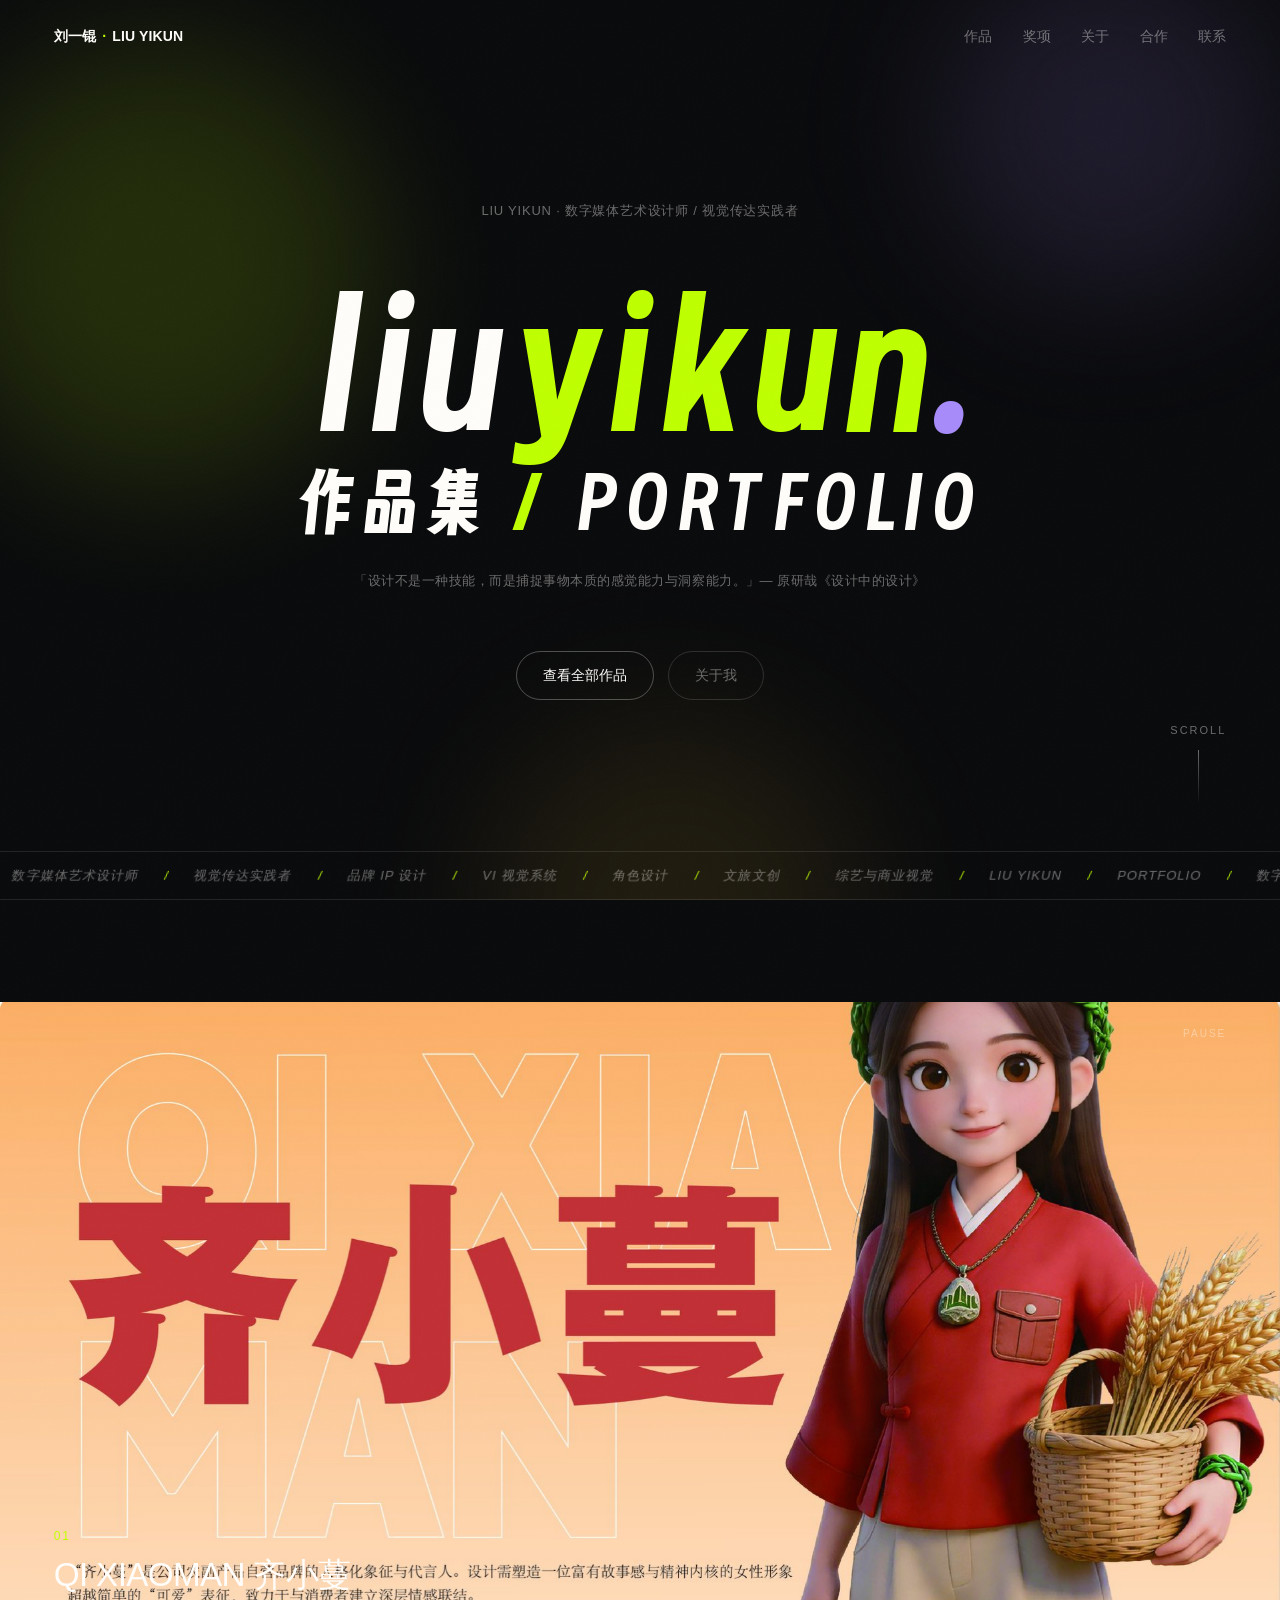
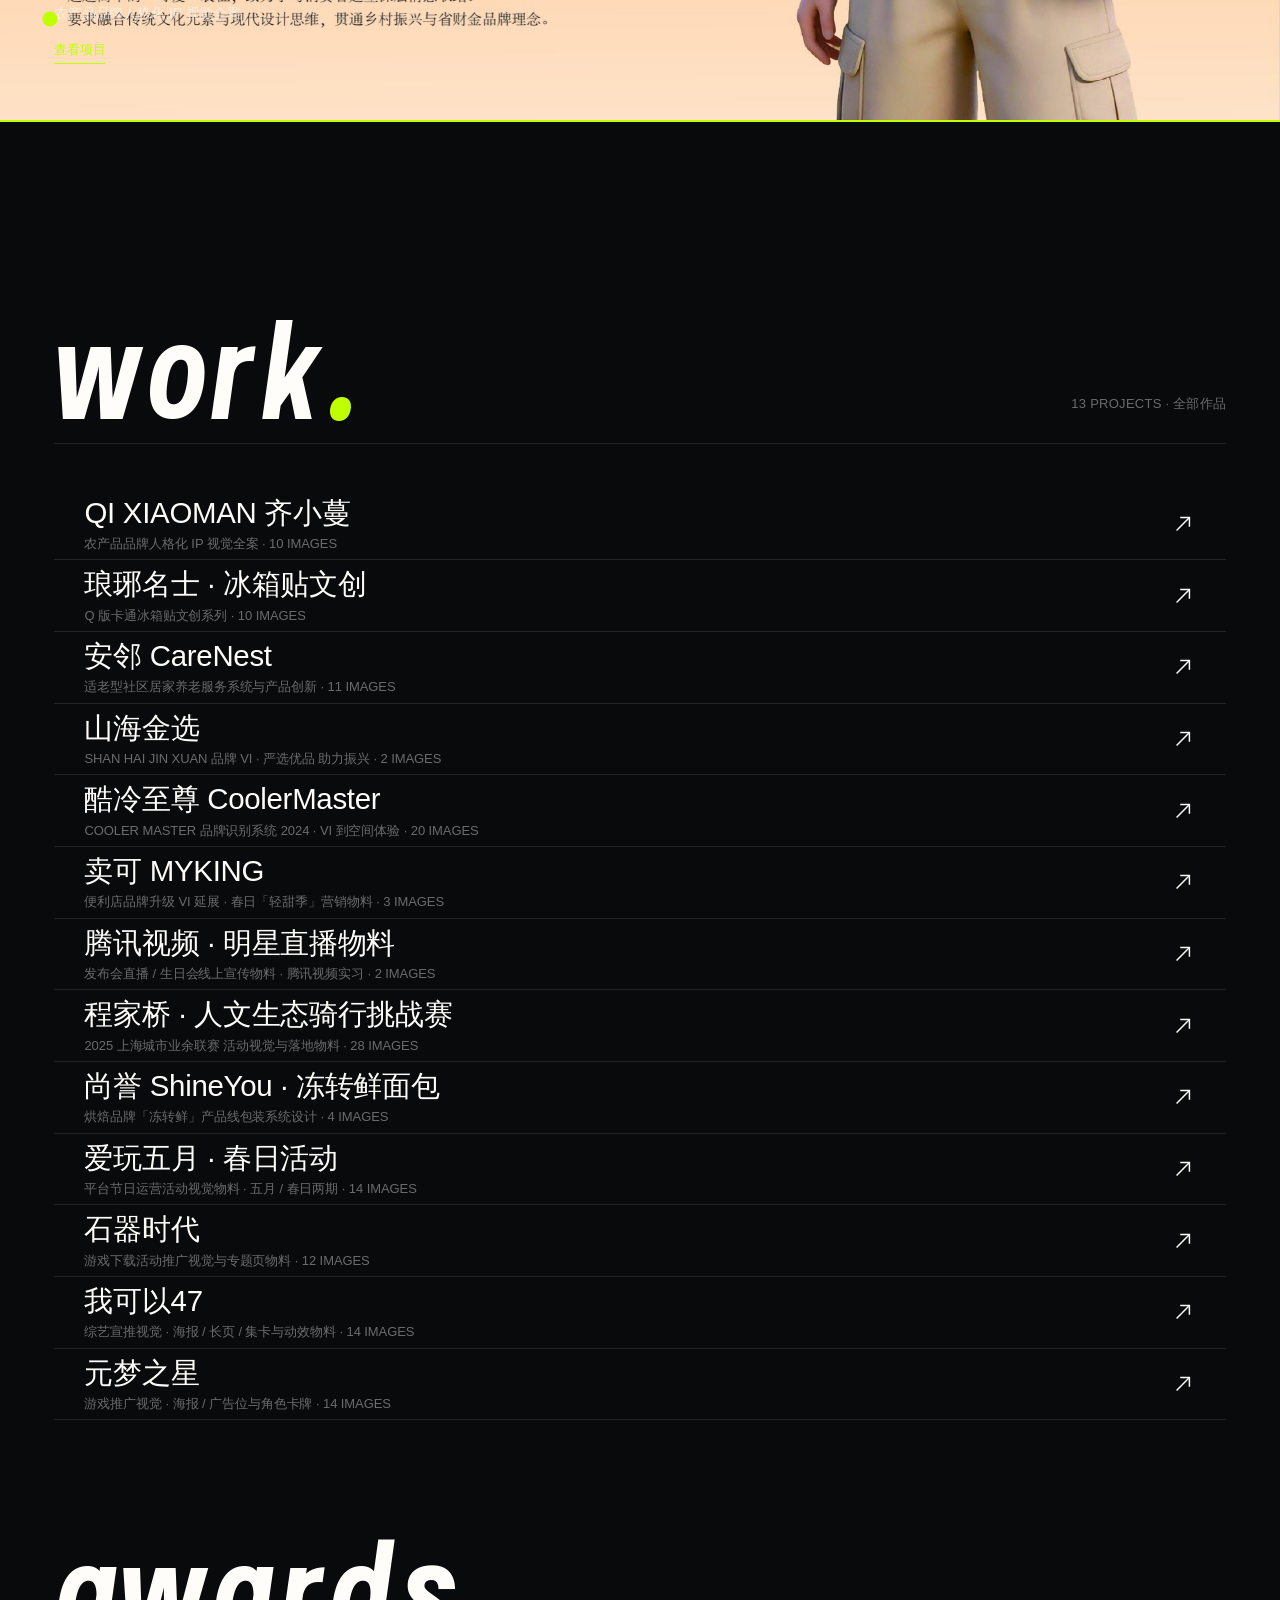
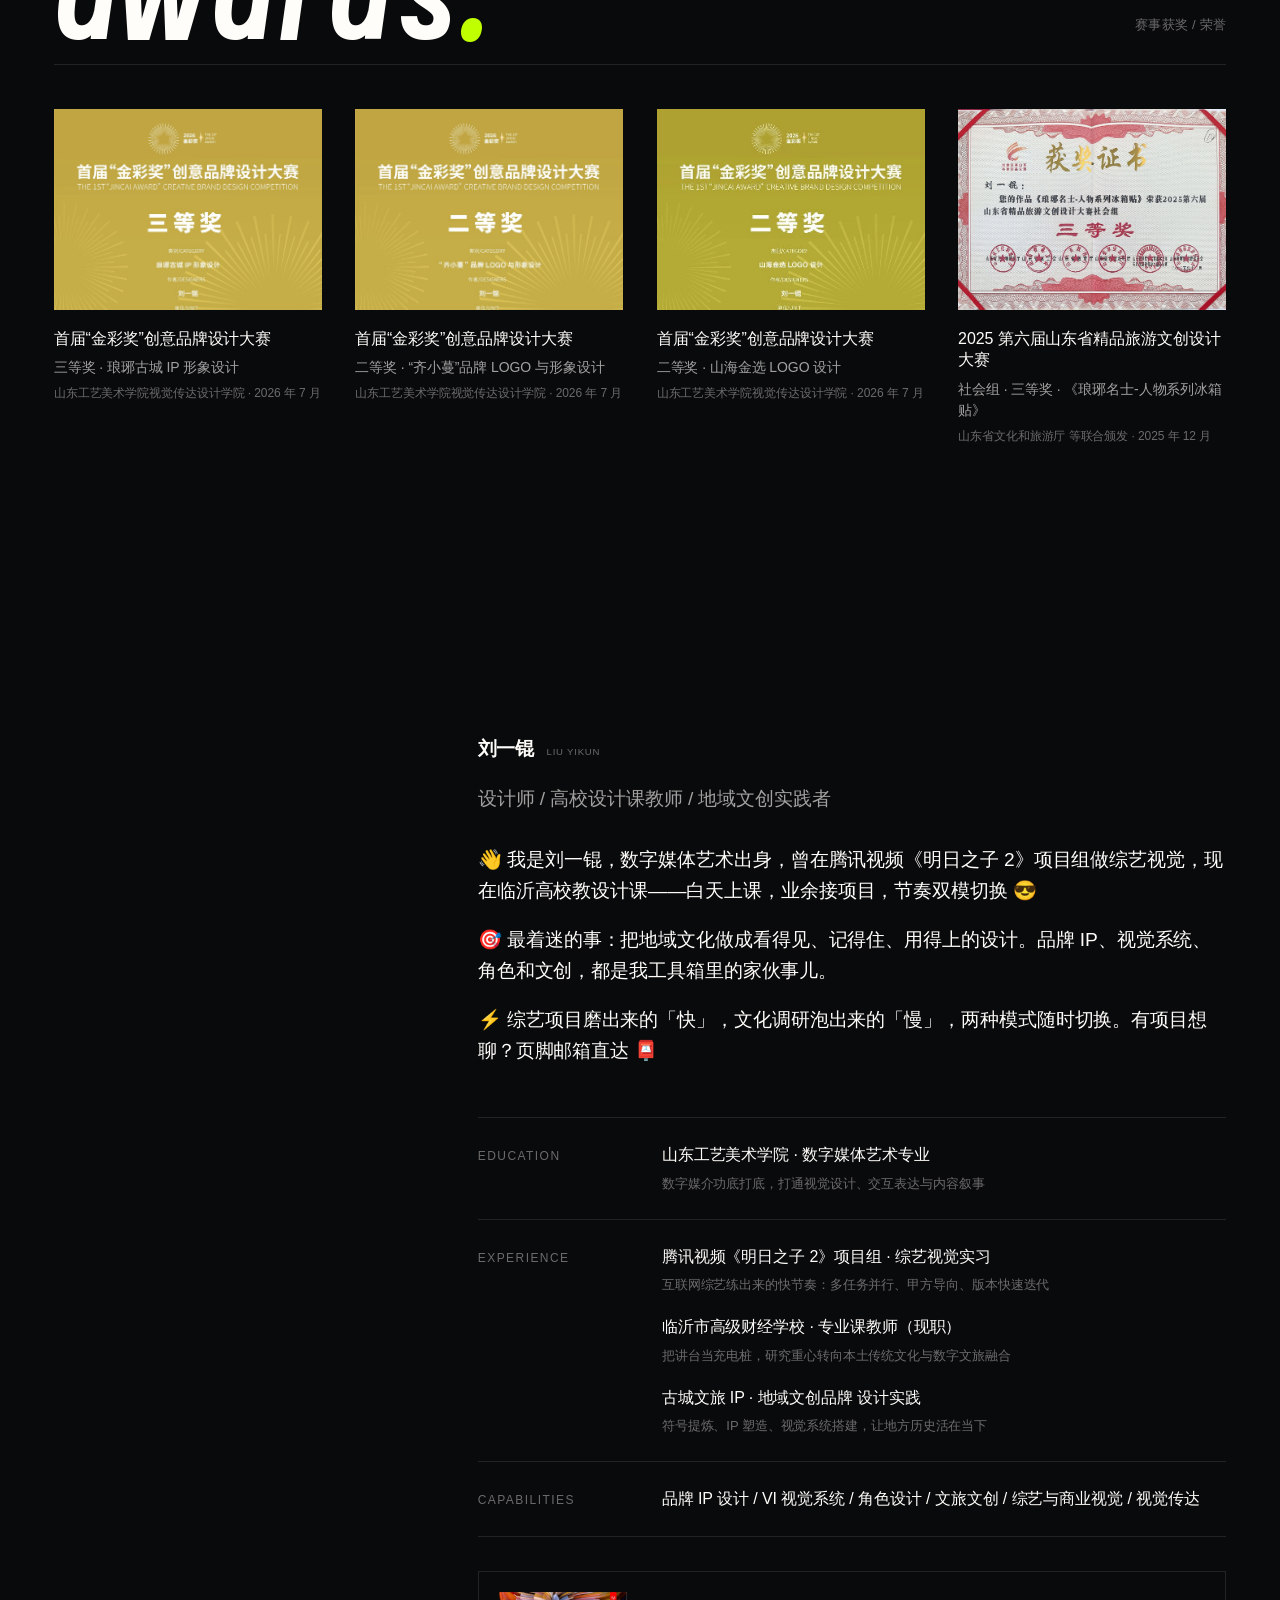
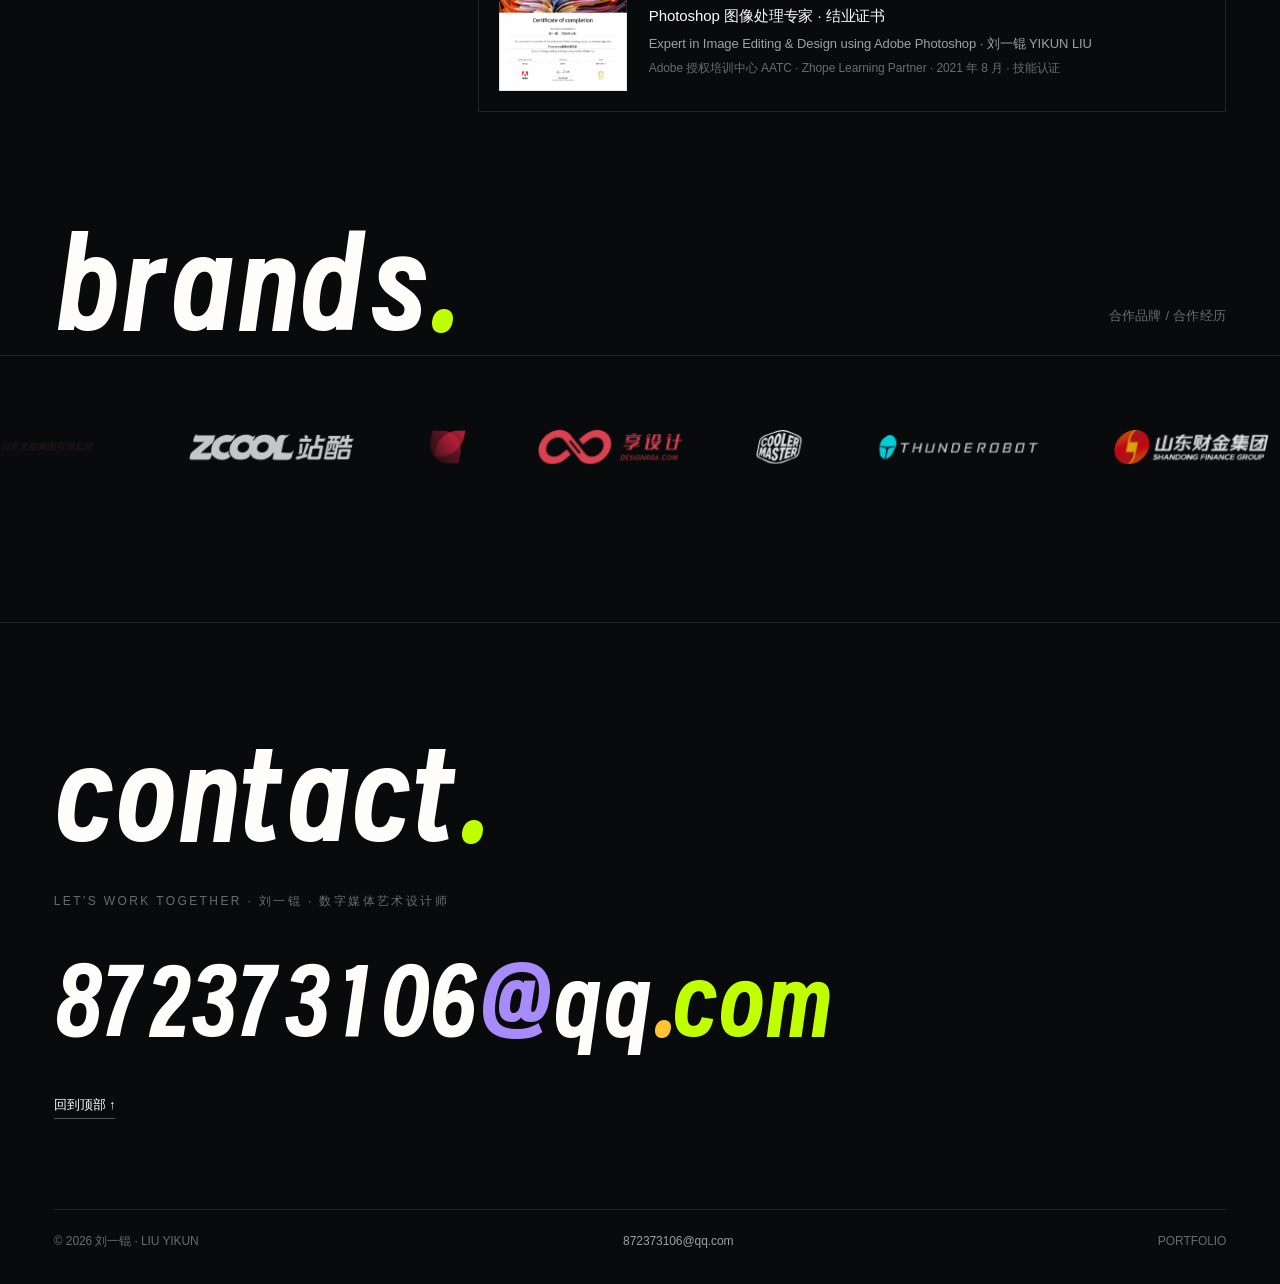
<file: index.html>
﻿<!DOCTYPE html>
<html lang="zh-CN">
<head>
<meta charset="UTF-8">
<meta name="viewport" content="width=device-width, initial-scale=1.0">
<meta name="theme-color" content="#090A0C">
<title>刘一锟 — 作品集 / PORTFOLIO</title>
<meta name="description" content="刘一锟 · LIU YIKUN — 数字媒体艺术设计师 / 视觉传达实践者。作品集：品牌 IP、VI 视觉系统、文旅文创与商业视觉。">
<link rel="preload" as="image" href="assets/images/qxm/qxm-kv.jpg">
<!-- 展示字体只有首页用得到，预取以消除巨型字标的换字闪烁 -->
<link rel="preload" as="font" type="font/ttf" crossorigin href="fonts/font-zh.ttf?v=20261104a">
<link rel="stylesheet" href="style.css?v=20261104a">
<script src="main.js?v=20261104a" defer></script>
</head>
<body class="page-home">

<header class="topbar" id="siteTop">
  <a class="brand" href="index.html">刘一锟<span class="dot">·</span>LIU YIKUN</a>
  <nav class="nav" aria-label="主导航">
      <a href="#works" data-spy>作品</a>
      <a href="#awards" data-spy>奖项</a>
      <a href="#profile" data-spy>关于</a>
      <a href="#collabs" data-spy>合作</a>
      <a href="#contact" data-spy>联系</a>
  </nav>
</header>

<main id="top">

  <section class="hero">
    <div class="hero-blobs" aria-hidden="true"><i></i><i></i><i></i></div>
    <div class="hero-inner wrap">
      <p class="kicker rv">LIU YIKUN · 数字媒体艺术设计师 / 视觉传达实践者</p>
      <h1 class="wordmark rv">liu<span class="wm-accent">yikun</span><span class="wm-dot">.</span></h1>
      <p class="wordmark-cn rv">作品集<span class="wm-sep">/</span>PORTFOLIO</p>
      <p class="claim-src rv">「设计不是一种技能，而是捕捉事物本质的感觉能力与洞察能力。」— 原研哉《设计中的设计》</p>
      <div class="hero-cta rv">
        <a class="btn-line" href="#works">查看全部作品</a>
        <a class="btn-line ghost" href="#profile">关于我</a>
      </div>
    </div>
    <div class="marquee" aria-hidden="true">
      <div class="marquee-track">
        <span class="mq-item">LIU YIKUN</span><span class="mq-sep">/</span>
        <span class="mq-item">PORTFOLIO</span><span class="mq-sep">/</span>
        <span class="mq-item">数字媒体艺术设计师</span><span class="mq-sep">/</span>
        <span class="mq-item">视觉传达实践者</span><span class="mq-sep">/</span>
        <span class="mq-item">品牌 IP 设计</span><span class="mq-sep">/</span>
        <span class="mq-item">VI 视觉系统</span><span class="mq-sep">/</span>
        <span class="mq-item">角色设计</span><span class="mq-sep">/</span>
        <span class="mq-item">文旅文创</span><span class="mq-sep">/</span>
        <span class="mq-item">综艺与商业视觉</span><span class="mq-sep">/</span>
      </div>
    </div>
    <span class="scroll-hint" aria-hidden="true">SCROLL<span class="sh-line"></span></span>
  </section>

  <section class="reel" id="reel" aria-label="代表作品轮播">
    <div class="reel-stage">
      <div class="reel-slider" id="reelSlider">
        <a class="reel-slide is-active" href="work-qi-xiaoman.html" aria-label="齐小蔓 · 农产品品牌人格化 IP 视觉全案 主视觉">
          <img src="assets/images/qxm/qxm-kv.jpg" alt="齐小蔓 · 农产品品牌人格化 IP 视觉全案 主视觉">
        </a>
        <a class="reel-slide" href="work-chengqiao.html" aria-label="程家桥 · 人文生态骑行挑战赛活动视觉">
          <img src="assets/images/chengqiao/kv-cover.jpg" alt="程家桥 · 人文生态骑行挑战赛活动视觉">
        </a>
        <a class="reel-slide" href="work-shanhai.html" aria-label="山海金选 · 品牌 VI 视觉系统 · 元素解析与组合规范">
          <img src="assets/images/shanhai/shanhai-hero.jpg" alt="山海金选 · 品牌 VI 视觉系统 · 元素解析与组合规范">
        </a>
        <a class="reel-slide" href="work-coolermaster.html" aria-label="酷冷至尊 · 品牌识别系统 2024">
          <img src="assets/images/coolermaster/vi/vi-01.jpg" alt="酷冷至尊 · 品牌识别系统 2024">
        </a>
        <a class="reel-slide" href="work-shineyou.html" aria-label="尚誉 ShineYou · 冻转鲜面包包装设计">
          <img src="assets/images/shineyou/shineyou-01.png" alt="尚誉 ShineYou · 冻转鲜面包包装设计">
        </a>
      </div>
      <!-- 液态水滴指示器：SVG gooey 滤镜（模糊+对比度阈值）实现 metaball 融合；
           鼠标进入轮播出现跟随光标的水滴，靠近指示水滴时相互吸引、拉丝、融合 -->
      <svg class="reel-goo-defs" width="0" height="0" aria-hidden="true" focusable="false">
        <defs>
          <filter id="goo">
            <feGaussianBlur in="SourceGraphic" stdDeviation="5" result="blur"/>
            <feColorMatrix in="blur" mode="matrix" values="1 0 0 0 0  0 1 0 0 0  0 0 1 0 0  0 0 0 19 -9" result="goo"/>
            <feComposite in="SourceGraphic" in2="goo" operator="atop"/>
          </filter>
        </defs>
      </svg>
      <svg class="reel-dropsvg" aria-hidden="true">
        <g class="reel-dropg" filter="url(#goo)">
          <circle class="drop-fx" r="7"></circle>
        </g>
      </svg>
      <div class="reel-dropbtns" role="tablist" aria-label="代表作品轮播，点击水滴切换展示">
          <button class="reel-dropbtn is-active" type="button" role="tab" aria-selected="true" aria-label="切换到 齐小蔓"></button>
          <button class="reel-dropbtn" type="button" role="tab" aria-selected="false" aria-label="切换到 程家桥"></button>
          <button class="reel-dropbtn" type="button" role="tab" aria-selected="false" aria-label="切换到 山海金选"></button>
          <button class="reel-dropbtn" type="button" role="tab" aria-selected="false" aria-label="切换到 酷冷至尊"></button>
          <button class="reel-dropbtn" type="button" role="tab" aria-selected="false" aria-label="切换到 尚誉 ShineYou"></button>
      </div>
      <span class="reel-line" aria-hidden="true"><span class="fill"></span></span>
      <a class="reel-caption" id="reelLink" href="work-qi-xiaoman.html" aria-label="查看当前项目详情页">
        <span class="rc-no">01</span>
        <span class="rc-name">QI XIAOMAN 齐小蔓</span>
        <span class="rc-desc">农产品品牌人格化 IP 视觉全案</span>
        <span class="rc-view">查看项目</span>
      </a>
    </div>
  </section>

  <section class="works wrap" id="works">
    <div class="sec-head rv">
      <h2 class="tt">work</h2>
      <p class="ts">13 PROJECTS · 全部作品</p>
    </div>
    <div class="work-list">
      <a class="work-row rv" data-thumb="assets/images/qxm/qxm-kv.jpg" href="work-qi-xiaoman.html">
        <span class="w-idx">01</span>
        <span class="w-body">
          <span class="w-name">QI XIAOMAN 齐小蔓</span>
          <span class="w-meta">农产品品牌人格化 IP 视觉全案 · 10 IMAGES</span>
        </span>
        <span class="w-arrow" aria-hidden="true">
          <svg viewBox="0 0 24 24" width="22" height="22" fill="none" stroke="currentColor" stroke-width="1.6"><path d="M5 19L19 5"/><path d="M9 5h10v10"/></svg>
          <svg viewBox="0 0 24 24" width="22" height="22" fill="none" stroke="currentColor" stroke-width="1.6"><path d="M5 19L19 5"/><path d="M9 5h10v10"/></svg>
        </span>
      </a>
      <a class="work-row rv" data-thumb="assets/images/langya/langya-03.jpg" href="work-langya.html">
        <span class="w-idx">02</span>
        <span class="w-body">
          <span class="w-name">琅琊名士 · 冰箱贴文创</span>
          <span class="w-meta">Q 版卡通冰箱贴文创系列 · 10 IMAGES</span>
        </span>
        <span class="w-arrow" aria-hidden="true">
          <svg viewBox="0 0 24 24" width="22" height="22" fill="none" stroke="currentColor" stroke-width="1.6"><path d="M5 19L19 5"/><path d="M9 5h10v10"/></svg>
          <svg viewBox="0 0 24 24" width="22" height="22" fill="none" stroke="currentColor" stroke-width="1.6"><path d="M5 19L19 5"/><path d="M9 5h10v10"/></svg>
        </span>
      </a>
      <a class="work-row rv" data-thumb="assets/images/anlin/anlin-01.jpg" href="work-anlin.html">
        <span class="w-idx">03</span>
        <span class="w-body">
          <span class="w-name">安邻 CareNest</span>
          <span class="w-meta">适老型社区居家养老服务系统与产品创新 · 11 IMAGES</span>
        </span>
        <span class="w-arrow" aria-hidden="true">
          <svg viewBox="0 0 24 24" width="22" height="22" fill="none" stroke="currentColor" stroke-width="1.6"><path d="M5 19L19 5"/><path d="M9 5h10v10"/></svg>
          <svg viewBox="0 0 24 24" width="22" height="22" fill="none" stroke="currentColor" stroke-width="1.6"><path d="M5 19L19 5"/><path d="M9 5h10v10"/></svg>
        </span>
      </a>
      <a class="work-row rv" data-thumb="assets/images/shanhai/shanhai-01.jpg" href="work-shanhai.html">
        <span class="w-idx">04</span>
        <span class="w-body">
          <span class="w-name">山海金选</span>
          <span class="w-meta">SHAN HAI JIN XUAN 品牌 VI · 严选优品 助力振兴 · 2 IMAGES</span>
        </span>
        <span class="w-arrow" aria-hidden="true">
          <svg viewBox="0 0 24 24" width="22" height="22" fill="none" stroke="currentColor" stroke-width="1.6"><path d="M5 19L19 5"/><path d="M9 5h10v10"/></svg>
          <svg viewBox="0 0 24 24" width="22" height="22" fill="none" stroke="currentColor" stroke-width="1.6"><path d="M5 19L19 5"/><path d="M9 5h10v10"/></svg>
        </span>
      </a>
      <a class="work-row rv" data-thumb="assets/images/coolermaster/vi/vi-01.jpg" href="work-coolermaster.html">
        <span class="w-idx">05</span>
        <span class="w-body">
          <span class="w-name">酷冷至尊 CoolerMaster</span>
          <span class="w-meta">COOLER MASTER 品牌识别系统 2024 · VI 到空间体验 · 20 IMAGES</span>
        </span>
        <span class="w-arrow" aria-hidden="true">
          <svg viewBox="0 0 24 24" width="22" height="22" fill="none" stroke="currentColor" stroke-width="1.6"><path d="M5 19L19 5"/><path d="M9 5h10v10"/></svg>
          <svg viewBox="0 0 24 24" width="22" height="22" fill="none" stroke="currentColor" stroke-width="1.6"><path d="M5 19L19 5"/><path d="M9 5h10v10"/></svg>
        </span>
      </a>
      <a class="work-row rv" data-thumb="assets/images/myking/myking-01.jpg" href="work-myking.html">
        <span class="w-idx">06</span>
        <span class="w-body">
          <span class="w-name">卖可 MYKING</span>
          <span class="w-meta">便利店品牌升级 VI 延展 · 春日「轻甜季」营销物料 · 3 IMAGES</span>
        </span>
        <span class="w-arrow" aria-hidden="true">
          <svg viewBox="0 0 24 24" width="22" height="22" fill="none" stroke="currentColor" stroke-width="1.6"><path d="M5 19L19 5"/><path d="M9 5h10v10"/></svg>
          <svg viewBox="0 0 24 24" width="22" height="22" fill="none" stroke="currentColor" stroke-width="1.6"><path d="M5 19L19 5"/><path d="M9 5h10v10"/></svg>
        </span>
      </a>
      <a class="work-row rv" data-thumb="assets/images/tencent/tencent-01.jpg" href="work-tencent.html">
        <span class="w-idx">07</span>
        <span class="w-body">
          <span class="w-name">腾讯视频 · 明星直播物料</span>
          <span class="w-meta">发布会直播 / 生日会线上宣传物料 · 腾讯视频实习 · 2 IMAGES</span>
        </span>
        <span class="w-arrow" aria-hidden="true">
          <svg viewBox="0 0 24 24" width="22" height="22" fill="none" stroke="currentColor" stroke-width="1.6"><path d="M5 19L19 5"/><path d="M9 5h10v10"/></svg>
          <svg viewBox="0 0 24 24" width="22" height="22" fill="none" stroke="currentColor" stroke-width="1.6"><path d="M5 19L19 5"/><path d="M9 5h10v10"/></svg>
        </span>
      </a>
      <a class="work-row rv" data-thumb="assets/images/chengqiao/kv-cover.jpg" href="work-chengqiao.html">
        <span class="w-idx">08</span>
        <span class="w-body">
          <span class="w-name">程家桥 · 人文生态骑行挑战赛</span>
          <span class="w-meta">2025 上海城市业余联赛 活动视觉与落地物料 · 28 IMAGES</span>
        </span>
        <span class="w-arrow" aria-hidden="true">
          <svg viewBox="0 0 24 24" width="22" height="22" fill="none" stroke="currentColor" stroke-width="1.6"><path d="M5 19L19 5"/><path d="M9 5h10v10"/></svg>
          <svg viewBox="0 0 24 24" width="22" height="22" fill="none" stroke="currentColor" stroke-width="1.6"><path d="M5 19L19 5"/><path d="M9 5h10v10"/></svg>
        </span>
      </a>
      <a class="work-row rv" data-thumb="assets/images/shineyou/shineyou-01.png" href="work-shineyou.html">
        <span class="w-idx">09</span>
        <span class="w-body">
          <span class="w-name">尚誉 ShineYou · 冻转鲜面包</span>
          <span class="w-meta">烘焙品牌「冻转鲜」产品线包装系统设计 · 4 IMAGES</span>
        </span>
        <span class="w-arrow" aria-hidden="true">
          <svg viewBox="0 0 24 24" width="22" height="22" fill="none" stroke="currentColor" stroke-width="1.6"><path d="M5 19L19 5"/><path d="M9 5h10v10"/></svg>
          <svg viewBox="0 0 24 24" width="22" height="22" fill="none" stroke="currentColor" stroke-width="1.6"><path d="M5 19L19 5"/><path d="M9 5h10v10"/></svg>
        </span>
      </a>
      <a class="work-row rv" data-thumb="assets/images/aiwan/aiwan-01.webp" href="work-aiwan.html">
        <span class="w-idx">10</span>
        <span class="w-body">
          <span class="w-name">爱玩五月 · 春日活动</span>
          <span class="w-meta">平台节日运营活动视觉物料 · 五月 / 春日两期 · 14 IMAGES</span>
        </span>
        <span class="w-arrow" aria-hidden="true">
          <svg viewBox="0 0 24 24" width="22" height="22" fill="none" stroke="currentColor" stroke-width="1.6"><path d="M5 19L19 5"/><path d="M9 5h10v10"/></svg>
          <svg viewBox="0 0 24 24" width="22" height="22" fill="none" stroke="currentColor" stroke-width="1.6"><path d="M5 19L19 5"/><path d="M9 5h10v10"/></svg>
        </span>
      </a>
      <a class="work-row rv" data-thumb="assets/images/shizai/shizai-01.webp" href="work-shizai.html">
        <span class="w-idx">11</span>
        <span class="w-body">
          <span class="w-name">石器时代</span>
          <span class="w-meta">游戏下载活动推广视觉与专题页物料 · 12 IMAGES</span>
        </span>
        <span class="w-arrow" aria-hidden="true">
          <svg viewBox="0 0 24 24" width="22" height="22" fill="none" stroke="currentColor" stroke-width="1.6"><path d="M5 19L19 5"/><path d="M9 5h10v10"/></svg>
          <svg viewBox="0 0 24 24" width="22" height="22" fill="none" stroke="currentColor" stroke-width="1.6"><path d="M5 19L19 5"/><path d="M9 5h10v10"/></svg>
        </span>
      </a>
      <a class="work-row rv" data-thumb="assets/images/wk47/wk47-01.webp" href="work-wk47.html">
        <span class="w-idx">12</span>
        <span class="w-body">
          <span class="w-name">我可以47</span>
          <span class="w-meta">综艺宣推视觉 · 海报 / 长页 / 集卡与动效物料 · 14 IMAGES</span>
        </span>
        <span class="w-arrow" aria-hidden="true">
          <svg viewBox="0 0 24 24" width="22" height="22" fill="none" stroke="currentColor" stroke-width="1.6"><path d="M5 19L19 5"/><path d="M9 5h10v10"/></svg>
          <svg viewBox="0 0 24 24" width="22" height="22" fill="none" stroke="currentColor" stroke-width="1.6"><path d="M5 19L19 5"/><path d="M9 5h10v10"/></svg>
        </span>
      </a>
      <a class="work-row rv" data-thumb="assets/images/yuanmeng/yuanmeng-01.webp" href="work-yuanmeng.html">
        <span class="w-idx">13</span>
        <span class="w-body">
          <span class="w-name">元梦之星</span>
          <span class="w-meta">游戏推广视觉 · 海报 / 广告位与角色卡牌 · 14 IMAGES</span>
        </span>
        <span class="w-arrow" aria-hidden="true">
          <svg viewBox="0 0 24 24" width="22" height="22" fill="none" stroke="currentColor" stroke-width="1.6"><path d="M5 19L19 5"/><path d="M9 5h10v10"/></svg>
          <svg viewBox="0 0 24 24" width="22" height="22" fill="none" stroke="currentColor" stroke-width="1.6"><path d="M5 19L19 5"/><path d="M9 5h10v10"/></svg>
        </span>
      </a>
    </div>
  </section>

  <section class="awards wrap" id="awards">
    <div class="sec-head rv">
      <h2 class="tt">awards</h2>
      <p class="ts">赛事获奖 / 荣誉</p>
    </div>
    <div class="awards-grid">
      <article class="award rv">
        <div class="award-img"><img src="assets/images/award-01.jpg" alt="首届金彩奖创意品牌设计大赛 三等奖 琅琊古城IP形象设计 获奖证书" loading="lazy"></div>
        <p class="t1">首届“金彩奖”创意品牌设计大赛</p>
        <p class="t2">三等奖 · 琅琊古城 IP 形象设计</p>
        <p class="t3">山东工艺美术学院视觉传达设计学院 · 2026 年 7 月</p>
      </article>
      <article class="award rv">
        <div class="award-img"><img src="assets/images/award-02.jpg" alt="首届金彩奖创意品牌设计大赛 二等奖 齐小蔓品牌LOGO与形象设计 获奖证书" loading="lazy"></div>
        <p class="t1">首届“金彩奖”创意品牌设计大赛</p>
        <p class="t2">二等奖 · “齐小蔓”品牌 LOGO 与形象设计</p>
        <p class="t3">山东工艺美术学院视觉传达设计学院 · 2026 年 7 月</p>
      </article>
      <article class="award rv">
        <div class="award-img"><img src="assets/images/award-03.jpg" alt="首届金彩奖创意品牌设计大赛 二等奖 山海金选LOGO设计 获奖证书" loading="lazy"></div>
        <p class="t1">首届“金彩奖”创意品牌设计大赛</p>
        <p class="t2">二等奖 · 山海金选 LOGO 设计</p>
        <p class="t3">山东工艺美术学院视觉传达设计学院 · 2026 年 7 月</p>
      </article>
      <article class="award rv">
        <div class="award-img"><img src="assets/images/cert-scan-01.jpg" alt="2025第六届山东省精品旅游文创设计大赛 社会组三等奖 琅琊名士人物系列冰箱贴 获奖证书扫描版" loading="lazy"></div>
        <p class="t1">2025 第六届山东省精品旅游文创设计大赛</p>
        <p class="t2">社会组 · 三等奖 · 《琅琊名士-人物系列冰箱贴》</p>
        <p class="t3">山东省文化和旅游厅 等联合颁发 · 2025 年 12 月</p>
      </article>
    </div>
  </section>

  <section class="about wrap" id="profile">
    <div class="sec-head rv">
      <h2 class="tt">about</h2>
      <p class="ts">关于我 / PROFILE</p>
    </div>
    <div class="about-grid">
      <div class="about-face rv">
        <img src="assets/images/portrait.jpg" alt="刘一锟" loading="lazy">
      </div>
      <div class="about-body rv">
        <p class="about-name">刘一锟 <span>LIU YIKUN</span></p>
        <p class="about-role">设计师 / 高校设计课教师 / 地域文创实践者</p>
        <p>👋 我是刘一锟，数字媒体艺术出身，曾在腾讯视频《明日之子 2》项目组做综艺视觉，现在临沂高校教设计课——白天上课，业余接项目，节奏双模切换 😎</p>
        <p>🎯 最着迷的事：把地域文化做成看得见、记得住、用得上的设计。品牌 IP、视觉系统、角色和文创，都是我工具箱里的家伙事儿。</p>
        <p>⚡ 综艺项目磨出来的「快」，文化调研泡出来的「慢」，两种模式随时切换。有项目想聊？页脚邮箱直达 📮</p>
        <dl class="about-dl">
          <div class="row"><dt>EDUCATION</dt><dd>山东工艺美术学院 · 数字媒体艺术专业<span class="t">数字媒介功底打底，打通视觉设计、交互表达与内容叙事</span></dd></div>
          <div class="row"><dt>EXPERIENCE</dt><dd>
            <span class="job">腾讯视频《明日之子 2》项目组 · 综艺视觉实习<i>互联网综艺练出来的快节奏：多任务并行、甲方导向、版本快速迭代</i></span>
            <span class="job">临沂市高级财经学校 · 专业课教师（现职）<i>把讲台当充电桩，研究重心转向本土传统文化与数字文旅融合</i></span>
            <span class="job">古城文旅 IP · 地域文创品牌 设计实践<i>符号提炼、IP 塑造、视觉系统搭建，让地方历史活在当下</i></span>
          </dd></div>
          <div class="row"><dt>CAPABILITIES</dt><dd>品牌 IP 设计 / VI 视觉系统 / 角色设计 / 文旅文创 / 综艺与商业视觉 / 视觉传达</dd></div>
        </dl>
        <div class="cert-inline">
          <img src="assets/images/certificate-ps.jpg" alt="Adobe Photoshop 图像处理专家 结业证书 2021.08" loading="lazy">
          <div class="ci-body">
            <p class="ci-t">Photoshop 图像处理专家 · 结业证书</p>
            <p class="ci-d">Expert in Image Editing &amp; Design using Adobe Photoshop · 刘一锟 YIKUN LIU</p>
            <p class="ci-m">Adobe 授权培训中心 AATC · Zhope Learning Partner · 2021 年 8 月 · 技能认证</p>
          </div>
        </div>
      </div>
    </div>
  </section>

  <section class="brands" id="collabs">
    <div class="wrap sec-head rv">
      <h2 class="tt">brands</h2>
      <p class="ts">合作品牌 / 合作经历</p>
    </div>
    <div class="logo-marquee rv">
      <div class="logo-track">
        <div class="logo-group">
            <div class="brand"><img src="assets/images/brands/tencent-video.svg" alt="腾讯视频"></div>
            <div class="brand"><img src="assets/images/brands/sd-wenlv.png" alt="山东文旅"></div>
            <div class="brand"><img src="assets/images/brands/zcool.svg" alt="站酷"></div>
            <div class="brand"><img src="assets/images/brands/huaban.svg" alt="花瓣"></div>
            <div class="brand"><img src="assets/images/brands/xiangsheji.png" alt="享设计"></div>
            <div class="brand"><img src="assets/images/brands/cooler-master.svg" alt="酷冷至尊"></div>
            <div class="brand"><img src="assets/images/brands/thunderobot.png" alt="雷神"></div>
            <div class="brand"><img src="assets/images/brands/sd-caijin-group-t.png" alt="山东财金集团"></div>
            <div class="brand"><img src="assets/images/brands/proartist-yajun-t.png" alt="雅浚"></div>
        </div>
        <div class="logo-group" aria-hidden="true">
            <div class="brand"><img src="assets/images/brands/tencent-video.svg" alt="腾讯视频"></div>
            <div class="brand"><img src="assets/images/brands/sd-wenlv.png" alt="山东文旅"></div>
            <div class="brand"><img src="assets/images/brands/zcool.svg" alt="站酷"></div>
            <div class="brand"><img src="assets/images/brands/huaban.svg" alt="花瓣"></div>
            <div class="brand"><img src="assets/images/brands/xiangsheji.png" alt="享设计"></div>
            <div class="brand"><img src="assets/images/brands/cooler-master.svg" alt="酷冷至尊"></div>
            <div class="brand"><img src="assets/images/brands/thunderobot.png" alt="雷神"></div>
            <div class="brand"><img src="assets/images/brands/sd-caijin-group-t.png" alt="山东财金集团"></div>
            <div class="brand"><img src="assets/images/brands/proartist-yajun-t.png" alt="雅浚"></div>
        </div>
      </div>
    </div>
  </section>

  <footer class="contact" id="contact">
    <div class="wrap contact-inner">
      <h2 class="tt ct-tt rv">contact</h2>
      <p class="ct-kicker rv">LET'S WORK TOGETHER · 刘一锟 · 数字媒体艺术设计师</p>
      <p class="ct-mail-giant rv"><a href="mailto:872373106@qq.com"><span>872373106</span><span class="cm-at">@</span><span>qq</span><span class="cm-dot">.</span><span class="cm-com">com</span></a></p>
      <a class="ct-top rv" href="#top">回到顶部 ↑</a>
      <div class="ct-bar">
        <span>© <span id="year"></span> 刘一锟 · LIU YIKUN</span>
        <span><a href="mailto:872373106@qq.com">872373106@qq.com</a></span>
        <span>PORTFOLIO</span>
      </div>
    </div>
  </footer>

</main>

<!-- 作品列表悬停缩略图预览：body 直属 fixed 元素，跟随鼠标并钳制在视口内，不拦截指针事件 -->
<span class="wk-preview" id="wkPreview" aria-hidden="true"><img alt="" decoding="async"></span>

<script>window.REEL_COPY = [
  {
    "no": "01",
    "name": "QI XIAOMAN 齐小蔓",
    "desc": "农产品品牌人格化 IP 视觉全案",
    "href": "work-qi-xiaoman.html"
  },
  {
    "no": "02",
    "name": "程家桥 · 人文生态骑行挑战赛",
    "desc": "2025 上海城市业余联赛 活动视觉与落地物料",
    "href": "work-chengqiao.html"
  },
  {
    "no": "03",
    "name": "山海金选",
    "desc": "SHAN HAI JIN XUAN 品牌 VI",
    "href": "work-shanhai.html"
  },
  {
    "no": "04",
    "name": "酷冷至尊 CoolerMaster",
    "desc": "COOLER MASTER 品牌识别系统 2024",
    "href": "work-coolermaster.html"
  },
  {
    "no": "05",
    "name": "尚誉 ShineYou · 冻转鲜面包",
    "desc": "烘焙品牌「冻转鲜」产品线包装系统设计",
    "href": "work-shineyou.html"
  }
];</script>
</body>
</html>
</file>
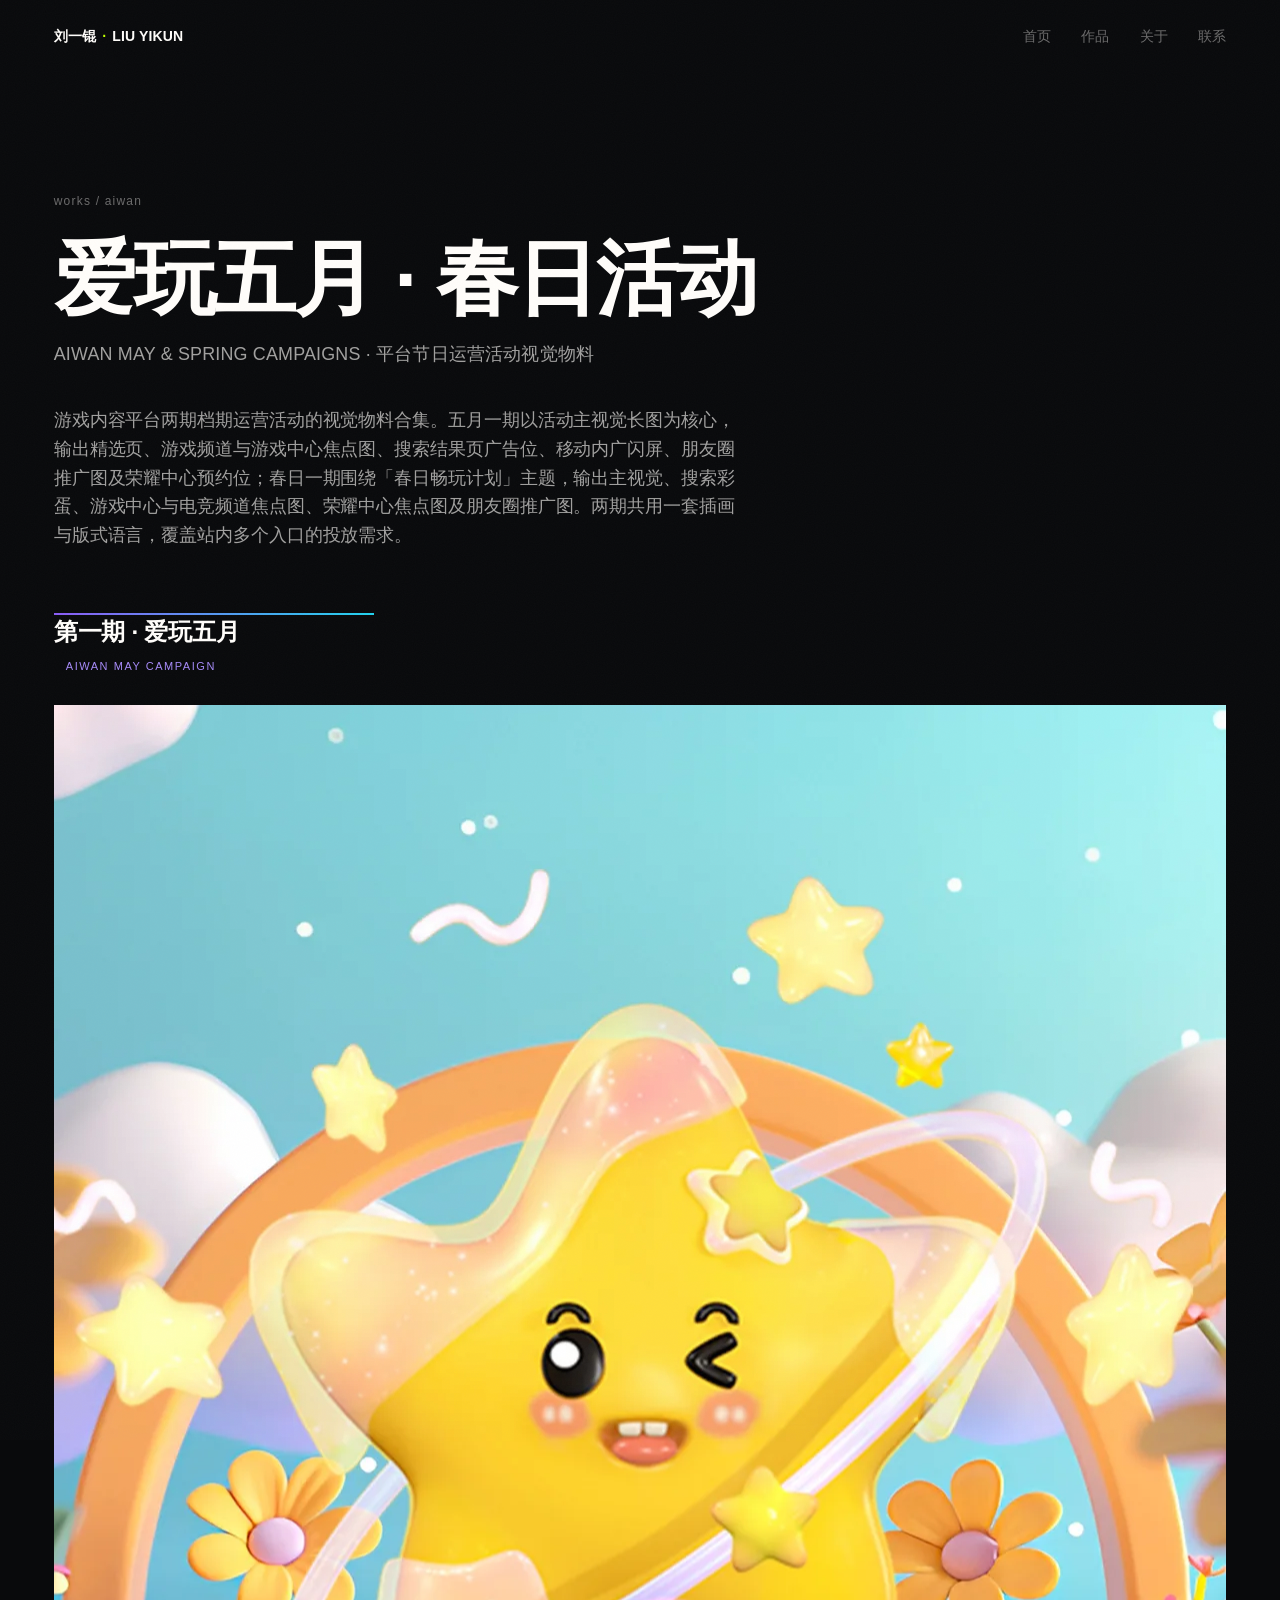
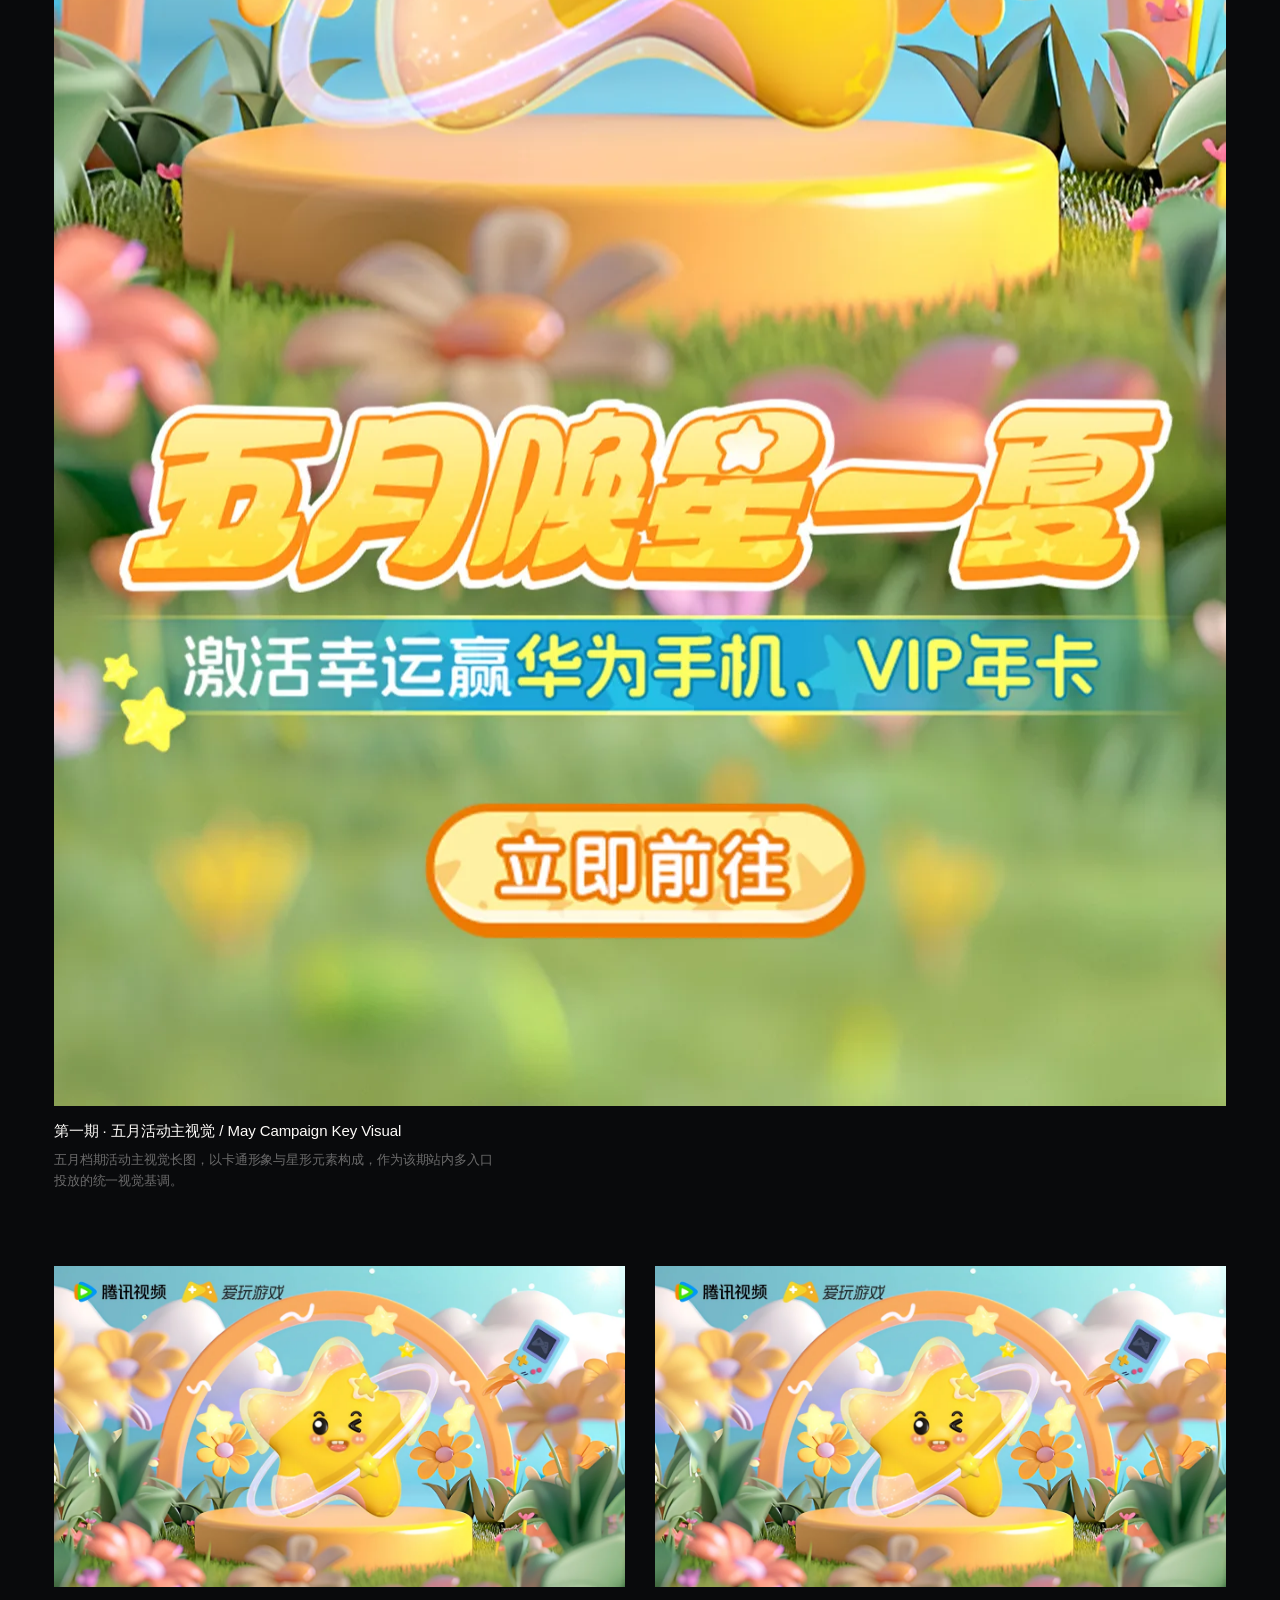
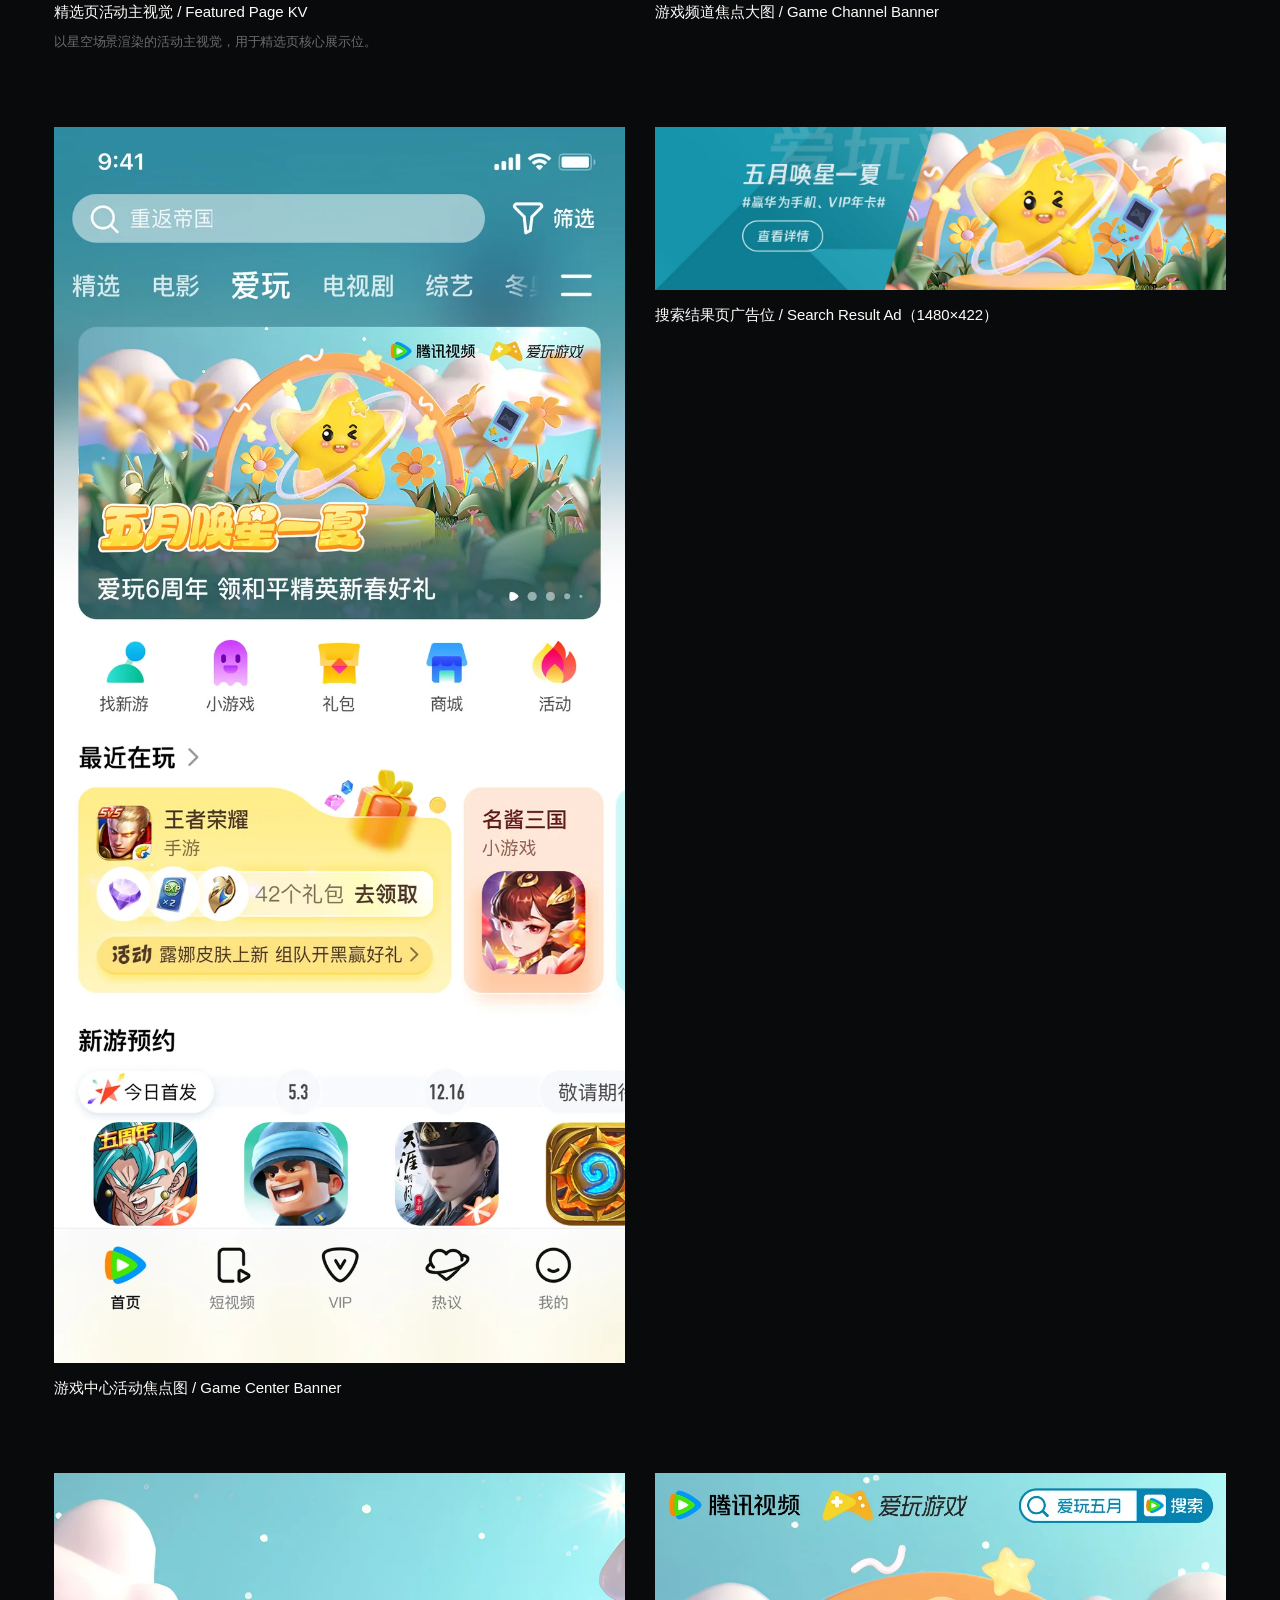
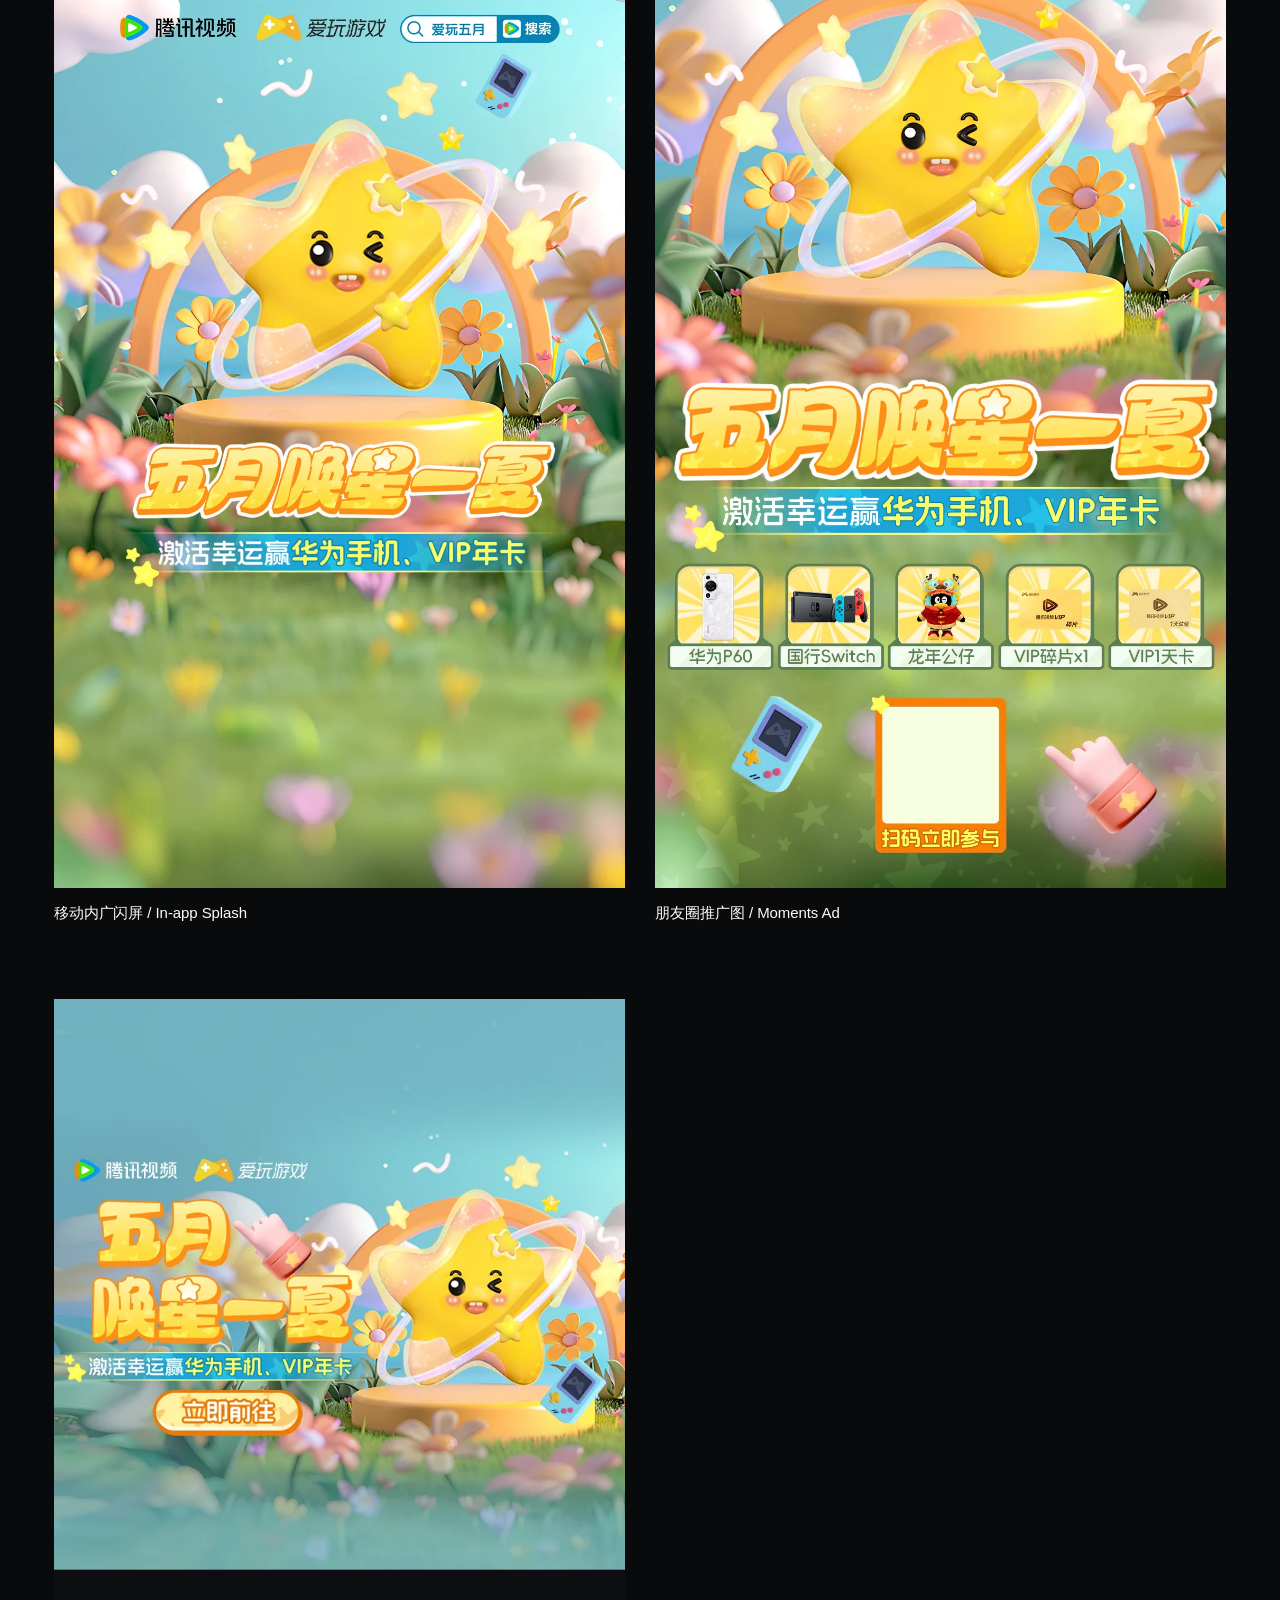
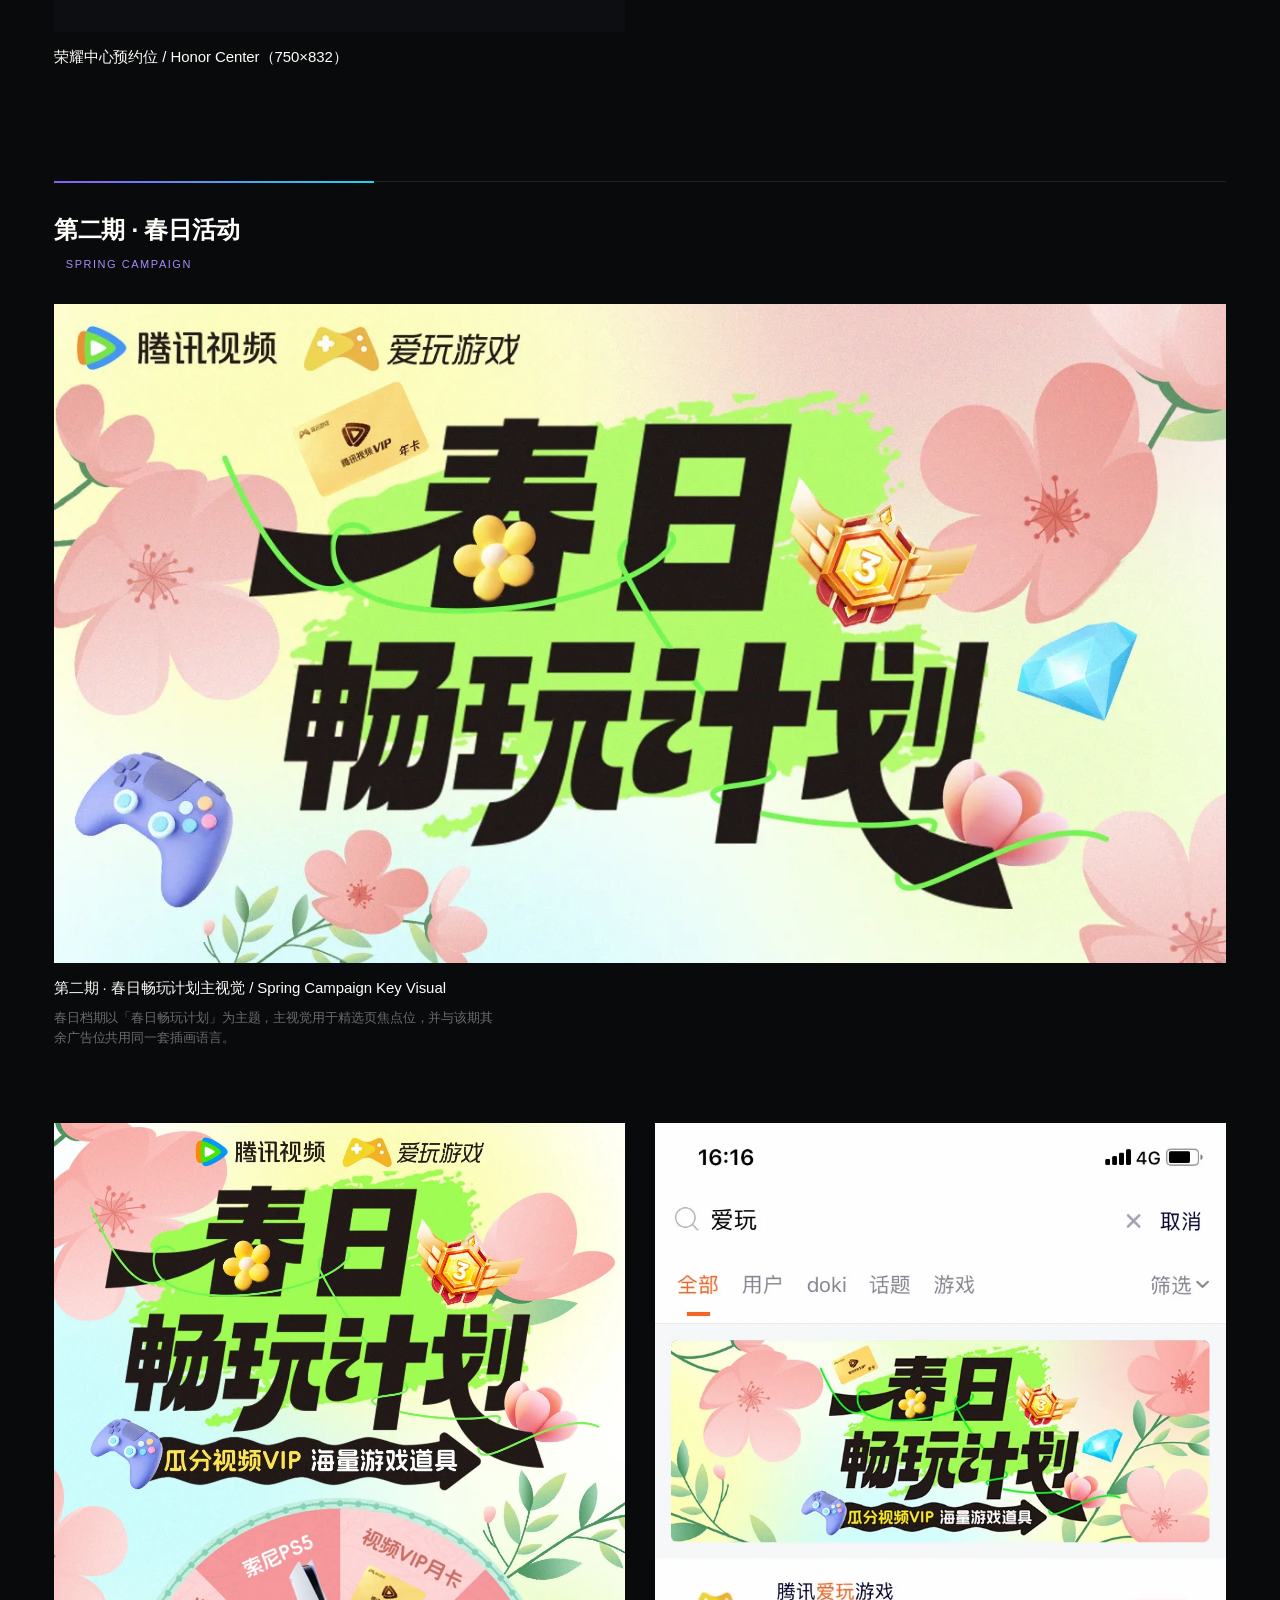
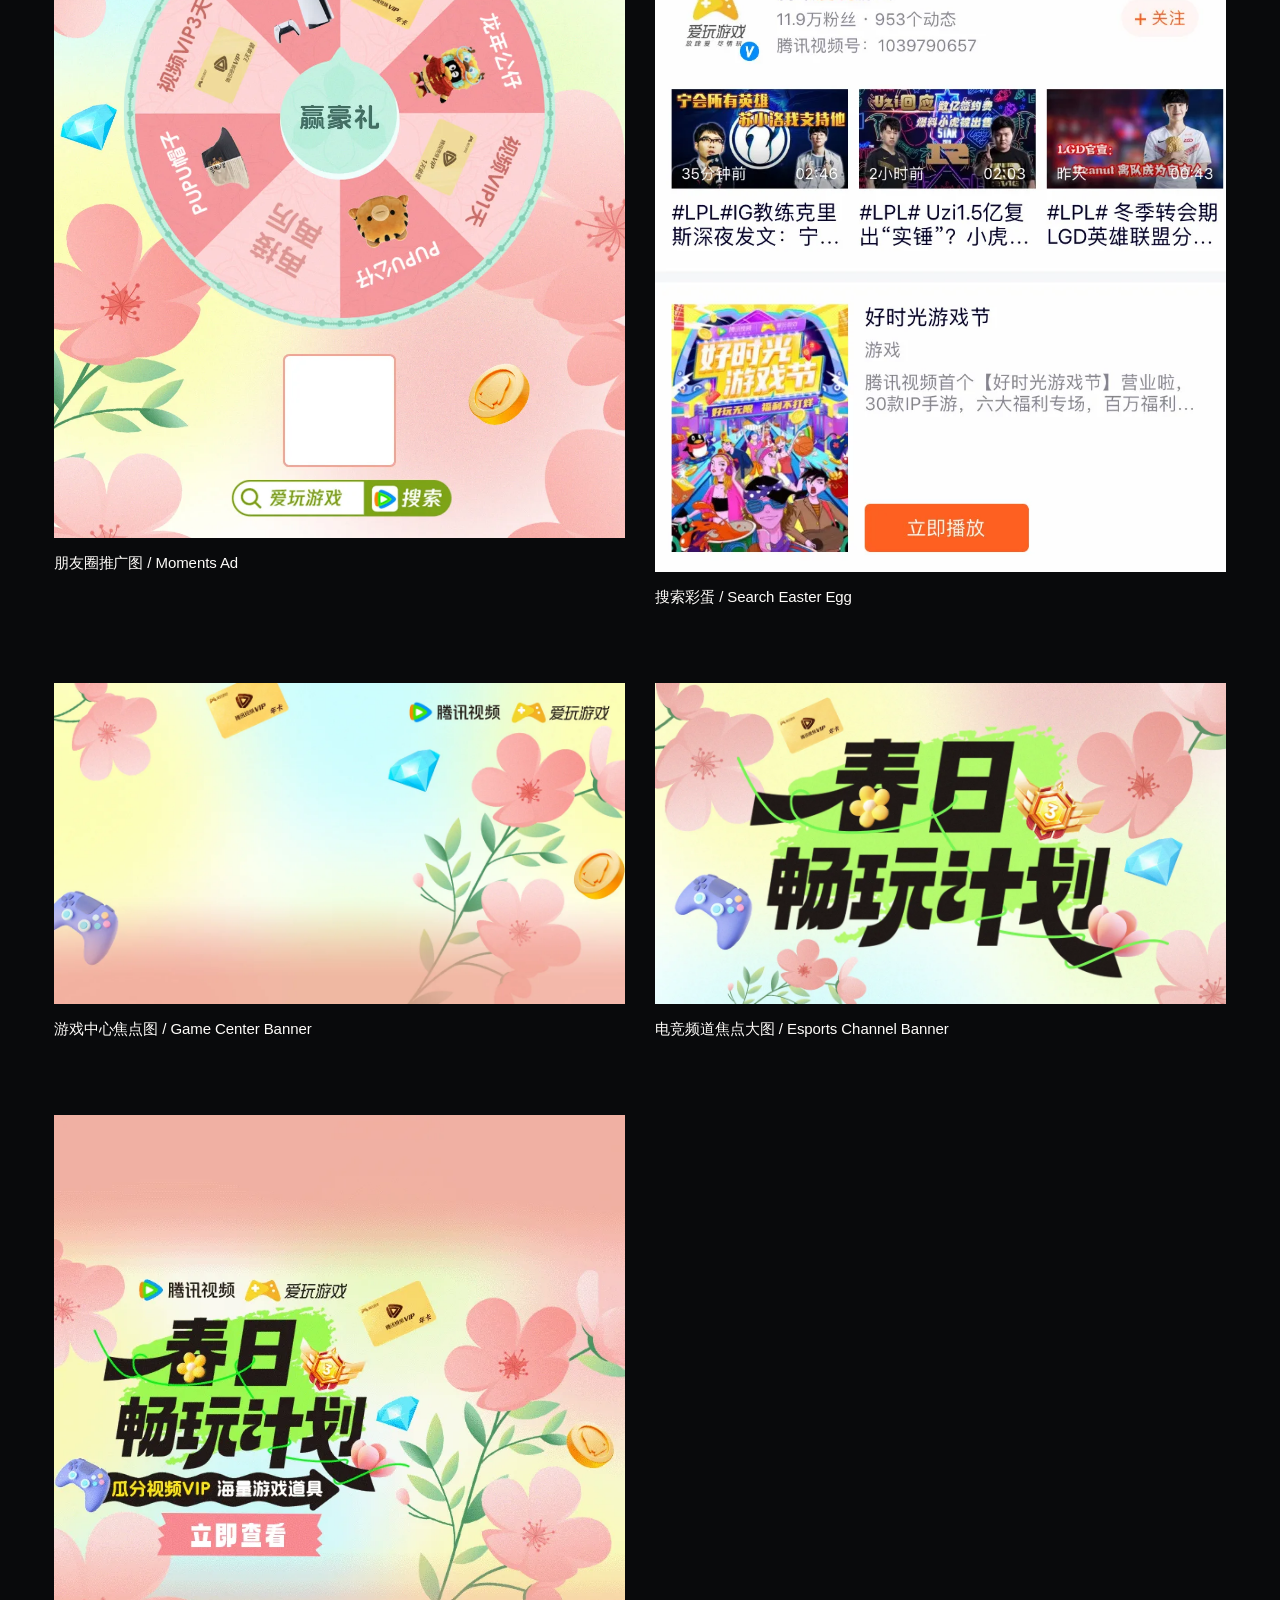
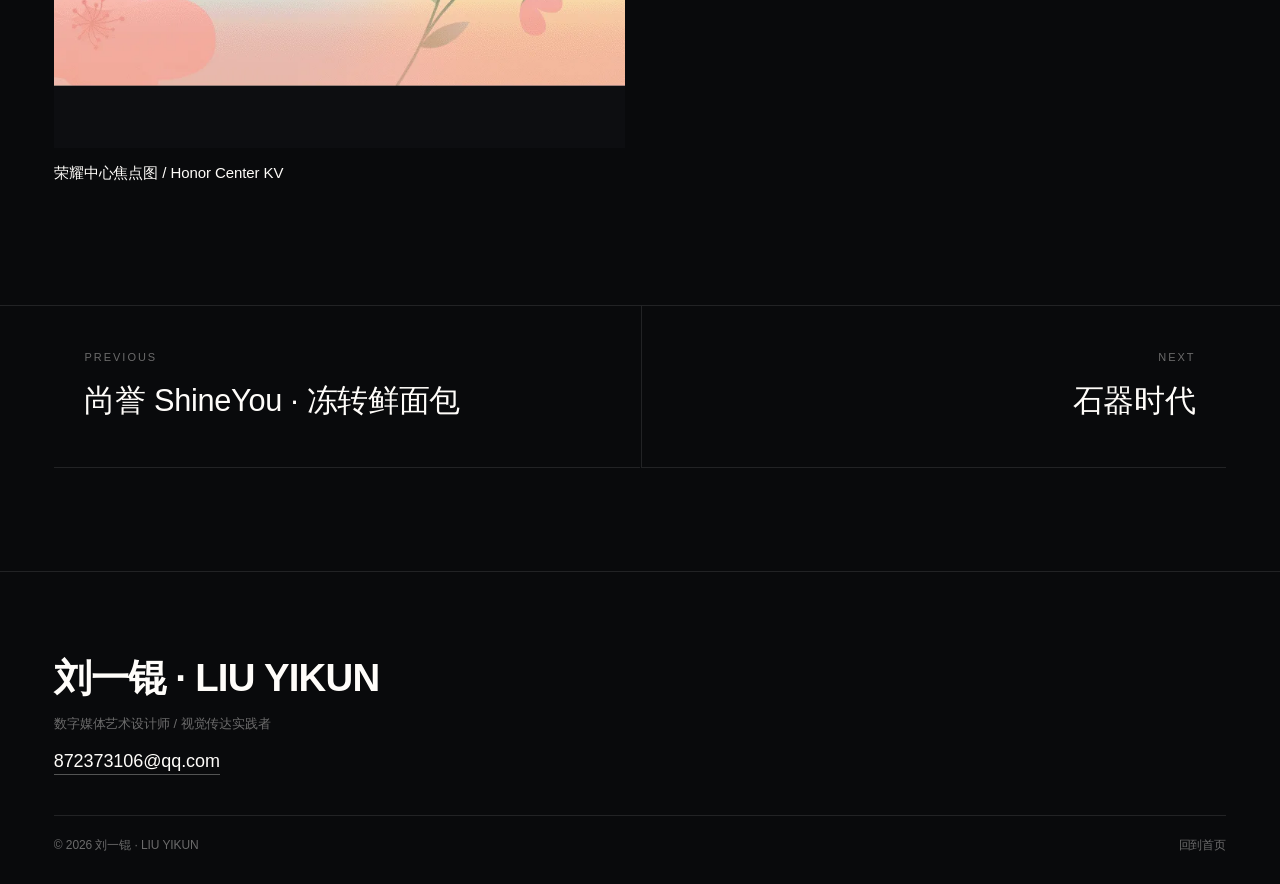
<file: work-aiwan.html>
<!DOCTYPE html>
<html lang="zh-CN">
<head>
<meta charset="UTF-8">
<meta name="viewport" content="width=device-width, initial-scale=1.0">
<meta name="theme-color" content="#090A0C">
<title>爱玩五月 · 春日活动 — 刘一锟 作品集</title>
<meta name="description" content="游戏内容平台两期档期运营活动的视觉物料合集。五月一期以活动主视觉长图为核心，输出精选页、游戏频道与游戏中心焦点图、搜索结果页广告位、移动内广闪屏、朋友圈推广图及荣耀中心预约位；春日一期围绕「春日畅玩计划」主题，输出主视觉、搜索彩蛋、游戏中心与电竞频道焦点图、荣耀中心焦点图及朋友圈推广图。两期共用一套插画与版式语言，覆盖站内多个入口的投放需求。">
<link rel="preload" as="image" href="assets/images/aiwan/aiwan-01.webp">
<link rel="stylesheet" href="style.css?v=20261104a">
<script src="main.js?v=20261104a" defer></script>
</head>
<body class="page-detail">

<header class="topbar" id="siteTop">
  <a class="brand" href="index.html">刘一锟<span class="dot">·</span>LIU YIKUN</a>
  <nav class="nav" aria-label="主导航">
      <a href="index.html">首页</a>
      <a href="index.html#works">作品</a>
      <a href="index.html#profile">关于</a>
      <a href="index.html#contact">联系</a>
  </nav>
</header>

<main id="top">
  <article class="project">
    <header class="phead wrap rv">
      <p class="crumb"><a href="index.html#works">works</a> / aiwan</p>
      <h1>爱玩五月 · 春日活动</h1>
      <p class="en">AIWAN MAY &amp; SPRING CAMPAIGNS · 平台节日运营活动视觉物料</p>
      <p class="desc">游戏内容平台两期档期运营活动的视觉物料合集。五月一期以活动主视觉长图为核心，输出精选页、游戏频道与游戏中心焦点图、搜索结果页广告位、移动内广闪屏、朋友圈推广图及荣耀中心预约位；春日一期围绕「春日畅玩计划」主题，输出主视觉、搜索彩蛋、游戏中心与电竞频道焦点图、荣耀中心焦点图及朋友圈推广图。两期共用一套插画与版式语言，覆盖站内多个入口的投放需求。</p>
    </header>

    <div class="gallery">
      <h2 class="gsec gsec-first rv">第一期 · 爱玩五月<span class="gen">AIWAN MAY CAMPAIGN</span></h2>
      <figure class="g-full rv">
        <div class="gimg"><img src="assets/images/aiwan/aiwan-01.webp" alt="爱玩五月活动主视觉长图" loading="lazy"></div>
        <figcaption class="gcap"><p class="t">第一期 · 五月活动主视觉 / May Campaign Key Visual</p><p class="d">五月档期活动主视觉长图，以卡通形象与星形元素构成，作为该期站内多入口投放的统一视觉基调。</p></figcaption>
      </figure>
      <figure class="g-half rv">
        <div class="gimg"><img src="assets/images/aiwan/aiwan-03.webp" alt="爱玩五月精选页活动主视觉" loading="lazy"></div>
        <figcaption class="gcap"><p class="t">精选页活动主视觉 / Featured Page KV</p><p class="d">以星空场景渲染的活动主视觉，用于精选页核心展示位。</p></figcaption>
      </figure>
      <figure class="g-half rv">
        <div class="gimg"><img src="assets/images/aiwan/aiwan-04.webp" alt="爱玩五月游戏频道焦点大图" loading="lazy"></div>
        <figcaption class="gcap"><p class="t">游戏频道焦点大图 / Game Channel Banner</p></figcaption>
      </figure>
      <figure class="g-half rv">
        <div class="gimg"><img src="assets/images/aiwan/aiwan-02.webp" alt="爱玩五月游戏中心活动焦点图" loading="lazy"></div>
        <figcaption class="gcap"><p class="t">游戏中心活动焦点图 / Game Center Banner</p></figcaption>
      </figure>
      <figure class="g-half rv">
        <div class="gimg"><img src="assets/images/aiwan/aiwan-07.webp" alt="爱玩五月搜索结果页广告位" loading="lazy"></div>
        <figcaption class="gcap"><p class="t">搜索结果页广告位 / Search Result Ad（1480×422）</p></figcaption>
      </figure>
      <figure class="g-half rv">
        <div class="gimg"><img src="assets/images/aiwan/aiwan-05.webp" alt="爱玩五月移动内广闪屏" loading="lazy"></div>
        <figcaption class="gcap"><p class="t">移动内广闪屏 / In-app Splash</p></figcaption>
      </figure>
      <figure class="g-half rv">
        <div class="gimg"><img src="assets/images/aiwan/aiwan-06.webp" alt="爱玩五月朋友圈推广图" loading="lazy"></div>
        <figcaption class="gcap"><p class="t">朋友圈推广图 / Moments Ad</p></figcaption>
      </figure>
      <figure class="g-half rv">
        <div class="gimg"><img src="assets/images/aiwan/aiwan-08.webp" alt="爱玩五月荣耀中心预约位" loading="lazy"></div>
        <figcaption class="gcap"><p class="t">荣耀中心预约位 / Honor Center（750×832）</p></figcaption>
      </figure>
      <h2 class="gsec rv">第二期 · 春日活动<span class="gen">SPRING CAMPAIGN</span></h2>
      <figure class="g-full rv">
        <div class="gimg"><img src="assets/images/aiwan/aiwan-10.webp" alt="春日畅玩计划主视觉" loading="lazy"></div>
        <figcaption class="gcap"><p class="t">第二期 · 春日畅玩计划主视觉 / Spring Campaign Key Visual</p><p class="d">春日档期以「春日畅玩计划」为主题，主视觉用于精选页焦点位，并与该期其余广告位共用同一套插画语言。</p></figcaption>
      </figure>
      <figure class="g-half rv">
        <div class="gimg"><img src="assets/images/aiwan/aiwan-09.webp" alt="春日畅玩计划朋友圈推广图" loading="lazy"></div>
        <figcaption class="gcap"><p class="t">朋友圈推广图 / Moments Ad</p></figcaption>
      </figure>
      <figure class="g-half rv">
        <div class="gimg"><img src="assets/images/aiwan/aiwan-11.webp" alt="春日畅玩计划搜索彩蛋" loading="lazy"></div>
        <figcaption class="gcap"><p class="t">搜索彩蛋 / Search Easter Egg</p></figcaption>
      </figure>
      <figure class="g-half rv">
        <div class="gimg"><img src="assets/images/aiwan/aiwan-12.webp" alt="春日畅玩计划游戏中心焦点图" loading="lazy"></div>
        <figcaption class="gcap"><p class="t">游戏中心焦点图 / Game Center Banner</p></figcaption>
      </figure>
      <figure class="g-half rv">
        <div class="gimg"><img src="assets/images/aiwan/aiwan-14.webp" alt="春日畅玩计划电竞频道焦点大图" loading="lazy"></div>
        <figcaption class="gcap"><p class="t">电竞频道焦点大图 / Esports Channel Banner</p></figcaption>
      </figure>
      <figure class="g-half rv">
        <div class="gimg"><img src="assets/images/aiwan/aiwan-13.webp" alt="春日畅玩计划荣耀中心焦点图" loading="lazy"></div>
        <figcaption class="gcap"><p class="t">荣耀中心焦点图 / Honor Center KV</p></figcaption>
      </figure>
    </div>

    <nav class="pn wrap">
      <a class="pn-item prev" href="work-shineyou.html">
        <span class="pn-k">previous</span>
        <span class="pn-n">尚誉 ShineYou · 冻转鲜面包</span>
      </a>
      <a class="pn-item next" href="work-shizai.html">
        <span class="pn-k">next</span>
        <span class="pn-n">石器时代</span>
      </a>
    </nav>
  </article>
</main>

<footer class="contact foot-mini" id="contact">
  <div class="wrap foot-inner">
    <p class="foot-name">刘一锟 · LIU YIKUN</p>
    <p class="foot-note">数字媒体艺术设计师 / 视觉传达实践者</p>
    <p class="foot-mail"><a href="mailto:872373106@qq.com">872373106@qq.com</a></p>
    <div class="foot-bar">
      <span>© <span id="year"></span> 刘一锟 · LIU YIKUN</span>
      <a href="index.html">回到首页</a>
    </div>
  </div>
</footer>

</body>
</html>
</file>
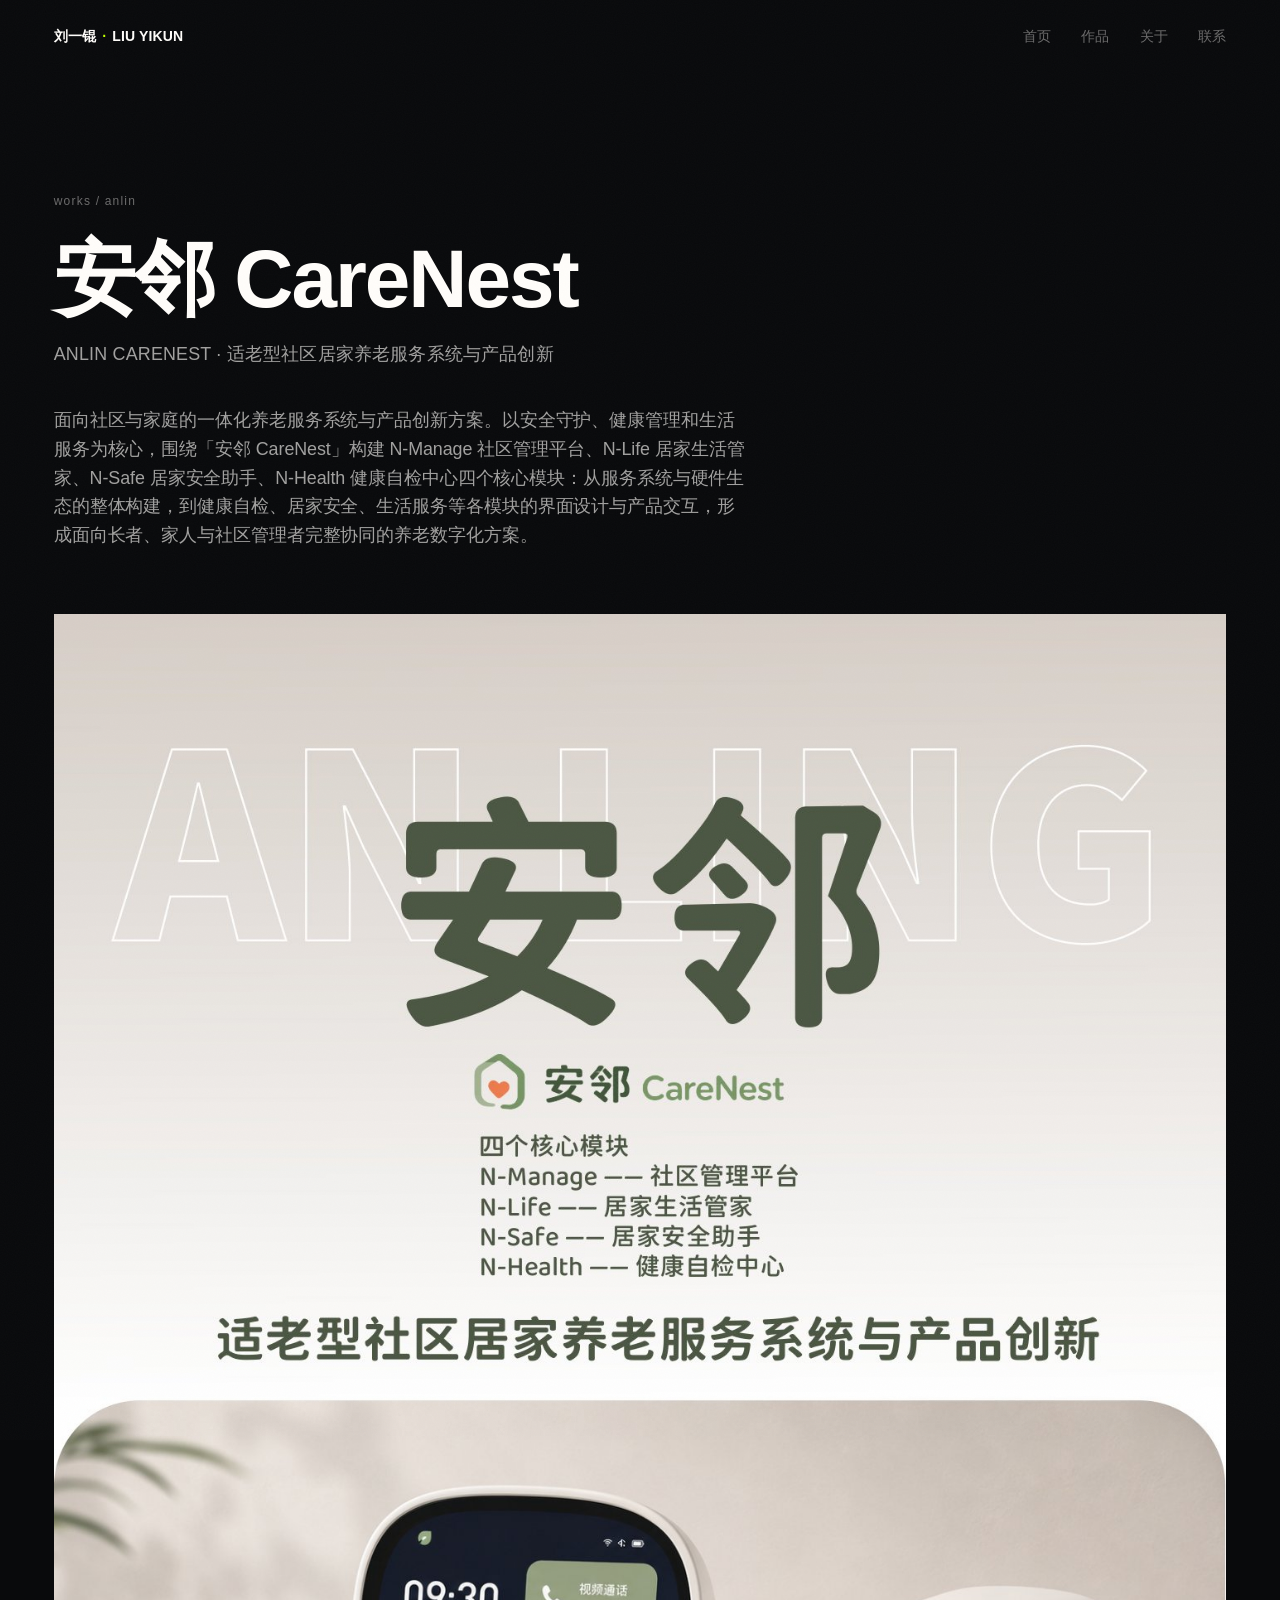
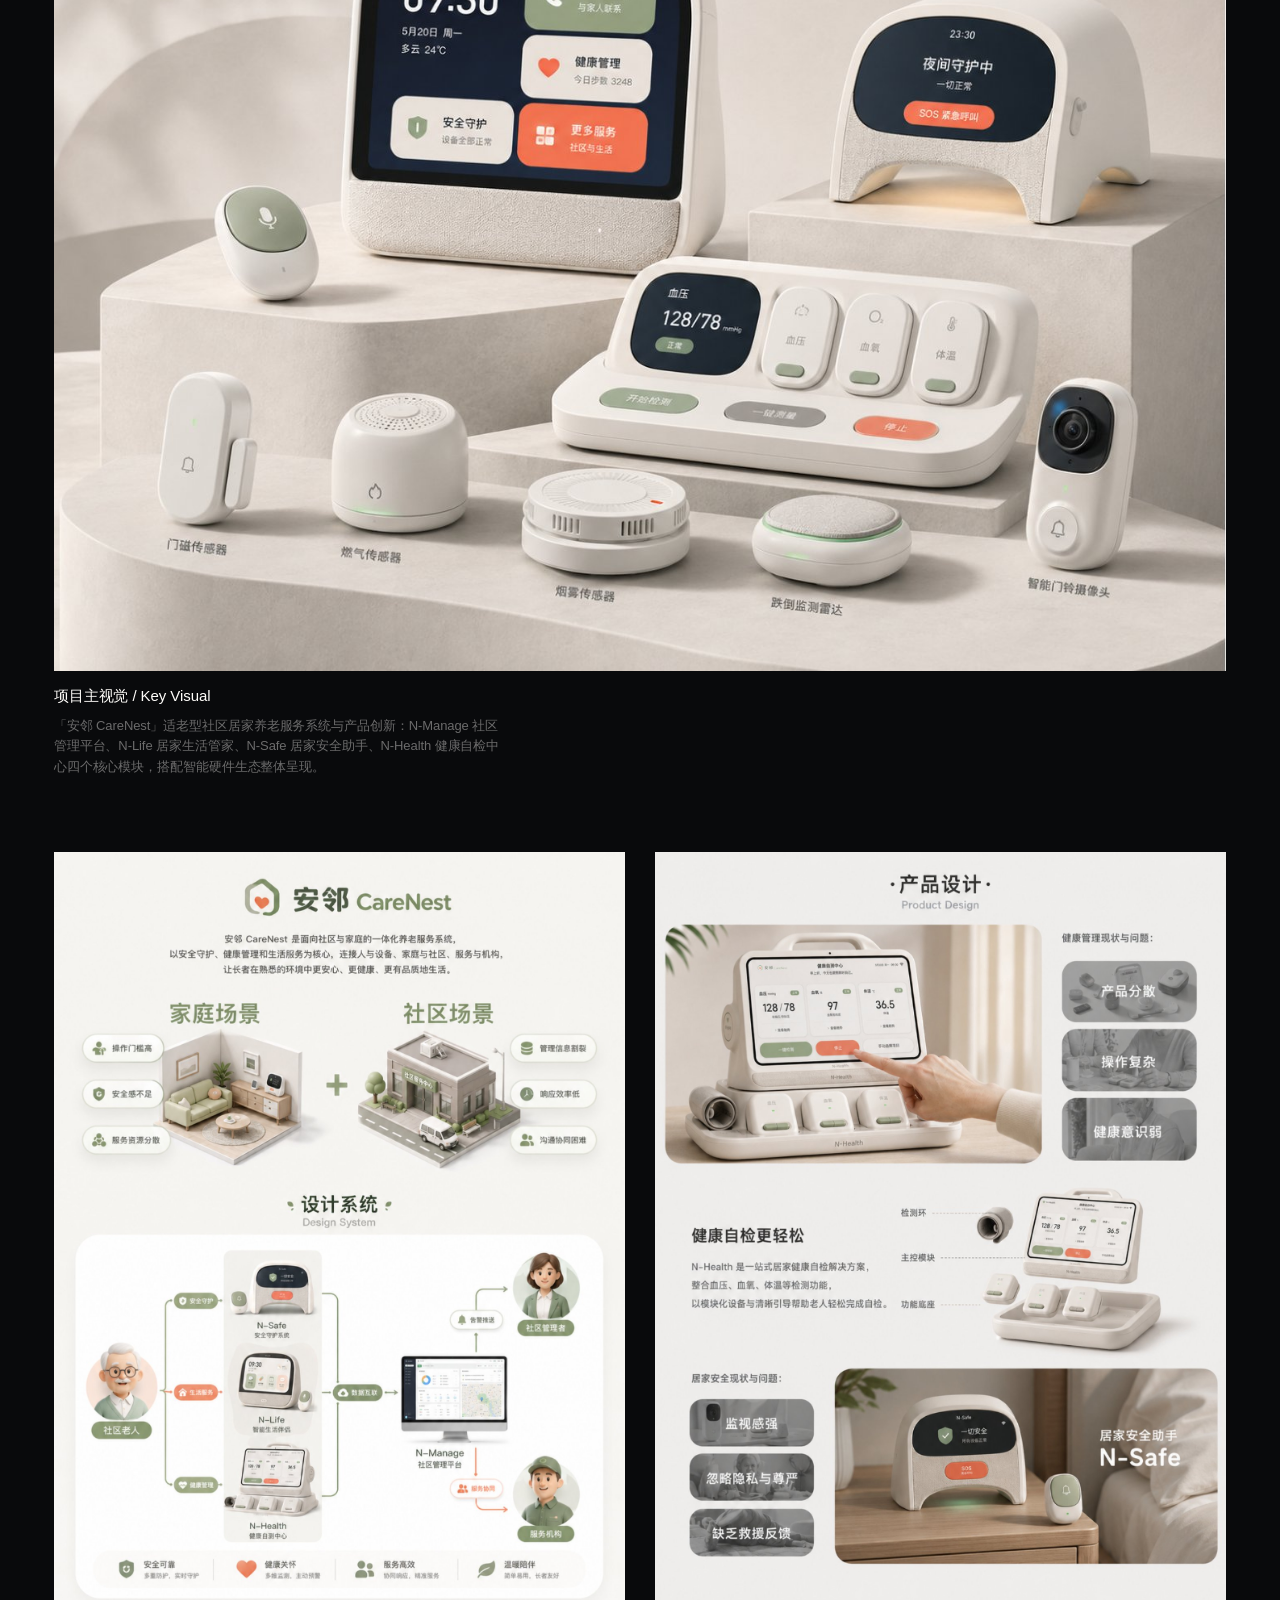
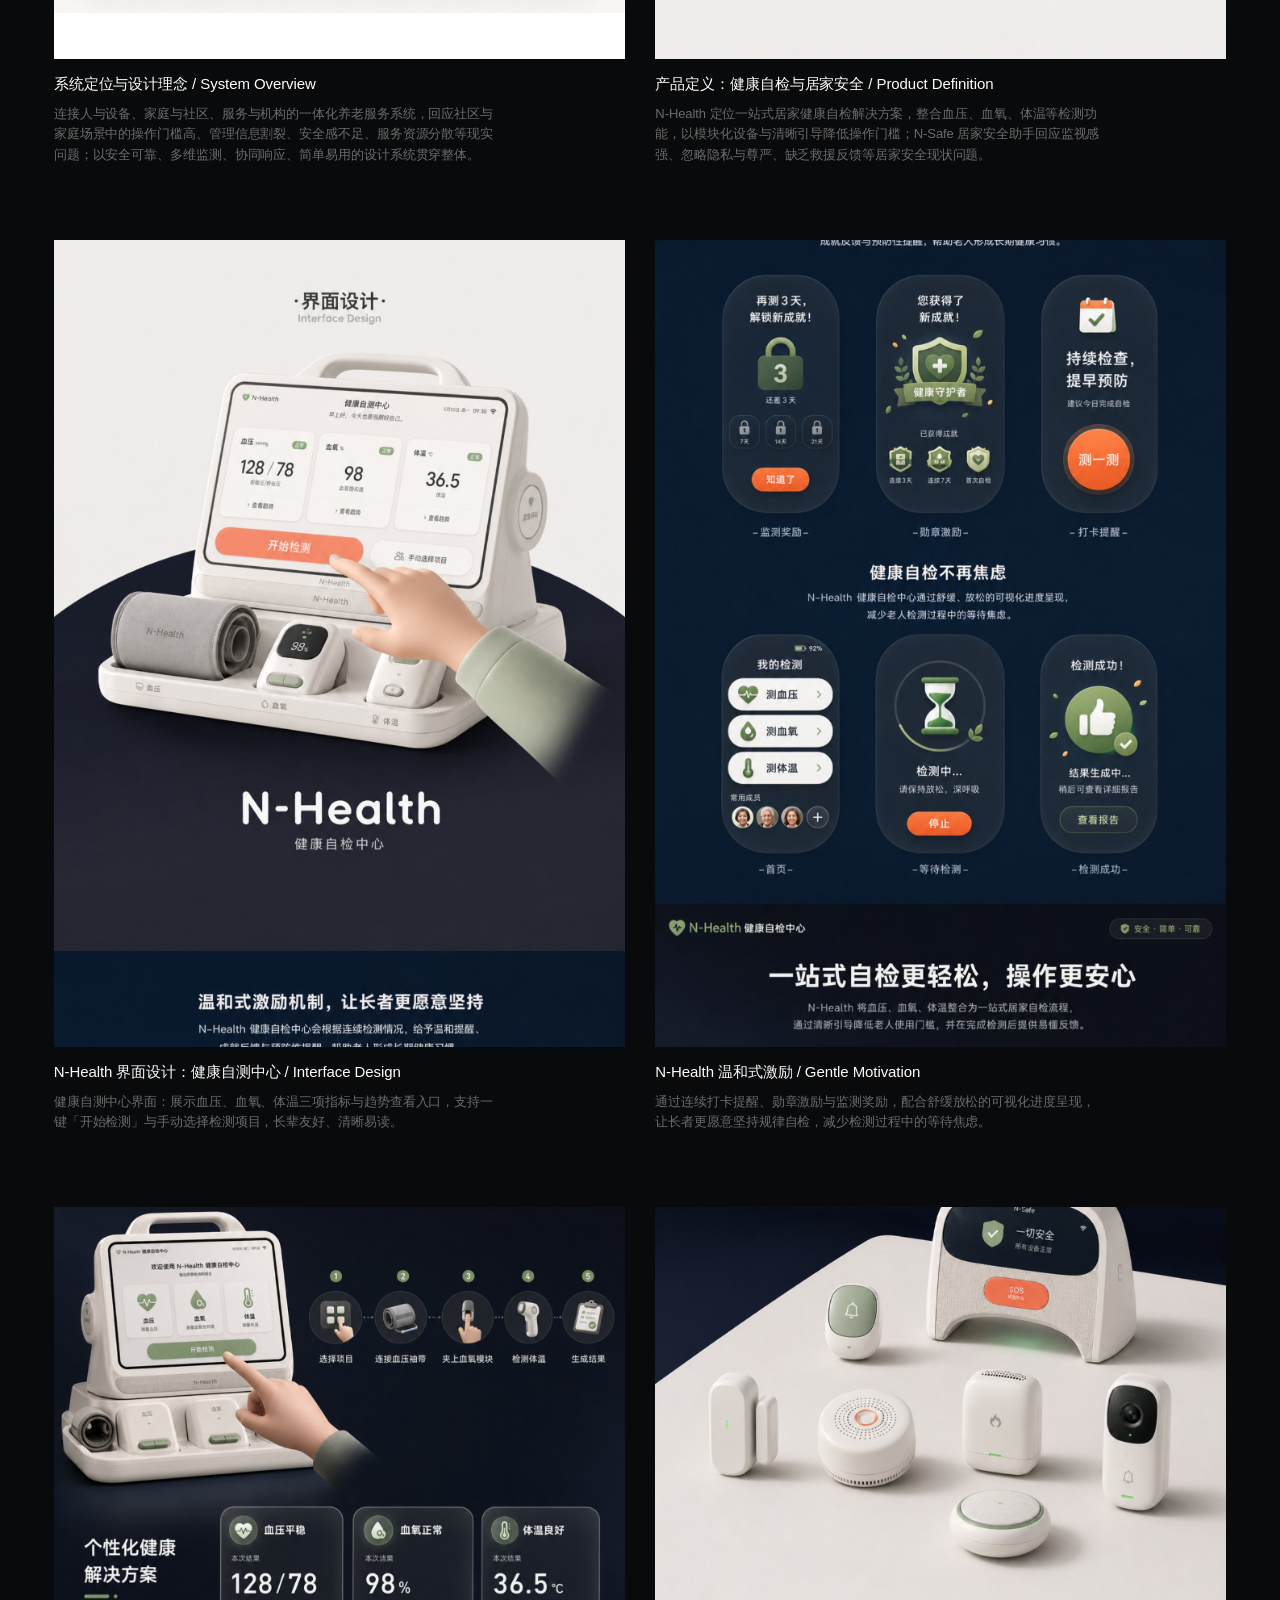
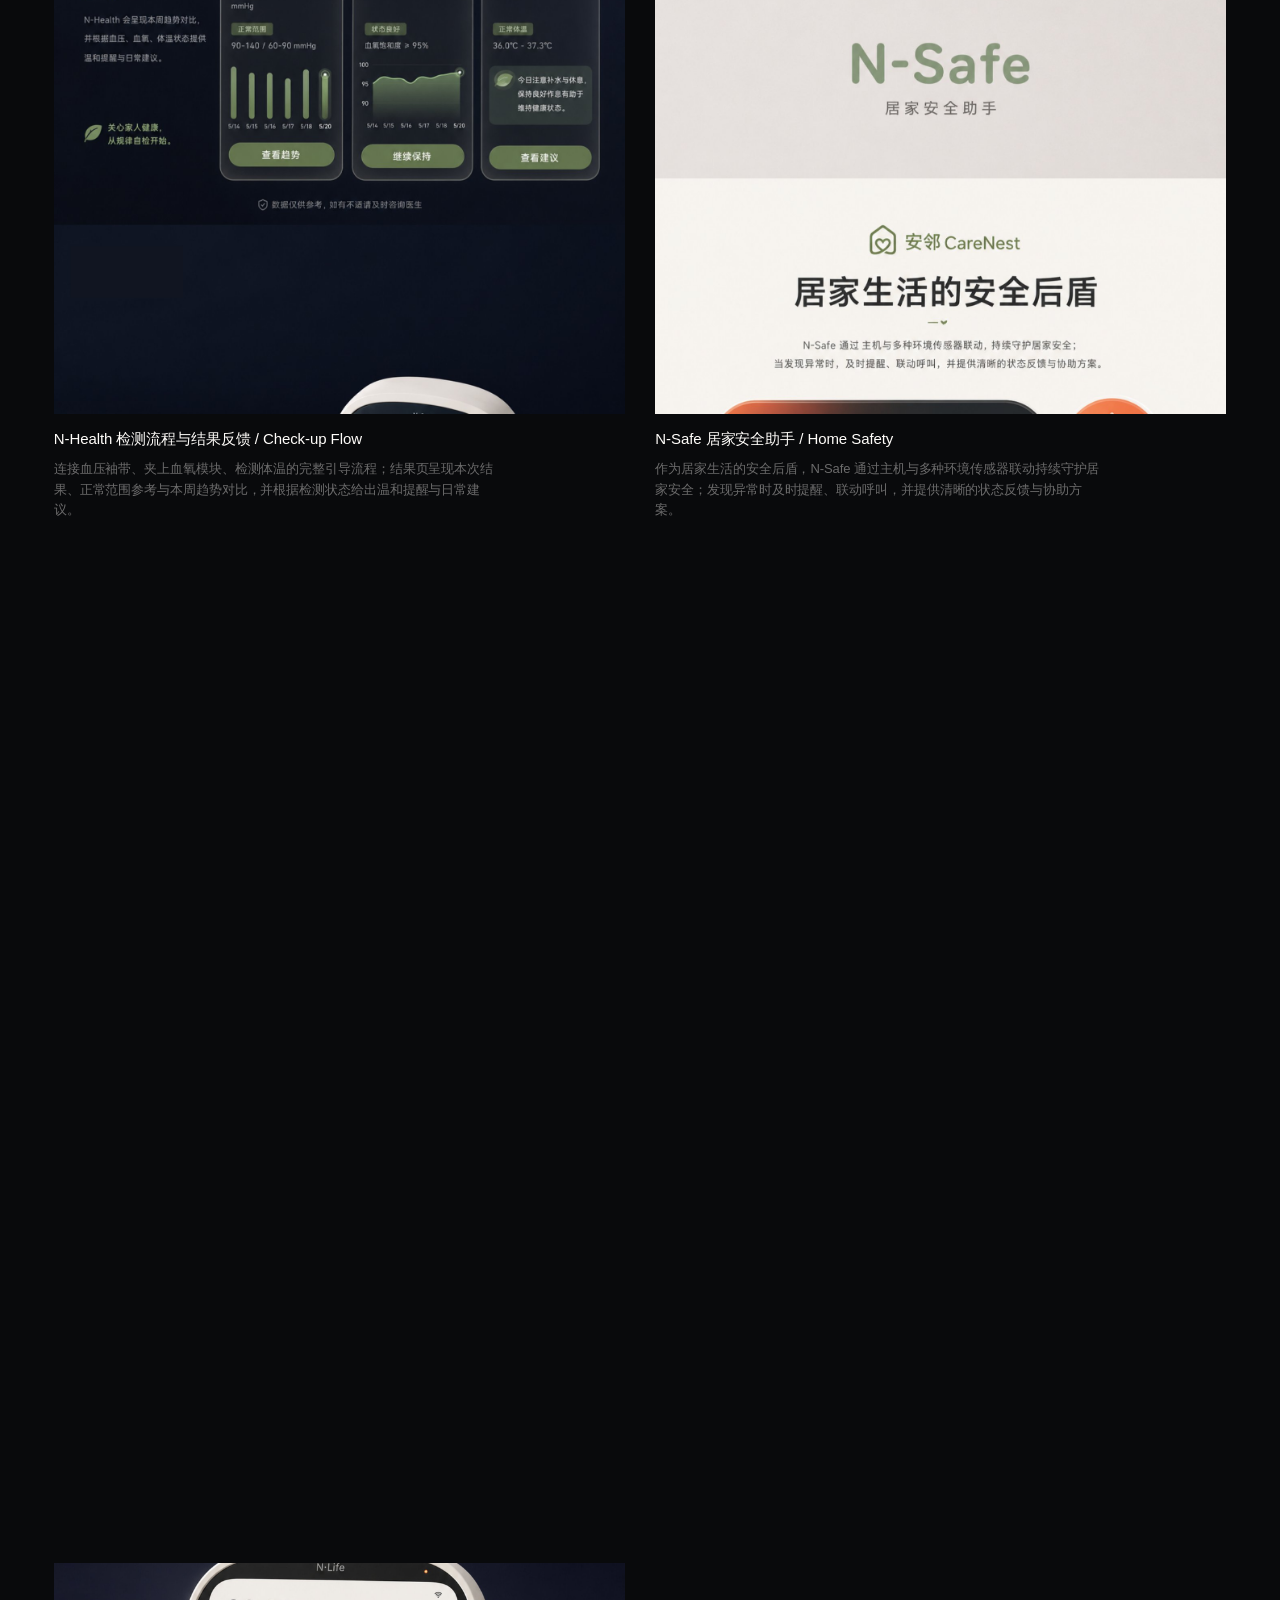
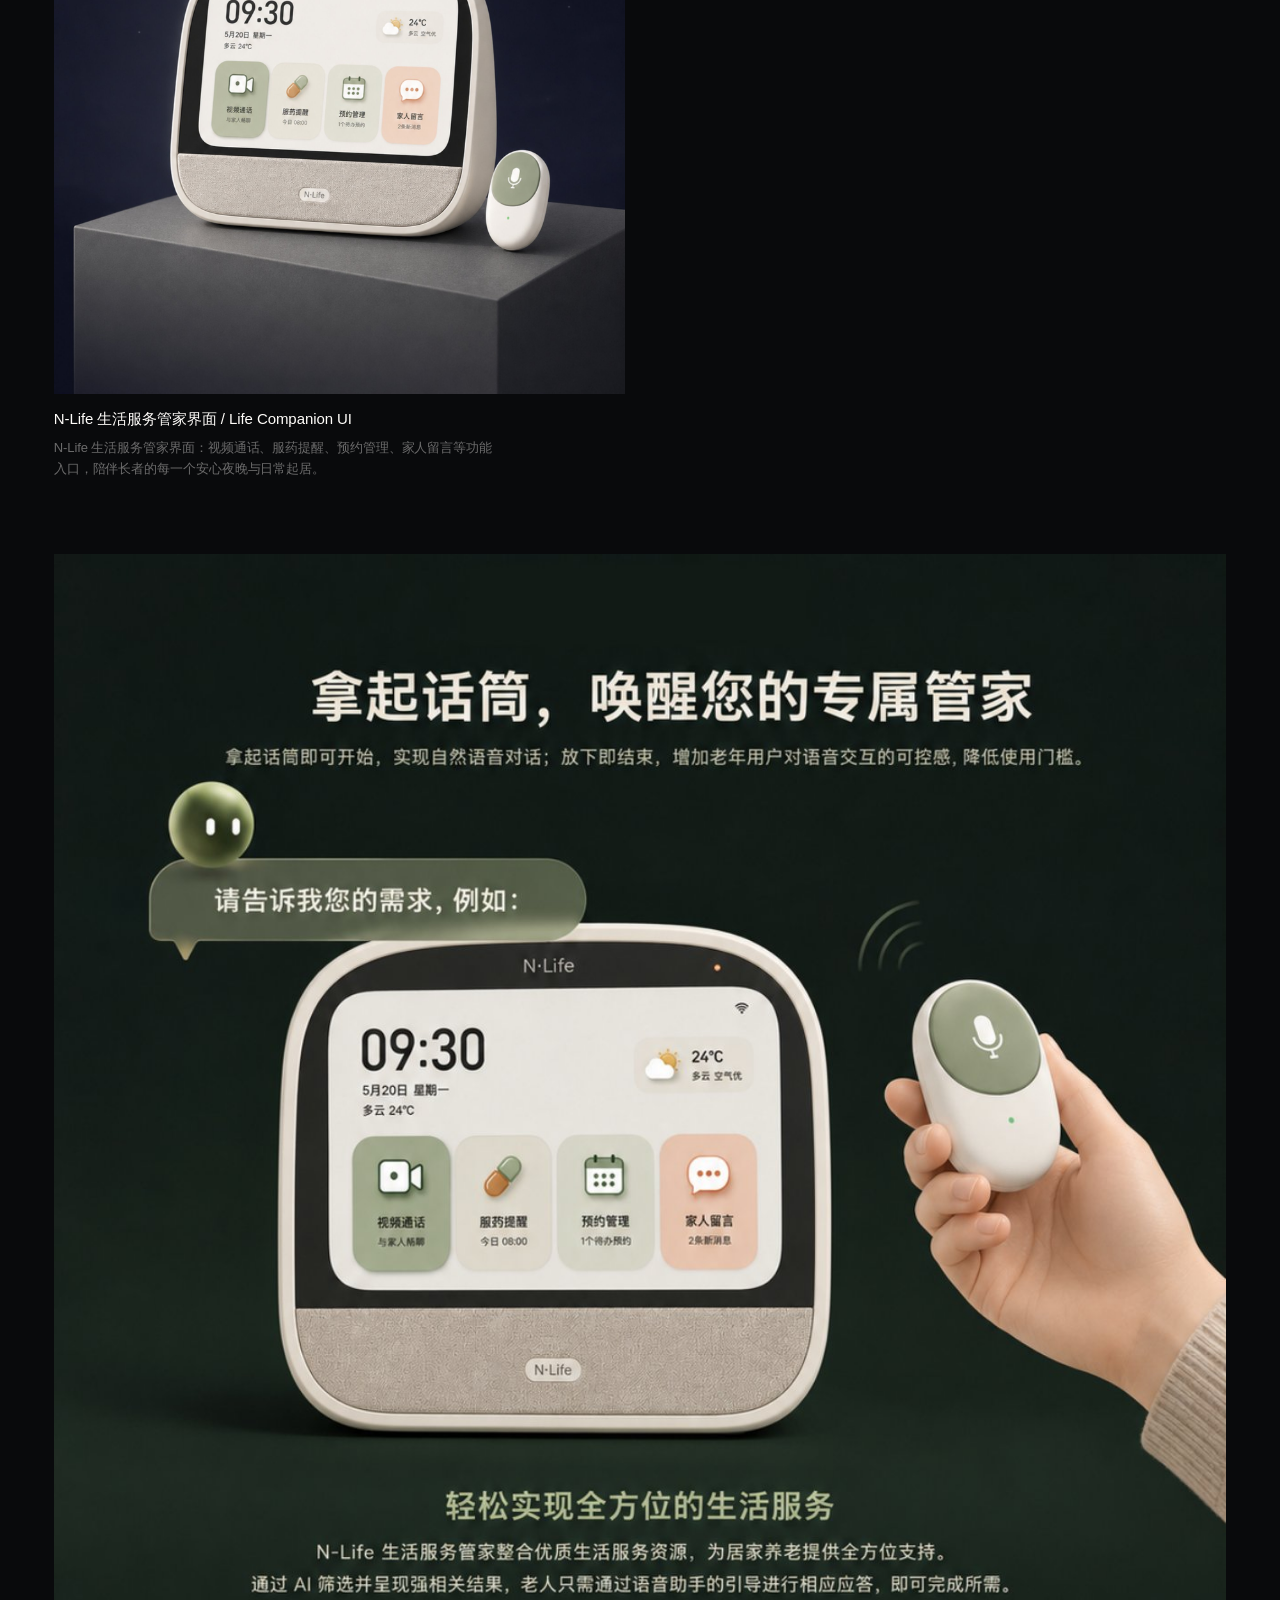
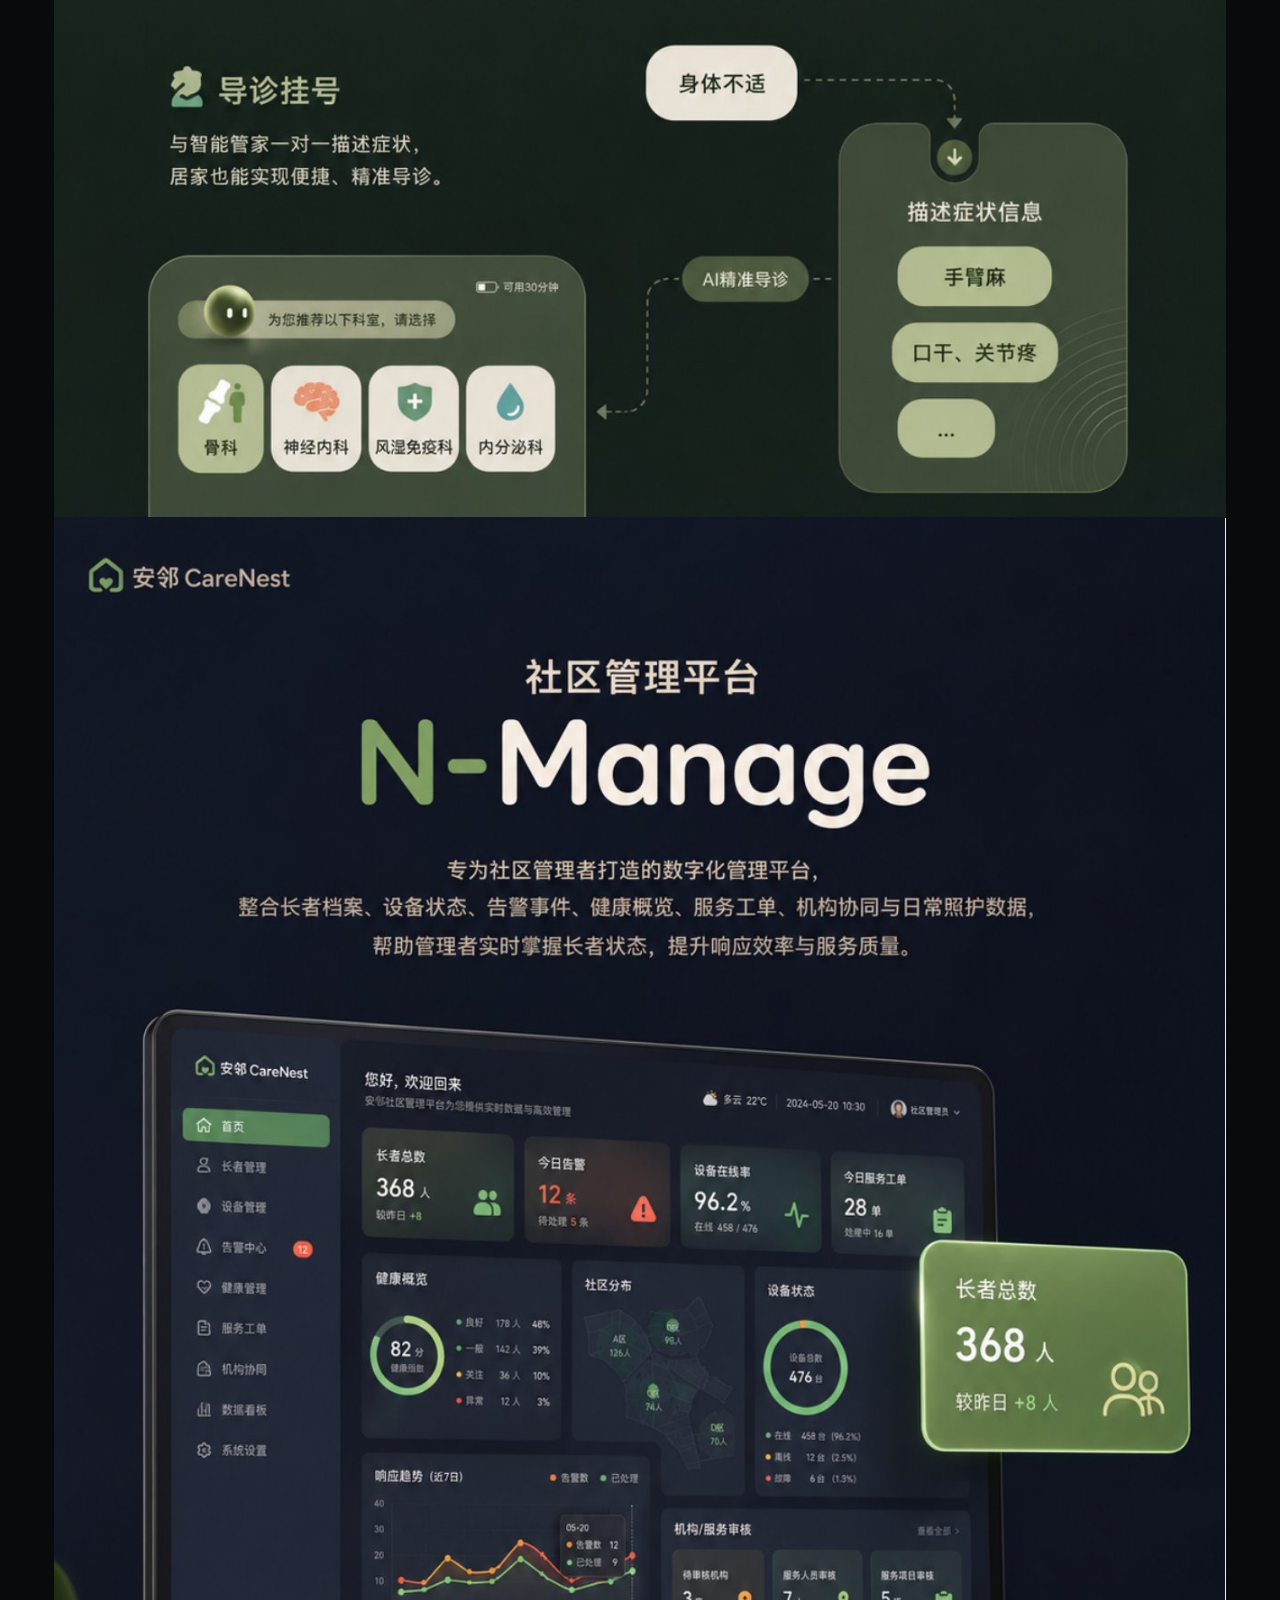
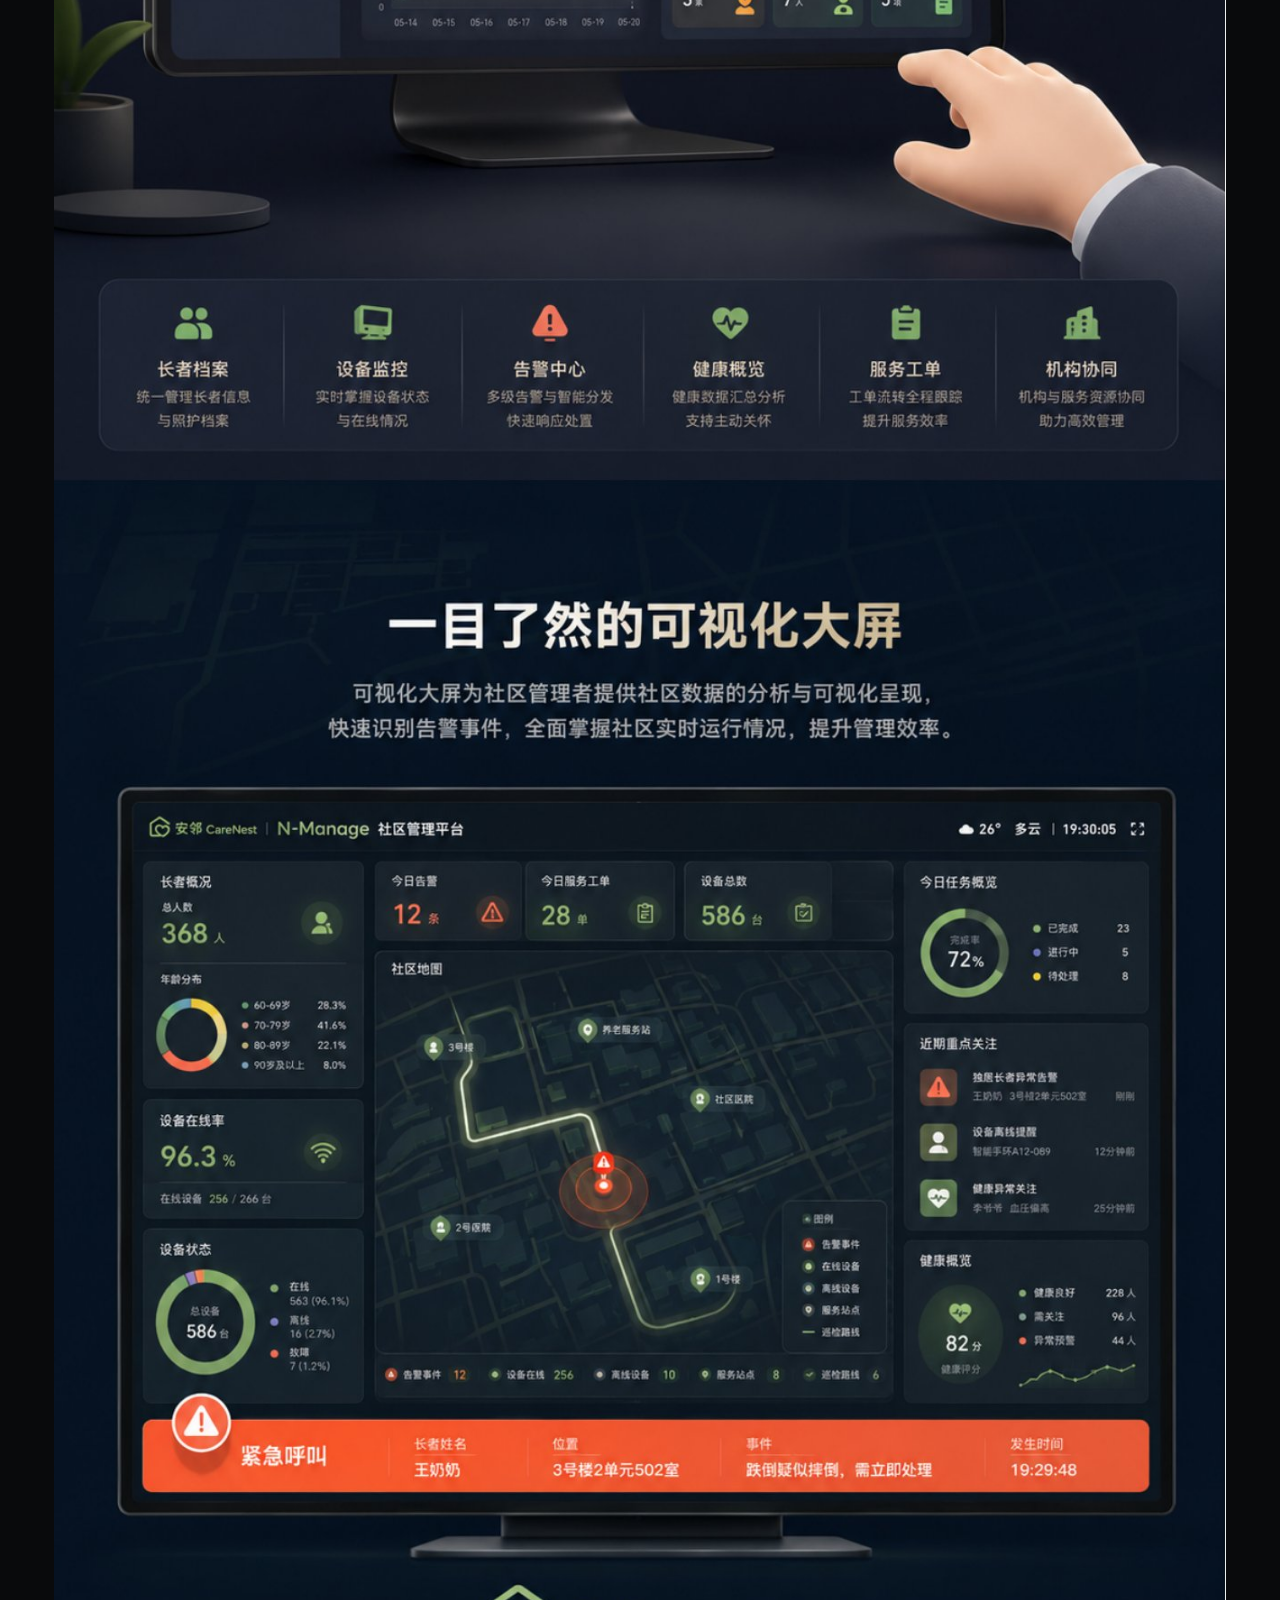
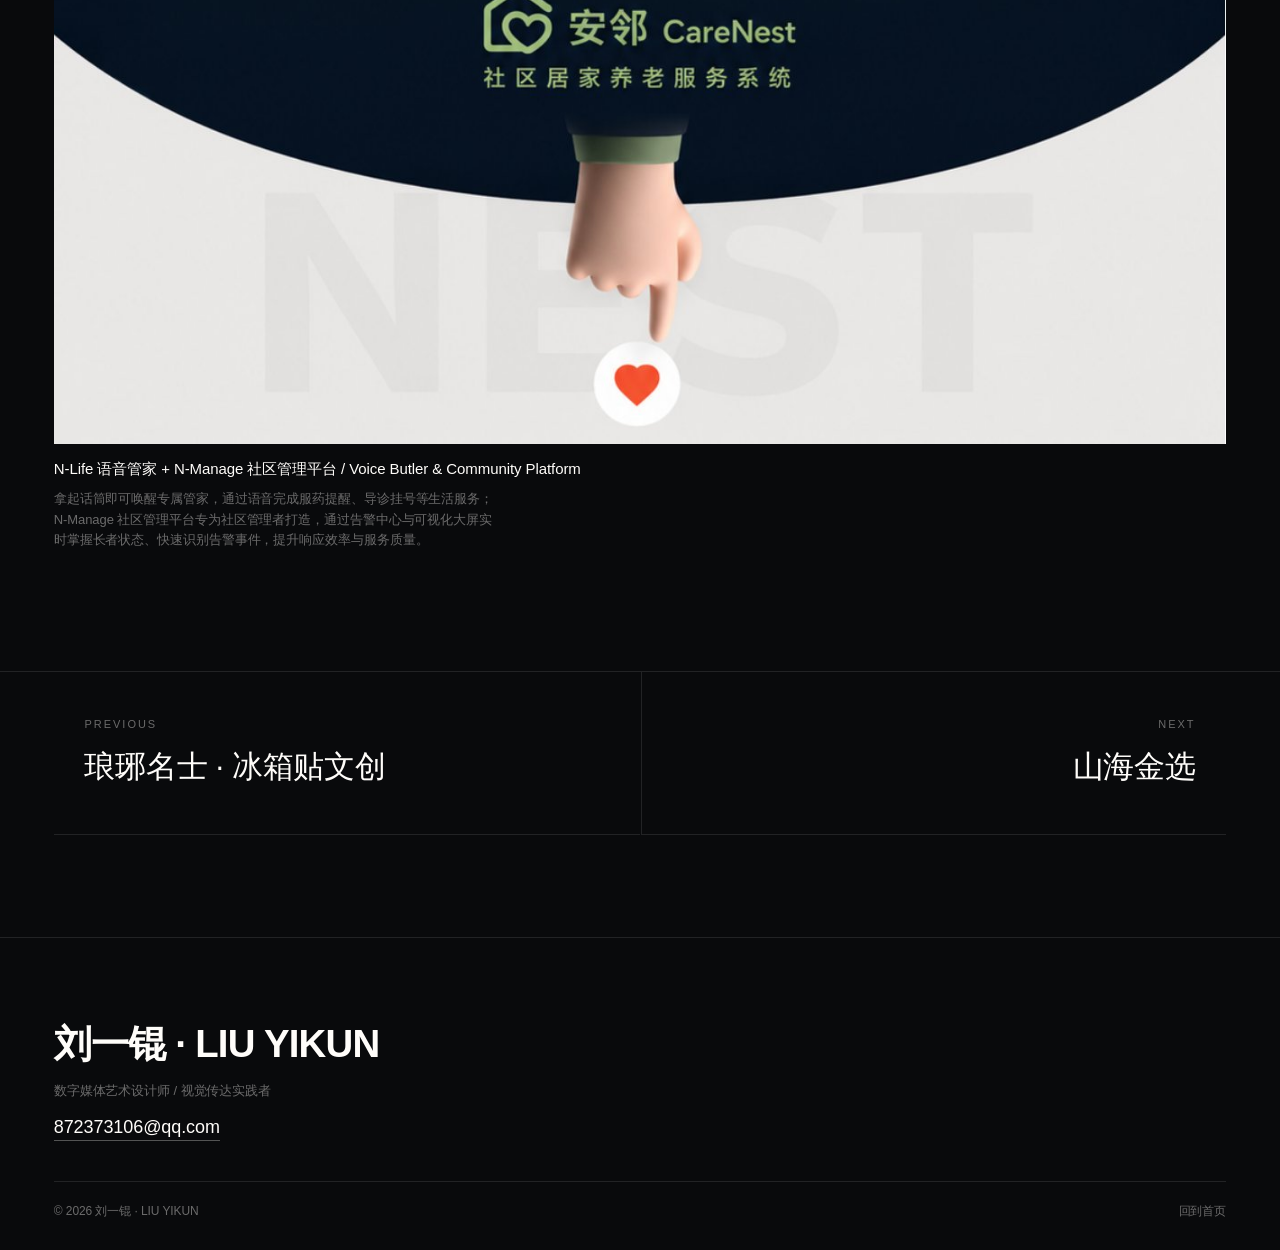
<file: work-anlin.html>
<!DOCTYPE html>
<html lang="zh-CN">
<head>
<meta charset="UTF-8">
<meta name="viewport" content="width=device-width, initial-scale=1.0">
<meta name="theme-color" content="#090A0C">
<title>安邻 CareNest — 刘一锟 作品集</title>
<meta name="description" content="面向社区与家庭的一体化养老服务系统与产品创新方案。以安全守护、健康管理和生活服务为核心，围绕「安邻 CareNest」构建 N-Manage 社区管理平台、N-Life 居家生活管家、N-Safe 居家安全助手、N-He">
<link rel="preload" as="image" href="assets/images/anlin/anlin-01.jpg">
<link rel="stylesheet" href="style.css?v=20261104a">
<script src="main.js?v=20261104a" defer></script>
</head>
<body class="page-detail">

<header class="topbar" id="siteTop">
  <a class="brand" href="index.html">刘一锟<span class="dot">·</span>LIU YIKUN</a>
  <nav class="nav" aria-label="主导航">
      <a href="index.html">首页</a>
      <a href="index.html#works">作品</a>
      <a href="index.html#profile">关于</a>
      <a href="index.html#contact">联系</a>
  </nav>
</header>

<main id="top">
  <article class="project">
    <header class="phead wrap rv">
      <p class="crumb"><a href="index.html#works">works</a> / anlin</p>
      <h1>安邻 CareNest</h1>
      <p class="en">ANLIN CARENEST · 适老型社区居家养老服务系统与产品创新</p>
      <p class="desc">面向社区与家庭的一体化养老服务系统与产品创新方案。以安全守护、健康管理和生活服务为核心，围绕「安邻 CareNest」构建 N-Manage 社区管理平台、N-Life 居家生活管家、N-Safe 居家安全助手、N-Health 健康自检中心四个核心模块：从服务系统与硬件生态的整体构建，到健康自检、居家安全、生活服务等各模块的界面设计与产品交互，形成面向长者、家人与社区管理者完整协同的养老数字化方案。</p>
    </header>

    <div class="gallery">
      <figure class="g-full rv">
        <div class="gimg"><img src="assets/images/anlin/anlin-01.jpg" alt="安邻 CareNest 适老型社区居家养老服务系统 封面主视觉" loading="lazy"></div>
        <figcaption class="gcap"><p class="t">项目主视觉 / Key Visual</p><p class="d">「安邻 CareNest」适老型社区居家养老服务系统与产品创新：N-Manage 社区管理平台、N-Life 居家生活管家、N-Safe 居家安全助手、N-Health 健康自检中心四个核心模块，搭配智能硬件生态整体呈现。</p></figcaption>
      </figure>
      <figure class="g-half rv">
        <div class="gimg"><img src="assets/images/anlin/anlin-02.jpg" alt="系统定位：家庭与社区一体化养老服务" loading="lazy"></div>
        <figcaption class="gcap"><p class="t">系统定位与设计理念 / System Overview</p><p class="d">连接人与设备、家庭与社区、服务与机构的一体化养老服务系统，回应社区与家庭场景中的操作门槛高、管理信息割裂、安全感不足、服务资源分散等现实问题；以安全可靠、多维监测、协同响应、简单易用的设计系统贯穿整体。</p></figcaption>
      </figure>
      <figure class="g-half rv">
        <div class="gimg"><img src="assets/images/anlin/anlin-03.jpg" alt="产品定义：N-Health 健康自检与 N-Safe 居家安全" loading="lazy"></div>
        <figcaption class="gcap"><p class="t">产品定义：健康自检与居家安全 / Product Definition</p><p class="d">N-Health 定位一站式居家健康自检解决方案，整合血压、血氧、体温等检测功能，以模块化设备与清晰引导降低操作门槛；N-Safe 居家安全助手回应监视感强、忽略隐私与尊严、缺乏救援反馈等居家安全现状问题。</p></figcaption>
      </figure>
      <figure class="g-half rv">
        <div class="gimg"><img src="assets/images/anlin/anlin-04.jpg" alt="N-Health 健康自测中心界面设计" loading="lazy"></div>
        <figcaption class="gcap"><p class="t">N-Health 界面设计：健康自测中心 / Interface Design</p><p class="d">健康自测中心界面：展示血压、血氧、体温三项指标与趋势查看入口，支持一键「开始检测」与手动选择检测项目，长辈友好、清晰易读。</p></figcaption>
      </figure>
      <figure class="g-half rv">
        <div class="gimg"><img src="assets/images/anlin/anlin-05.jpg" alt="N-Health 温和式激励与进度反馈" loading="lazy"></div>
        <figcaption class="gcap"><p class="t">N-Health 温和式激励 / Gentle Motivation</p><p class="d">通过连续打卡提醒、勋章激励与监测奖励，配合舒缓放松的可视化进度呈现，让长者更愿意坚持规律自检，减少检测过程中的等待焦虑。</p></figcaption>
      </figure>
      <figure class="g-half rv">
        <div class="gimg"><img src="assets/images/anlin/anlin-06.jpg" alt="N-Health 检测流程与结果反馈" loading="lazy"></div>
        <figcaption class="gcap"><p class="t">N-Health 检测流程与结果反馈 / Check-up Flow</p><p class="d">连接血压袖带、夹上血氧模块、检测体温的完整引导流程；结果页呈现本次结果、正常范围参考与本周趋势对比，并根据检测状态给出温和提醒与日常建议。</p></figcaption>
      </figure>
      <figure class="g-half rv">
        <div class="gimg"><img src="assets/images/anlin/anlin-07.jpg" alt="N-Safe 居家安全助手系统总览" loading="lazy"></div>
        <figcaption class="gcap"><p class="t">N-Safe 居家安全助手 / Home Safety</p><p class="d">作为居家生活的安全后盾，N-Safe 通过主机与多种环境传感器联动持续守护居家安全；发现异常时及时提醒、联动呼叫，并提供清晰的状态反馈与协助方案。</p></figcaption>
      </figure>
      <figure class="g-half rv">
        <div class="gimg"><img src="assets/images/anlin/anlin-08.jpg" alt="N-Safe 厨房燃气、跌倒呼叫与门铃场景联动" loading="lazy"></div>
        <figcaption class="gcap"><p class="t">N-Safe 场景告警与响应 / Alarm Scenarios</p><p class="d">厨房燃气异常自动关闭并提醒通风、检测到跌倒风险自动准备呼叫救援、门外有人轻触查看实时画面等场景联动；同屏呈现 N-Health 运动目标与完成鼓励。</p></figcaption>
      </figure>
      <figure class="g-half rv">
        <div class="gimg"><img src="assets/images/anlin/anlin-09.jpg" alt="N-Health 健康日报与生活提醒" loading="lazy"></div>
        <figcaption class="gcap"><p class="t">N-Health 健康日报与生活提醒 / Daily Health Report</p><p class="d">将自检结果转化为易懂的健康日报与生活提醒：如昨晚血压偏高的休息提示、晨练改善循环的建议，并自然引出 N-Life 生活服务管家的陪伴场景。</p></figcaption>
      </figure>
      <figure class="g-half rv">
        <div class="gimg"><img src="assets/images/anlin/anlin-10.jpg" alt="N-Life 生活服务管家界面" loading="lazy"></div>
        <figcaption class="gcap"><p class="t">N-Life 生活服务管家界面 / Life Companion UI</p><p class="d">N-Life 生活服务管家界面：视频通话、服药提醒、预约管理、家人留言等功能入口，陪伴长者的每一个安心夜晚与日常起居。</p></figcaption>
      </figure>
      <figure class="g-full rv">
        <div class="gimg"><img src="assets/images/anlin/anlin-11.jpg" alt="N-Life 语音管家与 N-Manage 社区管理平台可视化大屏" loading="lazy"></div>
        <figcaption class="gcap"><p class="t">N-Life 语音管家 + N-Manage 社区管理平台 / Voice Butler &amp; Community Platform</p><p class="d">拿起话筒即可唤醒专属管家，通过语音完成服药提醒、导诊挂号等生活服务；N-Manage 社区管理平台专为社区管理者打造，通过告警中心与可视化大屏实时掌握长者状态、快速识别告警事件，提升响应效率与服务质量。</p></figcaption>
      </figure>
    </div>

    <nav class="pn wrap">
      <a class="pn-item prev" href="work-langya.html">
        <span class="pn-k">previous</span>
        <span class="pn-n">琅琊名士 · 冰箱贴文创</span>
      </a>
      <a class="pn-item next" href="work-shanhai.html">
        <span class="pn-k">next</span>
        <span class="pn-n">山海金选</span>
      </a>
    </nav>
  </article>
</main>

<footer class="contact foot-mini" id="contact">
  <div class="wrap foot-inner">
    <p class="foot-name">刘一锟 · LIU YIKUN</p>
    <p class="foot-note">数字媒体艺术设计师 / 视觉传达实践者</p>
    <p class="foot-mail"><a href="mailto:872373106@qq.com">872373106@qq.com</a></p>
    <div class="foot-bar">
      <span>© <span id="year"></span> 刘一锟 · LIU YIKUN</span>
      <a href="index.html">回到首页</a>
    </div>
  </div>
</footer>

</body>
</html>
</file>
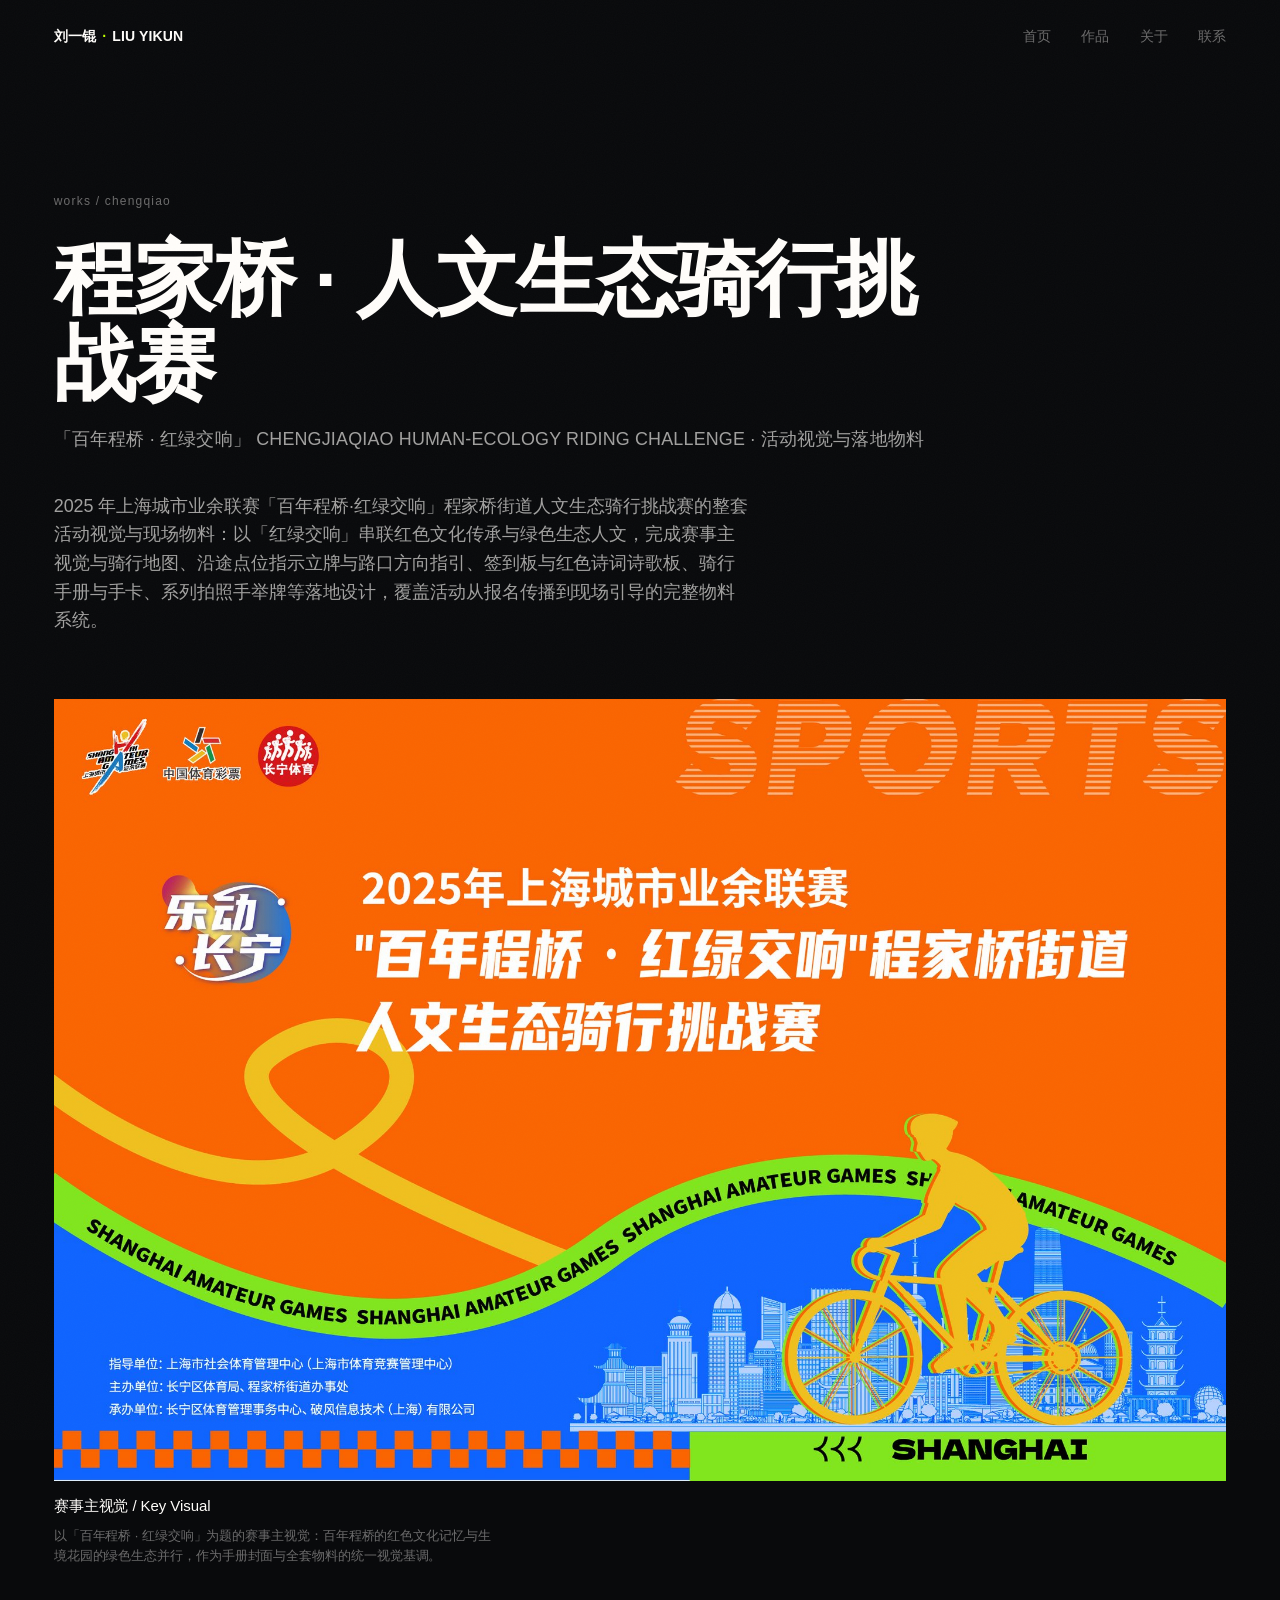
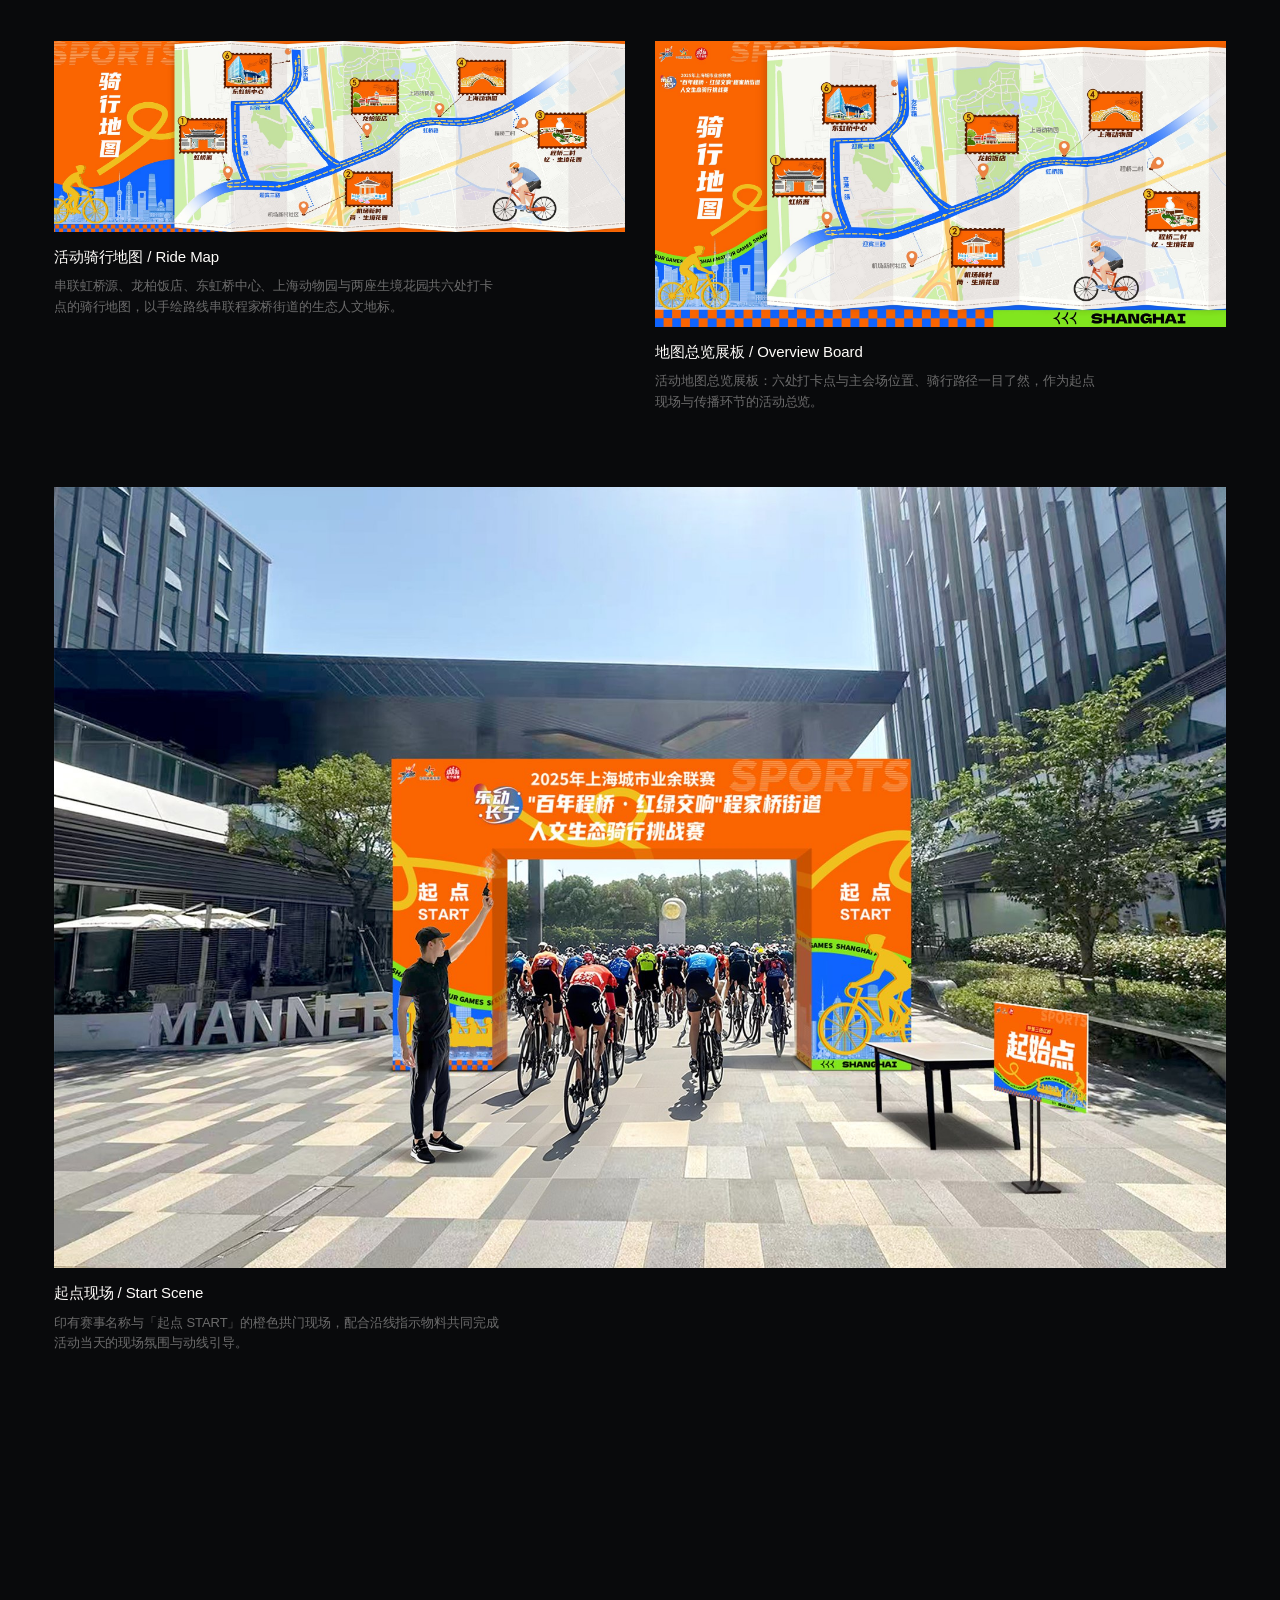
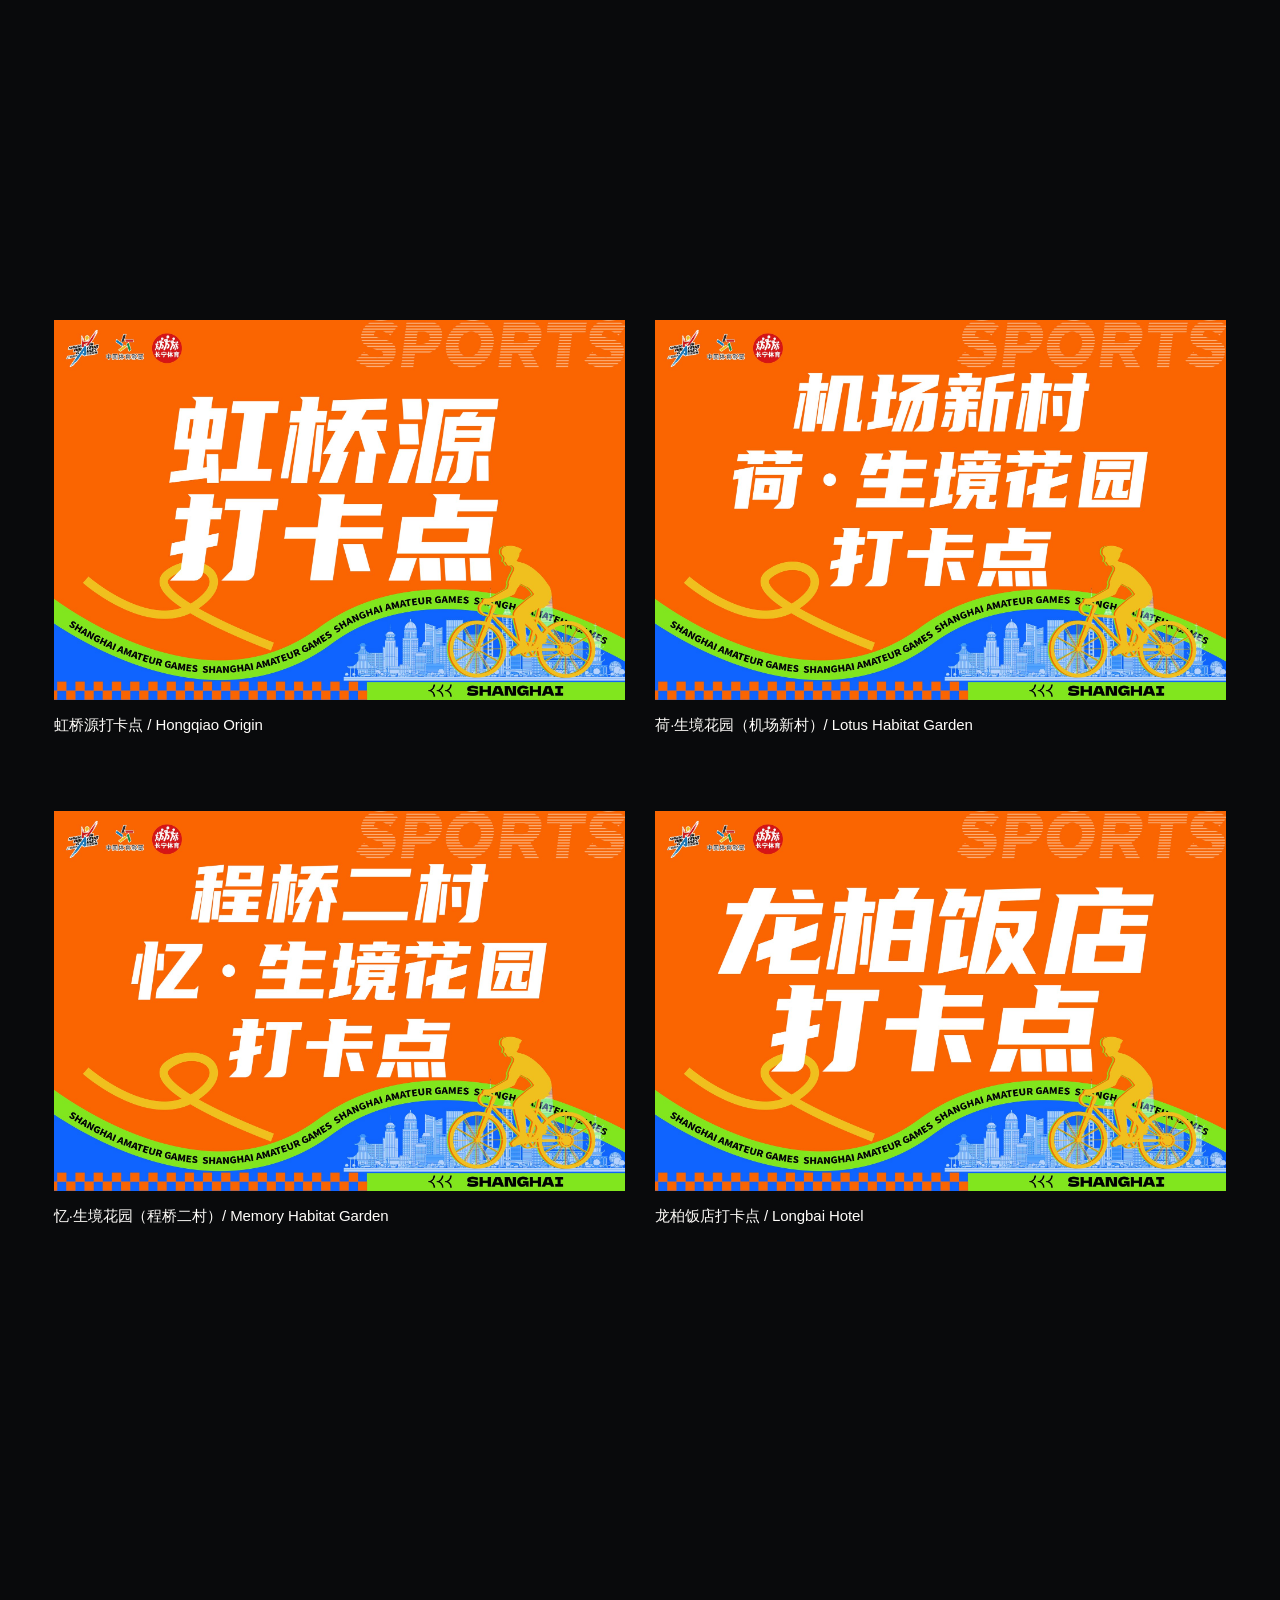
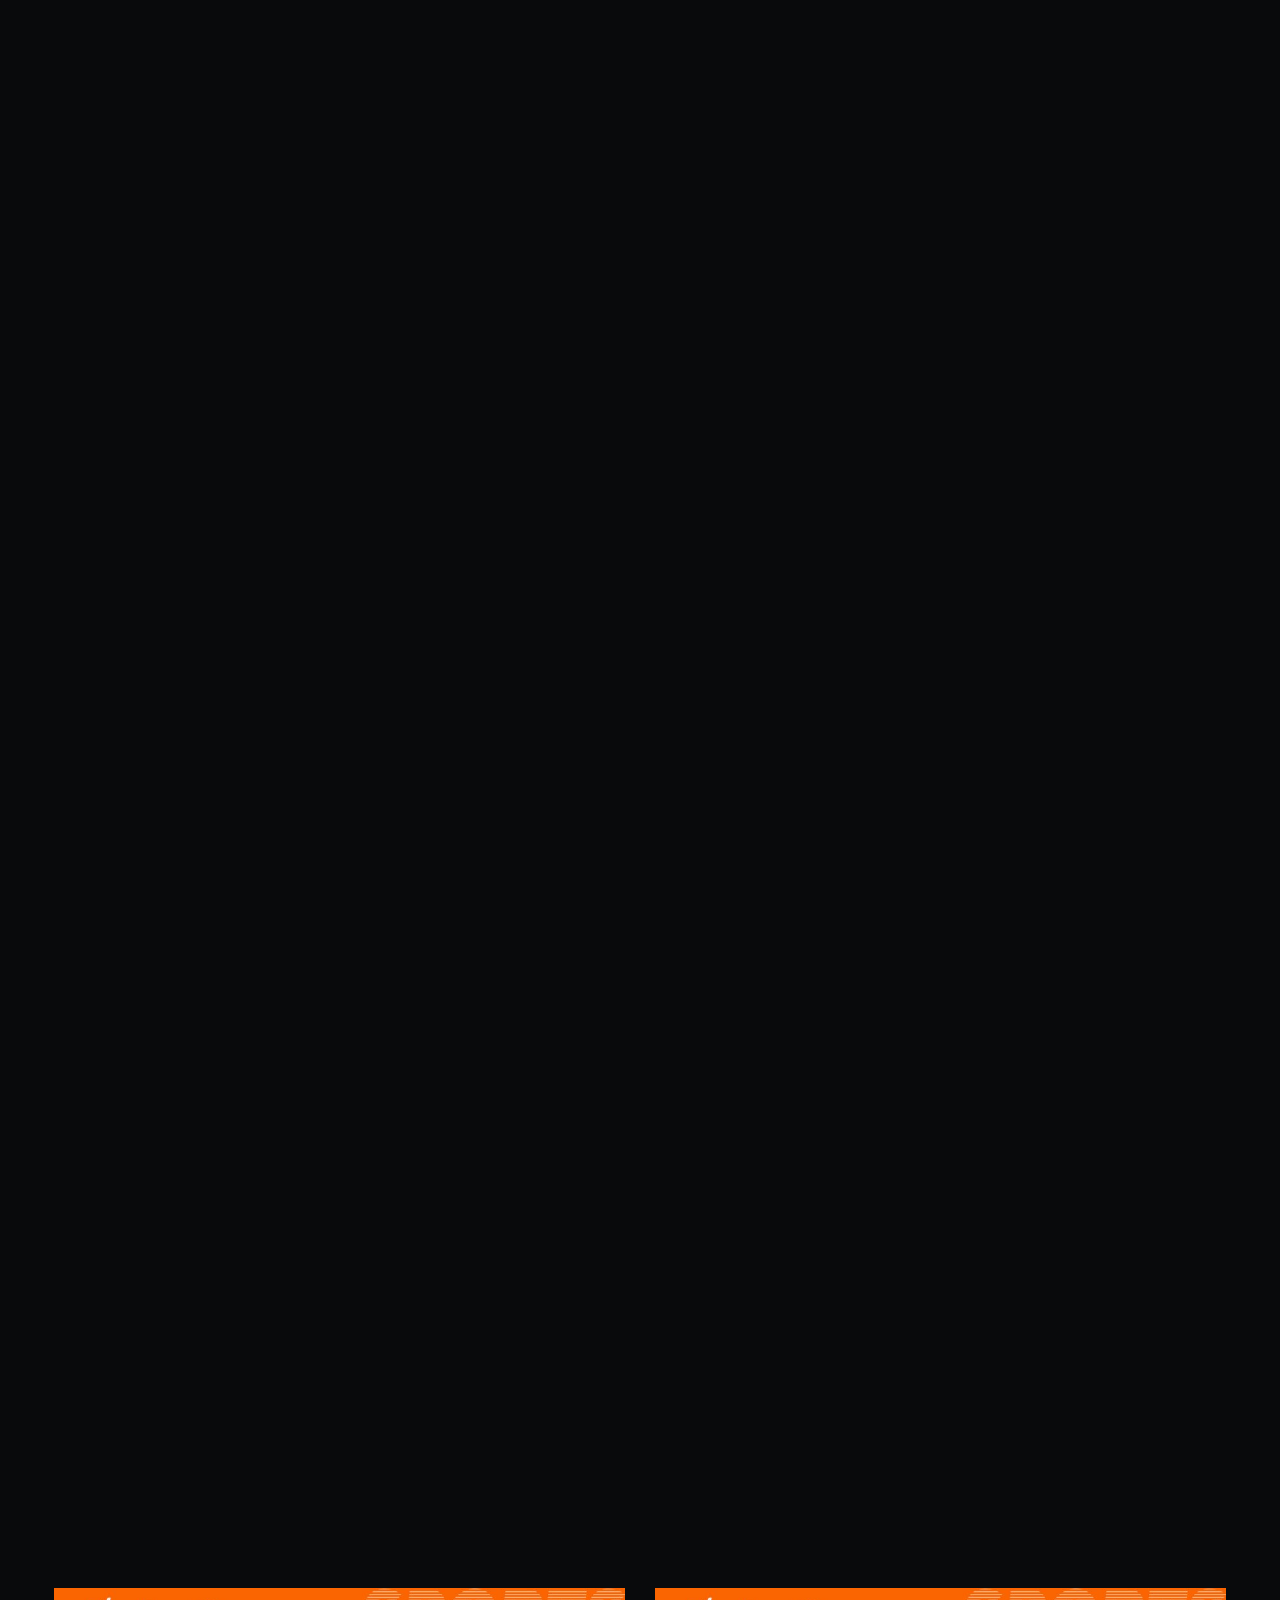
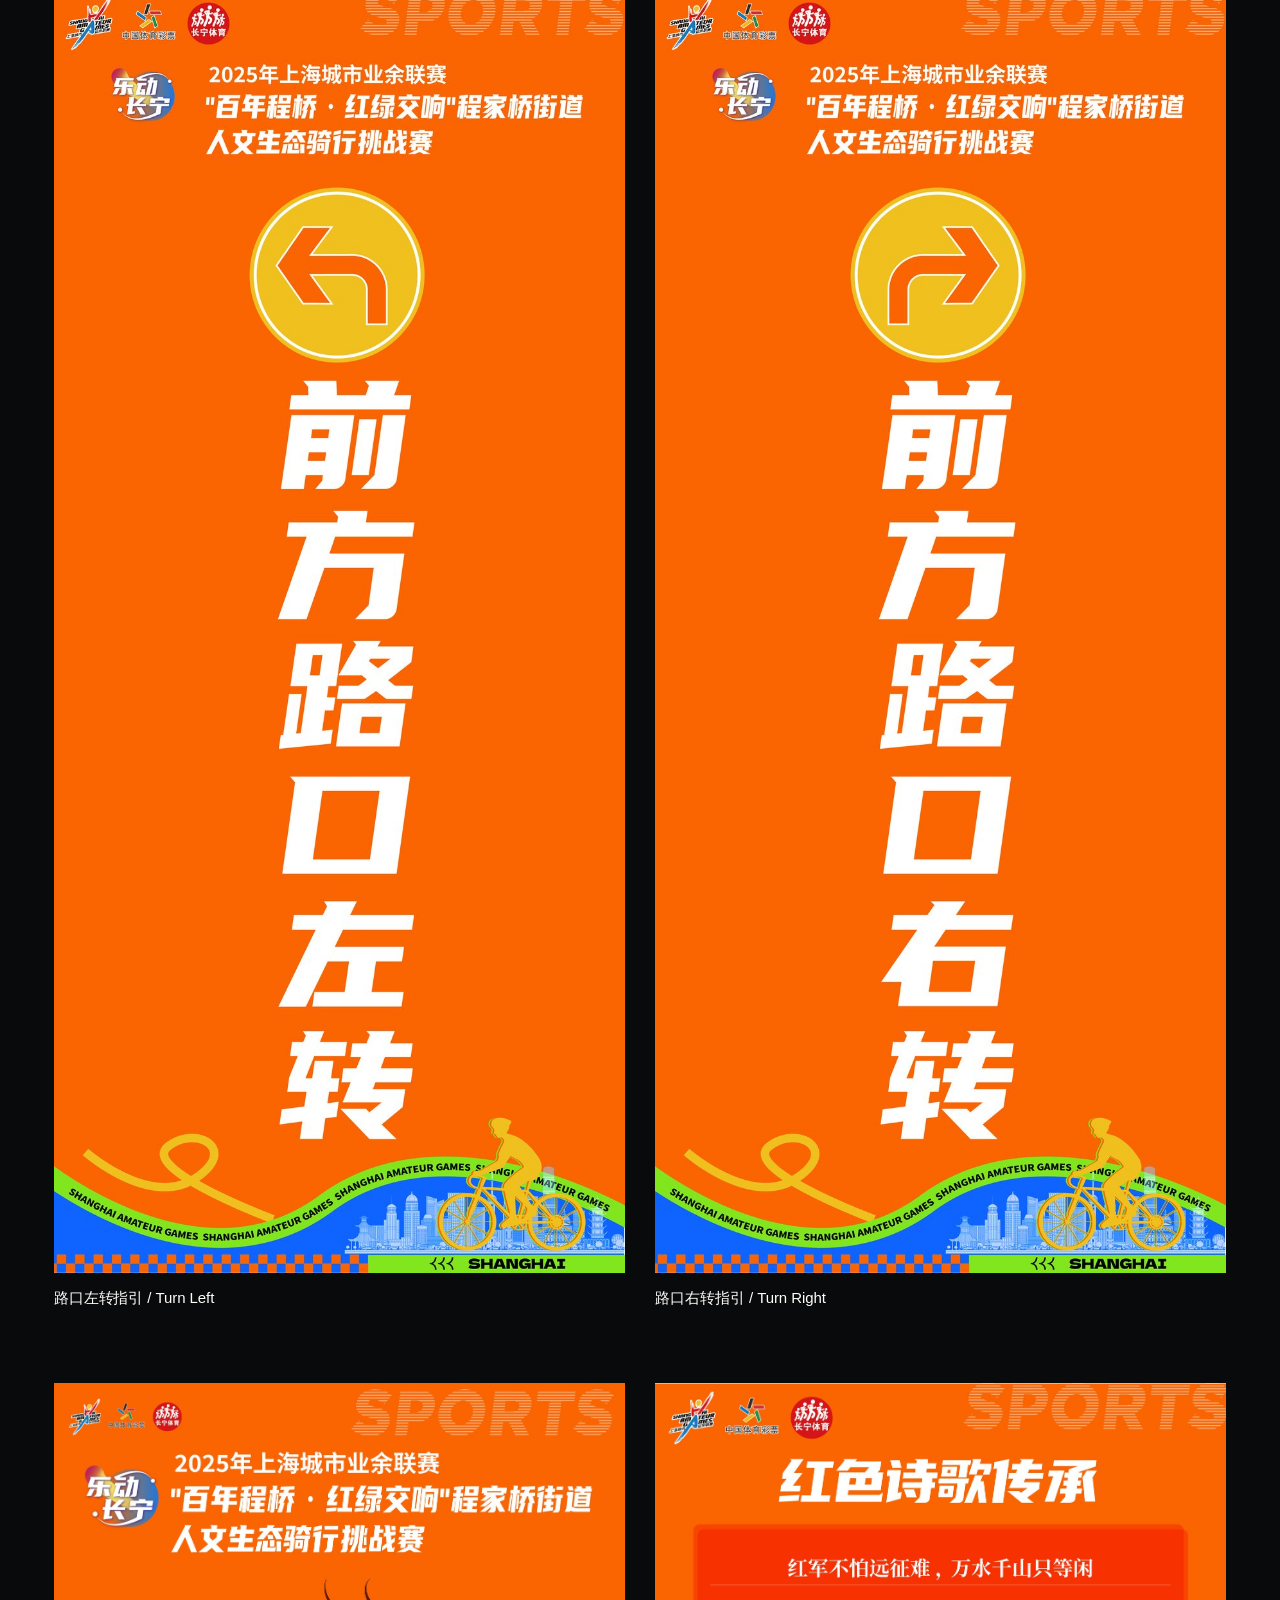
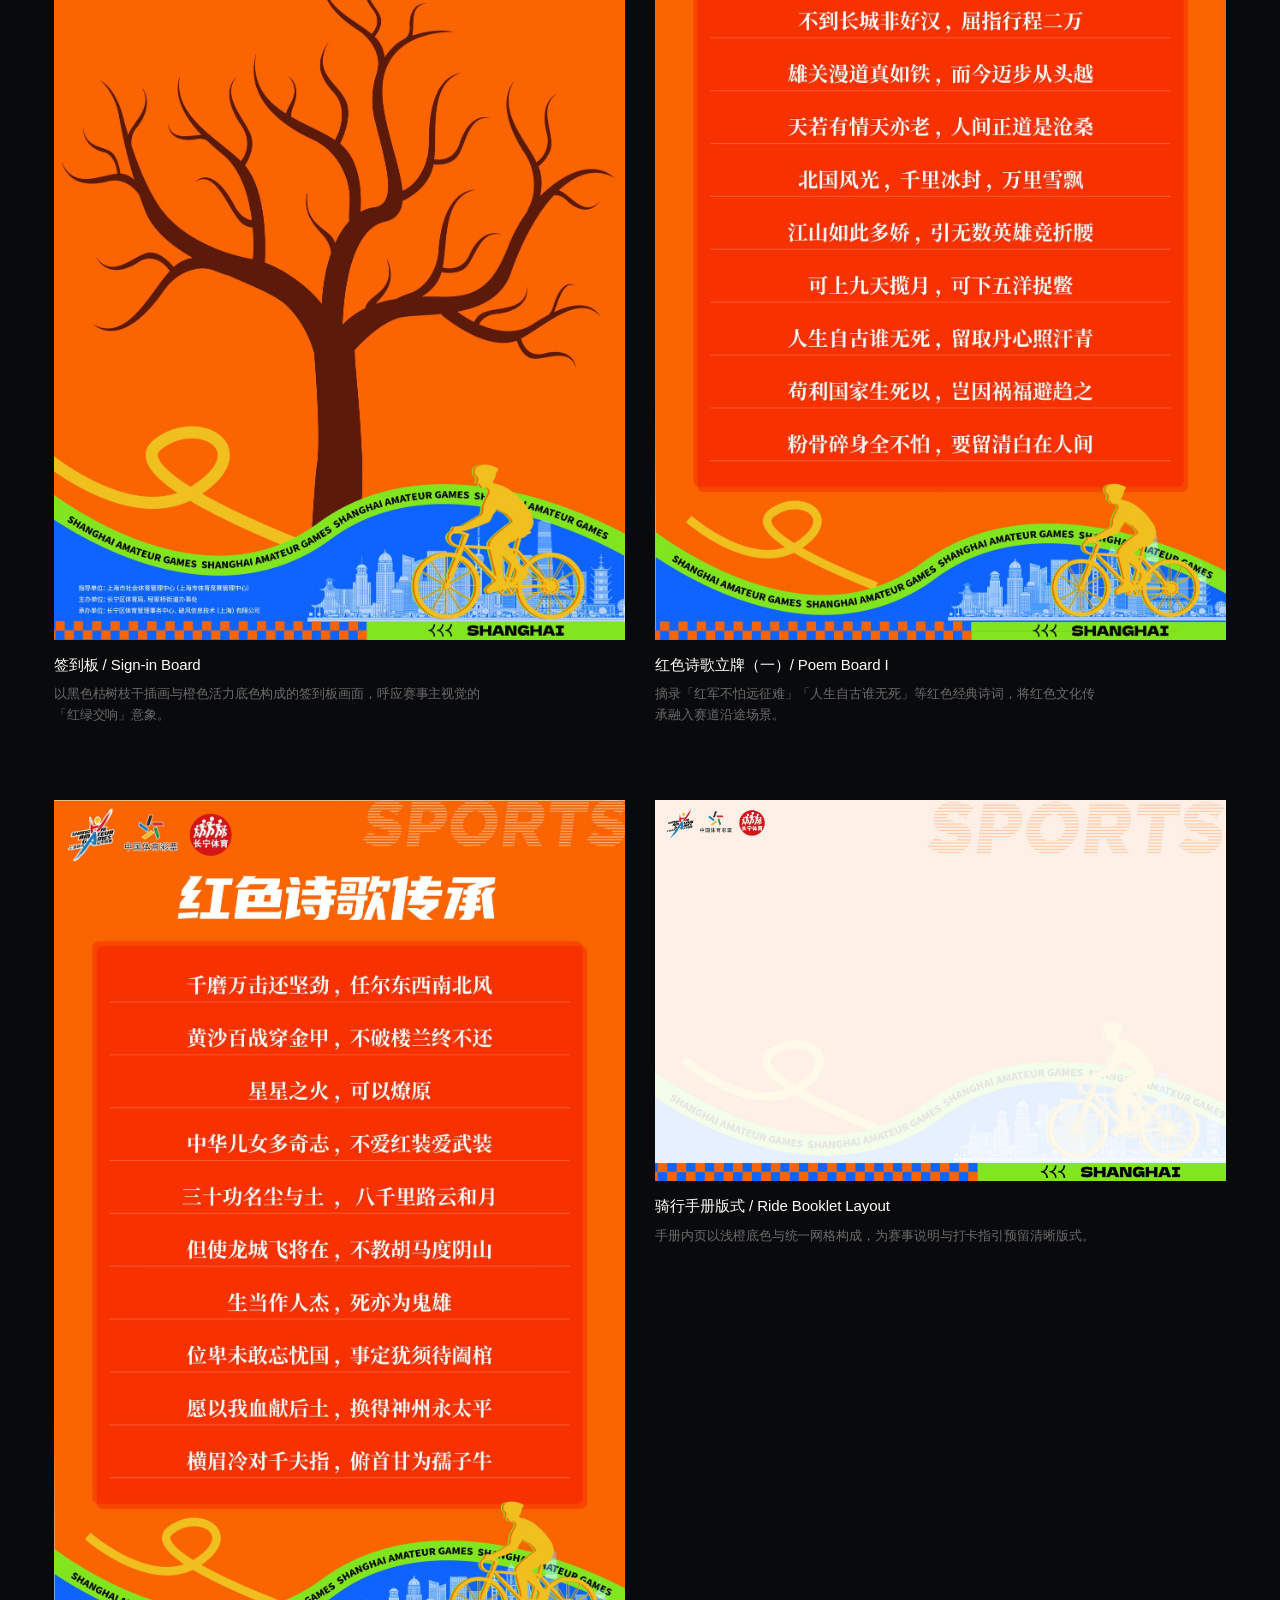
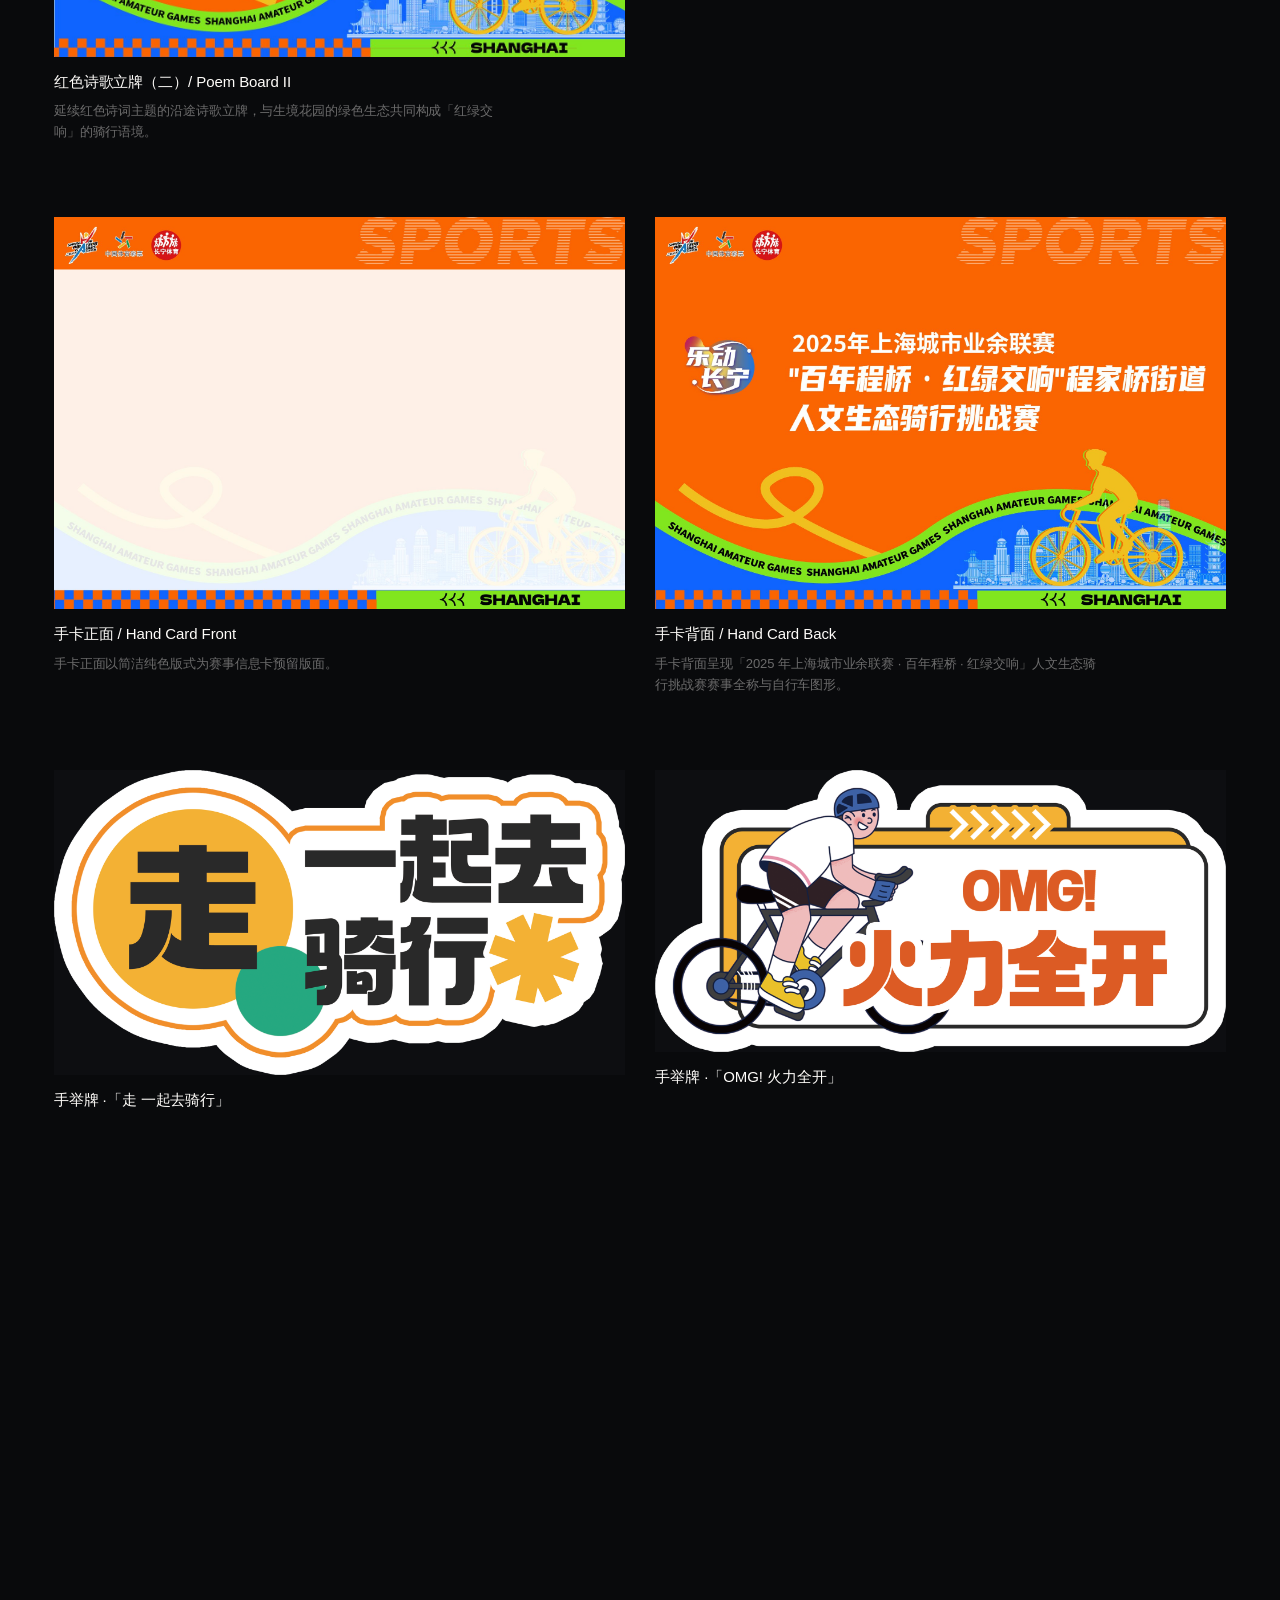
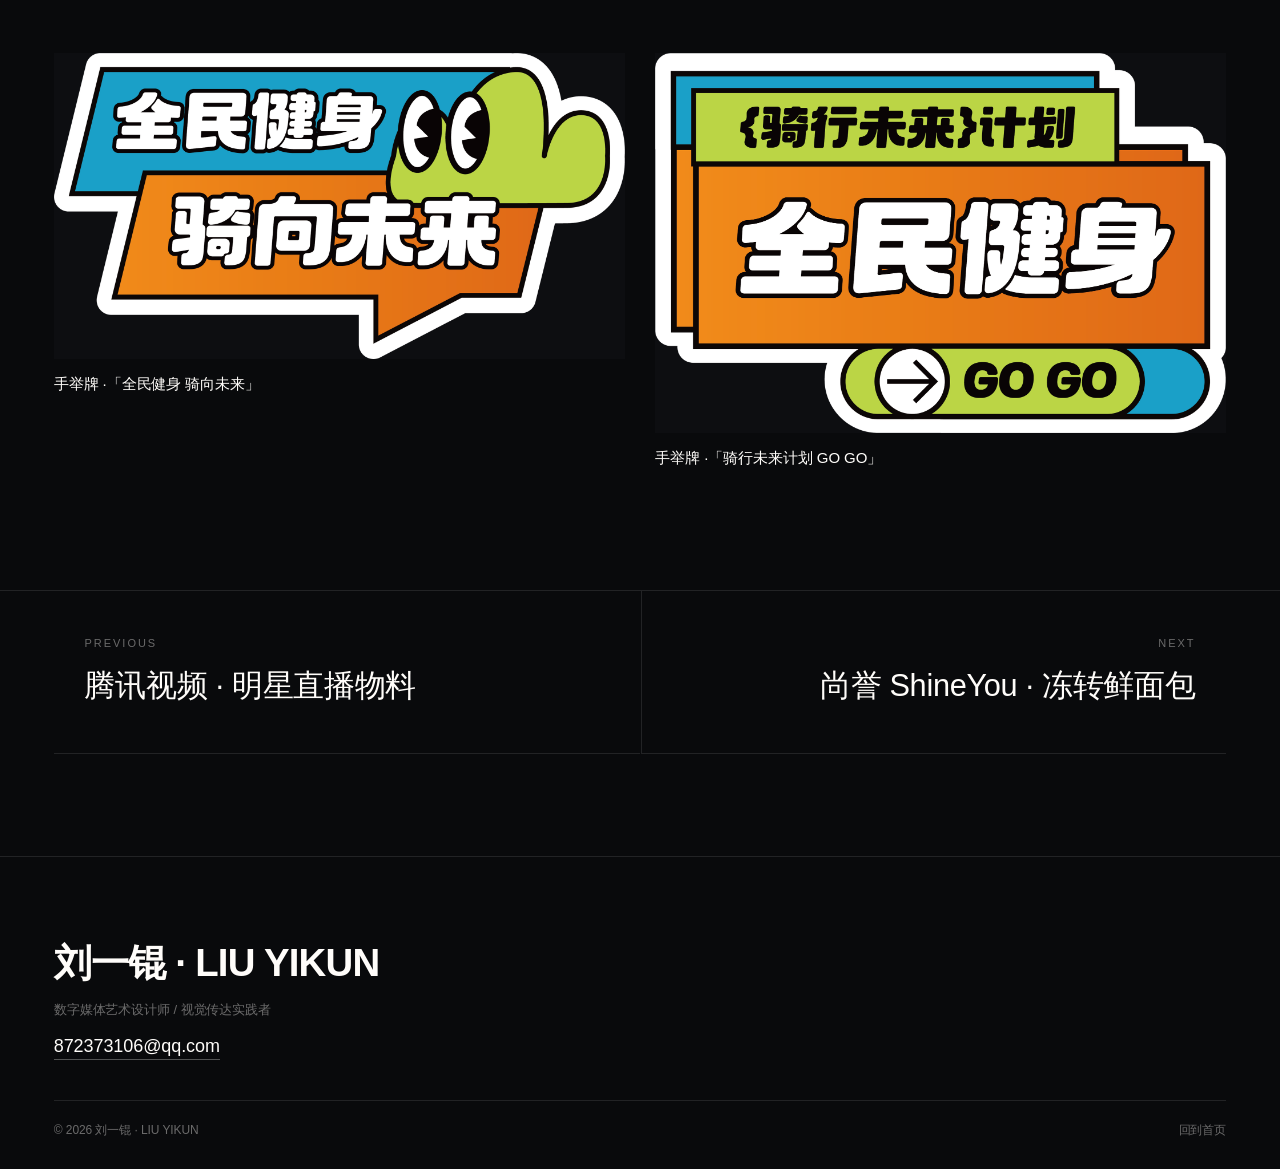
<file: work-chengqiao.html>
<!DOCTYPE html>
<html lang="zh-CN">
<head>
<meta charset="UTF-8">
<meta name="viewport" content="width=device-width, initial-scale=1.0">
<meta name="theme-color" content="#090A0C">
<title>程家桥 · 人文生态骑行挑战赛 — 刘一锟 作品集</title>
<meta name="description" content="2025 年上海城市业余联赛「百年程桥·红绿交响」程家桥街道人文生态骑行挑战赛的整套活动视觉与现场物料：以「红绿交响」串联红色文化传承与绿色生态人文，完成赛事主视觉与骑行地图、沿途点位指示立牌与路口方向指引、签到板与红色">
<link rel="preload" as="image" href="assets/images/chengqiao/kv-cover.jpg">
<link rel="stylesheet" href="style.css?v=20261104a">
<script src="main.js?v=20261104a" defer></script>
</head>
<body class="page-detail">

<header class="topbar" id="siteTop">
  <a class="brand" href="index.html">刘一锟<span class="dot">·</span>LIU YIKUN</a>
  <nav class="nav" aria-label="主导航">
      <a href="index.html">首页</a>
      <a href="index.html#works">作品</a>
      <a href="index.html#profile">关于</a>
      <a href="index.html#contact">联系</a>
  </nav>
</header>

<main id="top">
  <article class="project">
    <header class="phead wrap rv">
      <p class="crumb"><a href="index.html#works">works</a> / chengqiao</p>
      <h1>程家桥 · 人文生态骑行挑战赛</h1>
      <p class="en">「百年程桥 · 红绿交响」 CHENGJIAQIAO HUMAN-ECOLOGY RIDING CHALLENGE · 活动视觉与落地物料</p>
      <p class="desc">2025 年上海城市业余联赛「百年程桥·红绿交响」程家桥街道人文生态骑行挑战赛的整套活动视觉与现场物料：以「红绿交响」串联红色文化传承与绿色生态人文，完成赛事主视觉与骑行地图、沿途点位指示立牌与路口方向指引、签到板与红色诗词诗歌板、骑行手册与手卡、系列拍照手举牌等落地设计，覆盖活动从报名传播到现场引导的完整物料系统。</p>
    </header>

    <div class="gallery">
      <figure class="g-full rv">
        <div class="gimg"><img src="assets/images/chengqiao/kv-cover.jpg" alt="百年程桥·红绿交响 程家桥街道人文生态骑行挑战赛 主视觉海报" loading="lazy"></div>
        <figcaption class="gcap"><p class="t">赛事主视觉 / Key Visual</p><p class="d">以「百年程桥 · 红绿交响」为题的赛事主视觉：百年程桥的红色文化记忆与生境花园的绿色生态并行，作为手册封面与全套物料的统一视觉基调。</p></figcaption>
      </figure>
      <figure class="g-half rv">
        <div class="gimg"><img src="assets/images/chengqiao/map-route.jpg" alt="骑行挑战赛活动骑行地图 六处打卡点路线" loading="lazy"></div>
        <figcaption class="gcap"><p class="t">活动骑行地图 / Ride Map</p><p class="d">串联虹桥源、龙柏饭店、东虹桥中心、上海动物园与两座生境花园共六处打卡点的骑行地图，以手绘路线串联程家桥街道的生态人文地标。</p></figcaption>
      </figure>
      <figure class="g-half rv">
        <div class="gimg"><img src="assets/images/chengqiao/board-map.jpg" alt="活动地图总览展板" loading="lazy"></div>
        <figcaption class="gcap"><p class="t">地图总览展板 / Overview Board</p><p class="d">活动地图总览展板：六处打卡点与主会场位置、骑行路径一目了然，作为起点现场与传播环节的活动总览。</p></figcaption>
      </figure>
      <figure class="g-full rv">
        <div class="gimg"><img src="assets/images/chengqiao/scene-start.jpg" alt="骑行挑战赛起点拱门现场 起点 START" loading="lazy"></div>
        <figcaption class="gcap"><p class="t">起点现场 / Start Scene</p><p class="d">印有赛事名称与「起点 START」的橙色拱门现场，配合沿线指示物料共同完成活动当天的现场氛围与动线引导。</p></figcaption>
      </figure>
      <figure class="g-half rv">
        <div class="gimg"><img src="assets/images/chengqiao/sign-start.jpg" alt="起始点指示牌" loading="lazy"></div>
        <figcaption class="gcap"><p class="t">起始点指示牌 / Start Sign</p></figcaption>
      </figure>
      <figure class="g-half rv">
        <div class="gimg"><img src="assets/images/chengqiao/sign-zoo.jpg" alt="上海动物园打卡点指示牌" loading="lazy"></div>
        <figcaption class="gcap"><p class="t">上海动物园打卡点 / Shanghai Zoo</p></figcaption>
      </figure>
      <figure class="g-half rv">
        <div class="gimg"><img src="assets/images/chengqiao/sign-hqy.jpg" alt="虹桥源打卡点指示牌" loading="lazy"></div>
        <figcaption class="gcap"><p class="t">虹桥源打卡点 / Hongqiao Origin</p></figcaption>
      </figure>
      <figure class="g-half rv">
        <div class="gimg"><img src="assets/images/chengqiao/sign-he.jpg" alt="机场新村荷·生境花园打卡点指示牌" loading="lazy"></div>
        <figcaption class="gcap"><p class="t">荷·生境花园（机场新村）/ Lotus Habitat Garden</p></figcaption>
      </figure>
      <figure class="g-half rv">
        <div class="gimg"><img src="assets/images/chengqiao/sign-yi.jpg" alt="程桥二村忆·生境花园打卡点指示牌" loading="lazy"></div>
        <figcaption class="gcap"><p class="t">忆·生境花园（程桥二村）/ Memory Habitat Garden</p></figcaption>
      </figure>
      <figure class="g-half rv">
        <div class="gimg"><img src="assets/images/chengqiao/sign-lb.jpg" alt="龙柏饭店打卡点指示牌" loading="lazy"></div>
        <figcaption class="gcap"><p class="t">龙柏饭店打卡点 / Longbai Hotel</p></figcaption>
      </figure>
      <figure class="g-half rv">
        <div class="gimg"><img src="assets/images/chengqiao/sign-checkin.jpg" alt="通用打卡点指示牌" loading="lazy"></div>
        <figcaption class="gcap"><p class="t">打卡点指示牌 / Check-in Point</p></figcaption>
      </figure>
      <figure class="g-half rv">
        <div class="gimg"><img src="assets/images/chengqiao/sign-parking.jpg" alt="停车处指示牌" loading="lazy"></div>
        <figcaption class="gcap"><p class="t">停车处指示牌 / Parking</p></figcaption>
      </figure>
      <figure class="g-half rv">
        <div class="gimg"><img src="assets/images/chengqiao/sign-finish.jpg" alt="终点指示牌" loading="lazy"></div>
        <figcaption class="gcap"><p class="t">终点指示牌 / Finish Line</p></figcaption>
      </figure>
      <figure class="g-half rv">
        <div class="gimg"><img src="assets/images/chengqiao/road-straight.jpg" alt="路口直行方向指引牌" loading="lazy"></div>
        <figcaption class="gcap"><p class="t">路口直行指引 / Straight Ahead</p></figcaption>
      </figure>
      <figure class="g-half rv">
        <div class="gimg"><img src="assets/images/chengqiao/road-left.jpg" alt="路口左转方向指引牌" loading="lazy"></div>
        <figcaption class="gcap"><p class="t">路口左转指引 / Turn Left</p></figcaption>
      </figure>
      <figure class="g-half rv">
        <div class="gimg"><img src="assets/images/chengqiao/road-right.jpg" alt="路口右转方向指引牌" loading="lazy"></div>
        <figcaption class="gcap"><p class="t">路口右转指引 / Turn Right</p></figcaption>
      </figure>
      <figure class="g-half rv">
        <div class="gimg"><img src="assets/images/chengqiao/signin-board.jpg" alt="人文生态骑行挑战赛签到板" loading="lazy"></div>
        <figcaption class="gcap"><p class="t">签到板 / Sign-in Board</p><p class="d">以黑色枯树枝干插画与橙色活力底色构成的签到板画面，呼应赛事主视觉的「红绿交响」意象。</p></figcaption>
      </figure>
      <figure class="g-half rv">
        <div class="gimg"><img src="assets/images/chengqiao/poem-1.jpg" alt="红色诗歌传承立牌 诗歌板" loading="lazy"></div>
        <figcaption class="gcap"><p class="t">红色诗歌立牌（一）/ Poem Board I</p><p class="d">摘录「红军不怕远征难」「人生自古谁无死」等红色经典诗词，将红色文化传承融入赛道沿途场景。</p></figcaption>
      </figure>
      <figure class="g-half rv">
        <div class="gimg"><img src="assets/images/chengqiao/poem-2.jpg" alt="红色诗歌传承立牌 诗歌板" loading="lazy"></div>
        <figcaption class="gcap"><p class="t">红色诗歌立牌（二）/ Poem Board II</p><p class="d">延续红色诗词主题的沿途诗歌立牌，与生境花园的绿色生态共同构成「红绿交响」的骑行语境。</p></figcaption>
      </figure>
      <figure class="g-half rv">
        <div class="gimg"><img src="assets/images/chengqiao/booklet-blank.jpg" alt="骑行手册内页版式" loading="lazy"></div>
        <figcaption class="gcap"><p class="t">骑行手册版式 / Ride Booklet Layout</p><p class="d">手册内页以浅橙底色与统一网格构成，为赛事说明与打卡指引预留清晰版式。</p></figcaption>
      </figure>
      <figure class="g-half rv">
        <div class="gimg"><img src="assets/images/chengqiao/card-front.jpg" alt="赛事手卡正面" loading="lazy"></div>
        <figcaption class="gcap"><p class="t">手卡正面 / Hand Card Front</p><p class="d">手卡正面以简洁纯色版式为赛事信息卡预留版面。</p></figcaption>
      </figure>
      <figure class="g-half rv">
        <div class="gimg"><img src="assets/images/chengqiao/card-back.jpg" alt="赛事手卡背面 赛事全称与自行车图形" loading="lazy"></div>
        <figcaption class="gcap"><p class="t">手卡背面 / Hand Card Back</p><p class="d">手卡背面呈现「2025 年上海城市业余联赛 · 百年程桥 · 红绿交响」人文生态骑行挑战赛赛事全称与自行车图形。</p></figcaption>
      </figure>
      <figure class="g-half rv">
        <div class="gimg"><img src="assets/images/chengqiao/hand/hand-01.png" alt="手举牌 走 一起去骑行" loading="lazy"></div>
        <figcaption class="gcap"><p class="t">手举牌 ·「走 一起去骑行」</p></figcaption>
      </figure>
      <figure class="g-half rv">
        <div class="gimg"><img src="assets/images/chengqiao/hand/hand-03.png" alt="手举牌 OMG 火力全开" loading="lazy"></div>
        <figcaption class="gcap"><p class="t">手举牌 ·「OMG! 火力全开」</p></figcaption>
      </figure>
      <figure class="g-half rv">
        <div class="gimg"><img src="assets/images/chengqiao/hand/hand-05.png" alt="手举牌 GO活力 FUN肆嗨" loading="lazy"></div>
        <figcaption class="gcap"><p class="t">手举牌 ·「GO活力 FUN肆嗨」</p></figcaption>
      </figure>
      <figure class="g-half rv">
        <div class="gimg"><img src="assets/images/chengqiao/hand/hand-07.png" alt="手举牌 美丽骑行 奔向未来" loading="lazy"></div>
        <figcaption class="gcap"><p class="t">手举牌 ·「美丽骑行 奔向未来」</p></figcaption>
      </figure>
      <figure class="g-half rv">
        <div class="gimg"><img src="assets/images/chengqiao/hand/hand-09.png" alt="手举牌 全民健身 骑向未来" loading="lazy"></div>
        <figcaption class="gcap"><p class="t">手举牌 ·「全民健身 骑向未来」</p></figcaption>
      </figure>
      <figure class="g-half rv">
        <div class="gimg"><img src="assets/images/chengqiao/hand/hand-11.png" alt="手举牌 骑行未来计划 GO GO" loading="lazy"></div>
        <figcaption class="gcap"><p class="t">手举牌 ·「骑行未来计划 GO GO」</p></figcaption>
      </figure>
    </div>

    <nav class="pn wrap">
      <a class="pn-item prev" href="work-tencent.html">
        <span class="pn-k">previous</span>
        <span class="pn-n">腾讯视频 · 明星直播物料</span>
      </a>
      <a class="pn-item next" href="work-shineyou.html">
        <span class="pn-k">next</span>
        <span class="pn-n">尚誉 ShineYou · 冻转鲜面包</span>
      </a>
    </nav>
  </article>
</main>

<footer class="contact foot-mini" id="contact">
  <div class="wrap foot-inner">
    <p class="foot-name">刘一锟 · LIU YIKUN</p>
    <p class="foot-note">数字媒体艺术设计师 / 视觉传达实践者</p>
    <p class="foot-mail"><a href="mailto:872373106@qq.com">872373106@qq.com</a></p>
    <div class="foot-bar">
      <span>© <span id="year"></span> 刘一锟 · LIU YIKUN</span>
      <a href="index.html">回到首页</a>
    </div>
  </div>
</footer>

</body>
</html>
</file>
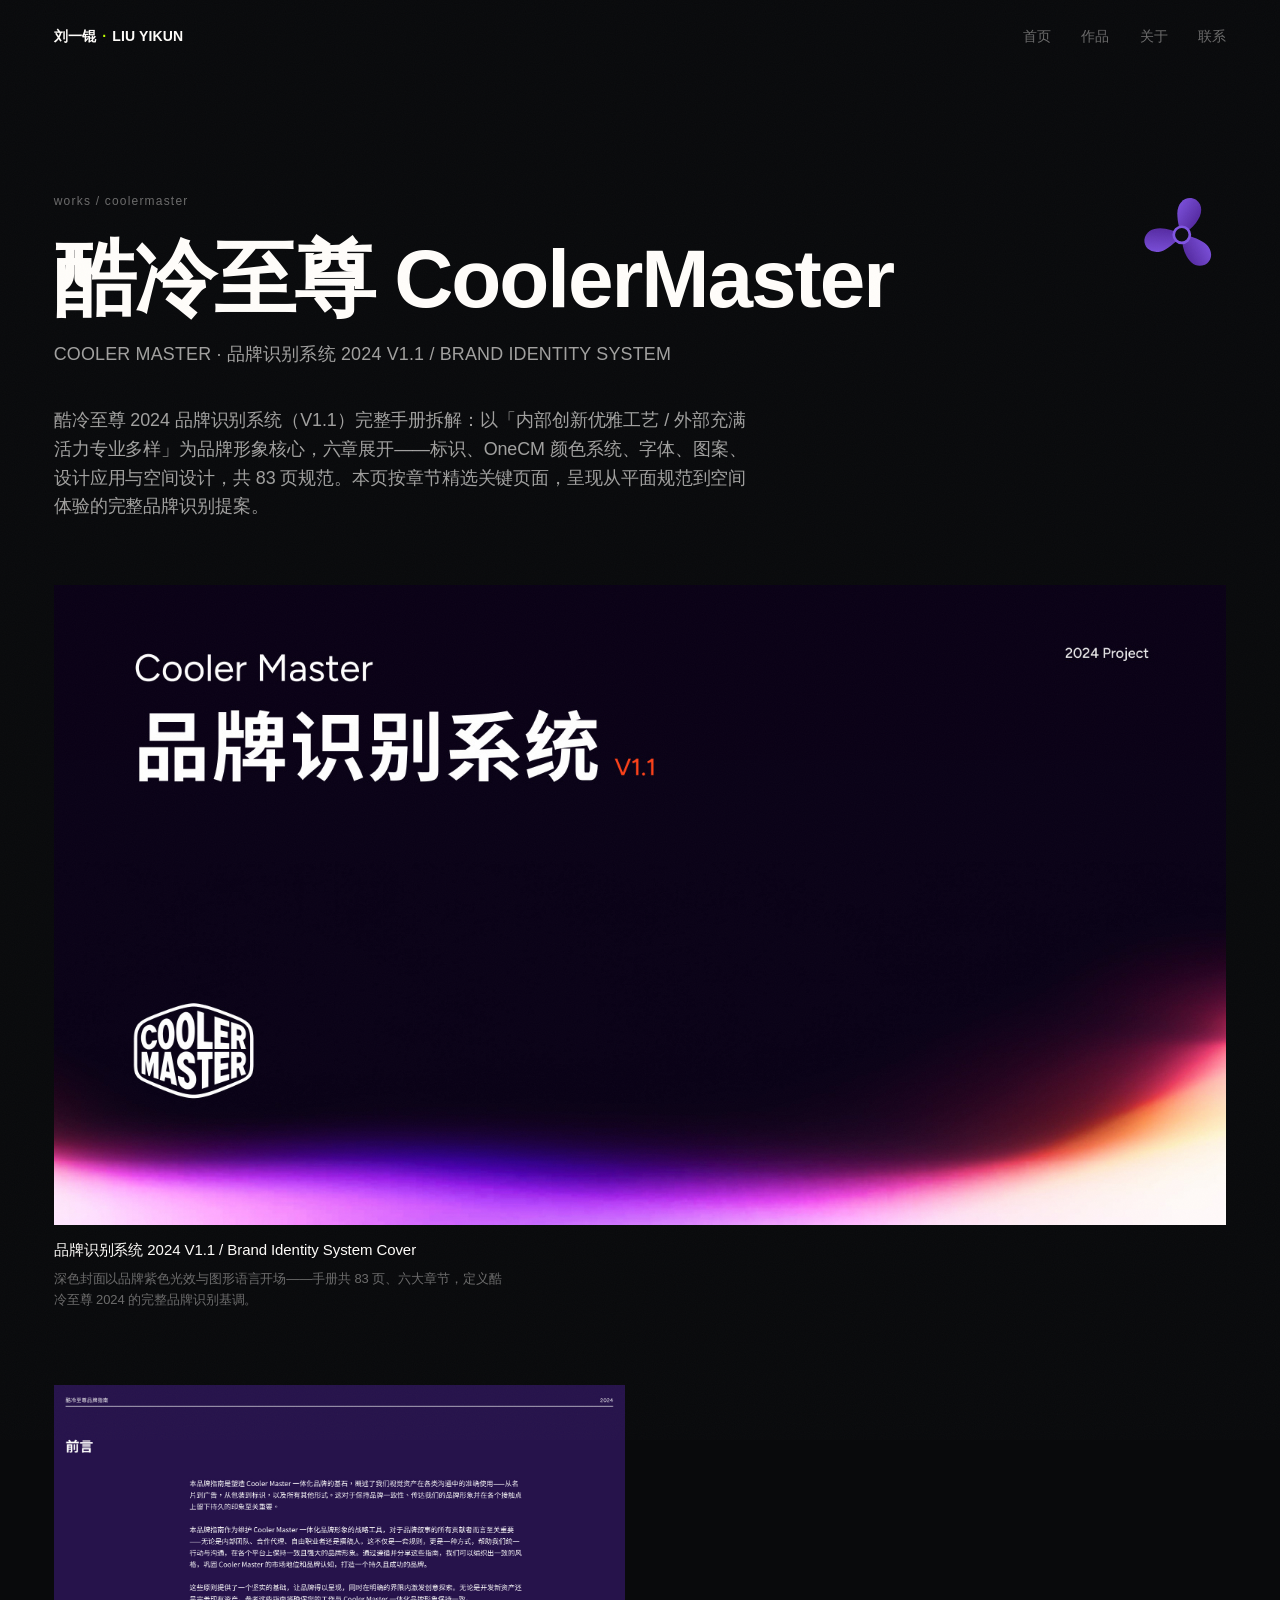
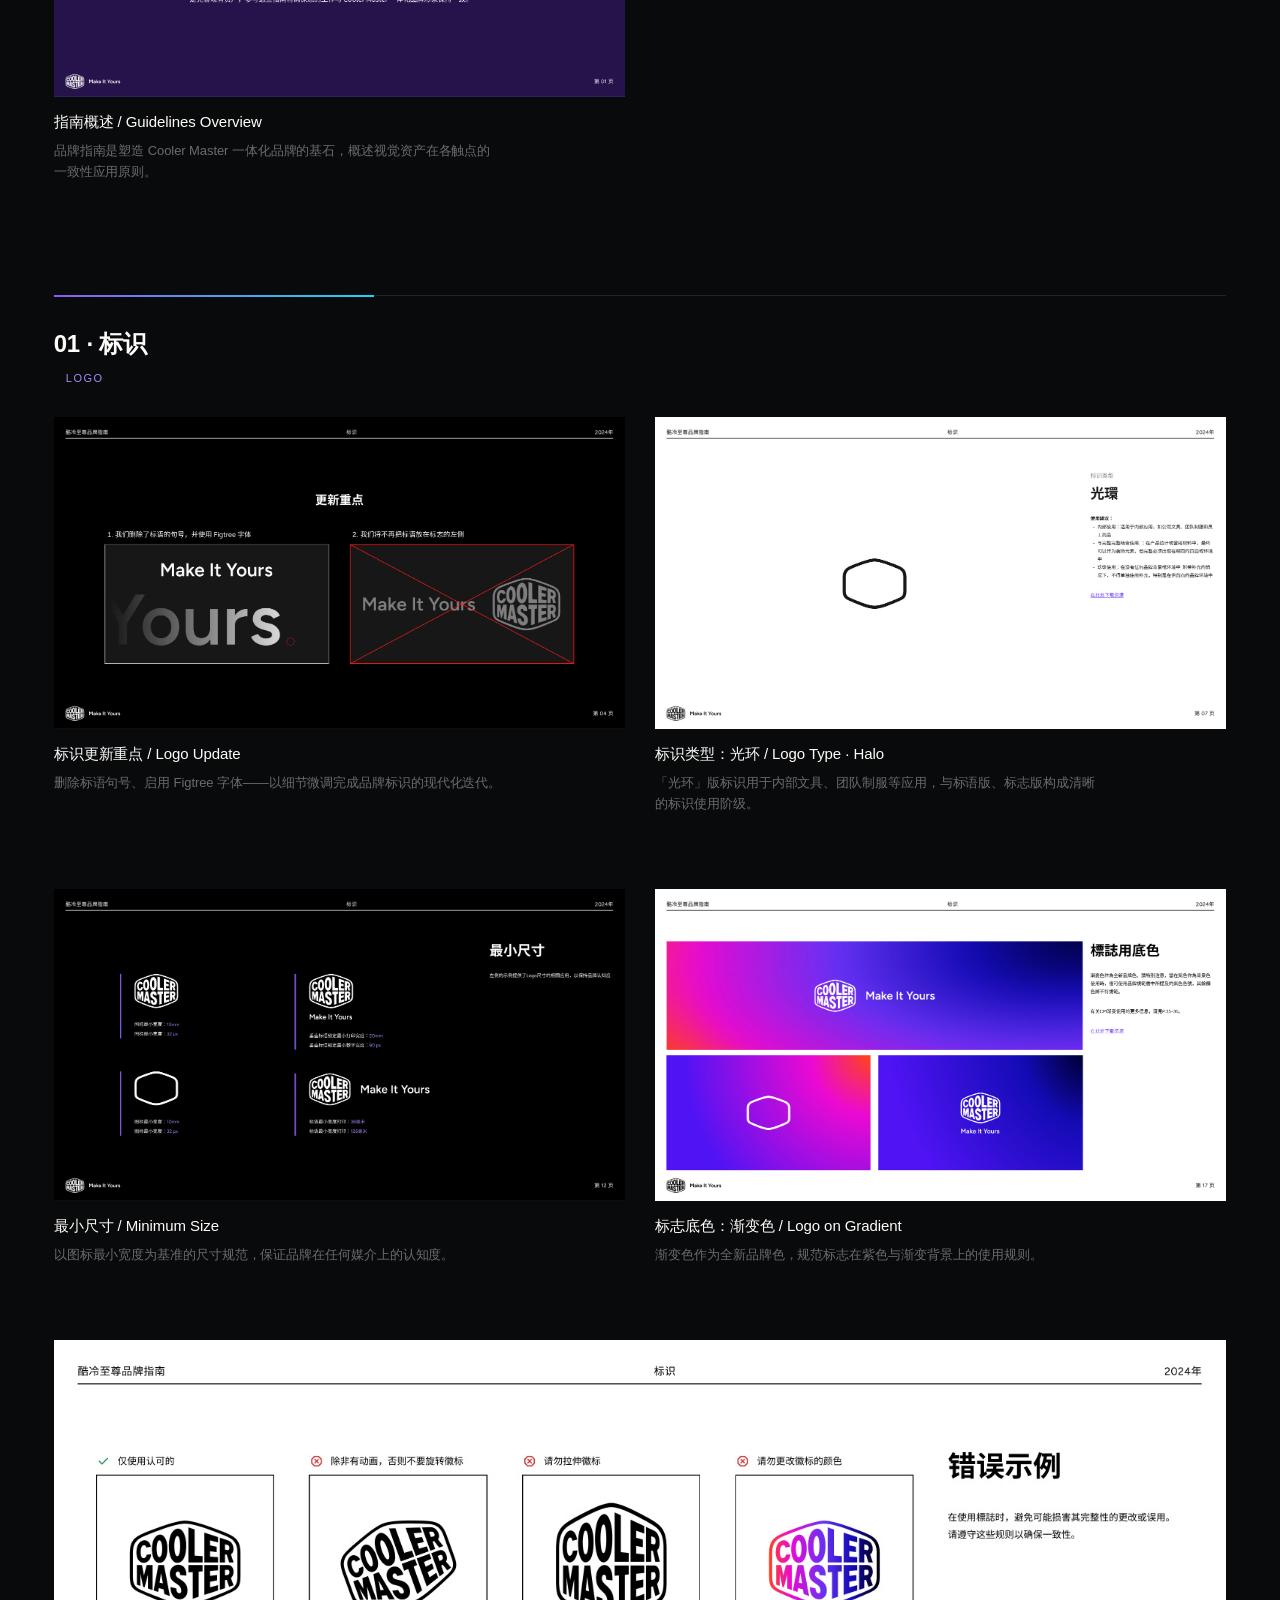
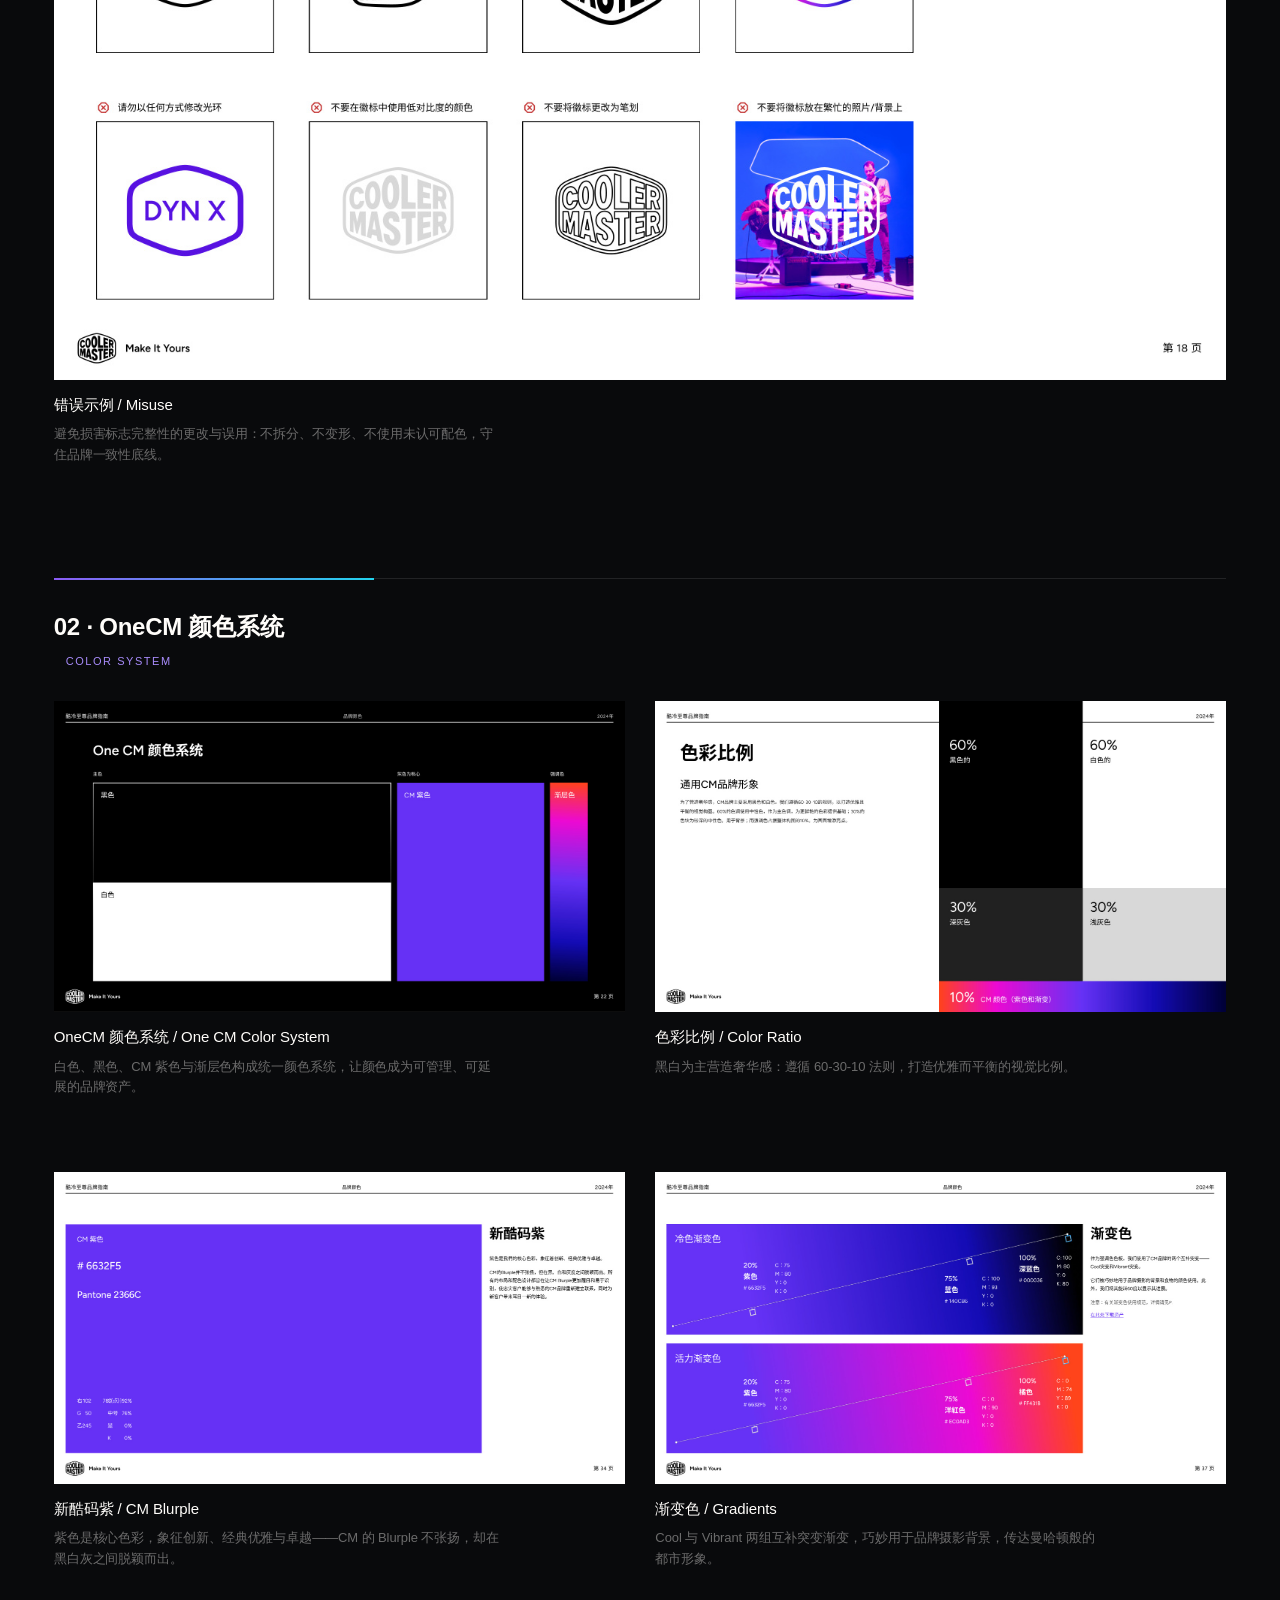
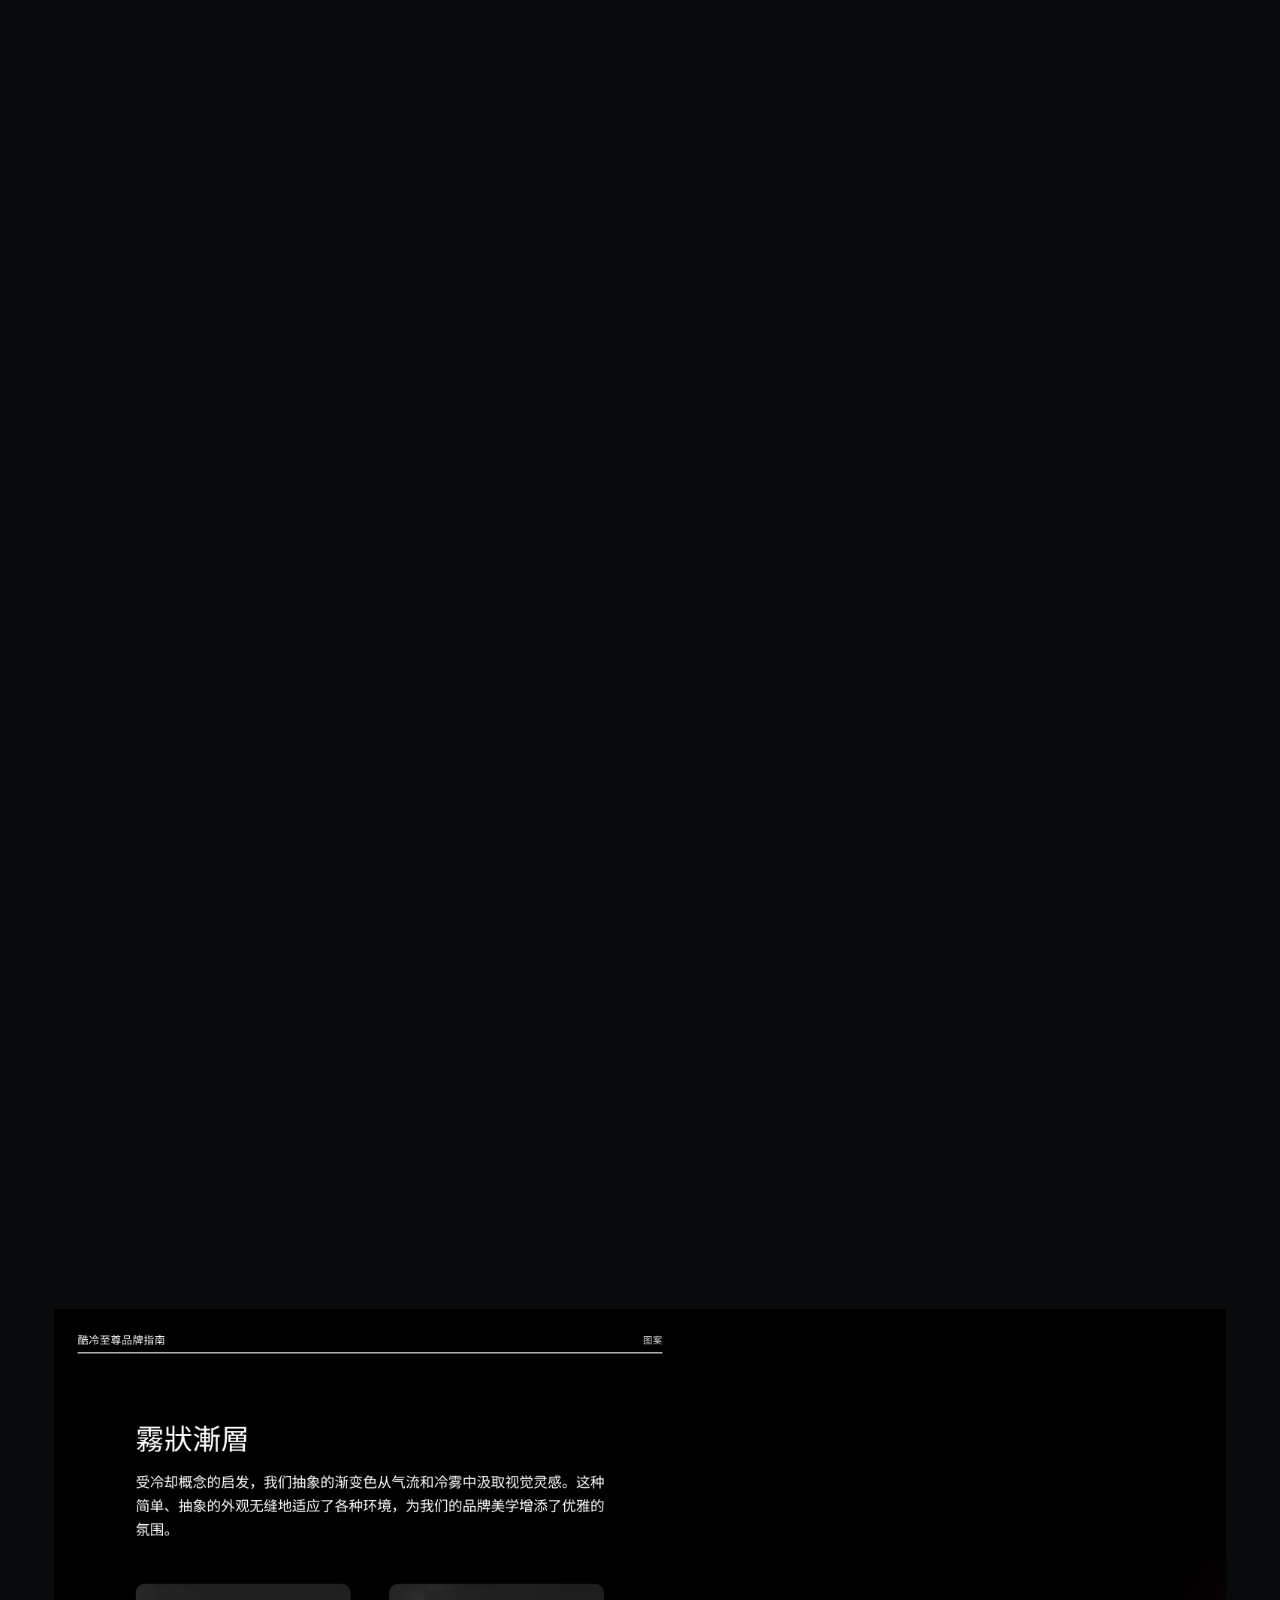
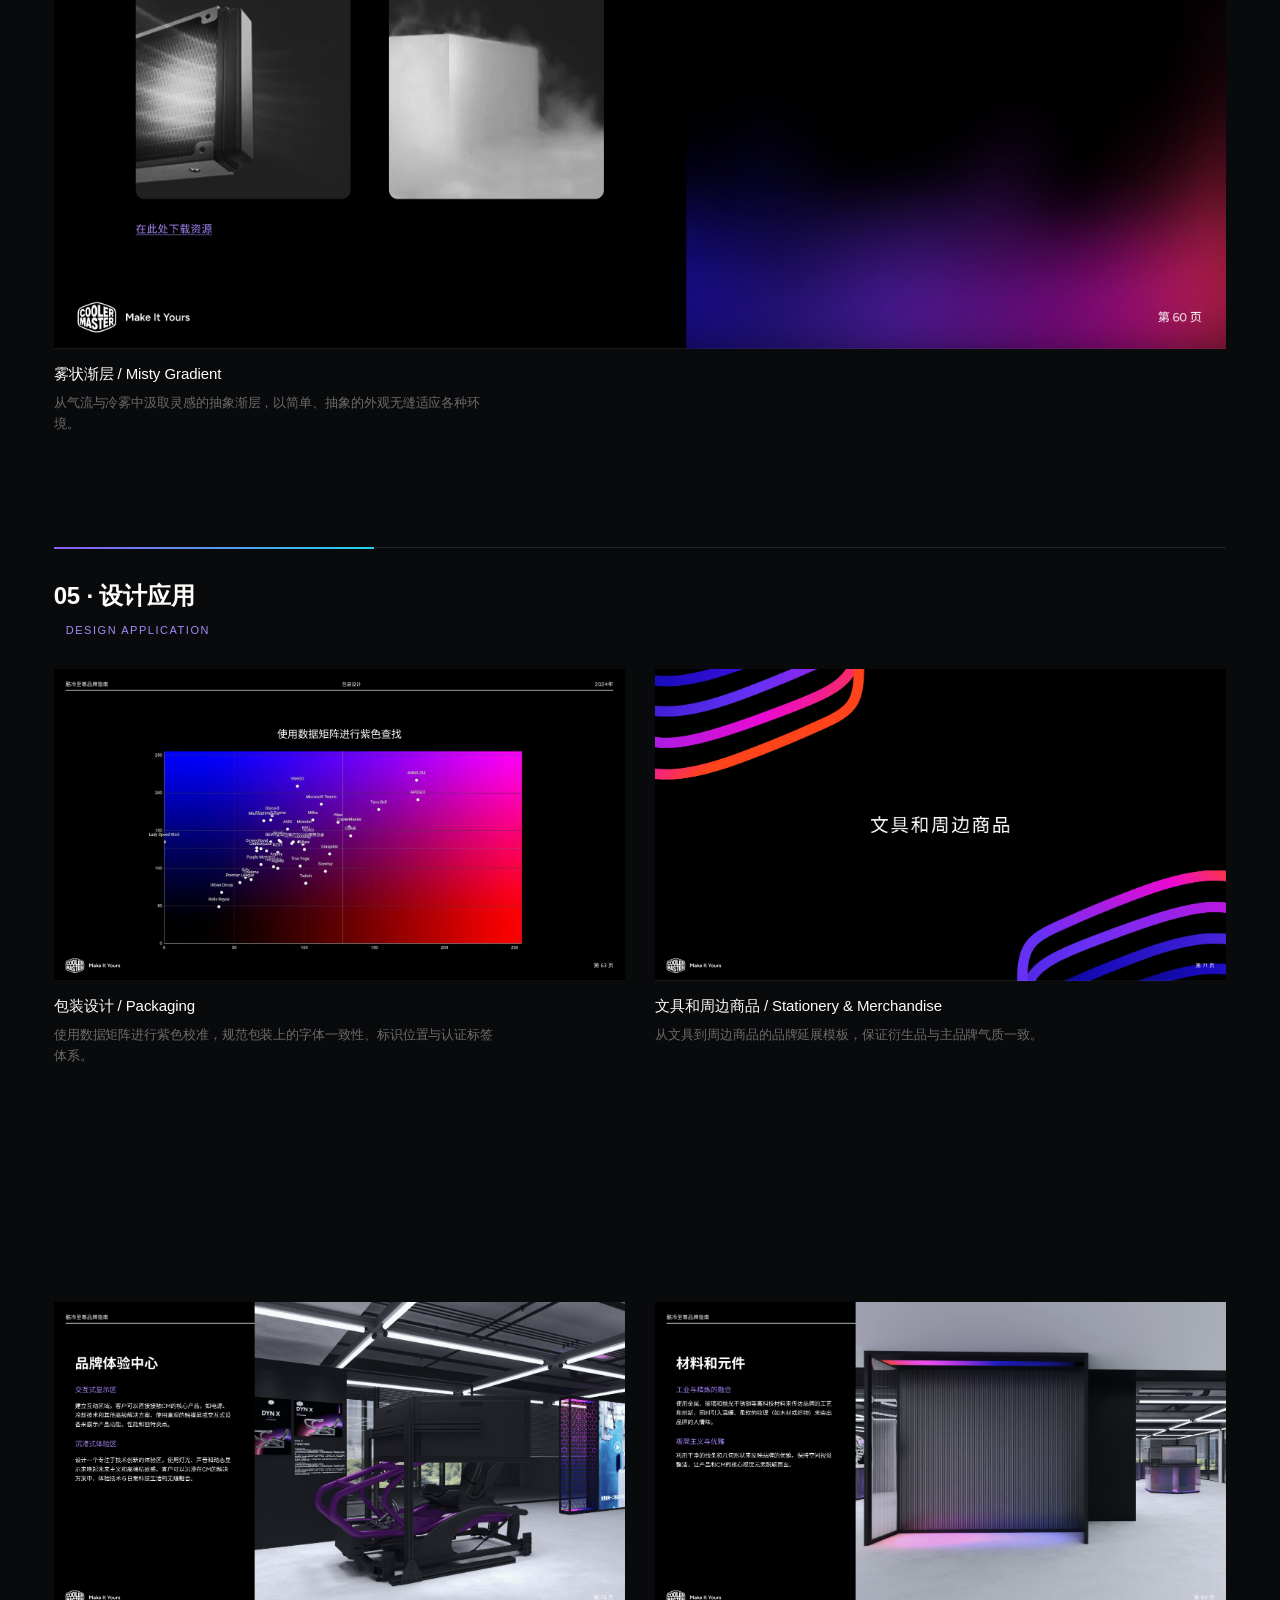
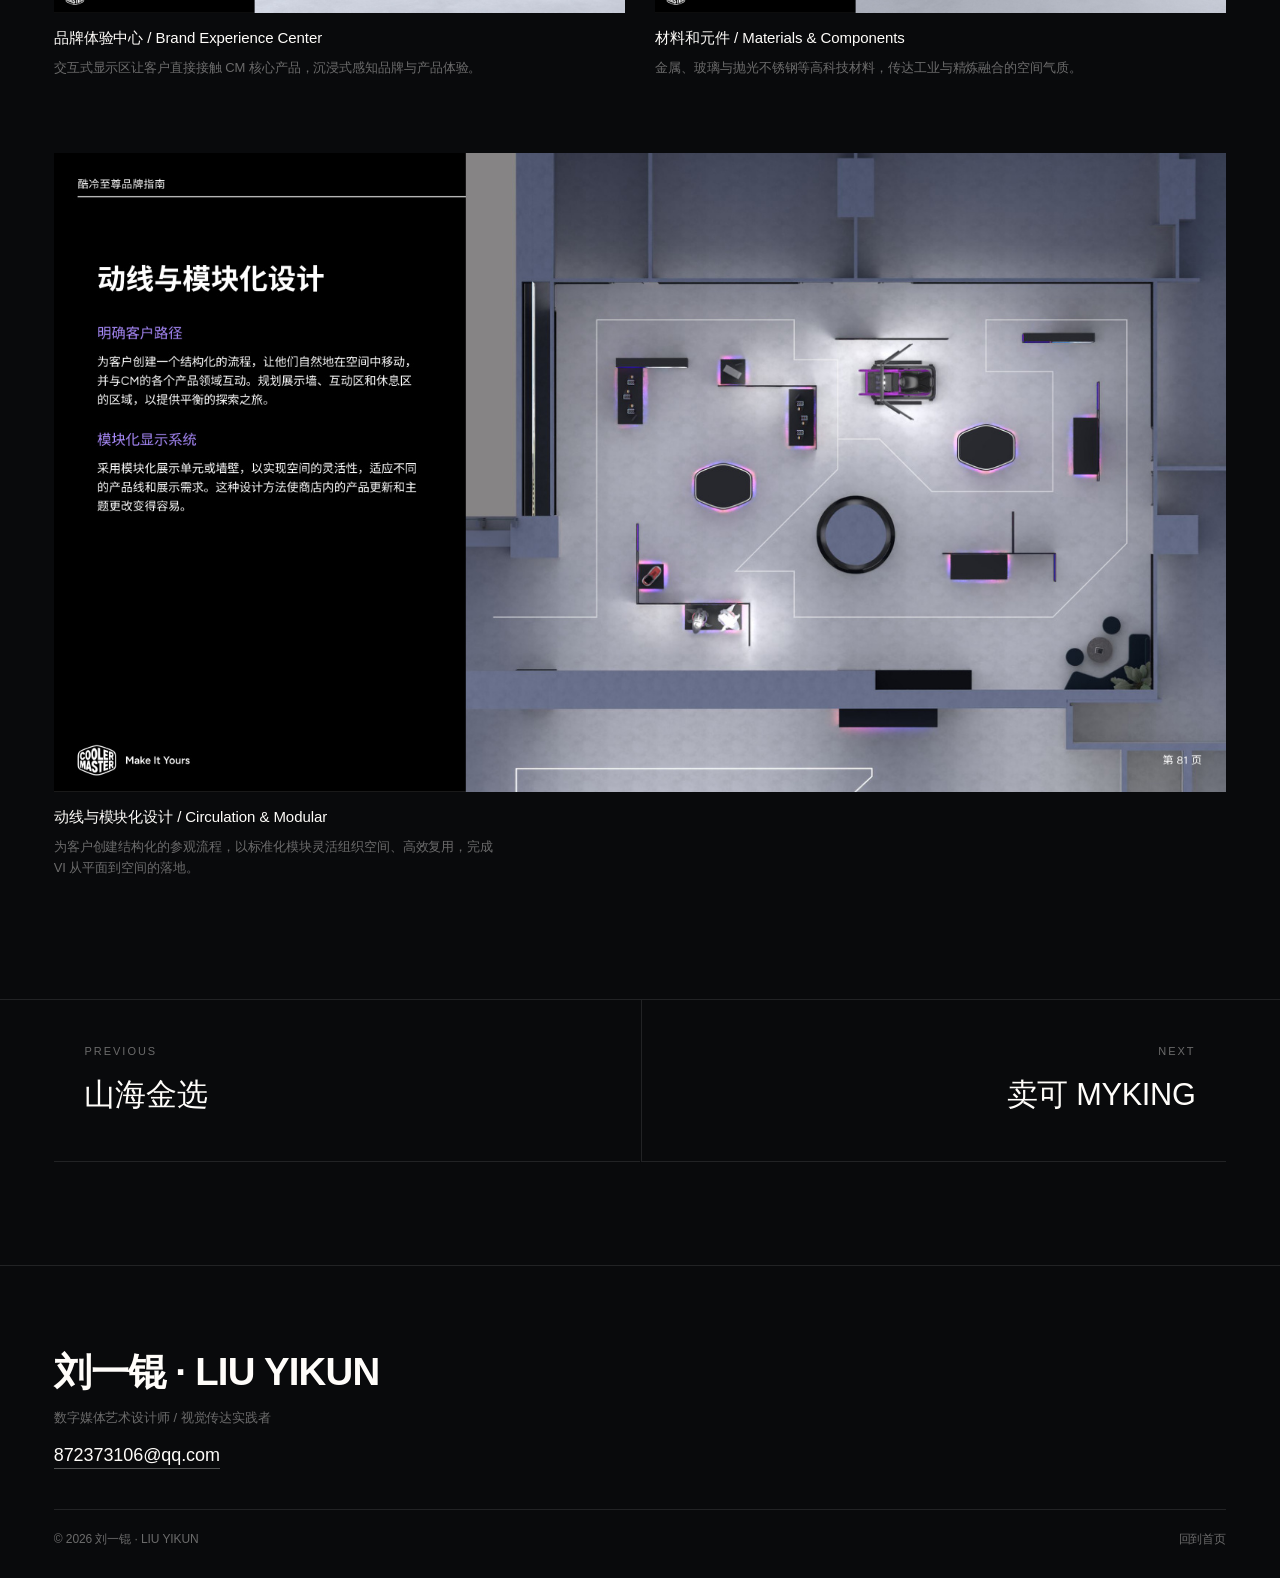
<file: work-coolermaster.html>
<!DOCTYPE html>
<html lang="zh-CN">
<head>
<meta charset="UTF-8">
<meta name="viewport" content="width=device-width, initial-scale=1.0">
<meta name="theme-color" content="#090A0C">
<title>酷冷至尊 CoolerMaster 品牌识别系统 2024 — 刘一锟 作品集</title>
<meta name="description" content="酷冷至尊 2024 品牌识别系统（V1.1）：以「内部创新优雅工艺 / 外部充满活力专业多样」为品牌形象核心，建立 OneCM 统一颜色系统（CM 紫 / 黑 / 白 / 渐层色）与中英文文本阶级系统（Figtree /">
<link rel="preload" as="image" href="assets/images/coolermaster/vi/vi-01.jpg">
<link rel="stylesheet" href="style.css?v=20261104a">
<script src="main.js?v=20261104a" defer></script>
</head>
<body class="page-detail">

<header class="topbar" id="siteTop">
  <a class="brand" href="index.html">刘一锟<span class="dot">·</span>LIU YIKUN</a>
  <nav class="nav" aria-label="主导航">
      <a href="index.html">首页</a>
      <a href="index.html#works">作品</a>
      <a href="index.html#profile">关于</a>
      <a href="index.html#contact">联系</a>
  </nav>
</header>

<main id="top">
  <article class="project">
    <header class="phead wrap rv">
      <p class="crumb"><a href="index.html#works">works</a> / coolermaster</p>
      <h1>酷冷至尊 CoolerMaster</h1>
      <p class="en">COOLER MASTER · 品牌识别系统 2024 V1.1 / BRAND IDENTITY SYSTEM</p>
      <p class="desc">酷冷至尊 2024 品牌识别系统（V1.1）完整手册拆解：以「内部创新优雅工艺 / 外部充满活力专业多样」为品牌形象核心，六章展开——标识、OneCM 颜色系统、字体、图案、设计应用与空间设计，共 83 页规范。本页按章节精选关键页面，呈现从平面规范到空间体验的完整品牌识别提案。</p>
      <!-- 酷冷元素：旋转风扇（悬停加速呼吸） -->
      <div class="cm-fan" aria-hidden="true">
        <svg viewBox="0 0 100 100" width="92" height="92">
          <defs>
            <path id="cm-blade" d="M50 50 C 68 40, 79 21, 66 11 C 57 5, 45 12, 45 26 C 45 37, 48 45, 50 50 Z"/>
            <linearGradient id="cm-grad" x1="0" y1="0" x2="1" y2="1">
              <stop offset="0" stop-color="#8B5CF6"/>
              <stop offset="1" stop-color="#4C1D95"/>
            </linearGradient>
          </defs>
          <g class="cm-fan-blades" fill="url(#cm-grad)">
            <use href="#cm-blade"/>
            <use href="#cm-blade" transform="rotate(120 50 50)"/>
            <use href="#cm-blade" transform="rotate(240 50 50)"/>
          </g>
          <circle cx="50" cy="50" r="9" fill="#0d0e11" stroke="#8B5CF6" stroke-width="3"/>
        </svg>
      </div>
    </header>

    <div class="gallery">
      <figure class="g-full rv">
        <div class="gimg cm-glow"><img src="assets/images/coolermaster/vi/vi-01.jpg" alt="酷冷至尊 CoolerMaster 品牌识别系统 2024 V1.1 封面" fetchpriority="high"></div>
        <figcaption class="gcap"><p class="t">品牌识别系统 2024 V1.1 / Brand Identity System Cover</p><p class="d">深色封面以品牌紫色光效与图形语言开场——手册共 83 页、六大章节，定义酷冷至尊 2024 的完整品牌识别基调。</p></figcaption>
      </figure>
      <figure class="g-half rv">
        <div class="gimg"><img src="assets/images/coolermaster/vi/vi-02.jpg" alt="酷冷至尊品牌指南概述" loading="lazy"></div>
        <figcaption class="gcap"><p class="t">指南概述 / Guidelines Overview</p><p class="d">品牌指南是塑造 Cooler Master 一体化品牌的基石，概述视觉资产在各触点的一致性应用原则。</p></figcaption>
      </figure>

      <div class="gsec rv">01 · 标识<span class="gen">Logo</span></div>
      <figure class="g-half rv">
        <div class="gimg"><img src="assets/images/coolermaster/vi/vi-05.jpg" alt="酷冷至尊 标识更新重点" loading="lazy"></div>
        <figcaption class="gcap"><p class="t">标识更新重点 / Logo Update</p><p class="d">删除标语句号、启用 Figtree 字体——以细节微调完成品牌标识的现代化迭代。</p></figcaption>
      </figure>
      <figure class="g-half rv">
        <div class="gimg"><img src="assets/images/coolermaster/vi/vi-08.jpg" alt="酷冷至尊 标识类型：光环" loading="lazy"></div>
        <figcaption class="gcap"><p class="t">标识类型：光环 / Logo Type · Halo</p><p class="d">「光环」版标识用于内部文具、团队制服等应用，与标语版、标志版构成清晰的标识使用阶级。</p></figcaption>
      </figure>
      <figure class="g-half rv">
        <div class="gimg"><img src="assets/images/coolermaster/vi/vi-13.jpg" alt="酷冷至尊 标识最小尺寸规范" loading="lazy"></div>
        <figcaption class="gcap"><p class="t">最小尺寸 / Minimum Size</p><p class="d">以图标最小宽度为基准的尺寸规范，保证品牌在任何媒介上的认知度。</p></figcaption>
      </figure>
      <figure class="g-half rv">
        <div class="gimg"><img src="assets/images/coolermaster/vi/vi-18.jpg" alt="酷冷至尊 标志渐变底色应用" loading="lazy"></div>
        <figcaption class="gcap"><p class="t">标志底色：渐变色 / Logo on Gradient</p><p class="d">渐变色作为全新品牌色，规范标志在紫色与渐变背景上的使用规则。</p></figcaption>
      </figure>
      <figure class="g-full rv">
        <div class="gimg"><img src="assets/images/coolermaster/vi/vi-19.jpg" alt="酷冷至尊 标志错误示例" loading="lazy"></div>
        <figcaption class="gcap"><p class="t">错误示例 / Misuse</p><p class="d">避免损害标志完整性的更改与误用：不拆分、不变形、不使用未认可配色，守住品牌一致性底线。</p></figcaption>
      </figure>

      <div class="gsec rv">02 · OneCM 颜色系统<span class="gen">Color System</span></div>
      <figure class="g-half rv">
        <div class="gimg"><img src="assets/images/coolermaster/vi/vi-23.jpg" alt="酷冷至尊 OneCM 颜色系统" loading="lazy"></div>
        <figcaption class="gcap"><p class="t">OneCM 颜色系统 / One CM Color System</p><p class="d">白色、黑色、CM 紫色与渐层色构成统一颜色系统，让颜色成为可管理、可延展的品牌资产。</p></figcaption>
      </figure>
      <figure class="g-half rv">
        <div class="gimg"><img src="assets/images/coolermaster/vi/vi-27.jpg" alt="酷冷至尊 色彩比例 60-30-10" loading="lazy"></div>
        <figcaption class="gcap"><p class="t">色彩比例 / Color Ratio</p><p class="d">黑白为主营造奢华感：遵循 60-30-10 法则，打造优雅而平衡的视觉比例。</p></figcaption>
      </figure>
      <figure class="g-half rv">
        <div class="gimg"><img src="assets/images/coolermaster/vi/vi-35.jpg" alt="酷冷至尊 新酷码紫" loading="lazy"></div>
        <figcaption class="gcap"><p class="t">新酷码紫 / CM Blurple</p><p class="d">紫色是核心色彩，象征创新、经典优雅与卓越——CM 的 Blurple 不张扬，却在黑白灰之间脱颖而出。</p></figcaption>
      </figure>
      <figure class="g-half rv">
        <div class="gimg"><img src="assets/images/coolermaster/vi/vi-38.jpg" alt="酷冷至尊 渐变色系统" loading="lazy"></div>
        <figcaption class="gcap"><p class="t">渐变色 / Gradients</p><p class="d">Cool 与 Vibrant 两组互补突变渐变，巧妙用于品牌摄影背景，传达曼哈顿般的都市形象。</p></figcaption>
      </figure>

      <div class="gsec rv">03 · 字体<span class="gen">Typography</span></div>
      <figure class="g-half rv">
        <div class="gimg"><img src="assets/images/coolermaster/vi/vi-44.jpg" alt="酷冷至尊 主字体 Figtree" loading="lazy"></div>
        <figcaption class="gcap"><p class="t">主字体 Figtree / Primary Typeface</p><p class="d">Figtree 的精致与简约兼具优雅气质，多字重覆盖从标题到正文的全部场景。</p></figcaption>
      </figure>
      <figure class="g-half rv">
        <div class="gimg"><img src="assets/images/coolermaster/vi/vi-50.jpg" alt="酷冷至尊 中文文本阶级系统" loading="lazy"></div>
        <figcaption class="gcap"><p class="t">中文文本阶级 / CJK Hierarchy</p><p class="d">思源黑体 Noto Sans 承接中文字级层级，与 Figtree 共同构成中英文统一的文本阶级系统。</p></figcaption>
      </figure>

      <div class="gsec rv">04 · 图案<span class="gen">Patterns</span></div>
      <figure class="g-half rv">
        <div class="gimg"><img src="assets/images/coolermaster/vi/vi-57.jpg" alt="酷冷至尊 经典 CM 蜂巢图案" loading="lazy"></div>
        <figcaption class="gcap"><p class="t">经典 CM 蜂巢 / Classic Honeycomb</p><p class="d">蜂巢图案是品牌标识的核心部分，抽象设计融合数字与物理元素，为品牌资产增添视觉趣味。</p></figcaption>
      </figure>
      <figure class="g-half rv">
        <div class="gimg"><img src="assets/images/coolermaster/vi/vi-60.jpg" alt="酷冷至尊 导热管曲线" loading="lazy"></div>
        <figcaption class="gcap"><p class="t">导热管曲线 / Heatpipe Curves</p><p class="d">受热管启发的抽象几何线条，与光环的曲线和角度相得益彰——这项核心技术奠定了 Cooler Master 的基础。</p></figcaption>
      </figure>
      <figure class="g-full rv">
        <div class="gimg"><img src="assets/images/coolermaster/vi/vi-61.jpg" alt="酷冷至尊 雾状渐层" loading="lazy"></div>
        <figcaption class="gcap"><p class="t">雾状渐层 / Misty Gradient</p><p class="d">从气流与冷雾中汲取灵感的抽象渐层，以简单、抽象的外观无缝适应各种环境。</p></figcaption>
      </figure>

      <div class="gsec rv">05 · 设计应用<span class="gen">Design Application</span></div>
      <figure class="g-half rv">
        <div class="gimg"><img src="assets/images/coolermaster/vi/vi-64.jpg" alt="酷冷至尊 包装设计 数据矩阵" loading="lazy"></div>
        <figcaption class="gcap"><p class="t">包装设计 / Packaging</p><p class="d">使用数据矩阵进行紫色校准，规范包装上的字体一致性、标识位置与认证标签体系。</p></figcaption>
      </figure>
      <figure class="g-half rv">
        <div class="gimg"><img src="assets/images/coolermaster/vi/vi-72.jpg" alt="酷冷至尊 文具和周边商品" loading="lazy"></div>
        <figcaption class="gcap"><p class="t">文具和周边商品 / Stationery &amp; Merchandise</p><p class="d">从文具到周边商品的品牌延展模板，保证衍生品与主品牌气质一致。</p></figcaption>
      </figure>

      <div class="gsec rv">06 · 空间设计<span class="gen">Spatial Design</span></div>
      <figure class="g-half rv">
        <div class="gimg"><img src="assets/images/coolermaster/vi/vi-77.jpg" alt="酷冷至尊 品牌体验中心 交互式显示区" loading="lazy"></div>
        <figcaption class="gcap"><p class="t">品牌体验中心 / Brand Experience Center</p><p class="d">交互式显示区让客户直接接触 CM 核心产品，沉浸式感知品牌与产品体验。</p></figcaption>
      </figure>
      <figure class="g-half rv">
        <div class="gimg"><img src="assets/images/coolermaster/vi/vi-81.jpg" alt="酷冷至尊 材料和元件" loading="lazy"></div>
        <figcaption class="gcap"><p class="t">材料和元件 / Materials &amp; Components</p><p class="d">金属、玻璃与抛光不锈钢等高科技材料，传达工业与精炼融合的空间气质。</p></figcaption>
      </figure>
      <figure class="g-full rv">
        <div class="gimg"><img src="assets/images/coolermaster/vi/vi-82.jpg" alt="酷冷至尊 动线与模块化设计" loading="lazy"></div>
        <figcaption class="gcap"><p class="t">动线与模块化设计 / Circulation &amp; Modular</p><p class="d">为客户创建结构化的参观流程，以标准化模块灵活组织空间、高效复用，完成 VI 从平面到空间的落地。</p></figcaption>
      </figure>
    </div>

    <nav class="pn wrap">
      <a class="pn-item prev" href="work-shanhai.html">
        <span class="pn-k">previous</span>
        <span class="pn-n">山海金选</span>
      </a>
      <a class="pn-item next" href="work-myking.html">
        <span class="pn-k">next</span>
        <span class="pn-n">卖可 MYKING</span>
      </a>
    </nav>
  </article>
</main>

<footer class="contact foot-mini" id="contact">
  <div class="wrap foot-inner">
    <p class="foot-name">刘一锟 · LIU YIKUN</p>
    <p class="foot-note">数字媒体艺术设计师 / 视觉传达实践者</p>
    <p class="foot-mail"><a href="mailto:872373106@qq.com">872373106@qq.com</a></p>
    <div class="foot-bar">
      <span>© <span id="year"></span> 刘一锟 · LIU YIKUN</span>
      <a href="index.html">回到首页</a>
    </div>
  </div>
</footer>

</body>
</html>
</file>
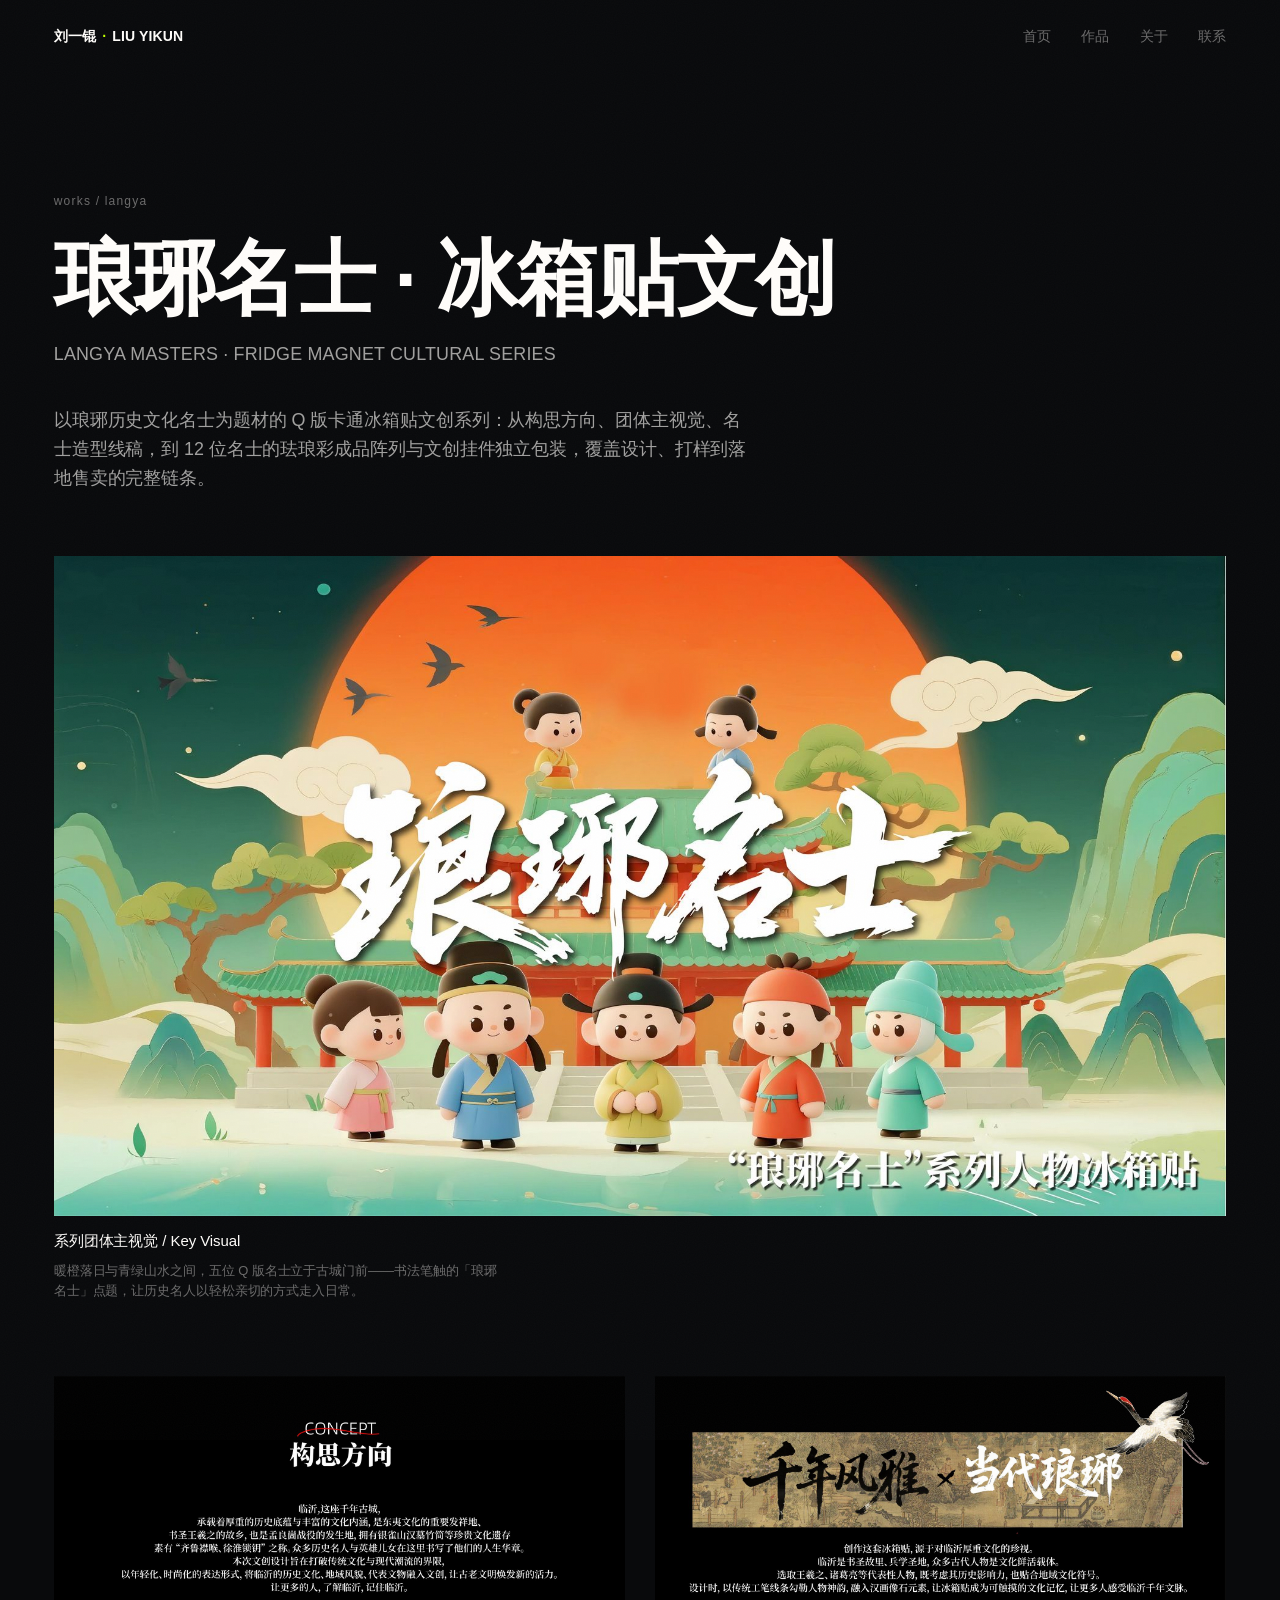
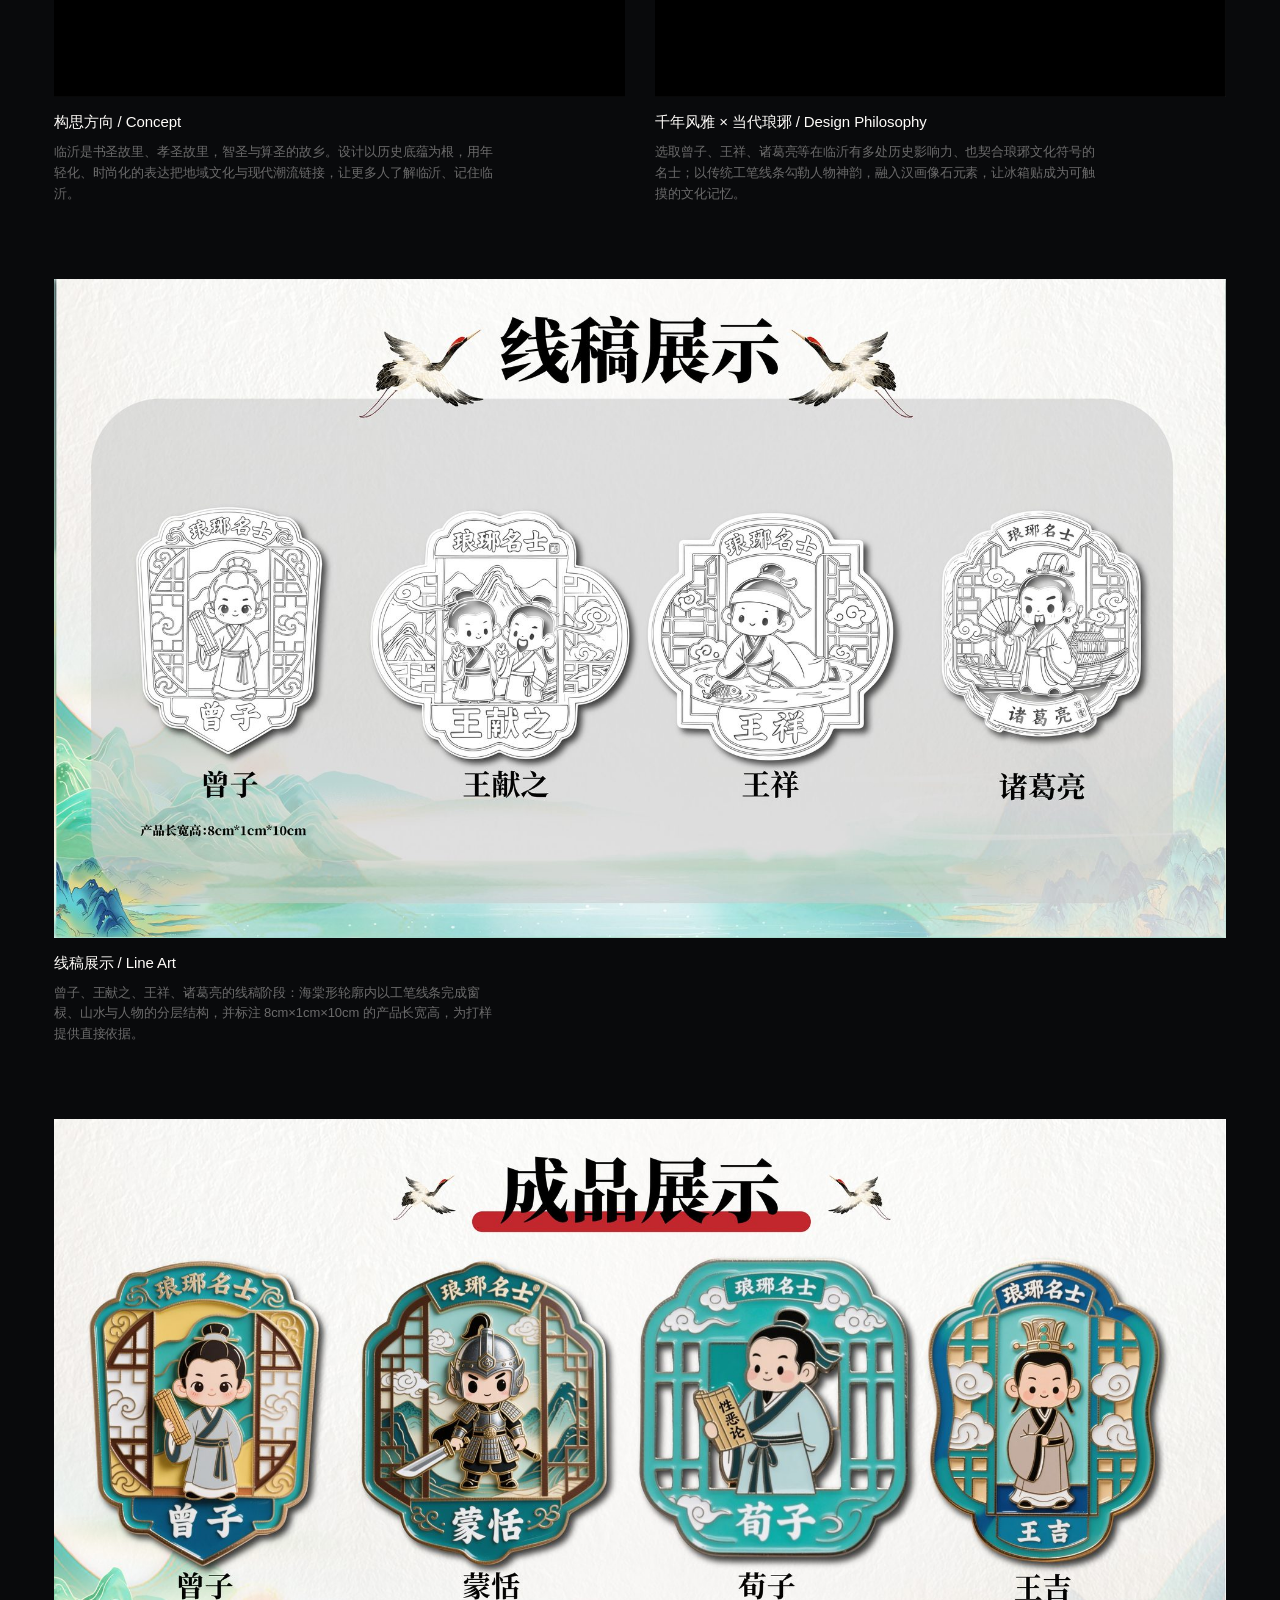
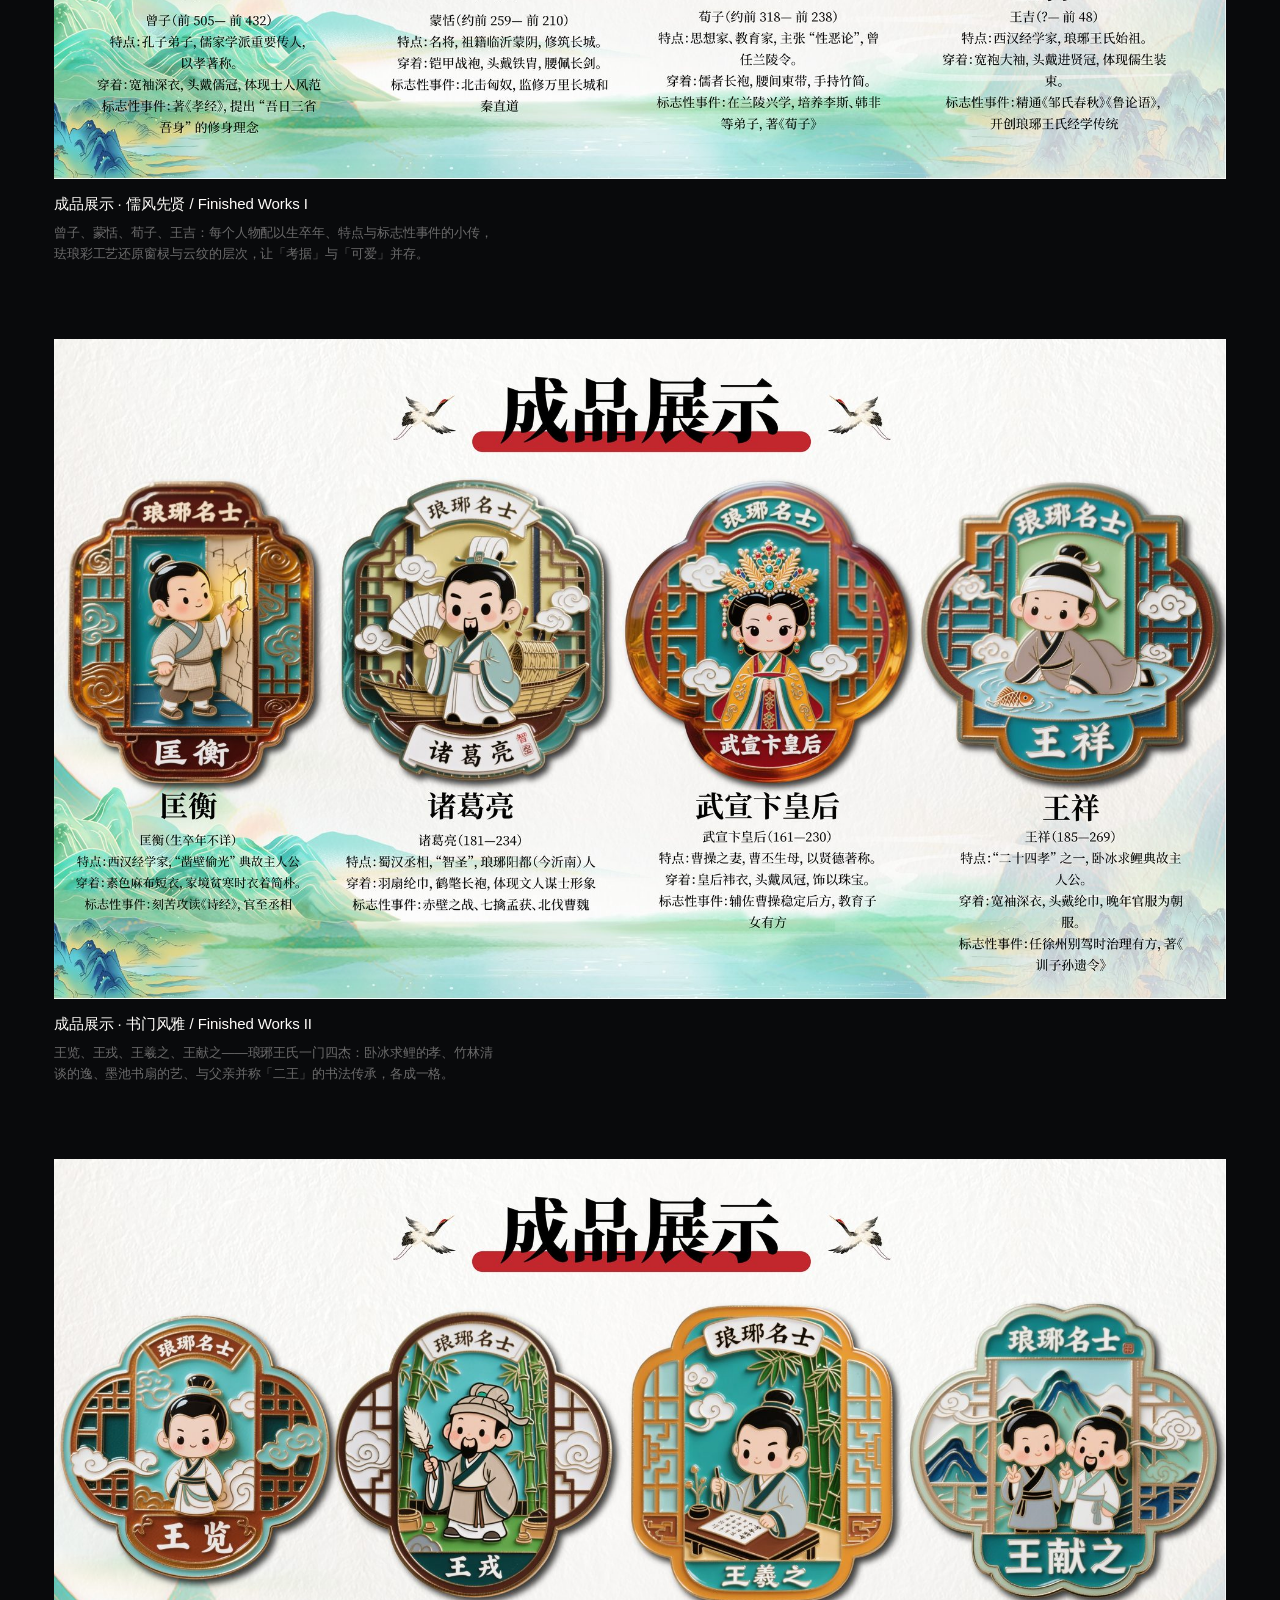
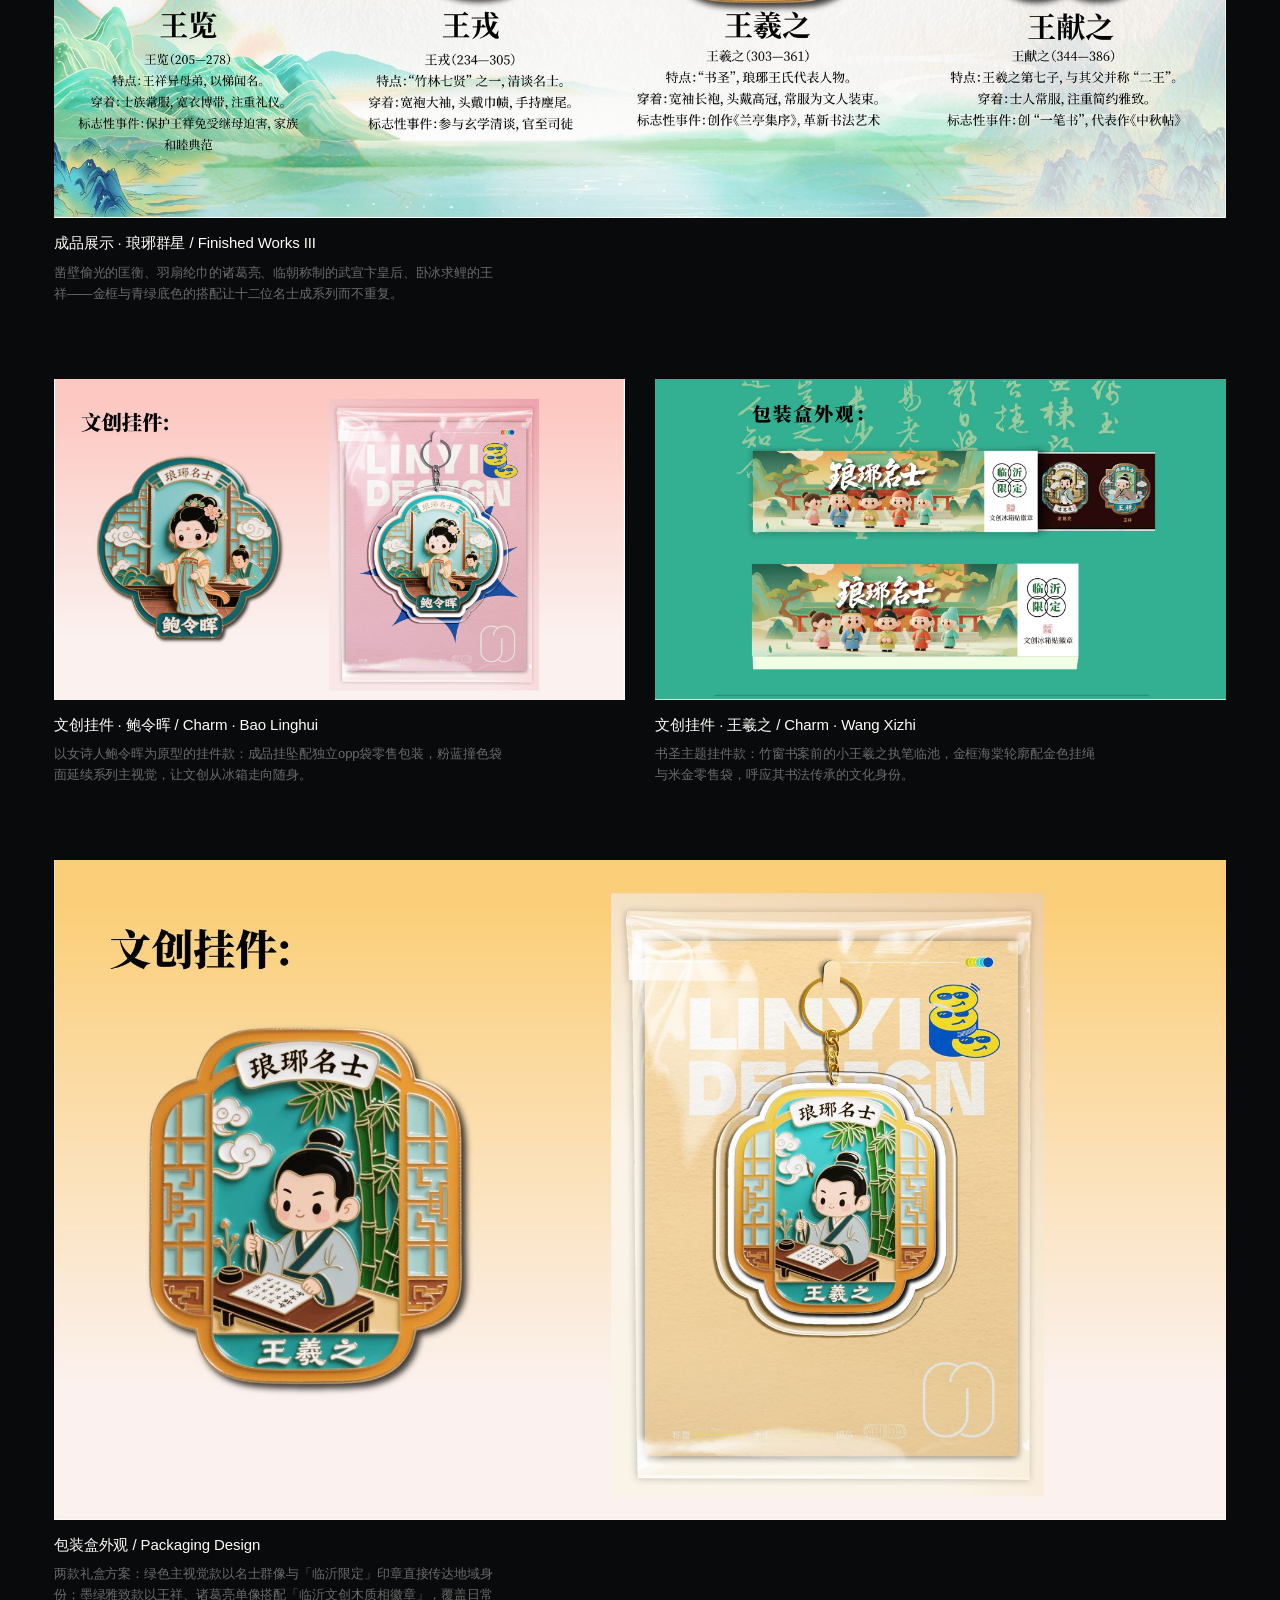
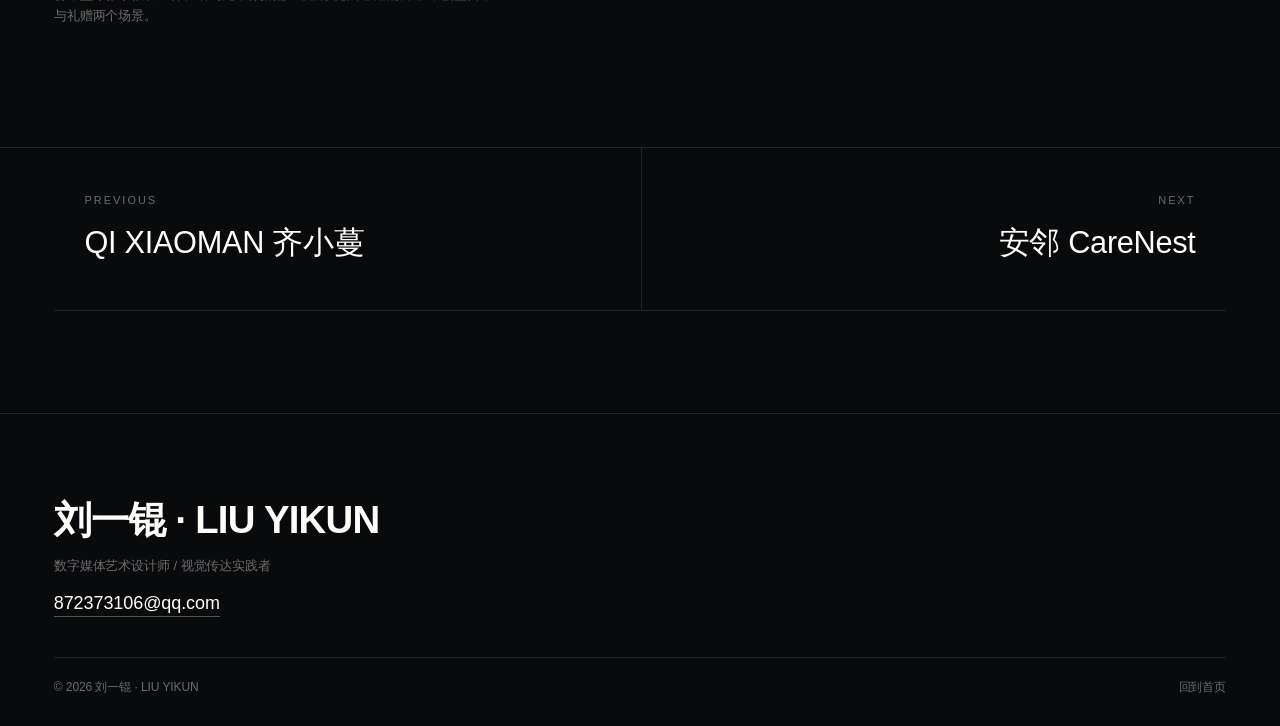
<file: work-langya.html>
<!DOCTYPE html>
<html lang="zh-CN">
<head>
<meta charset="UTF-8">
<meta name="viewport" content="width=device-width, initial-scale=1.0">
<meta name="theme-color" content="#090A0C">
<title>琅琊名士 · 冰箱贴文创 — 刘一锟 作品集</title>
<meta name="description" content="以琅琊历史文化名士为题材的 Q 版卡通冰箱贴文创系列：从团体主视觉、名士造型线稿设计，到珐琅彩琉璃工艺成品、礼盒与独立零售包装，覆盖设计、打样到落地售卖的完整链条。">
<link rel="preload" as="image" href="assets/images/langya/langya-03.jpg">
<link rel="stylesheet" href="style.css?v=20261104a">
<script src="main.js?v=20261104a" defer></script>
</head>
<body class="page-detail">

<header class="topbar" id="siteTop">
  <a class="brand" href="index.html">刘一锟<span class="dot">·</span>LIU YIKUN</a>
  <nav class="nav" aria-label="主导航">
      <a href="index.html">首页</a>
      <a href="index.html#works">作品</a>
      <a href="index.html#profile">关于</a>
      <a href="index.html#contact">联系</a>
  </nav>
</header>

<main id="top">
  <article class="project">
    <header class="phead wrap rv">
      <p class="crumb"><a href="index.html#works">works</a> / langya</p>
      <h1>琅琊名士 · 冰箱贴文创</h1>
      <p class="en">LANGYA MASTERS · FRIDGE MAGNET CULTURAL SERIES</p>
      <p class="desc">以琅琊历史文化名士为题材的 Q 版卡通冰箱贴文创系列：从构思方向、团体主视觉、名士造型线稿，到 12 位名士的珐琅彩成品阵列与文创挂件独立包装，覆盖设计、打样到落地售卖的完整链条。</p>
    </header>

    <div class="gallery">
      <figure class="g-full rv">
        <div class="gimg"><img src="assets/images/langya/langya-03.jpg" alt="琅琊名士冰箱贴 系列团体主视觉" fetchpriority="high"></div>
        <figcaption class="gcap"><p class="t">系列团体主视觉 / Key Visual</p><p class="d">暖橙落日与青绿山水之间，五位 Q 版名士立于古城门前——书法笔触的「琅琊名士」点题，让历史名人以轻松亲切的方式走入日常。</p></figcaption>
      </figure>
      <figure class="g-half rv">
        <div class="gimg"><img src="assets/images/langya/langya-04.jpg" alt="琅琊名士 构思方向" loading="lazy"></div>
        <figcaption class="gcap"><p class="t">构思方向 / Concept</p><p class="d">临沂是书圣故里、孝圣故里，智圣与算圣的故乡。设计以历史底蕴为根，用年轻化、时尚化的表达把地域文化与现代潮流链接，让更多人了解临沂、记住临沂。</p></figcaption>
      </figure>
      <figure class="g-half rv">
        <div class="gimg"><img src="assets/images/langya/langya-05.jpg" alt="琅琊名士 千年风雅×当代琅琊 设计理念" loading="lazy"></div>
        <figcaption class="gcap"><p class="t">千年风雅 × 当代琅琊 / Design Philosophy</p><p class="d">选取曾子、王祥、诸葛亮等在临沂有多处历史影响力、也契合琅琊文化符号的名士；以传统工笔线条勾勒人物神韵，融入汉画像石元素，让冰箱贴成为可触摸的文化记忆。</p></figcaption>
      </figure>
      <figure class="g-full rv">
        <div class="gimg"><img src="assets/images/langya/langya-02.jpg" alt="琅琊名士 冰箱贴线稿展示" loading="lazy"></div>
        <figcaption class="gcap"><p class="t">线稿展示 / Line Art</p><p class="d">曾子、王献之、王祥、诸葛亮的线稿阶段：海棠形轮廓内以工笔线条完成窗棂、山水与人物的分层结构，并标注 8cm×1cm×10cm 的产品长宽高，为打样提供直接依据。</p></figcaption>
      </figure>
      <figure class="g-full rv">
        <div class="gimg"><img src="assets/images/langya/langya-06.jpg" alt="琅琊名士 成品展示：曾子、蒙恬、荀子、王吉" loading="lazy"></div>
        <figcaption class="gcap"><p class="t">成品展示 · 儒风先贤 / Finished Works I</p><p class="d">曾子、蒙恬、荀子、王吉：每个人物配以生卒年、特点与标志性事件的小传，珐琅彩工艺还原窗棂与云纹的层次，让「考据」与「可爱」并存。</p></figcaption>
      </figure>
      <figure class="g-full rv">
        <div class="gimg"><img src="assets/images/langya/langya-07.jpg" alt="琅琊名士 成品展示：王览、王戎、王羲之、王献之" loading="lazy"></div>
        <figcaption class="gcap"><p class="t">成品展示 · 书门风雅 / Finished Works II</p><p class="d">王览、王戎、王羲之、王献之——琅琊王氏一门四杰：卧冰求鲤的孝、竹林清谈的逸、墨池书扇的艺、与父亲并称「二王」的书法传承，各成一格。</p></figcaption>
      </figure>
      <figure class="g-full rv">
        <div class="gimg"><img src="assets/images/langya/langya-08.jpg" alt="琅琊名士 成品展示：匡衡、诸葛亮、武宣卞皇后、王祥" loading="lazy"></div>
        <figcaption class="gcap"><p class="t">成品展示 · 琅琊群星 / Finished Works III</p><p class="d">凿壁偷光的匡衡、羽扇纶巾的诸葛亮、临朝称制的武宣卞皇后、卧冰求鲤的王祥——金框与青绿底色的搭配让十二位名士成系列而不重复。</p></figcaption>
      </figure>
      <figure class="g-half rv">
        <div class="gimg"><img src="assets/images/langya/langya-01.jpg" alt="琅琊名士 文创挂件与独立包装：鲍令晖" loading="lazy"></div>
        <figcaption class="gcap"><p class="t">文创挂件 · 鲍令晖 / Charm · Bao Linghui</p><p class="d">以女诗人鲍令晖为原型的挂件款：成品挂坠配独立opp袋零售包装，粉蓝撞色袋面延续系列主视觉，让文创从冰箱走向随身。</p></figcaption>
      </figure>
      <figure class="g-half rv">
        <div class="gimg"><img src="assets/images/langya/langya-09.jpg" alt="琅琊名士 文创挂件与独立包装：王羲之" loading="lazy"></div>
        <figcaption class="gcap"><p class="t">文创挂件 · 王羲之 / Charm · Wang Xizhi</p><p class="d">书圣主题挂件款：竹窗书案前的小王羲之执笔临池，金框海棠轮廓配金色挂绳与米金零售袋，呼应其书法传承的文化身份。</p></figcaption>
      </figure>
      <figure class="g-full rv">
        <div class="gimg"><img src="assets/images/langya/langya-10.jpg" alt="琅琊名士 包装盒外观设计" loading="lazy"></div>
        <figcaption class="gcap"><p class="t">包装盒外观 / Packaging Design</p><p class="d">两款礼盒方案：绿色主视觉款以名士群像与「临沂限定」印章直接传达地域身份；墨绿雅致款以王祥、诸葛亮单像搭配「临沂文创木质相徽章」，覆盖日常与礼赠两个场景。</p></figcaption>
      </figure>
    </div>

    <nav class="pn wrap">
      <a class="pn-item prev" href="work-qi-xiaoman.html">
        <span class="pn-k">previous</span>
        <span class="pn-n">QI XIAOMAN 齐小蔓</span>
      </a>
      <a class="pn-item next" href="work-anlin.html">
        <span class="pn-k">next</span>
        <span class="pn-n">安邻 CareNest</span>
      </a>
    </nav>
  </article>
</main>

<footer class="contact foot-mini" id="contact">
  <div class="wrap foot-inner">
    <p class="foot-name">刘一锟 · LIU YIKUN</p>
    <p class="foot-note">数字媒体艺术设计师 / 视觉传达实践者</p>
    <p class="foot-mail"><a href="mailto:872373106@qq.com">872373106@qq.com</a></p>
    <div class="foot-bar">
      <span>© <span id="year"></span> 刘一锟 · LIU YIKUN</span>
      <a href="index.html">回到首页</a>
    </div>
  </div>
</footer>

</body>
</html>
</file>
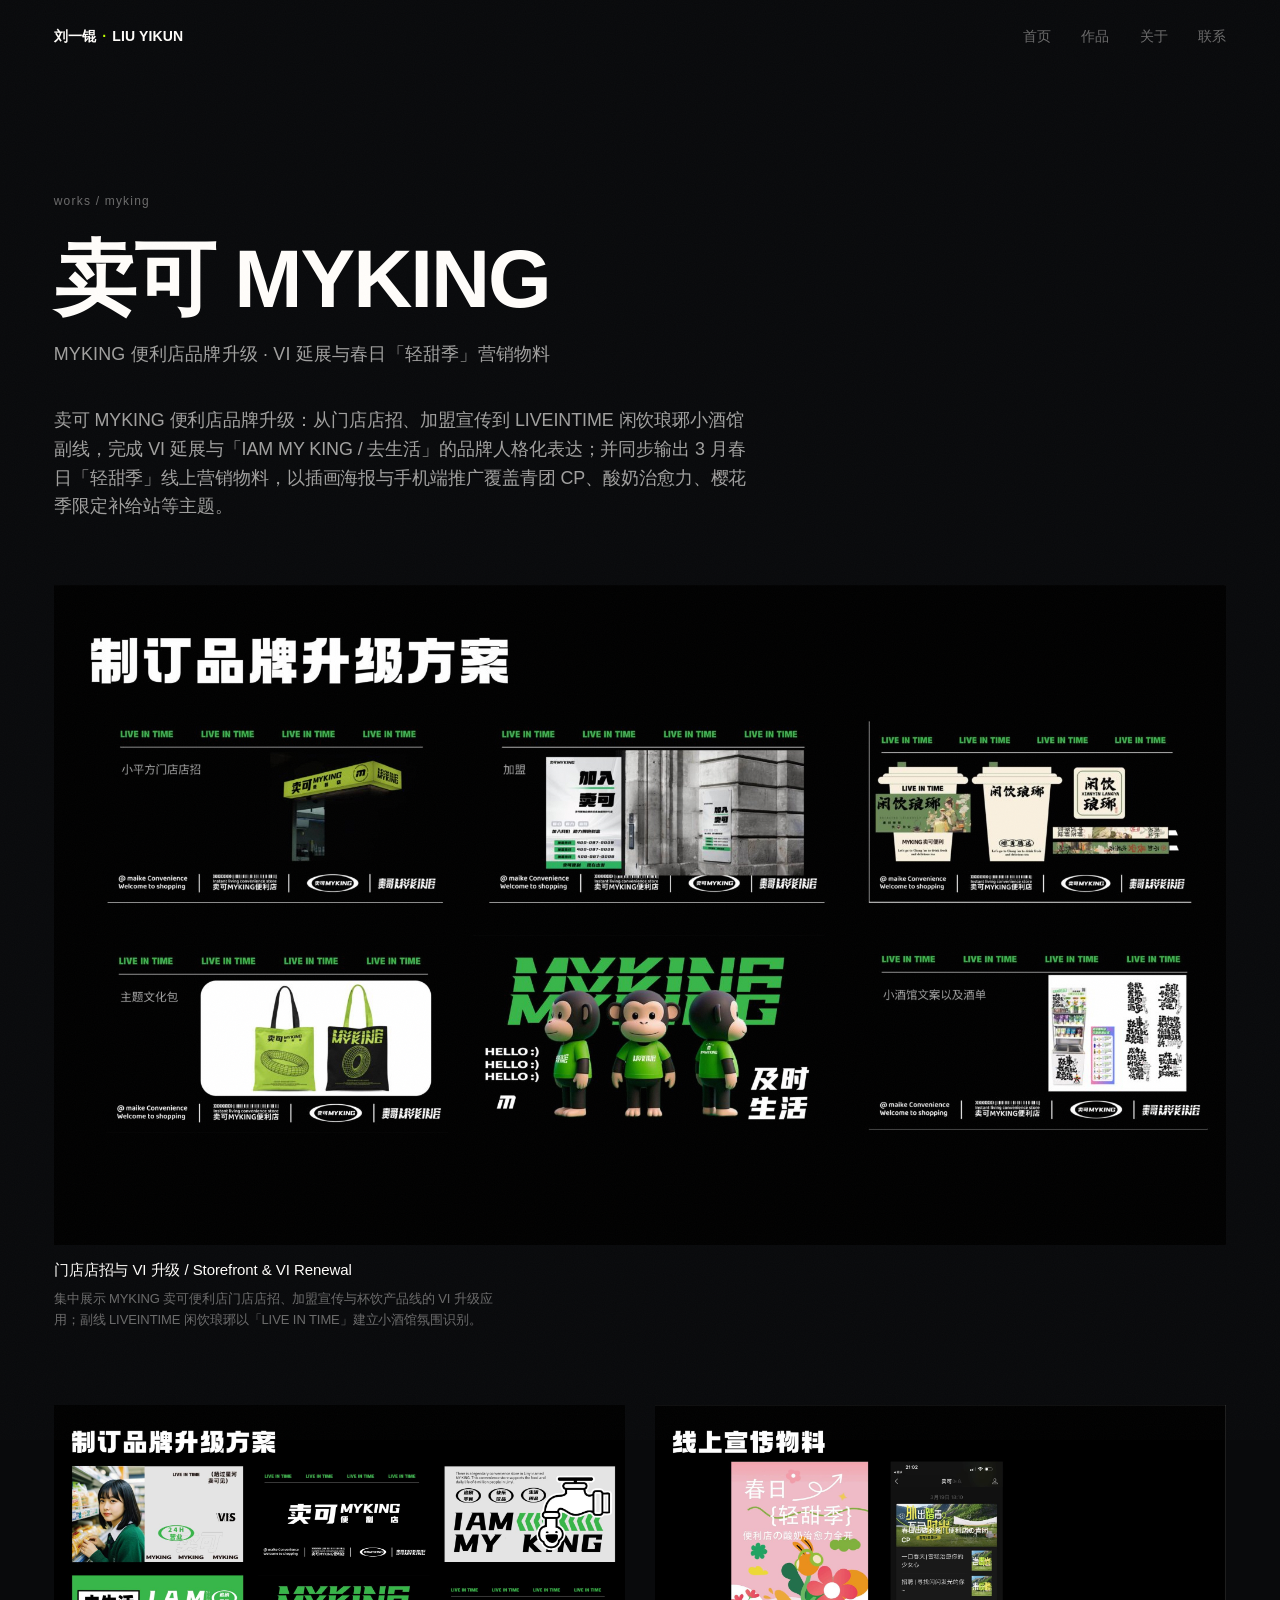
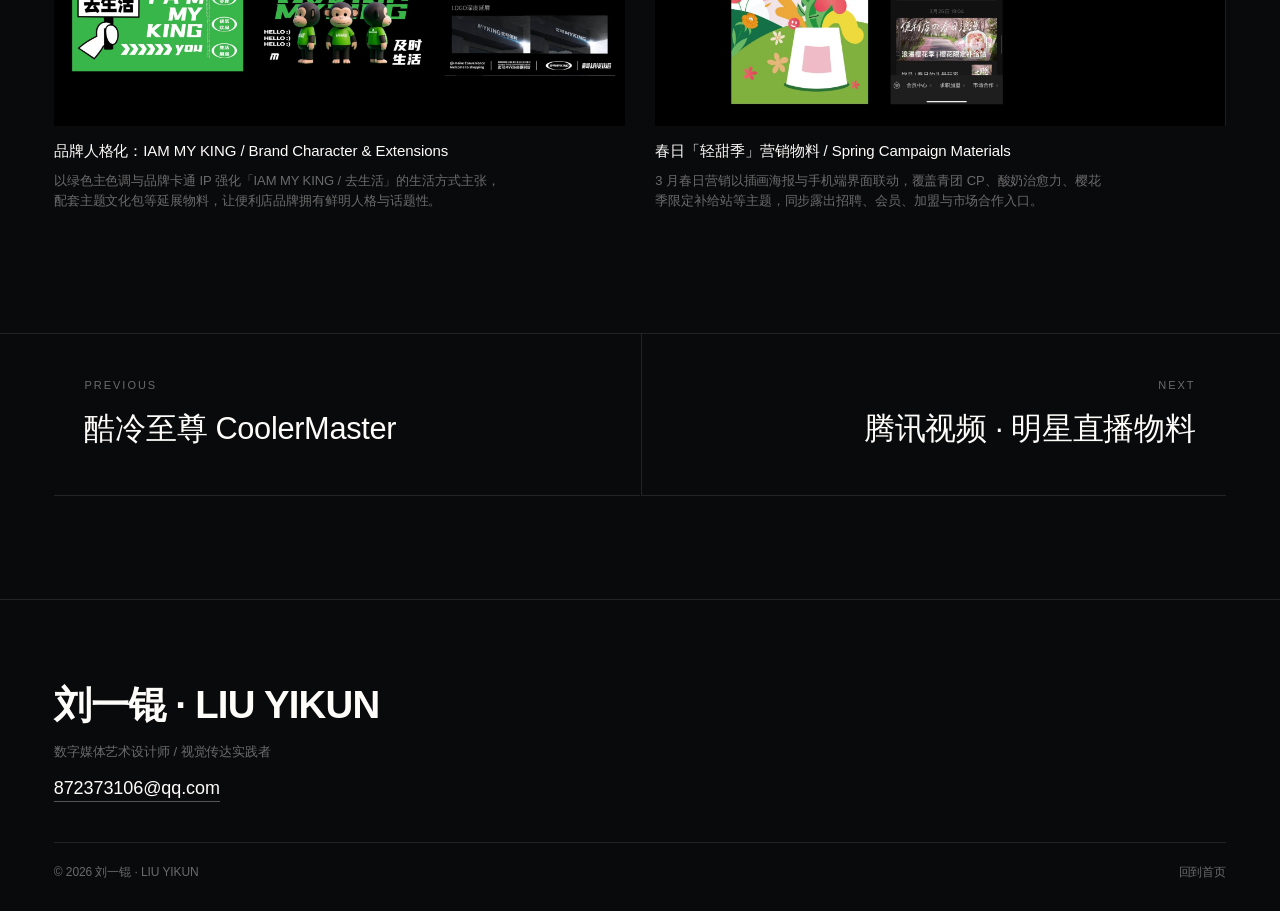
<file: work-myking.html>
<!DOCTYPE html>
<html lang="zh-CN">
<head>
<meta charset="UTF-8">
<meta name="viewport" content="width=device-width, initial-scale=1.0">
<meta name="theme-color" content="#090A0C">
<title>卖可 MYKING 便利店品牌升级 — 刘一锟 作品集</title>
<meta name="description" content="卖可 MYKING 便利店品牌升级：从门店店招、加盟宣传到 LIVEINTIME 闲饮琅琊小酒馆副线，完成 VI 延展与「IAM MY KING / 去生活」的品牌人格化表达；并同步输出 3 月春日「轻甜季」线上营销物料">
<link rel="preload" as="image" href="assets/images/myking/myking-01.jpg">
<link rel="stylesheet" href="style.css?v=20261104a">
<script src="main.js?v=20261104a" defer></script>
</head>
<body class="page-detail">

<header class="topbar" id="siteTop">
  <a class="brand" href="index.html">刘一锟<span class="dot">·</span>LIU YIKUN</a>
  <nav class="nav" aria-label="主导航">
      <a href="index.html">首页</a>
      <a href="index.html#works">作品</a>
      <a href="index.html#profile">关于</a>
      <a href="index.html#contact">联系</a>
  </nav>
</header>

<main id="top">
  <article class="project">
    <header class="phead wrap rv">
      <p class="crumb"><a href="index.html#works">works</a> / myking</p>
      <h1>卖可 MYKING</h1>
      <p class="en">MYKING 便利店品牌升级 · VI 延展与春日「轻甜季」营销物料</p>
      <p class="desc">卖可 MYKING 便利店品牌升级：从门店店招、加盟宣传到 LIVEINTIME 闲饮琅琊小酒馆副线，完成 VI 延展与「IAM MY KING / 去生活」的品牌人格化表达；并同步输出 3 月春日「轻甜季」线上营销物料，以插画海报与手机端推广覆盖青团 CP、酸奶治愈力、樱花季限定补给站等主题。</p>
    </header>

    <div class="gallery">
      <figure class="g-full rv">
        <div class="gimg"><img src="assets/images/myking/myking-01.jpg" alt="卖可 MYKING 便利店店招、加盟宣传与杯饮 VI 升级（LIVEINTIME 闲饮琅琊）" loading="lazy"></div>
        <figcaption class="gcap"><p class="t">门店店招与 VI 升级 / Storefront &amp; VI Renewal</p><p class="d">集中展示 MYKING 卖可便利店门店店招、加盟宣传与杯饮产品线的 VI 升级应用；副线 LIVEINTIME 闲饮琅琊以「LIVE IN TIME」建立小酒馆氛围识别。</p></figcaption>
      </figure>
      <figure class="g-half rv">
        <div class="gimg"><img src="assets/images/myking/myking-02.jpg" alt="卖可 MYKING 品牌人格化 IP 与主题文化包延展" loading="lazy"></div>
        <figcaption class="gcap"><p class="t">品牌人格化：IAM MY KING / Brand Character &amp; Extensions</p><p class="d">以绿色主色调与品牌卡通 IP 强化「IAM MY KING / 去生活」的生活方式主张，配套主题文化包等延展物料，让便利店品牌拥有鲜明人格与话题性。</p></figcaption>
      </figure>
      <figure class="g-half rv">
        <div class="gimg"><img src="assets/images/myking/myking-03.jpg" alt="卖可 MYKING 春日轻甜季 插画海报与手机端推广" loading="lazy"></div>
        <figcaption class="gcap"><p class="t">春日「轻甜季」营销物料 / Spring Campaign Materials</p><p class="d">3 月春日营销以插画海报与手机端界面联动，覆盖青团 CP、酸奶治愈力、樱花季限定补给站等主题，同步露出招聘、会员、加盟与市场合作入口。</p></figcaption>
      </figure>
    </div>

    <nav class="pn wrap">
      <a class="pn-item prev" href="work-coolermaster.html">
        <span class="pn-k">previous</span>
        <span class="pn-n">酷冷至尊 CoolerMaster</span>
      </a>
      <a class="pn-item next" href="work-tencent.html">
        <span class="pn-k">next</span>
        <span class="pn-n">腾讯视频 · 明星直播物料</span>
      </a>
    </nav>
  </article>
</main>

<footer class="contact foot-mini" id="contact">
  <div class="wrap foot-inner">
    <p class="foot-name">刘一锟 · LIU YIKUN</p>
    <p class="foot-note">数字媒体艺术设计师 / 视觉传达实践者</p>
    <p class="foot-mail"><a href="mailto:872373106@qq.com">872373106@qq.com</a></p>
    <div class="foot-bar">
      <span>© <span id="year"></span> 刘一锟 · LIU YIKUN</span>
      <a href="index.html">回到首页</a>
    </div>
  </div>
</footer>

</body>
</html>
</file>
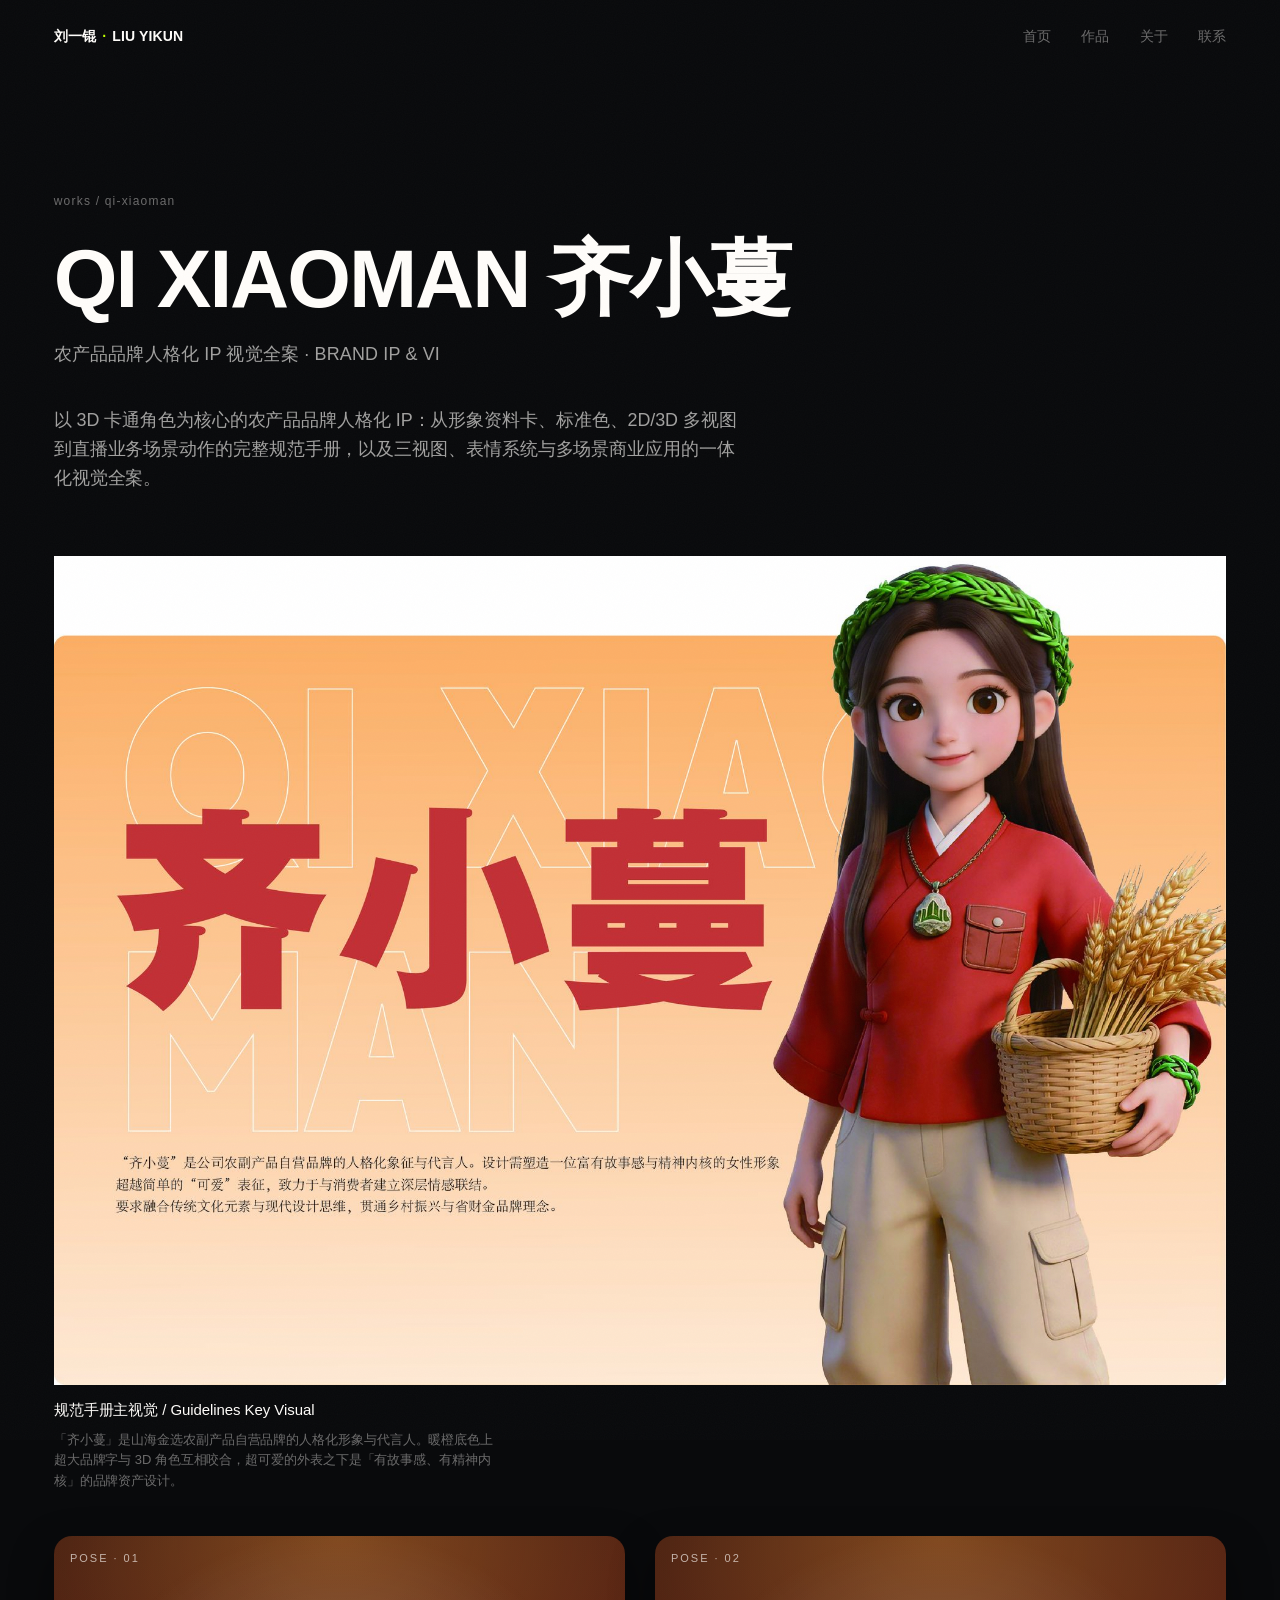
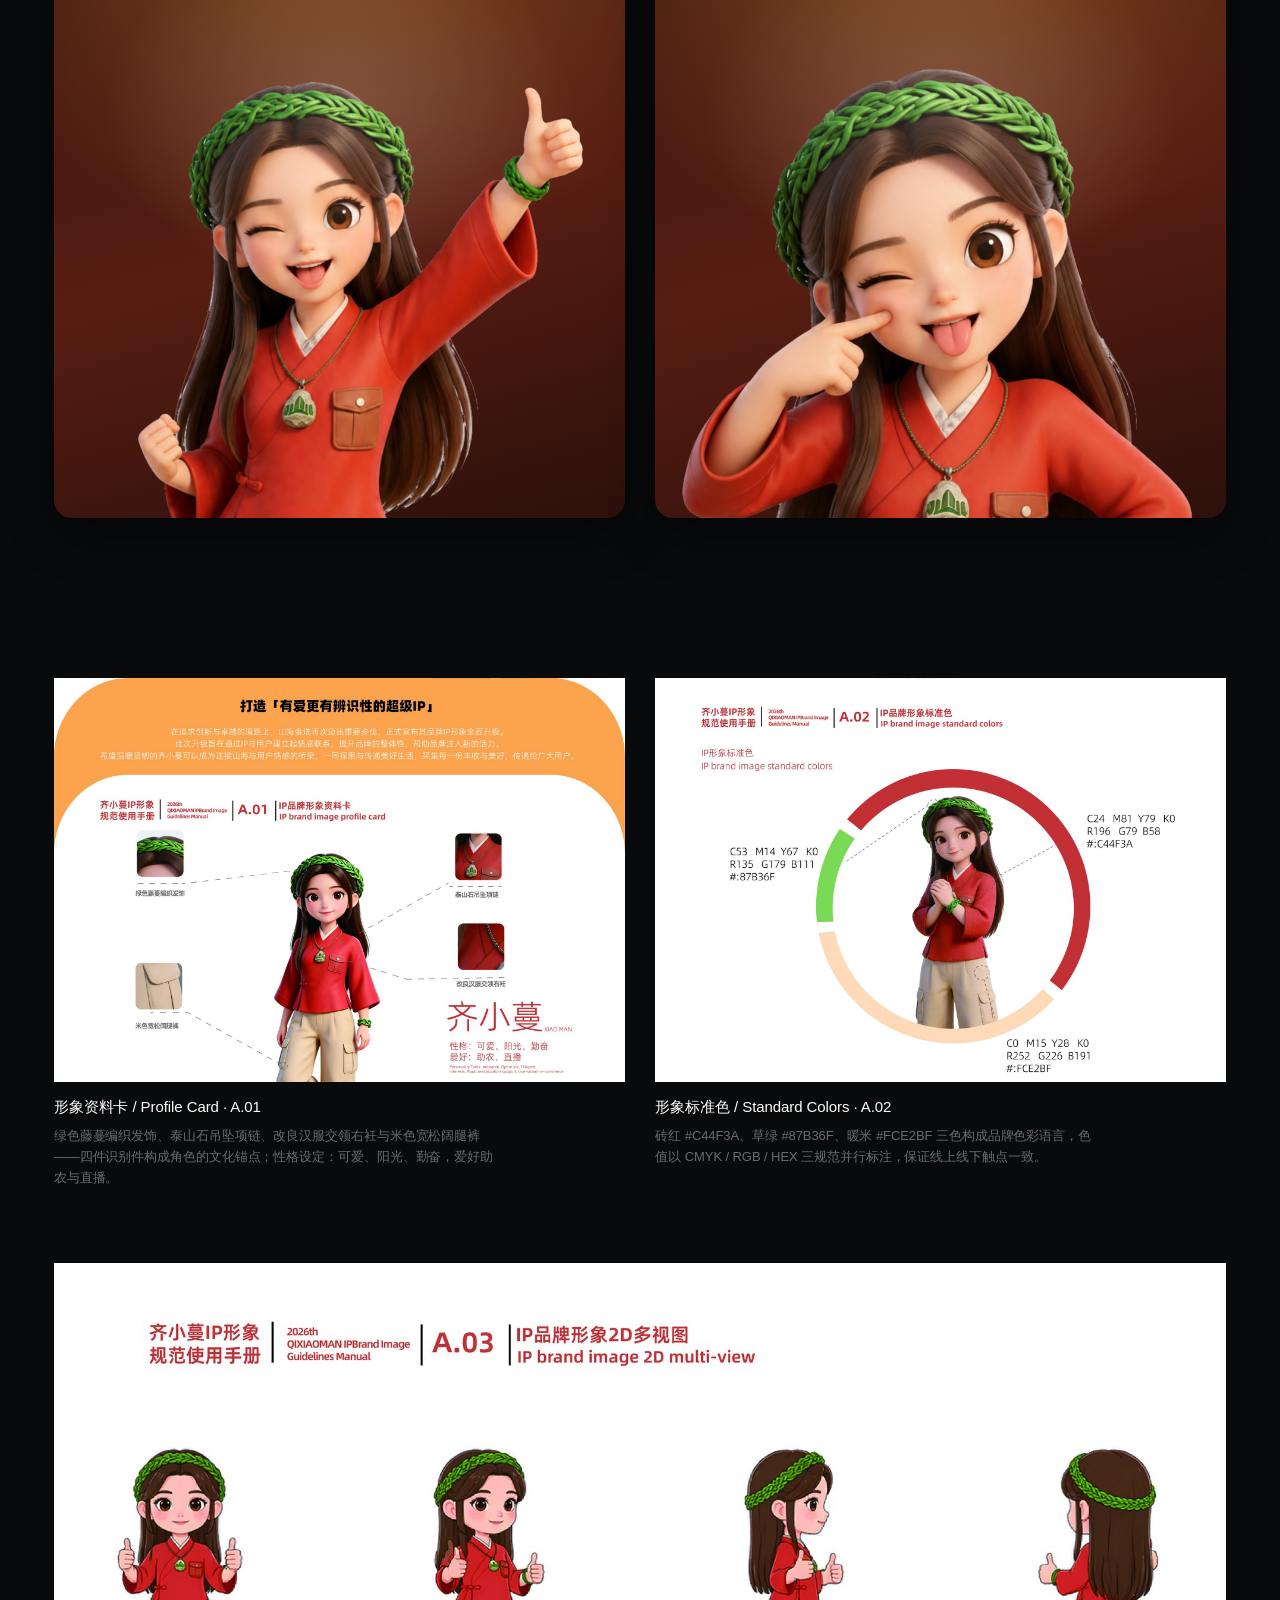
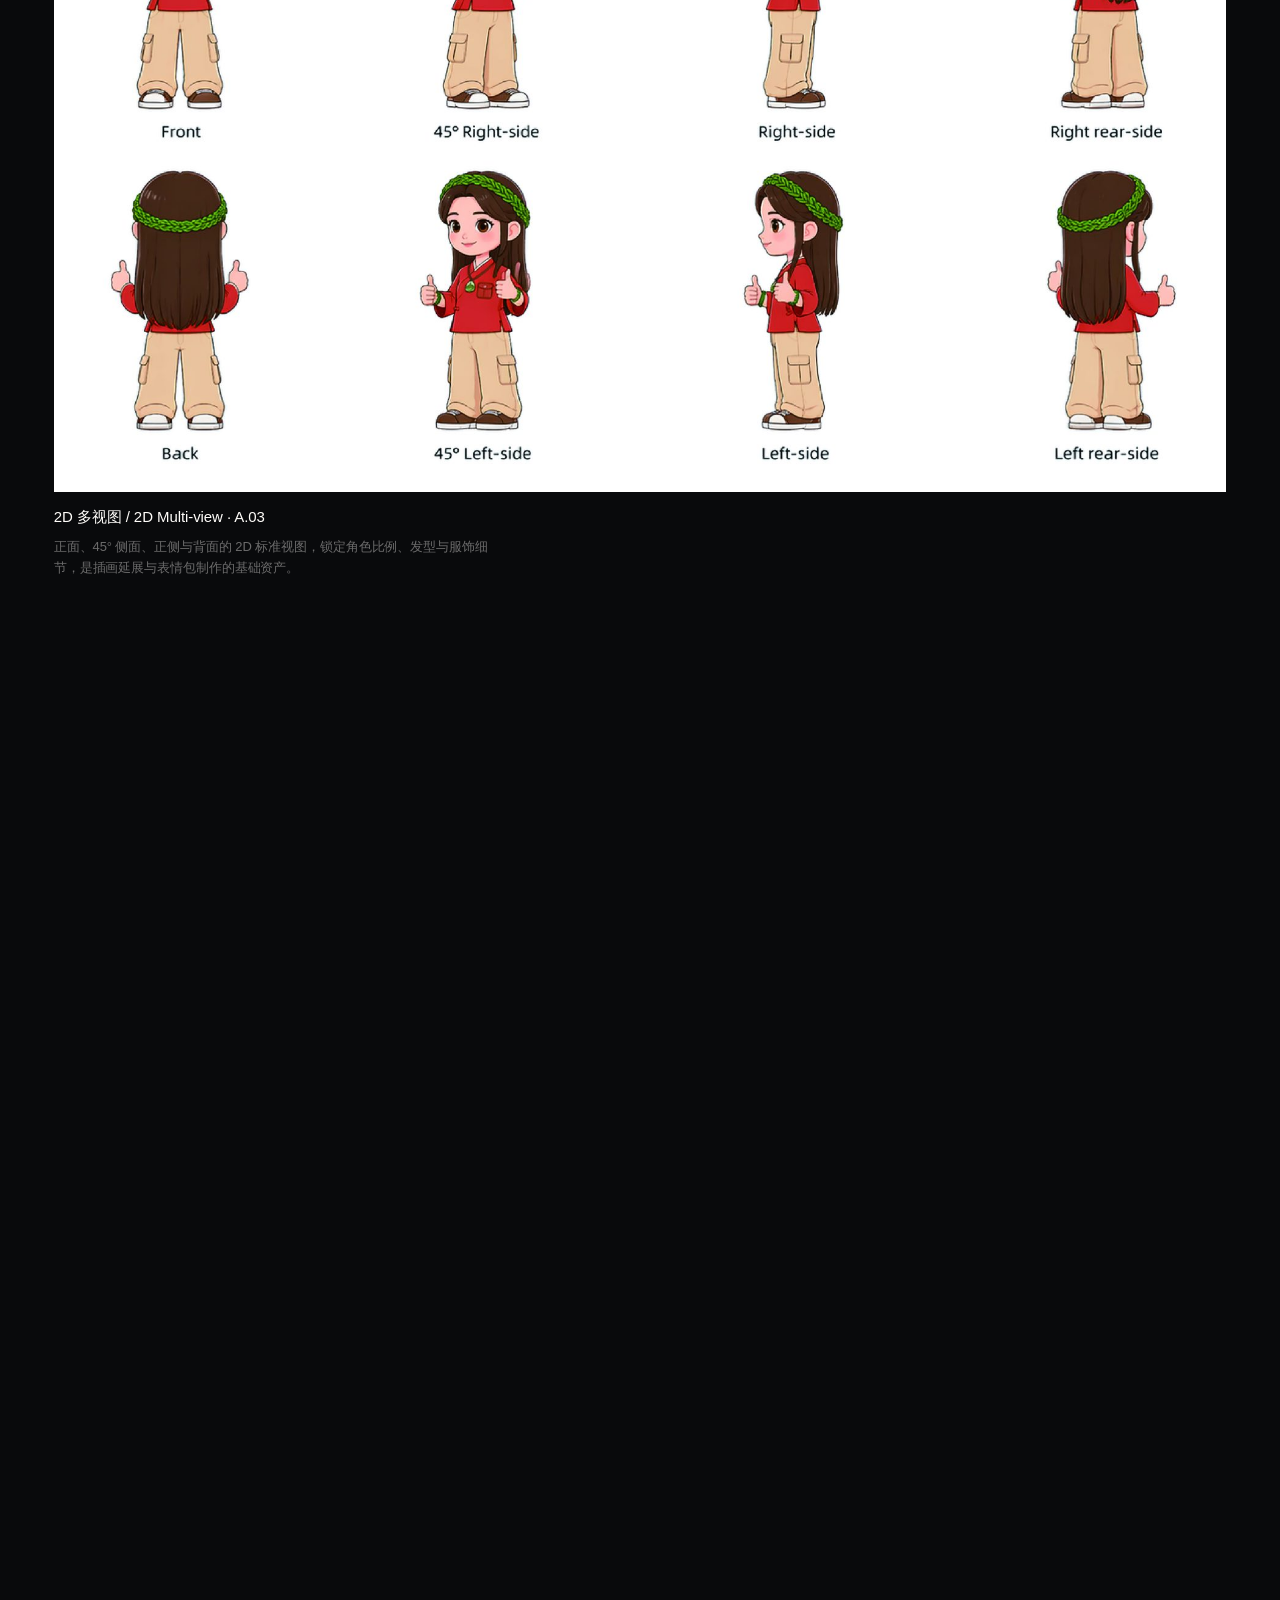
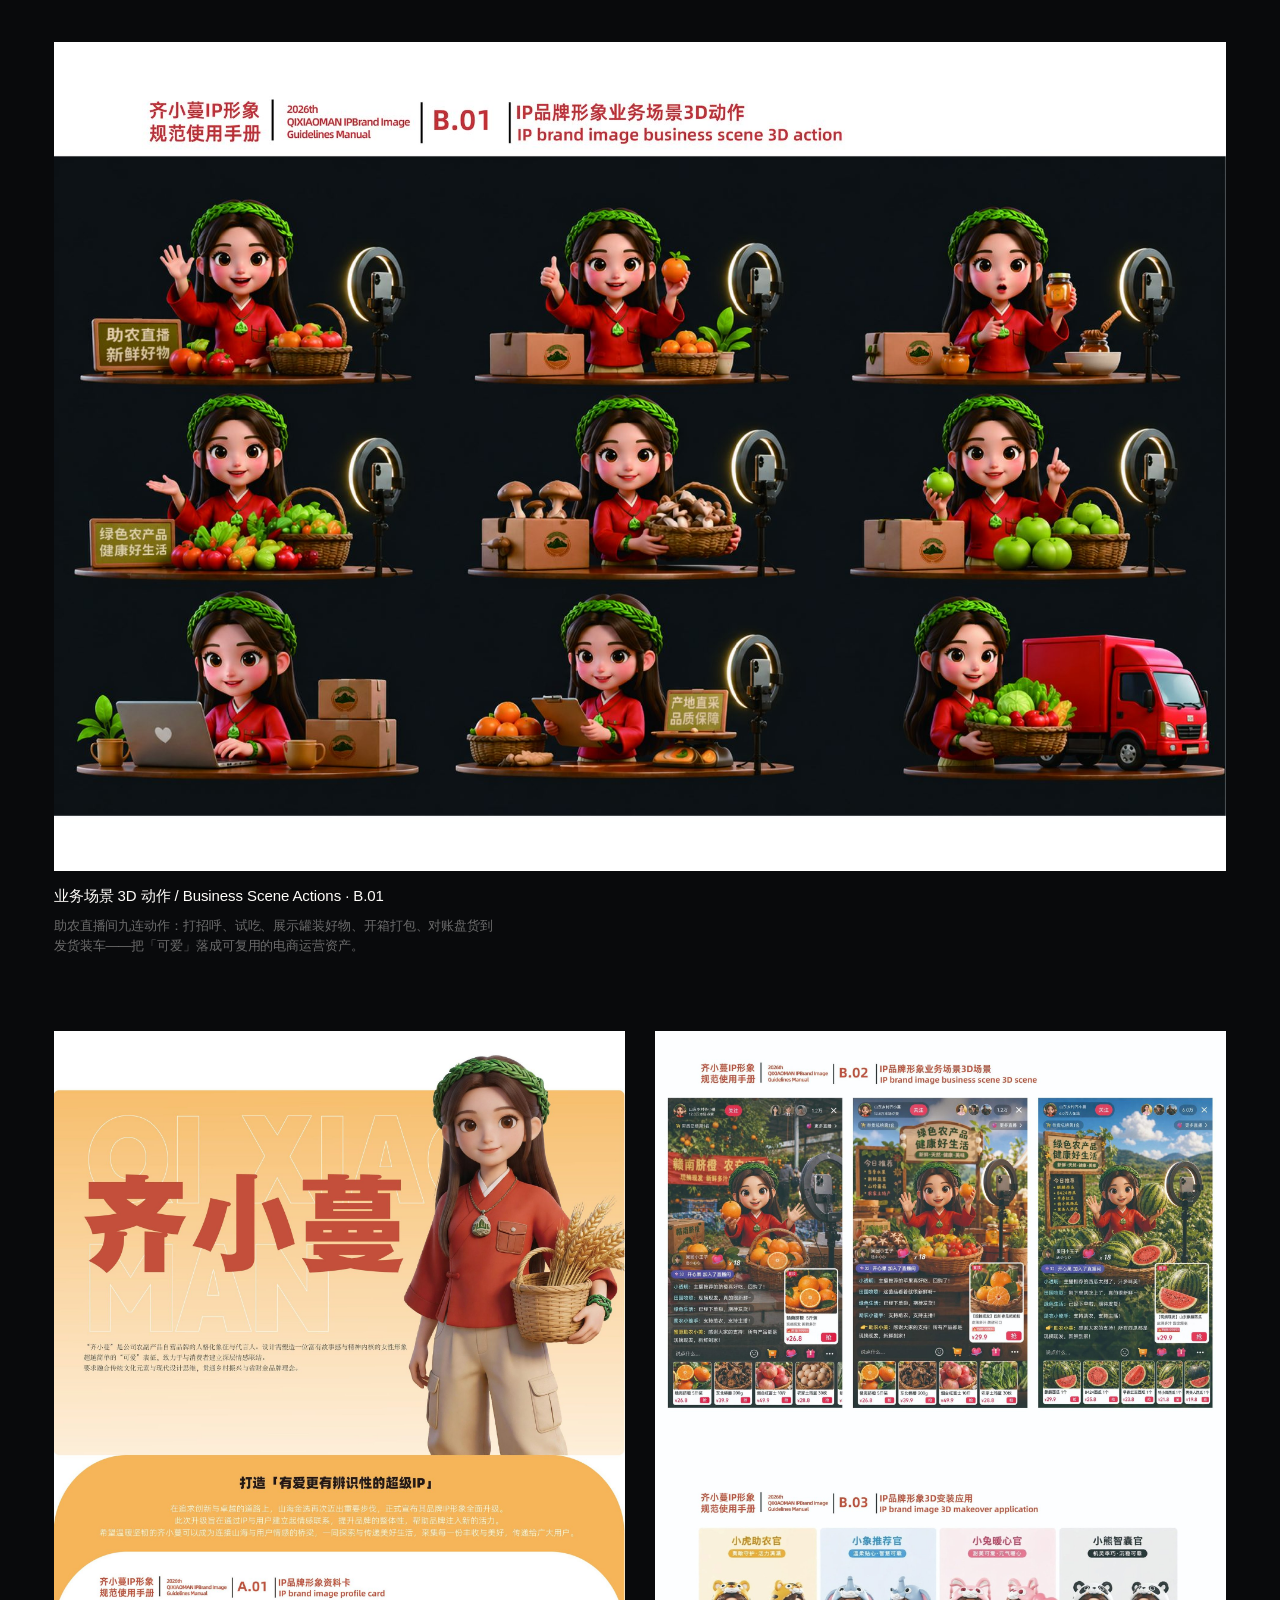
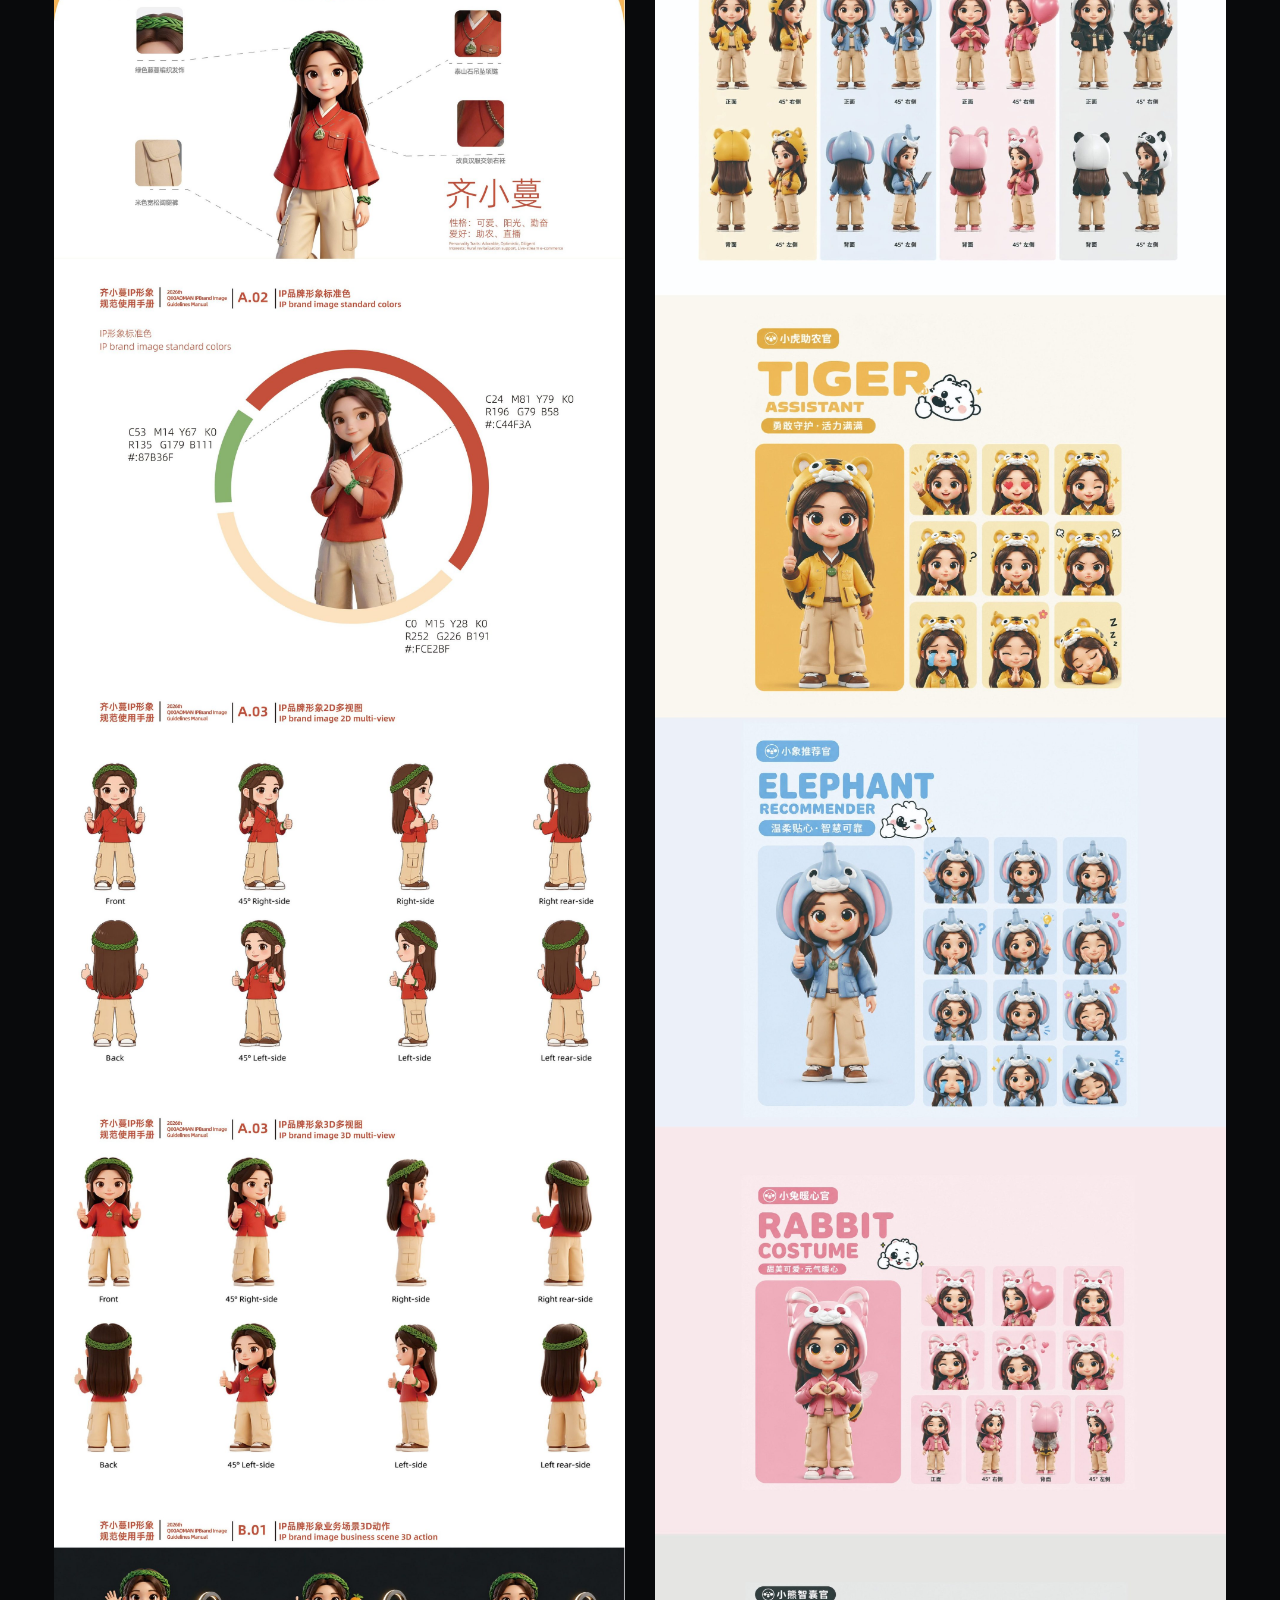
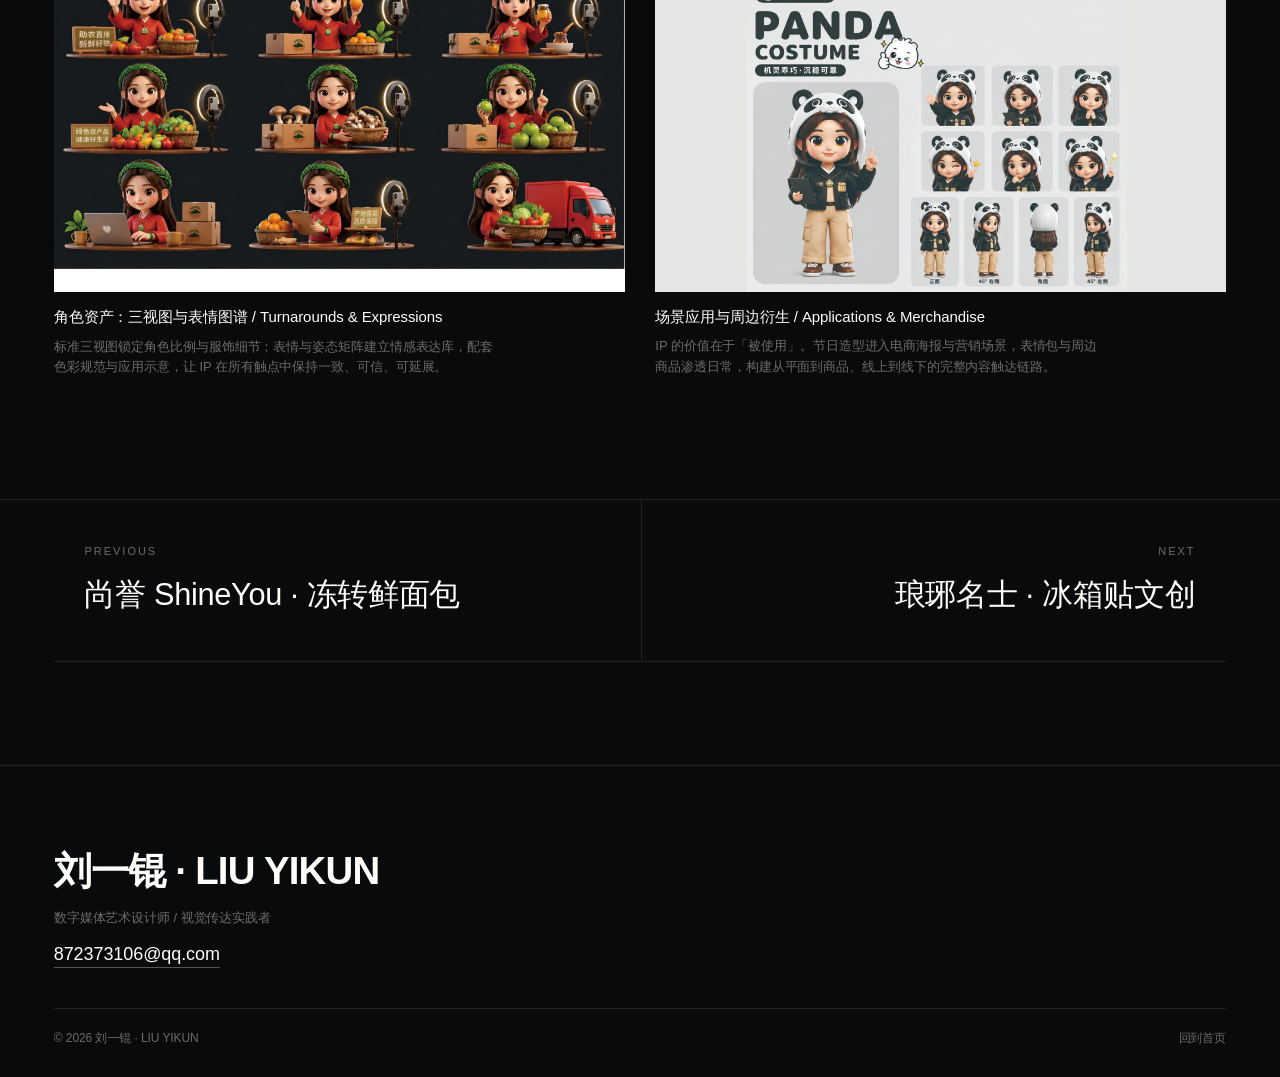
<file: work-qi-xiaoman.html>
<!DOCTYPE html>
<html lang="zh-CN">
<head>
<meta charset="UTF-8">
<meta name="viewport" content="width=device-width, initial-scale=1.0">
<meta name="theme-color" content="#090A0C">
<title>QI XIAOMAN 齐小蔓 — 刘一锟 作品集</title>
<meta name="description" content="以 3D 卡通角色为核心的农产品品牌人格化 IP：从角色设定与 VI 规范，到三视图、表情系统与多场景商业应用的一体化视觉全案。">
<link rel="preload" as="image" href="assets/images/qxm/qxm-kv.jpg">
<link rel="stylesheet" href="style.css?v=20261104a">
<script src="main.js?v=20261104a" defer></script>
</head>
<body class="page-detail">

<header class="topbar" id="siteTop">
  <a class="brand" href="index.html">刘一锟<span class="dot">·</span>LIU YIKUN</a>
  <nav class="nav" aria-label="主导航">
      <a href="index.html">首页</a>
      <a href="index.html#works">作品</a>
      <a href="index.html#profile">关于</a>
      <a href="index.html#contact">联系</a>
  </nav>
</header>

<main id="top">
  <article class="project">
    <header class="phead wrap rv">
      <p class="crumb"><a href="index.html#works">works</a> / qi-xiaoman</p>
      <h1>QI XIAOMAN 齐小蔓</h1>
      <p class="en">农产品品牌人格化 IP 视觉全案 · BRAND IP &amp; VI</p>
      <p class="desc">以 3D 卡通角色为核心的农产品品牌人格化 IP：从形象资料卡、标准色、2D/3D 多视图到直播业务场景动作的完整规范手册，以及三视图、表情系统与多场景商业应用的一体化视觉全案。</p>
    </header>

    <div class="gallery">
      <figure class="g-full rv">
        <div class="gimg"><img src="assets/images/qxm/qxm-kv.jpg" alt="齐小蔓 IP 形象规范手册封面主视觉" fetchpriority="high"></div>
        <figcaption class="gcap"><p class="t">规范手册主视觉 / Guidelines Key Visual</p><p class="d">「齐小蔓」是山海金选农副产品自营品牌的人格化形象与代言人。暖橙底色上超大品牌字与 3D 角色互相咬合，超可爱的外表之下是「有故事感、有精神内核」的品牌资产设计。</p></figcaption>
      </figure>
    </div>

    <!-- 角色 3D 展示：鼠标悬停时卡片 3D 倾斜，角色层浮出卡面，投影同步呼吸 -->
    <div class="gallery">
      <div class="qxm3d rv">
        <div class="qxm3d-card" data-tilt>
          <span class="qxm3d-tag">POSE · 01</span>
          <img class="qxm3d-pose" src="assets/images/qxm/qxm-pose-1.png" alt="齐小蔓 3D 立姿 · 比心点赞" loading="lazy">
          <span class="qxm3d-shadow" aria-hidden="true"></span>
        </div>
        <div class="qxm3d-card" data-tilt>
          <span class="qxm3d-tag">POSE · 02</span>
          <img class="qxm3d-pose" src="assets/images/qxm/qxm-pose-2.png" alt="齐小蔓 3D 立姿 · 俏皮吐舌" loading="lazy">
          <span class="qxm3d-shadow" aria-hidden="true"></span>
        </div>
      </div>
      <figcaption class="gcap rv"><p class="t">角色 3D 立姿展示 / Character Poses in 3D</p><p class="d">两个标准立姿以 3D 视差方式呈现：移动鼠标，卡片随视角倾斜，角色从卡面浮起，投影实时呼应——在网页里还原手办的摆弄感。</p></figcaption>
    </div>

    <div class="gallery">
      <figure class="g-half rv">
        <div class="gimg"><img src="assets/images/qxm/qxm-profile.jpg" alt="齐小蔓 IP 品牌形象资料卡 A.01" loading="lazy"></div>
        <figcaption class="gcap"><p class="t">形象资料卡 / Profile Card · A.01</p><p class="d">绿色藤蔓编织发饰、泰山石吊坠项链、改良汉服交领右衽与米色宽松阔腿裤——四件识别件构成角色的文化锚点；性格设定：可爱、阳光、勤奋，爱好助农与直播。</p></figcaption>
      </figure>
      <figure class="g-half rv">
        <div class="gimg"><img src="assets/images/qxm/qxm-colors.jpg" alt="齐小蔓 IP 品牌形象标准色 A.02" loading="lazy"></div>
        <figcaption class="gcap"><p class="t">形象标准色 / Standard Colors · A.02</p><p class="d">砖红 #C44F3A、草绿 #87B36F、暖米 #FCE2BF 三色构成品牌色彩语言，色值以 CMYK / RGB / HEX 三规范并行标注，保证线上线下触点一致。</p></figcaption>
      </figure>
      <figure class="g-full rv">
        <div class="gimg"><img src="assets/images/qxm/qxm-view2d.jpg" alt="齐小蔓 IP 品牌形象 2D 多视图 A.03" loading="lazy"></div>
        <figcaption class="gcap"><p class="t">2D 多视图 / 2D Multi-view · A.03</p><p class="d">正面、45° 侧面、正侧与背面的 2D 标准视图，锁定角色比例、发型与服饰细节，是插画延展与表情包制作的基础资产。</p></figcaption>
      </figure>
      <figure class="g-full rv">
        <div class="gimg"><img src="assets/images/qxm/qxm-view3d.jpg" alt="齐小蔓 IP 品牌形象 3D 多视图 A.03" loading="lazy"></div>
        <figcaption class="gcap"><p class="t">3D 多视图 / 3D Multi-view · A.03</p><p class="d">3D 渲染的多视角标准像，补足材质与体积信息，为手办、周边与动态镜头提供直接可用的三维基准。</p></figcaption>
      </figure>
      <figure class="g-full rv">
        <div class="gimg"><img src="assets/images/qxm/qxm-scenes.jpg" alt="齐小蔓 IP 品牌形象业务场景 3D 动作 B.01" loading="lazy"></div>
        <figcaption class="gcap"><p class="t">业务场景 3D 动作 / Business Scene Actions · B.01</p><p class="d">助农直播间九连动作：打招呼、试吃、展示罐装好物、开箱打包、对账盘货到发货装车——把「可爱」落成可复用的电商运营资产。</p></figcaption>
      </figure>
      <figure class="g-half rv">
        <div class="gimg"><img src="assets/images/sheet-02.jpg" alt="齐小蔓 三视图与表情动作图谱" loading="lazy"></div>
        <figcaption class="gcap"><p class="t">角色资产：三视图与表情图谱 / Turnarounds &amp; Expressions</p><p class="d">标准三视图锁定角色比例与服饰细节；表情与姿态矩阵建立情感表达库，配套色彩规范与应用示意，让 IP 在所有触点中保持一致、可信、可延展。</p></figcaption>
      </figure>
      <figure class="g-half rv">
        <div class="gimg"><img src="assets/images/sheet-03.jpg" alt="齐小蔓 IP多场景应用与周边衍生" loading="lazy"></div>
        <figcaption class="gcap"><p class="t">场景应用与周边衍生 / Applications &amp; Merchandise</p><p class="d">IP 的价值在于「被使用」。节日造型进入电商海报与营销场景，表情包与周边商品渗透日常，构建从平面到商品、线上到线下的完整内容触达链路。</p></figcaption>
      </figure>
    </div>

    <nav class="pn wrap">
      <a class="pn-item prev" href="work-shineyou.html">
        <span class="pn-k">previous</span>
        <span class="pn-n">尚誉 ShineYou · 冻转鲜面包</span>
      </a>
      <a class="pn-item next" href="work-langya.html">
        <span class="pn-k">next</span>
        <span class="pn-n">琅琊名士 · 冰箱贴文创</span>
      </a>
    </nav>
  </article>
</main>

<footer class="contact foot-mini" id="contact">
  <div class="wrap foot-inner">
    <p class="foot-name">刘一锟 · LIU YIKUN</p>
    <p class="foot-note">数字媒体艺术设计师 / 视觉传达实践者</p>
    <p class="foot-mail"><a href="mailto:872373106@qq.com">872373106@qq.com</a></p>
    <div class="foot-bar">
      <span>© <span id="year"></span> 刘一锟 · LIU YIKUN</span>
      <a href="index.html">回到首页</a>
    </div>
  </div>
</footer>

<script>
  /* 角色 3D 展示：卡片随鼠标倾斜（rotateX/Y），高光随视角游走；触屏与减弱动效环境自动跳过 */
  (function () {
    'use strict';
    var fine = window.matchMedia('(hover: hover) and (pointer: fine)').matches;
    var reduced = window.matchMedia('(prefers-reduced-motion: reduce)').matches;
    if (!fine || reduced) return;
    var MAX = 13;
    document.querySelectorAll('[data-tilt]').forEach(function (card) {
      card.addEventListener('mousemove', function (e) {
        var r = card.getBoundingClientRect();
        var px = (e.clientX - r.left) / r.width - 0.5;
        var py = (e.clientY - r.top) / r.height - 0.5;
        card.style.transform = 'rotateY(' + (px * MAX).toFixed(2) + 'deg) rotateX(' + (-py * MAX).toFixed(2) + 'deg)';
        card.style.setProperty('--gx', ((px + 0.5) * 100).toFixed(1) + '%');
        card.style.setProperty('--gy', ((py + 0.5) * 100).toFixed(1) + '%');
      });
      card.addEventListener('mouseleave', function () {
        card.style.transform = '';
        card.style.setProperty('--gx', '50%');
        card.style.setProperty('--gy', '30%');
      });
    });
  })();
</script>
</body>
</html>
</file>
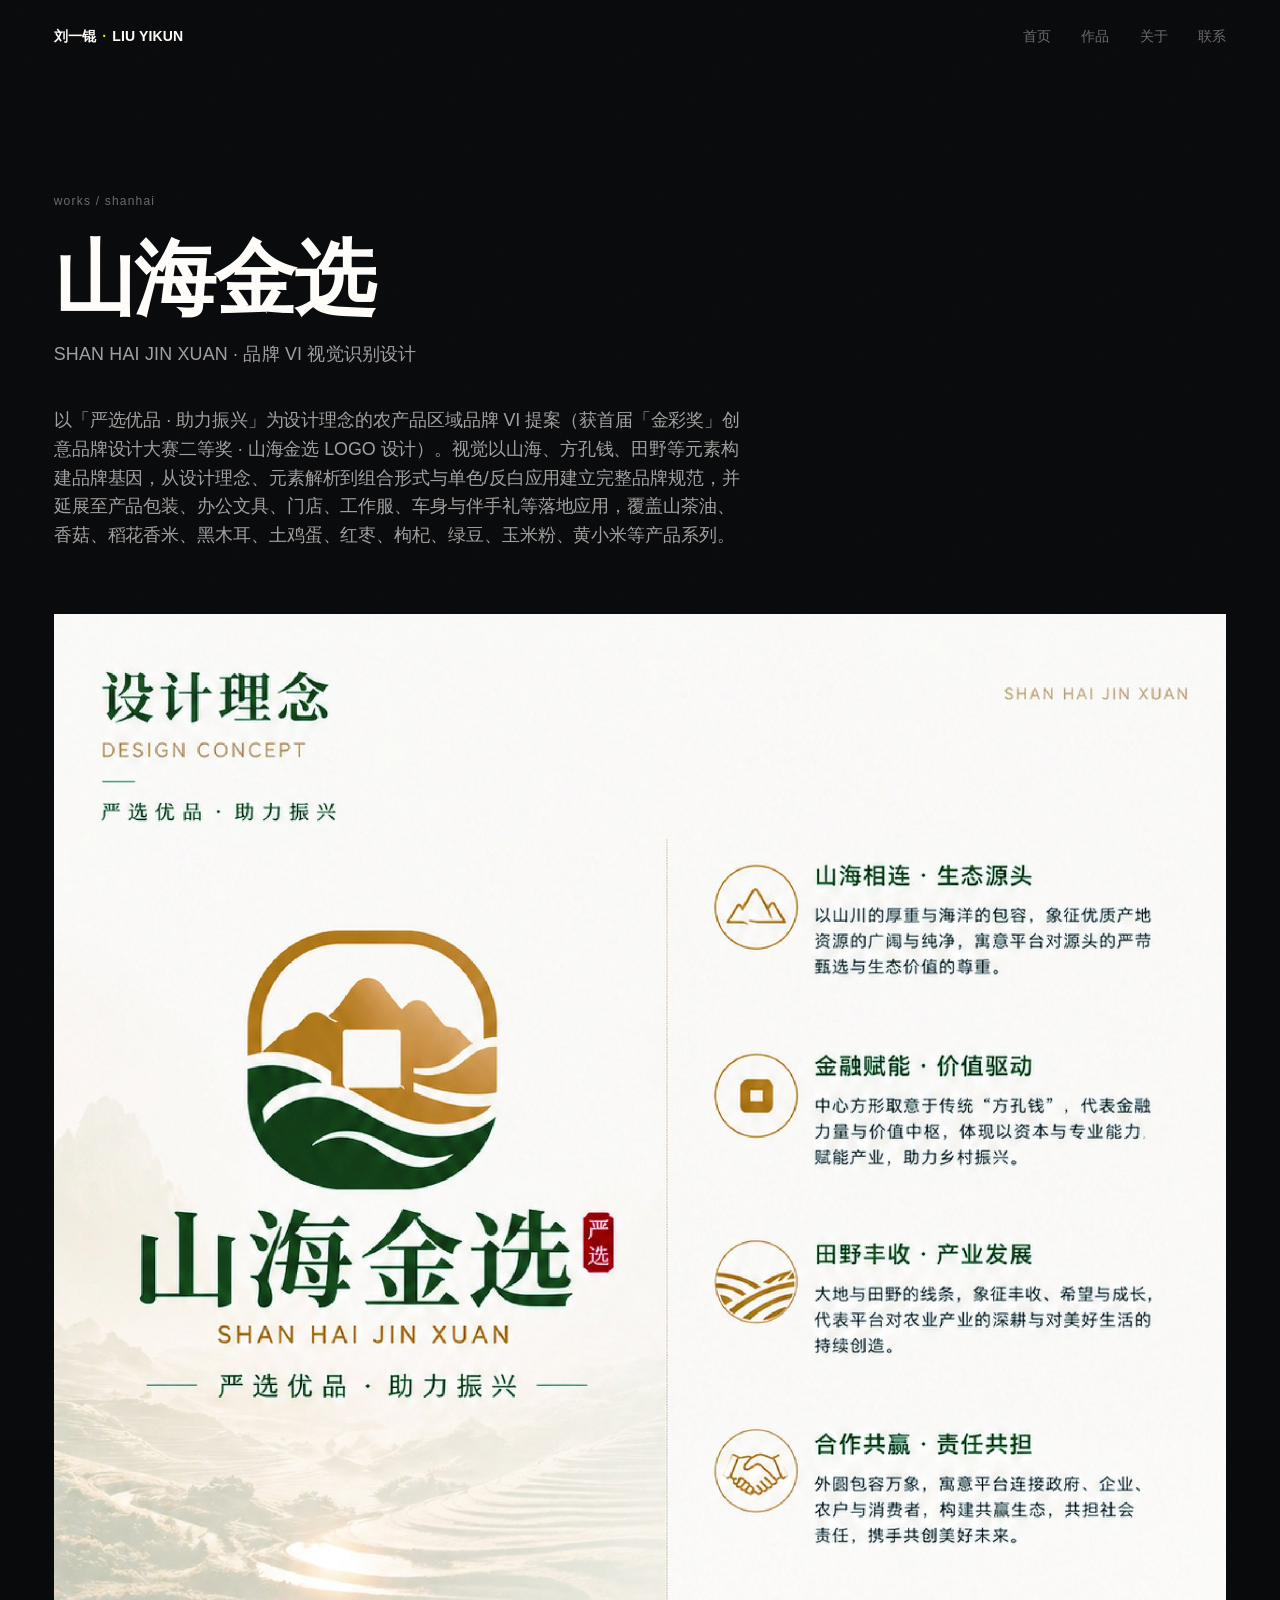
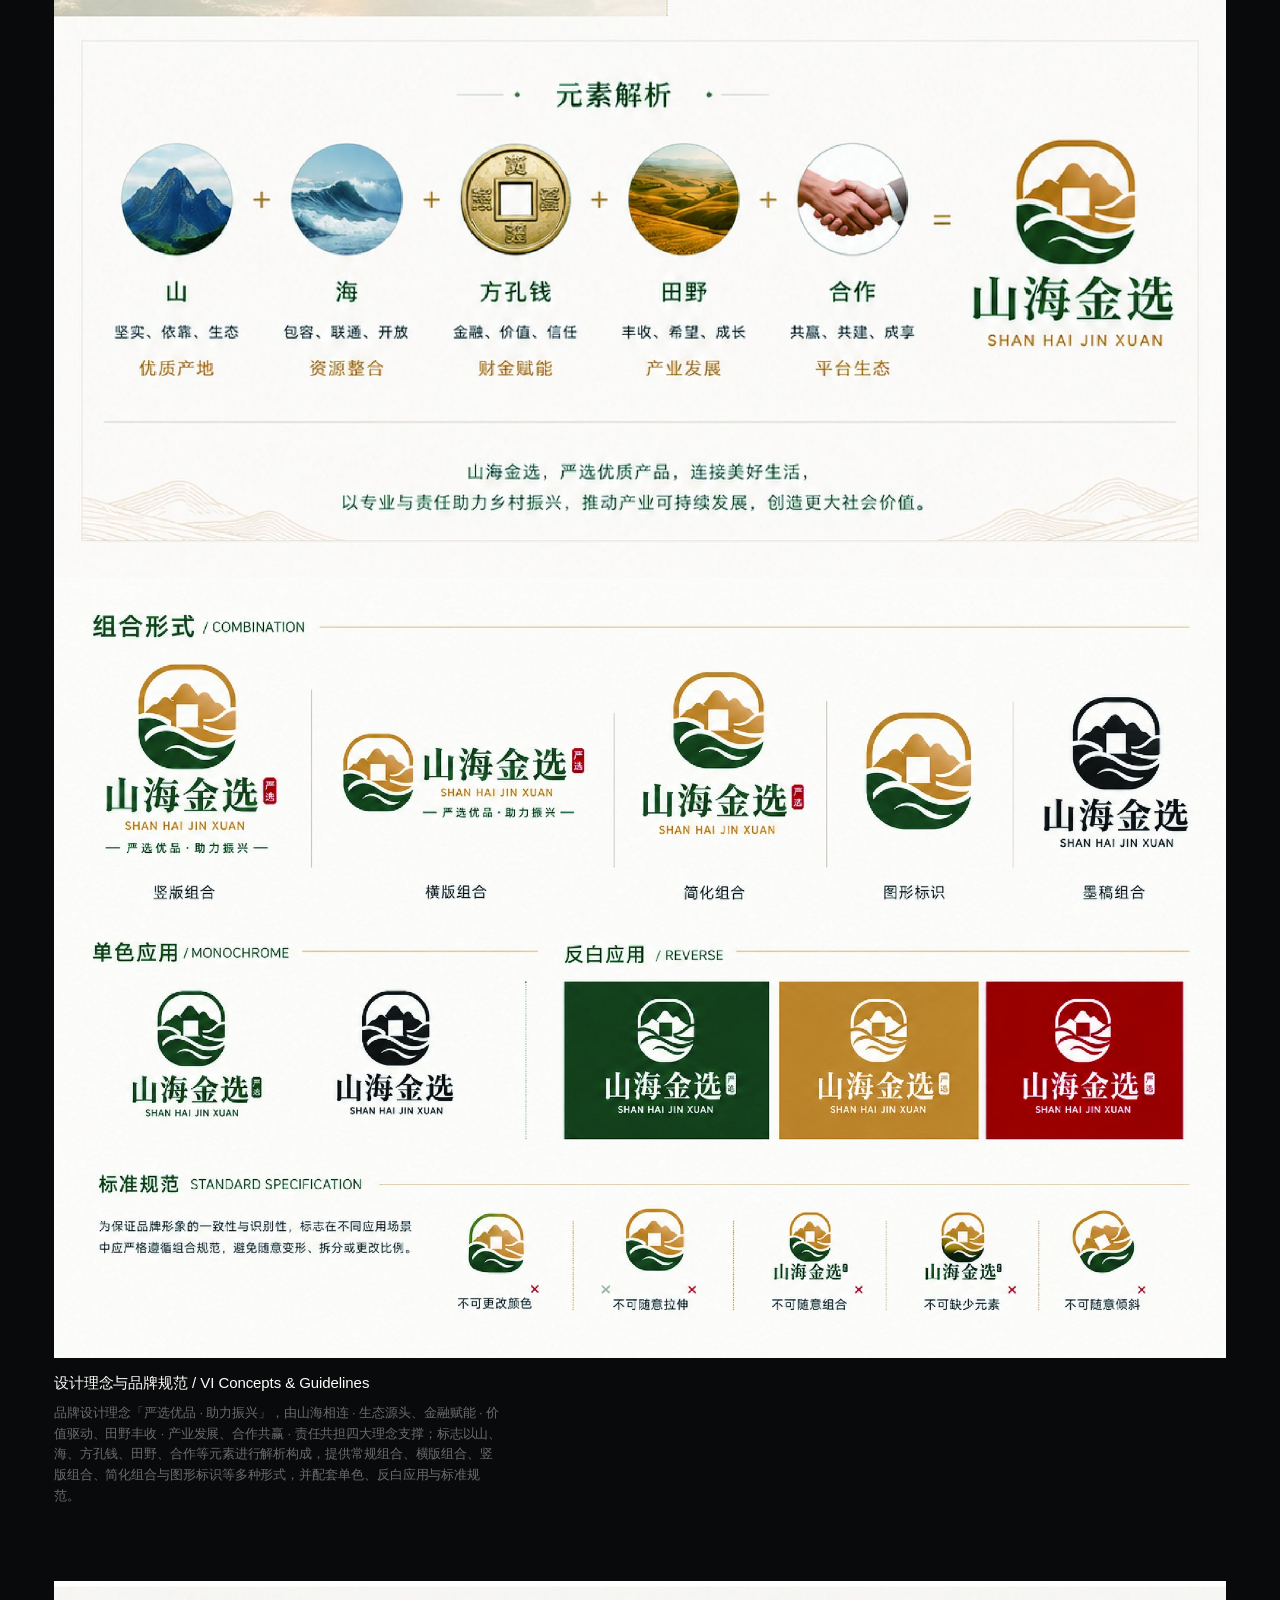
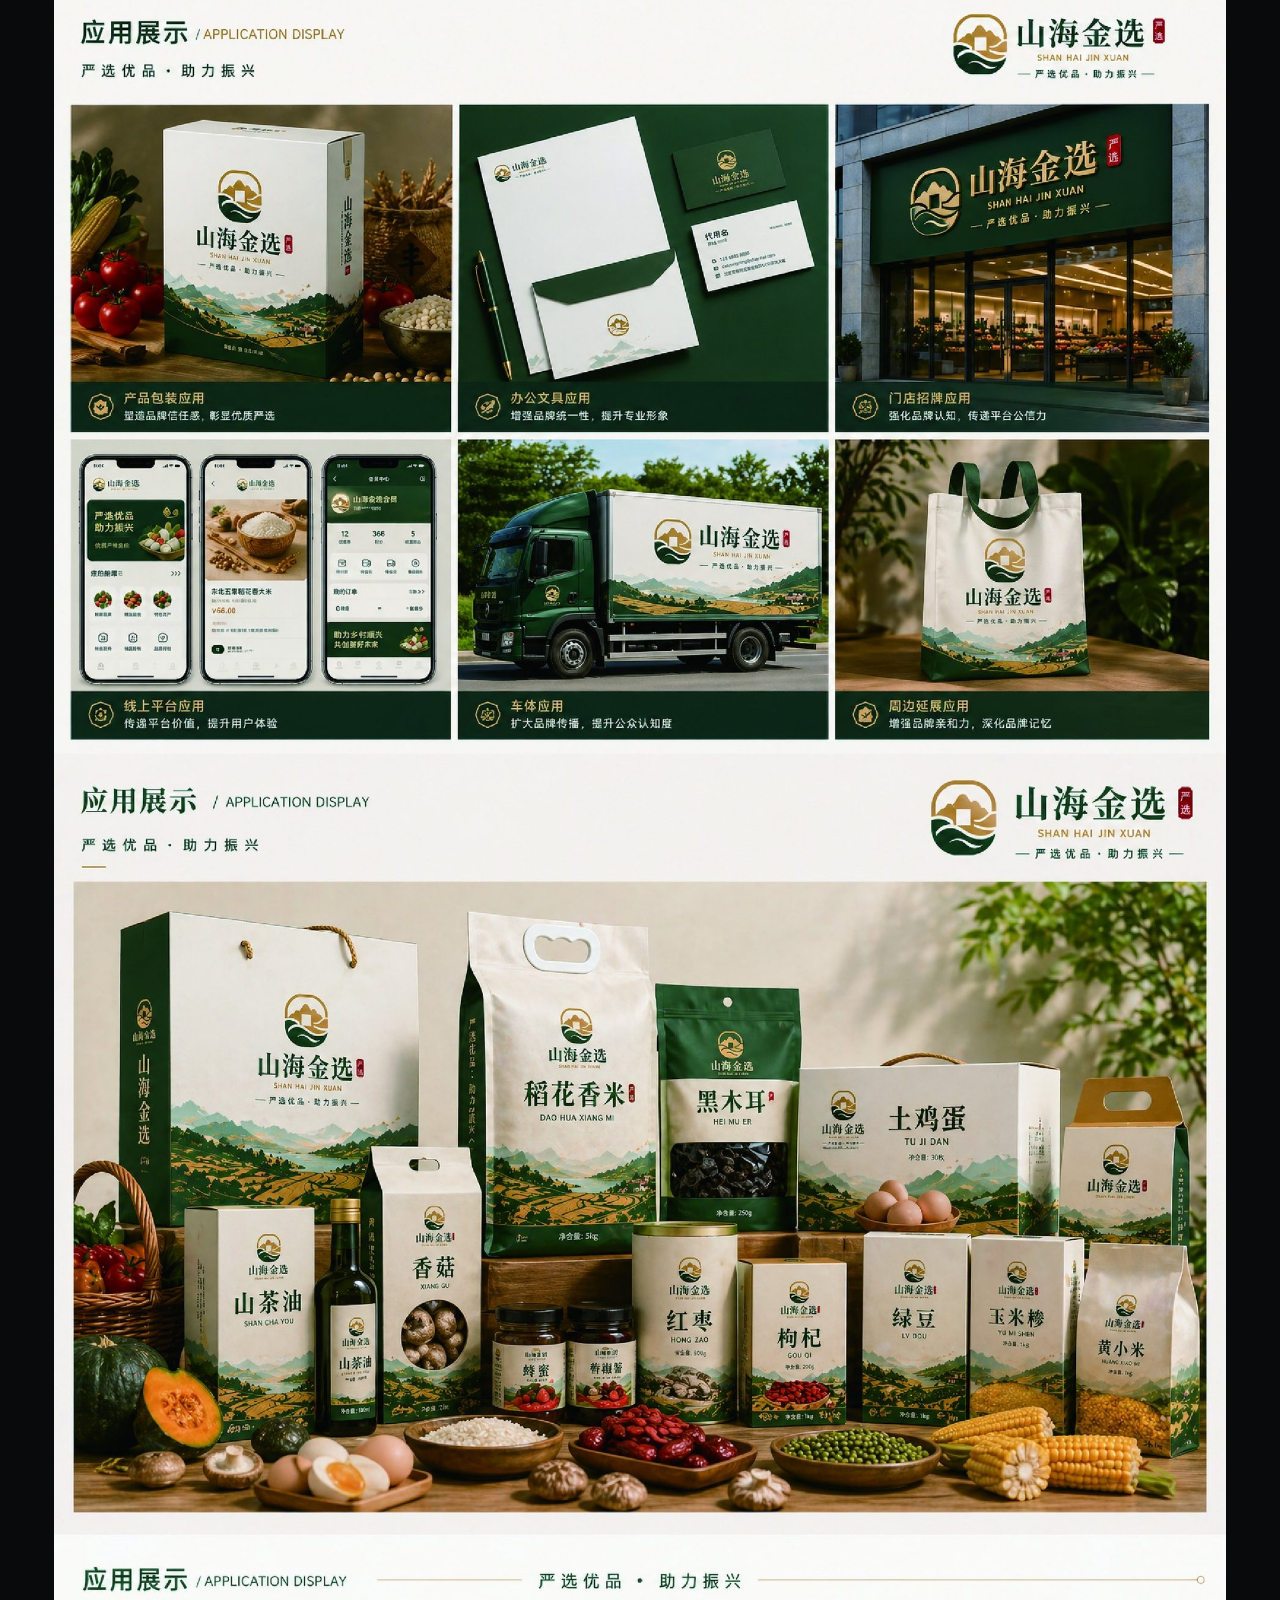
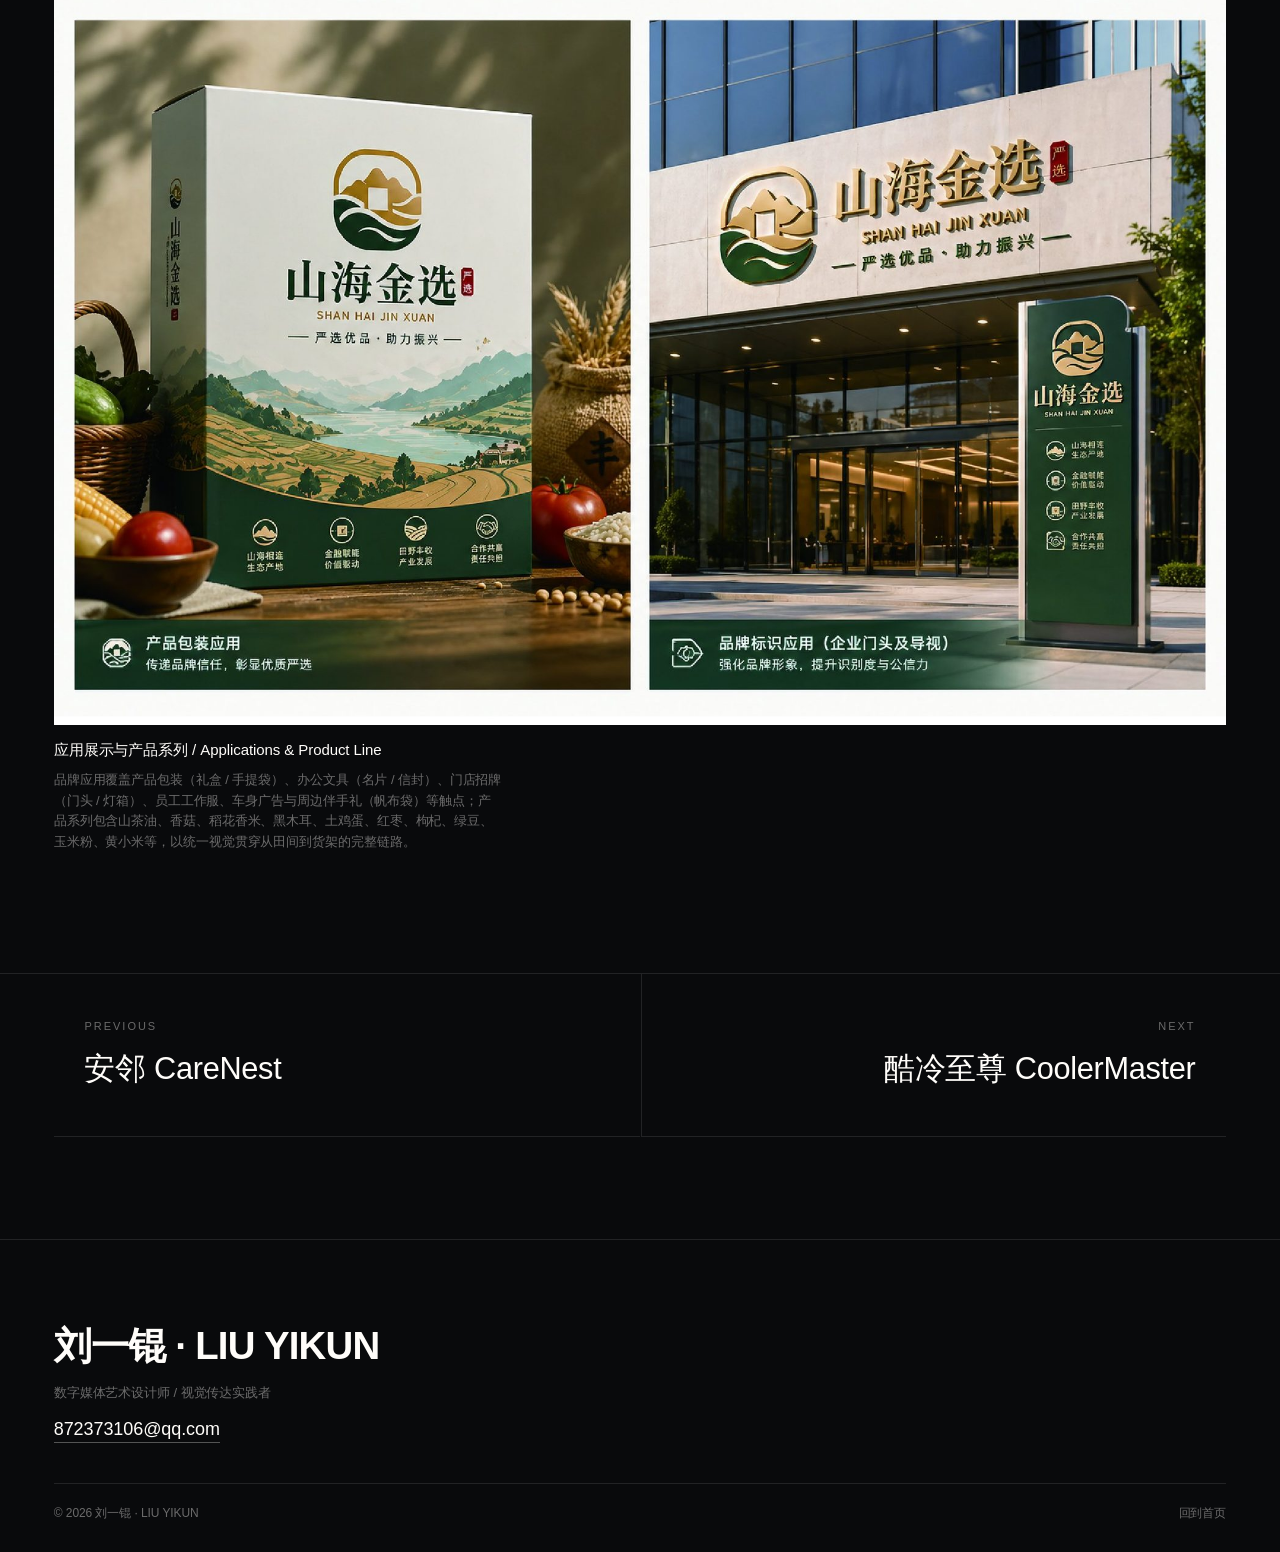
<file: work-shanhai.html>
<!DOCTYPE html>
<html lang="zh-CN">
<head>
<meta charset="UTF-8">
<meta name="viewport" content="width=device-width, initial-scale=1.0">
<meta name="theme-color" content="#090A0C">
<title>山海金选 — 刘一锟 作品集</title>
<meta name="description" content="以「严选优品 · 助力振兴」为设计理念的农产品区域品牌 VI 提案（获首届「金彩奖」创意品牌设计大赛二等奖 · 山海金选 LOGO 设计）。视觉以山海、方孔钱、田野等元素构建品牌基因，从设计理念、元素解析到组合形式与单色">
<link rel="preload" as="image" href="assets/images/shanhai/shanhai-01.jpg">
<link rel="stylesheet" href="style.css?v=20261104a">
<script src="main.js?v=20261104a" defer></script>
</head>
<body class="page-detail">

<header class="topbar" id="siteTop">
  <a class="brand" href="index.html">刘一锟<span class="dot">·</span>LIU YIKUN</a>
  <nav class="nav" aria-label="主导航">
      <a href="index.html">首页</a>
      <a href="index.html#works">作品</a>
      <a href="index.html#profile">关于</a>
      <a href="index.html#contact">联系</a>
  </nav>
</header>

<main id="top">
  <article class="project">
    <header class="phead wrap rv">
      <p class="crumb"><a href="index.html#works">works</a> / shanhai</p>
      <h1>山海金选</h1>
      <p class="en">SHAN HAI JIN XUAN · 品牌 VI 视觉识别设计</p>
      <p class="desc">以「严选优品 · 助力振兴」为设计理念的农产品区域品牌 VI 提案（获首届「金彩奖」创意品牌设计大赛二等奖 · 山海金选 LOGO 设计）。视觉以山海、方孔钱、田野等元素构建品牌基因，从设计理念、元素解析到组合形式与单色/反白应用建立完整品牌规范，并延展至产品包装、办公文具、门店、工作服、车身与伴手礼等落地应用，覆盖山茶油、香菇、稻花香米、黑木耳、土鸡蛋、红枣、枸杞、绿豆、玉米粉、黄小米等产品系列。</p>
    </header>

    <div class="gallery">
      <figure class="g-full rv">
        <div class="gimg"><img src="assets/images/shanhai/shanhai-01.jpg" alt="山海金选 品牌VI提案 设计理念与规范总览" loading="lazy"></div>
        <figcaption class="gcap"><p class="t">设计理念与品牌规范 / VI Concepts &amp; Guidelines</p><p class="d">品牌设计理念「严选优品 · 助力振兴」，由山海相连 · 生态源头、金融赋能 · 价值驱动、田野丰收 · 产业发展、合作共赢 · 责任共担四大理念支撑；标志以山、海、方孔钱、田野、合作等元素进行解析构成，提供常规组合、横版组合、竖版组合、简化组合与图形标识等多种形式，并配套单色、反白应用与标准规范。</p></figcaption>
      </figure>
      <figure class="g-full rv">
        <div class="gimg"><img src="assets/images/shanhai/shanhai-02.jpg" alt="山海金选 应用展示与产品系列效果图" loading="lazy"></div>
        <figcaption class="gcap"><p class="t">应用展示与产品系列 / Applications &amp; Product Line</p><p class="d">品牌应用覆盖产品包装（礼盒 / 手提袋）、办公文具（名片 / 信封）、门店招牌（门头 / 灯箱）、员工工作服、车身广告与周边伴手礼（帆布袋）等触点；产品系列包含山茶油、香菇、稻花香米、黑木耳、土鸡蛋、红枣、枸杞、绿豆、玉米粉、黄小米等，以统一视觉贯穿从田间到货架的完整链路。</p></figcaption>
      </figure>
    </div>

    <nav class="pn wrap">
      <a class="pn-item prev" href="work-anlin.html">
        <span class="pn-k">previous</span>
        <span class="pn-n">安邻 CareNest</span>
      </a>
      <a class="pn-item next" href="work-coolermaster.html">
        <span class="pn-k">next</span>
        <span class="pn-n">酷冷至尊 CoolerMaster</span>
      </a>
    </nav>
  </article>
</main>

<footer class="contact foot-mini" id="contact">
  <div class="wrap foot-inner">
    <p class="foot-name">刘一锟 · LIU YIKUN</p>
    <p class="foot-note">数字媒体艺术设计师 / 视觉传达实践者</p>
    <p class="foot-mail"><a href="mailto:872373106@qq.com">872373106@qq.com</a></p>
    <div class="foot-bar">
      <span>© <span id="year"></span> 刘一锟 · LIU YIKUN</span>
      <a href="index.html">回到首页</a>
    </div>
  </div>
</footer>

</body>
</html>
</file>
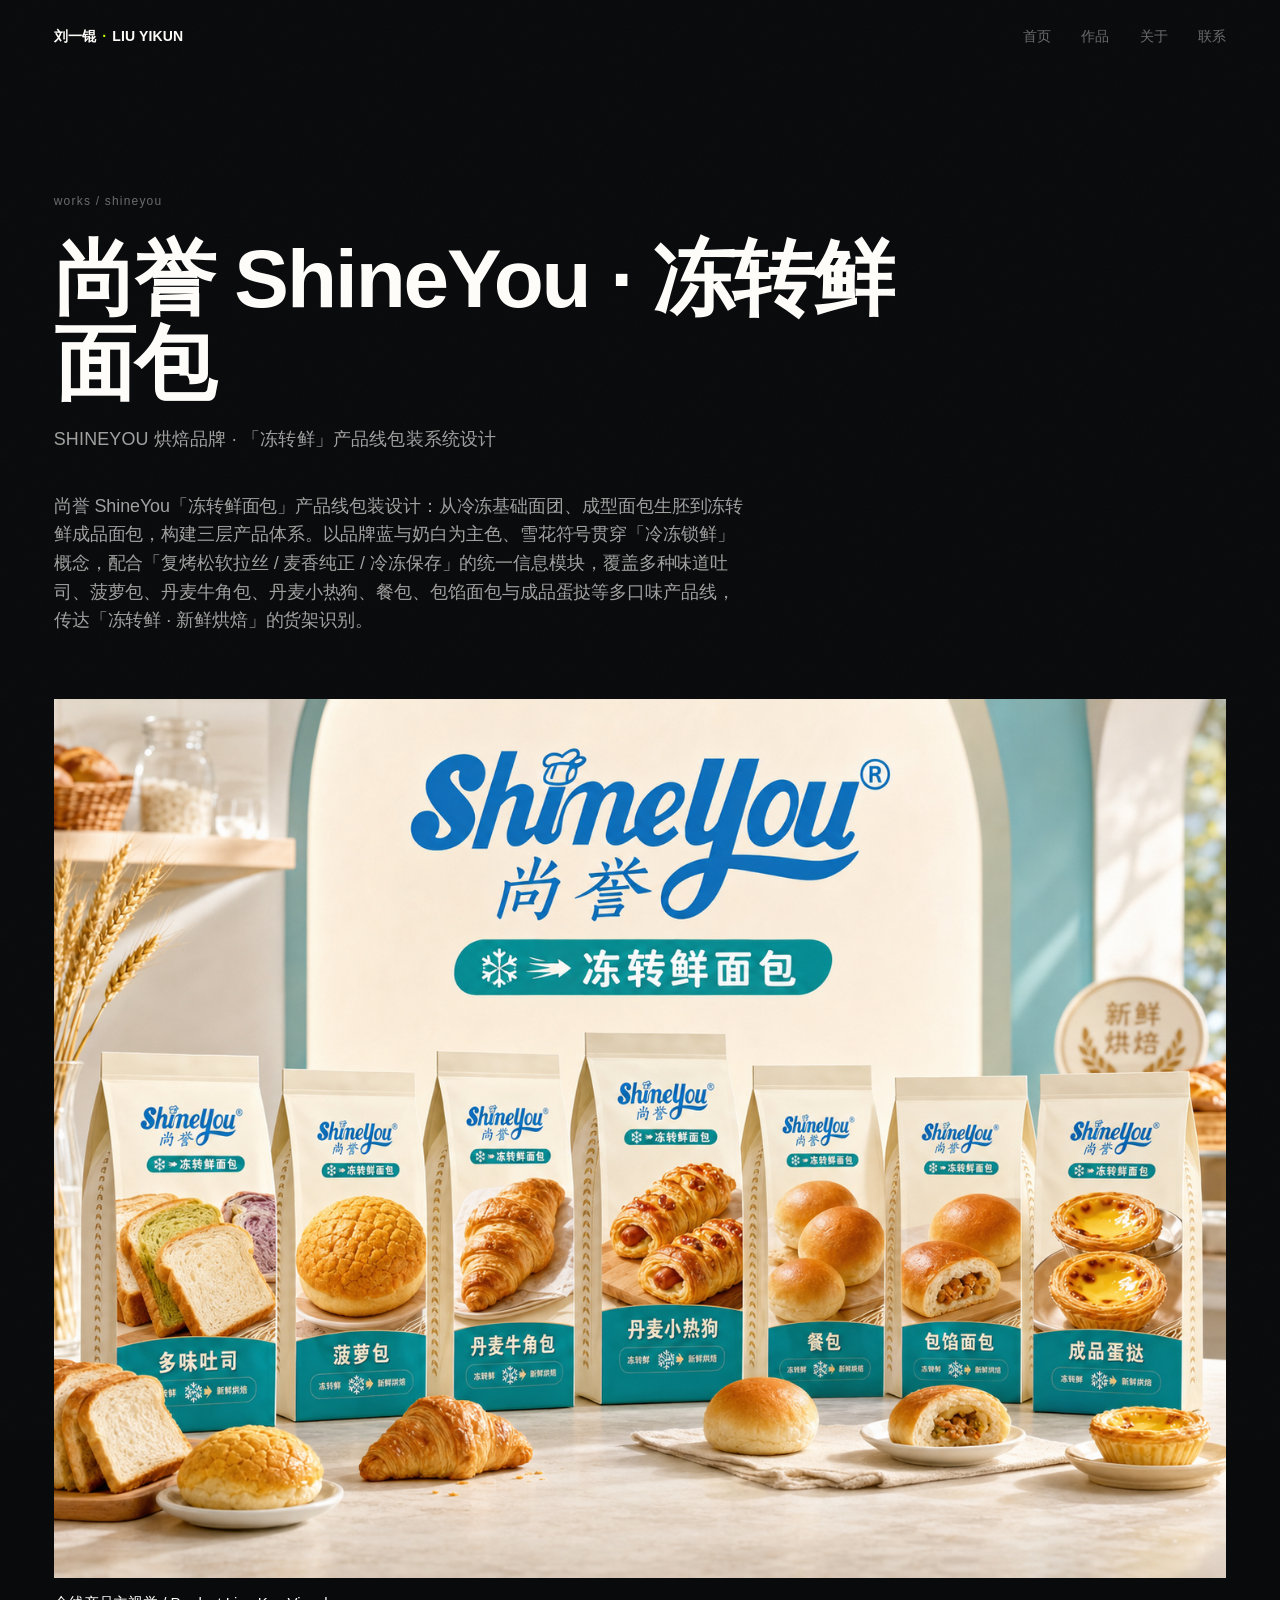
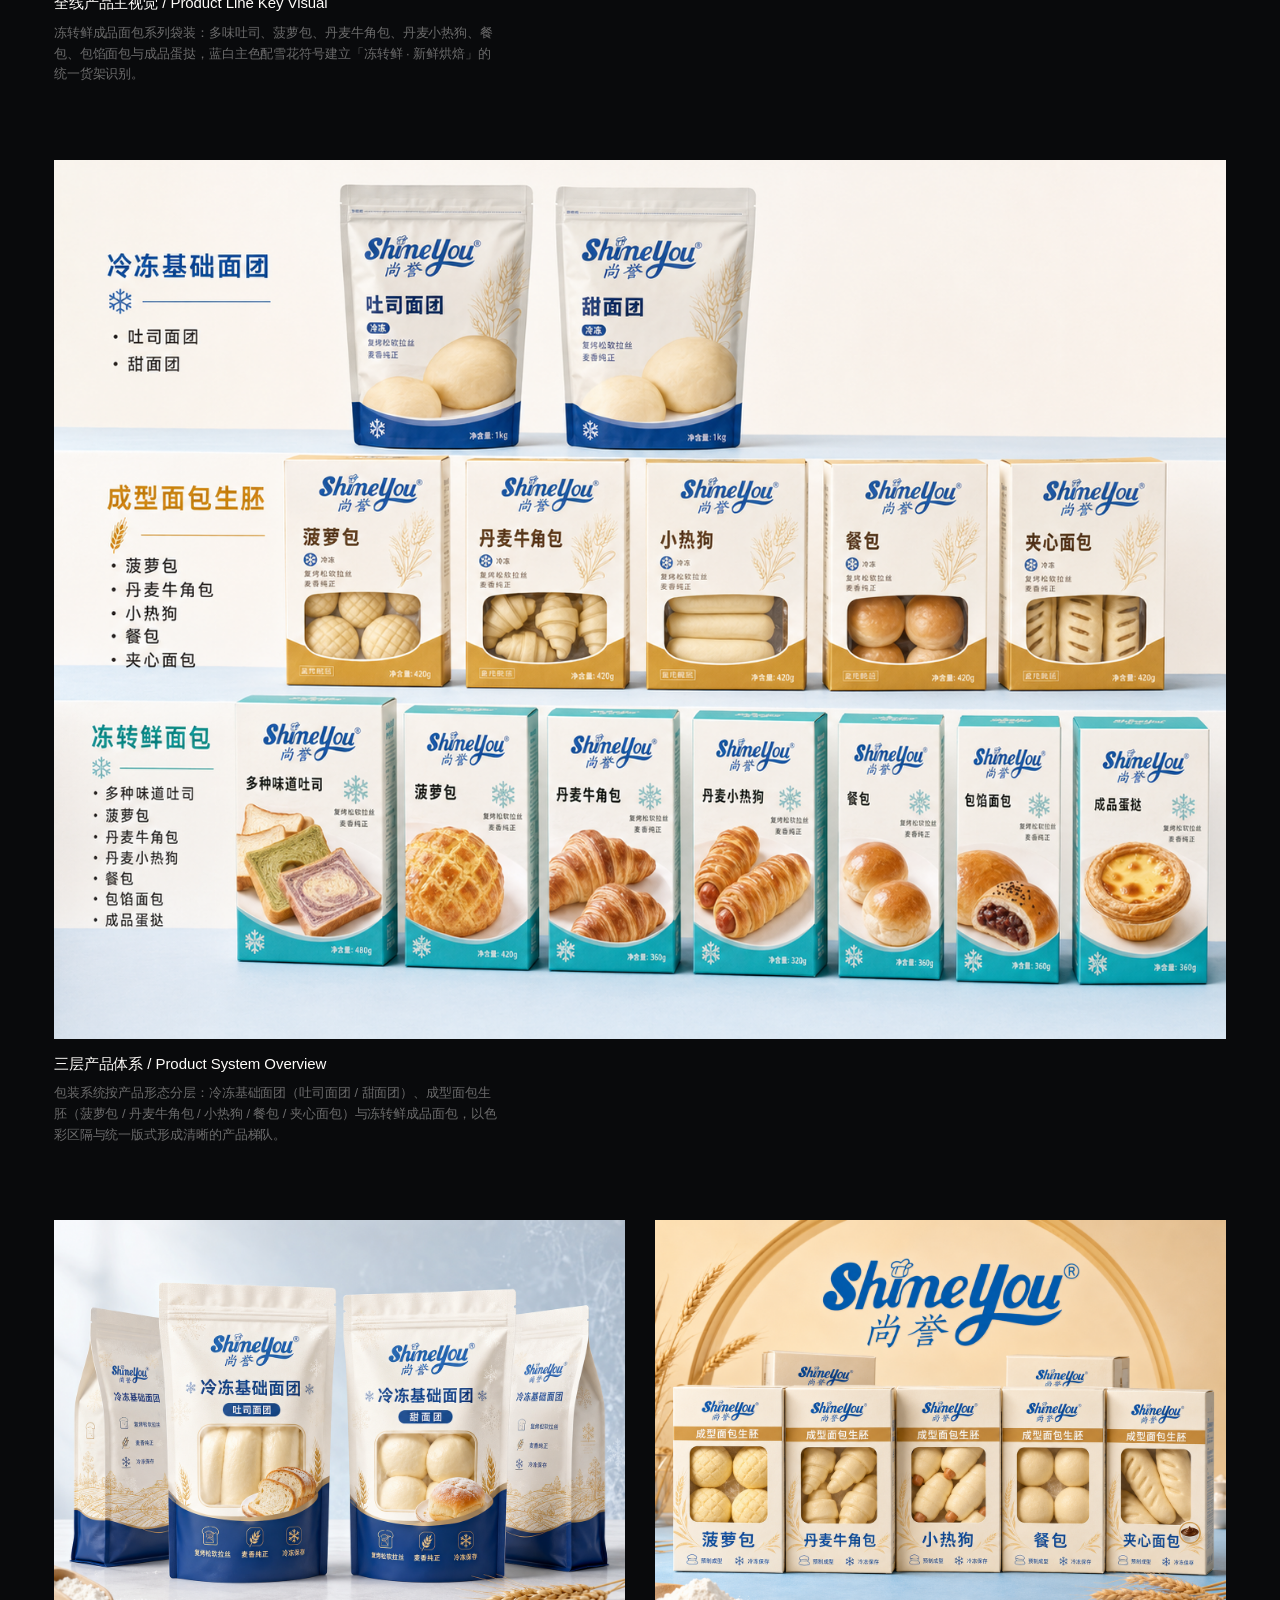
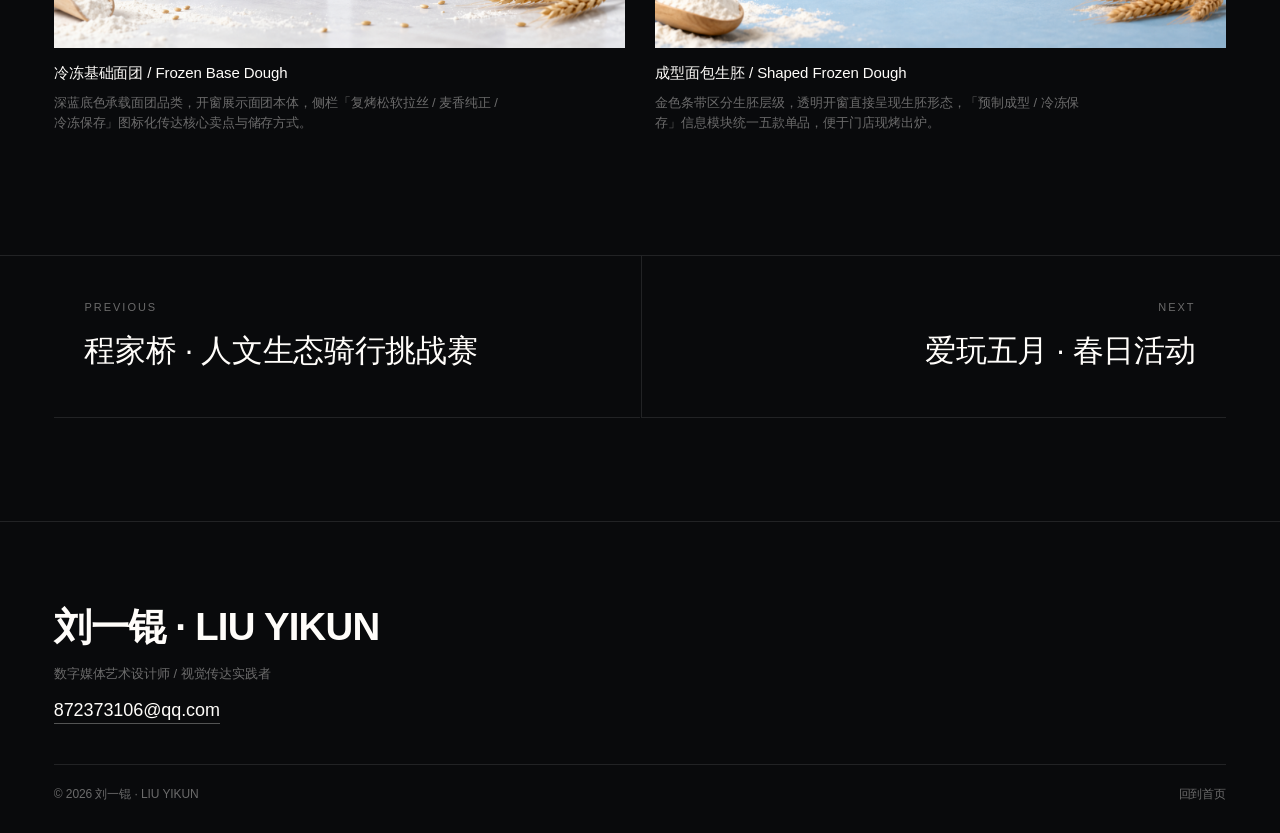
<file: work-shineyou.html>
<!DOCTYPE html>
<html lang="zh-CN">
<head>
<meta charset="UTF-8">
<meta name="viewport" content="width=device-width, initial-scale=1.0">
<meta name="theme-color" content="#090A0C">
<title>尚誉 ShineYou 冻转鲜面包 — 刘一锟 作品集</title>
<meta name="description" content="尚誉 ShineYou「冻转鲜面包」产品线包装设计：从冷冻基础面团、成型面包生胚到冻转鲜成品面包，构建三层产品体系。以品牌蓝与奶白为主色、雪花符号贯穿「冷冻锁鲜」概念，配合「复烤松软拉丝 / 麦香纯正 / 冷冻保存」的统">
<link rel="preload" as="image" href="assets/images/shineyou/shineyou-01.png">
<link rel="stylesheet" href="style.css?v=20261104a">
<script src="main.js?v=20261104a" defer></script>
</head>
<body class="page-detail">

<header class="topbar" id="siteTop">
  <a class="brand" href="index.html">刘一锟<span class="dot">·</span>LIU YIKUN</a>
  <nav class="nav" aria-label="主导航">
      <a href="index.html">首页</a>
      <a href="index.html#works">作品</a>
      <a href="index.html#profile">关于</a>
      <a href="index.html#contact">联系</a>
  </nav>
</header>

<main id="top">
  <article class="project">
    <header class="phead wrap rv">
      <p class="crumb"><a href="index.html#works">works</a> / shineyou</p>
      <h1>尚誉 ShineYou · 冻转鲜面包</h1>
      <p class="en">SHINEYOU 烘焙品牌 · 「冻转鲜」产品线包装系统设计</p>
      <p class="desc">尚誉 ShineYou「冻转鲜面包」产品线包装设计：从冷冻基础面团、成型面包生胚到冻转鲜成品面包，构建三层产品体系。以品牌蓝与奶白为主色、雪花符号贯穿「冷冻锁鲜」概念，配合「复烤松软拉丝 / 麦香纯正 / 冷冻保存」的统一信息模块，覆盖多种味道吐司、菠萝包、丹麦牛角包、丹麦小热狗、餐包、包馅面包与成品蛋挞等多口味产品线，传达「冻转鲜 · 新鲜烘焙」的货架识别。</p>
    </header>

    <div class="gallery">
      <figure class="g-full rv">
        <div class="gimg"><img src="assets/images/shineyou/shineyou-01.png" alt="尚誉 ShineYou 冻转鲜面包 全线产品主视觉：七款袋装成品面包与实拍陈列" loading="lazy"></div>
        <figcaption class="gcap"><p class="t">全线产品主视觉 / Product Line Key Visual</p><p class="d">冻转鲜成品面包系列袋装：多味吐司、菠萝包、丹麦牛角包、丹麦小热狗、餐包、包馅面包与成品蛋挞，蓝白主色配雪花符号建立「冻转鲜 · 新鲜烘焙」的统一货架识别。</p></figcaption>
      </figure>
      <figure class="g-full rv">
        <div class="gimg"><img src="assets/images/shineyou/shineyou-02.png" alt="尚誉 ShineYou 三层产品体系全景：冷冻基础面团、成型面包生胚与冻转鲜面包" loading="lazy"></div>
        <figcaption class="gcap"><p class="t">三层产品体系 / Product System Overview</p><p class="d">包装系统按产品形态分层：冷冻基础面团（吐司面团 / 甜面团）、成型面包生胚（菠萝包 / 丹麦牛角包 / 小热狗 / 餐包 / 夹心面包）与冻转鲜成品面包，以色彩区隔与统一版式形成清晰的产品梯队。</p></figcaption>
      </figure>
      <figure class="g-half rv">
        <div class="gimg"><img src="assets/images/shineyou/shineyou-03.png" alt="尚誉 ShineYou 冷冻基础面团包装袋：吐司面团与甜面团" loading="lazy"></div>
        <figcaption class="gcap"><p class="t">冷冻基础面团 / Frozen Base Dough</p><p class="d">深蓝底色承载面团品类，开窗展示面团本体，侧栏「复烤松软拉丝 / 麦香纯正 / 冷冻保存」图标化传达核心卖点与储存方式。</p></figcaption>
      </figure>
      <figure class="g-half rv">
        <div class="gimg"><img src="assets/images/shineyou/shineyou-04.png" alt="尚誉 ShineYou 成型面包生胚盒装：菠萝包、丹麦牛角包、小热狗、餐包与夹心面包" loading="lazy"></div>
        <figcaption class="gcap"><p class="t">成型面包生胚 / Shaped Frozen Dough</p><p class="d">金色条带区分生胚层级，透明开窗直接呈现生胚形态，「预制成型 / 冷冻保存」信息模块统一五款单品，便于门店现烤出炉。</p></figcaption>
      </figure>
    </div>

    <nav class="pn wrap">
      <a class="pn-item prev" href="work-chengqiao.html">
        <span class="pn-k">previous</span>
        <span class="pn-n">程家桥 · 人文生态骑行挑战赛</span>
      </a>
      <a class="pn-item next" href="work-aiwan.html">
        <span class="pn-k">next</span>
        <span class="pn-n">爱玩五月 · 春日活动</span>
      </a>
    </nav>
  </article>
</main>

<footer class="contact foot-mini" id="contact">
  <div class="wrap foot-inner">
    <p class="foot-name">刘一锟 · LIU YIKUN</p>
    <p class="foot-note">数字媒体艺术设计师 / 视觉传达实践者</p>
    <p class="foot-mail"><a href="mailto:872373106@qq.com">872373106@qq.com</a></p>
    <div class="foot-bar">
      <span>© <span id="year"></span> 刘一锟 · LIU YIKUN</span>
      <a href="index.html">回到首页</a>
    </div>
  </div>
</footer>

</body>
</html>
</file>
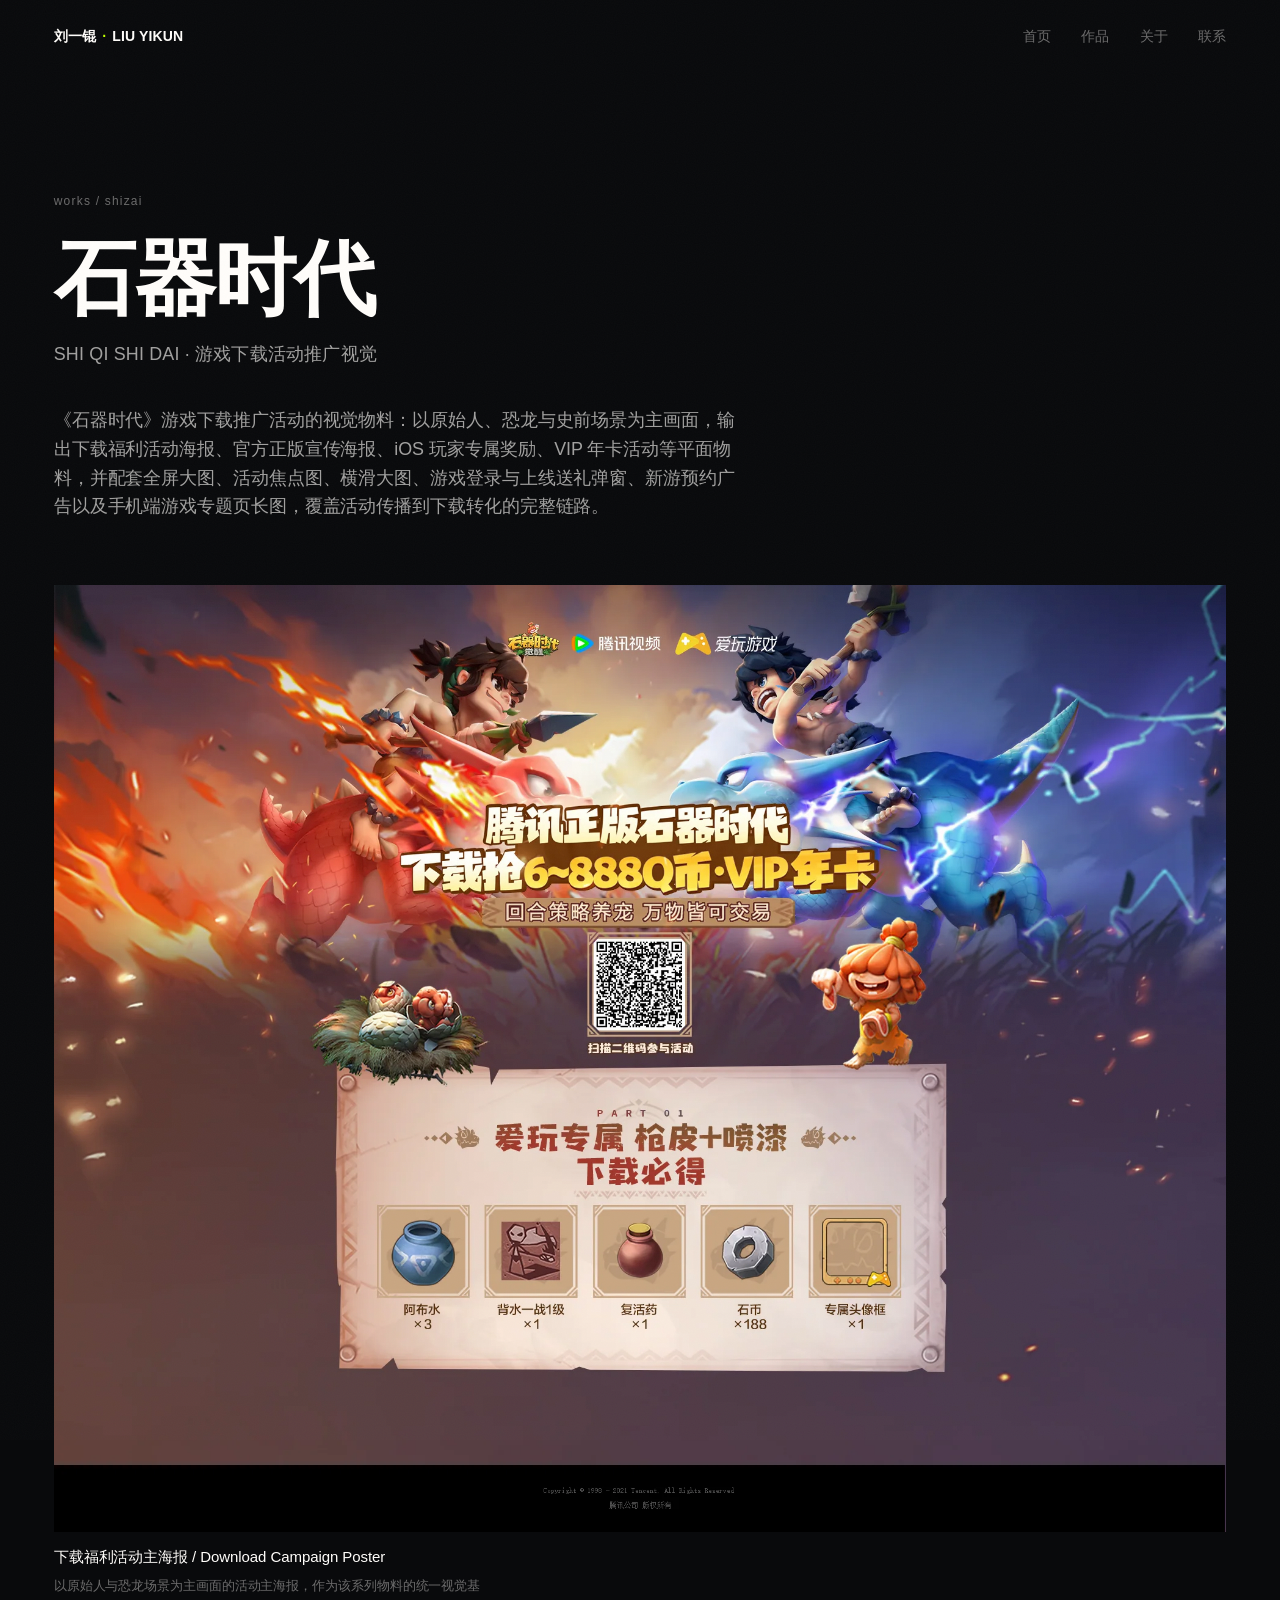
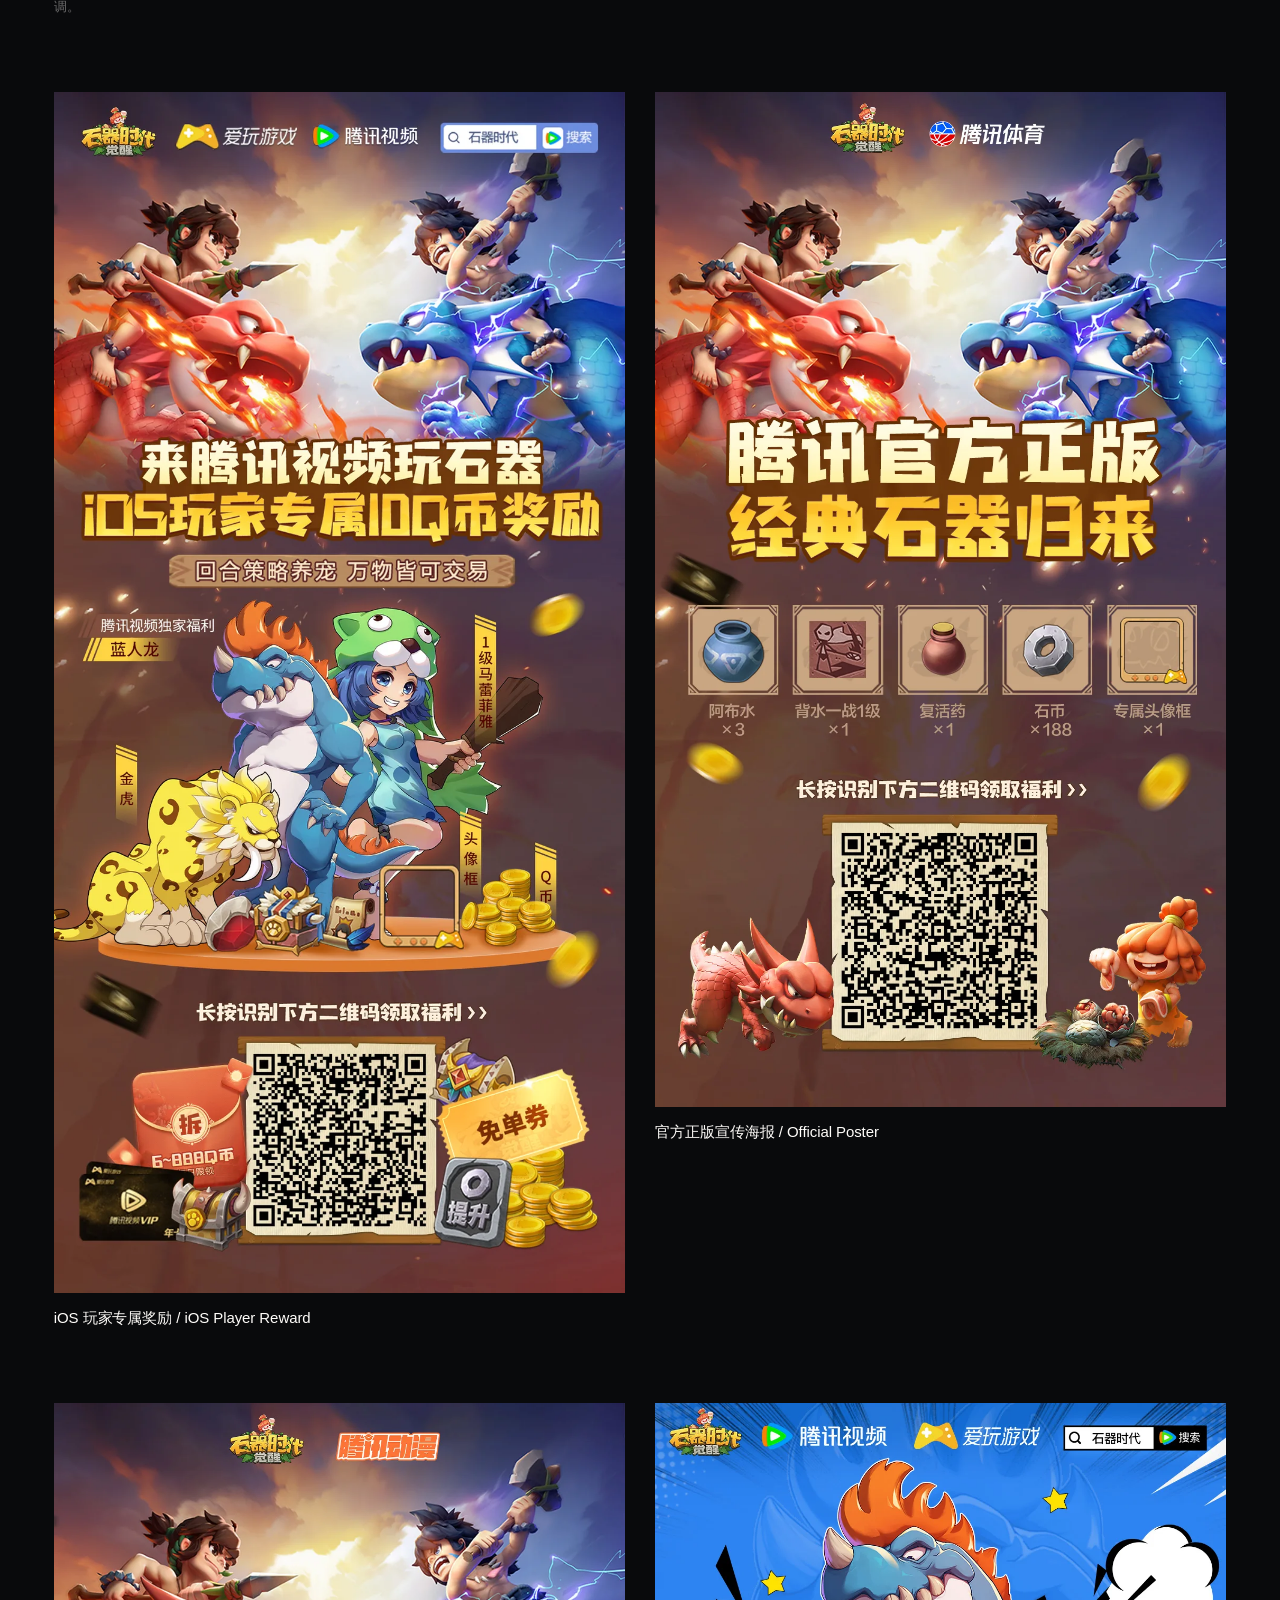
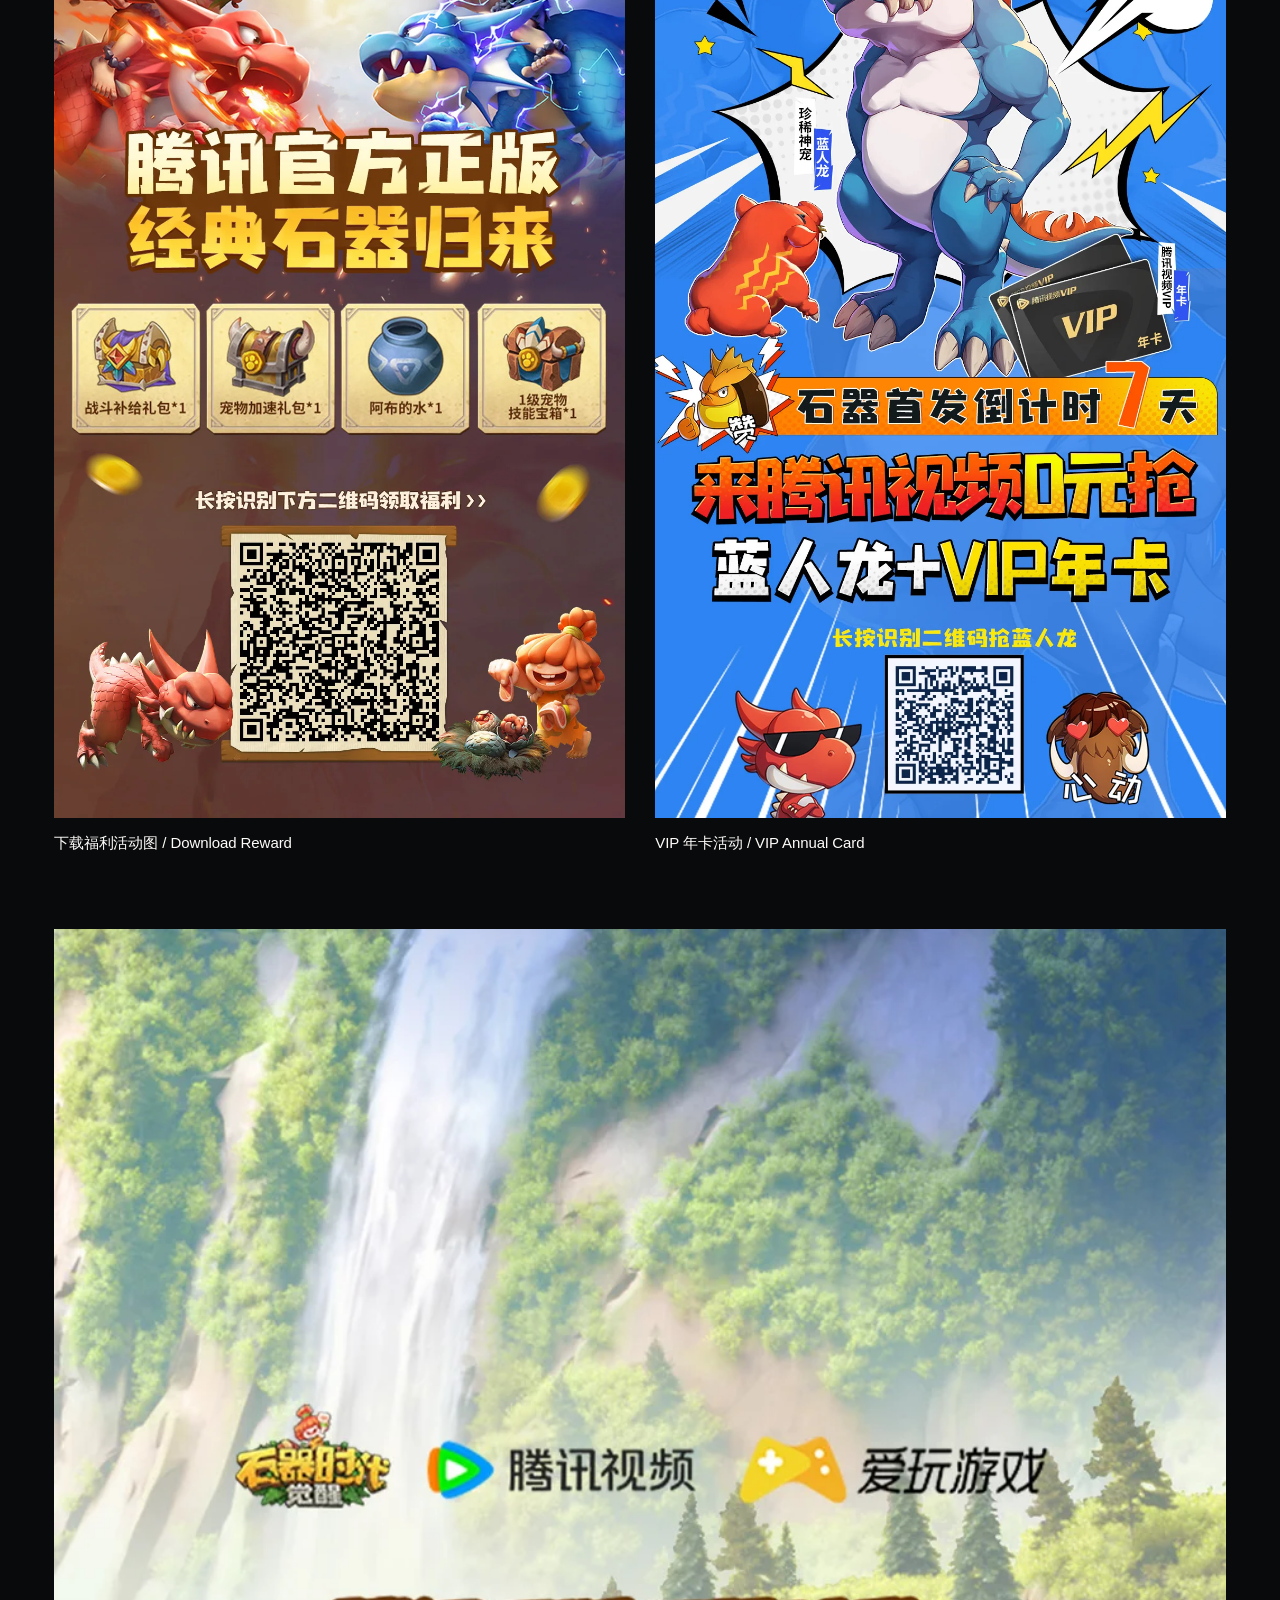
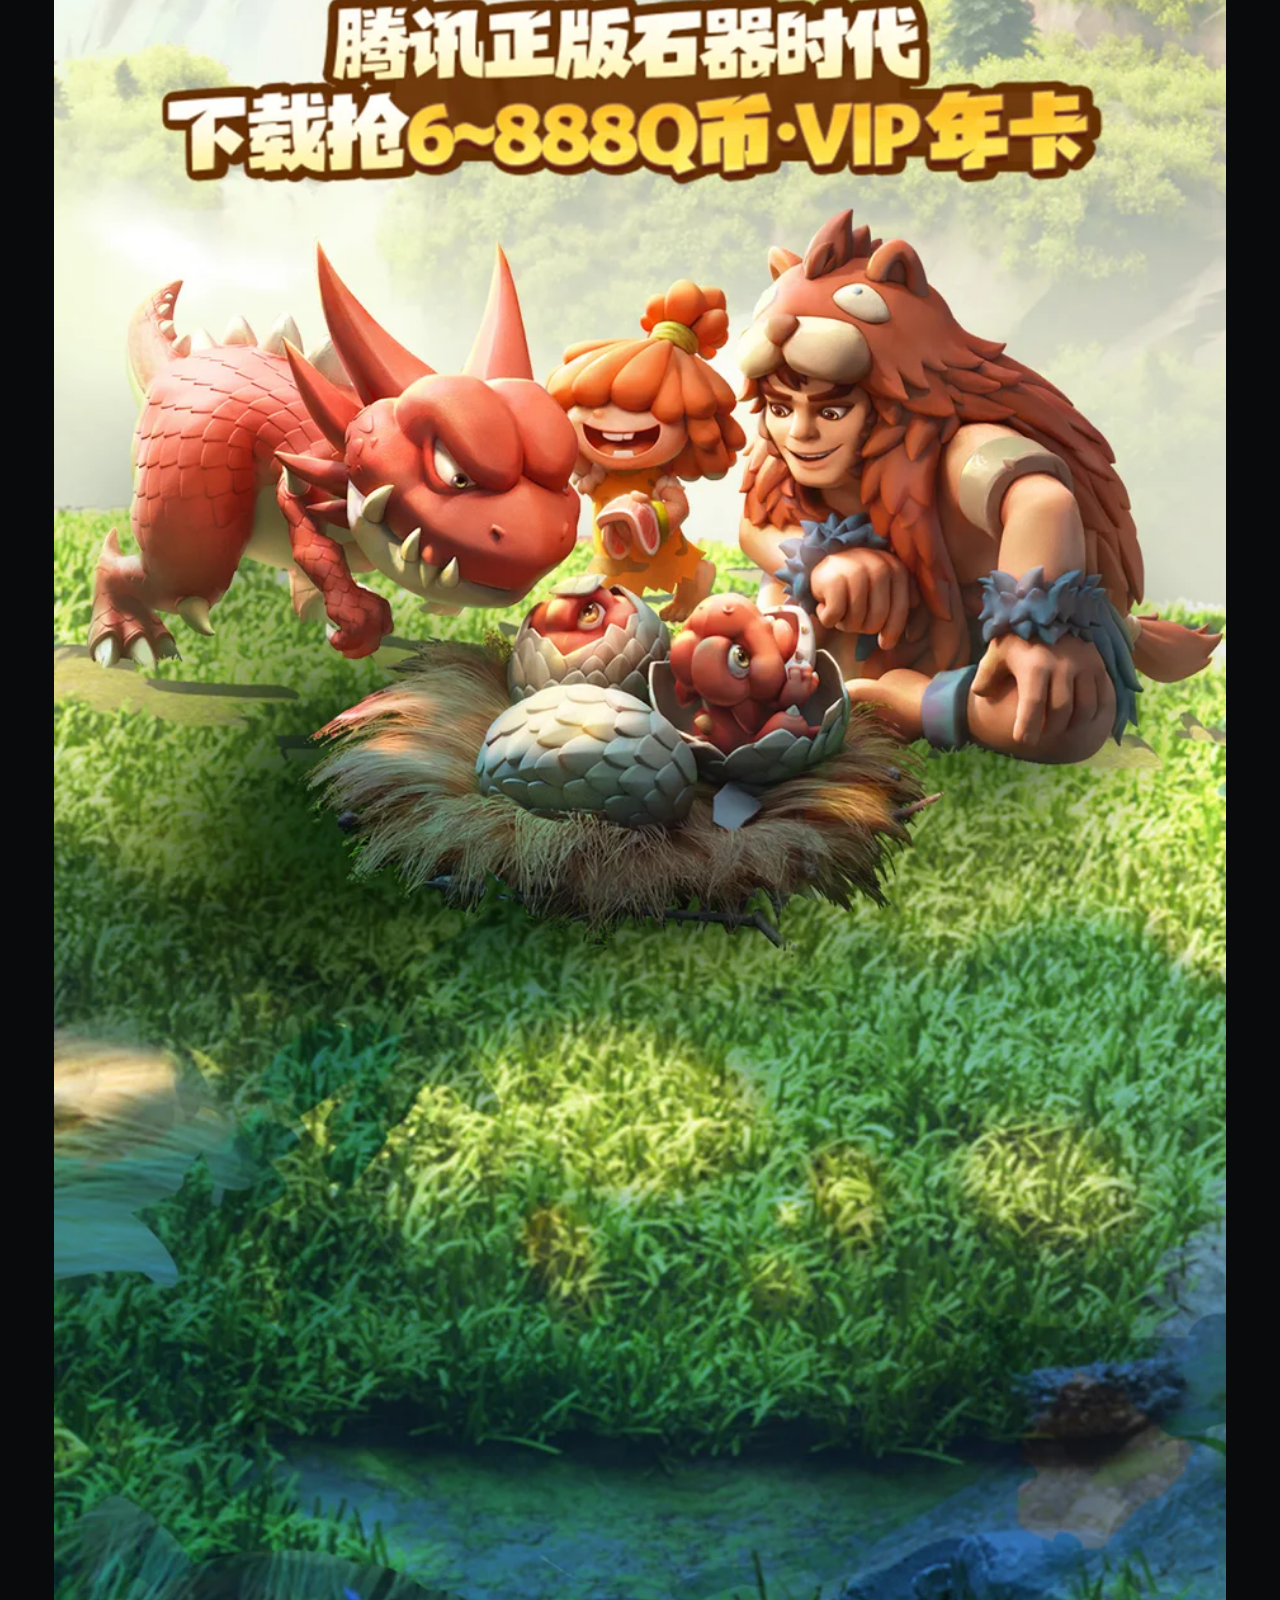
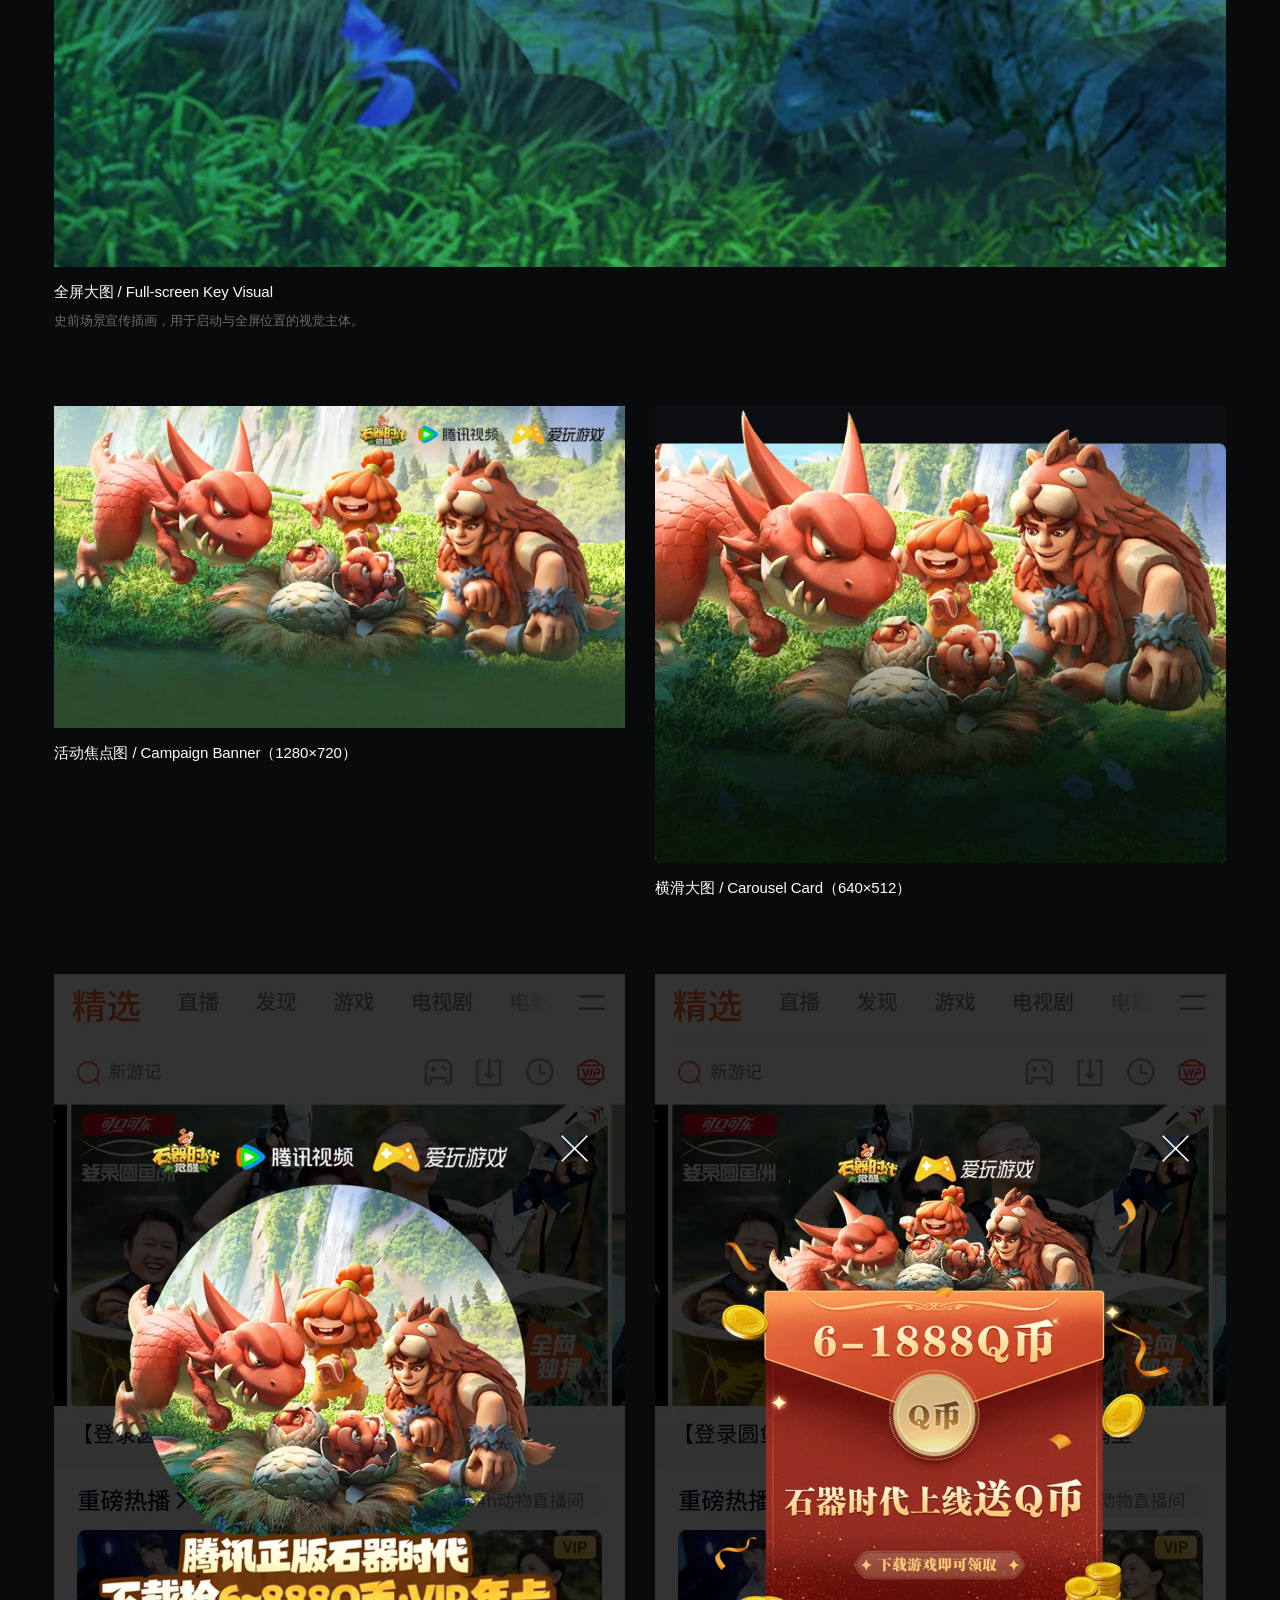
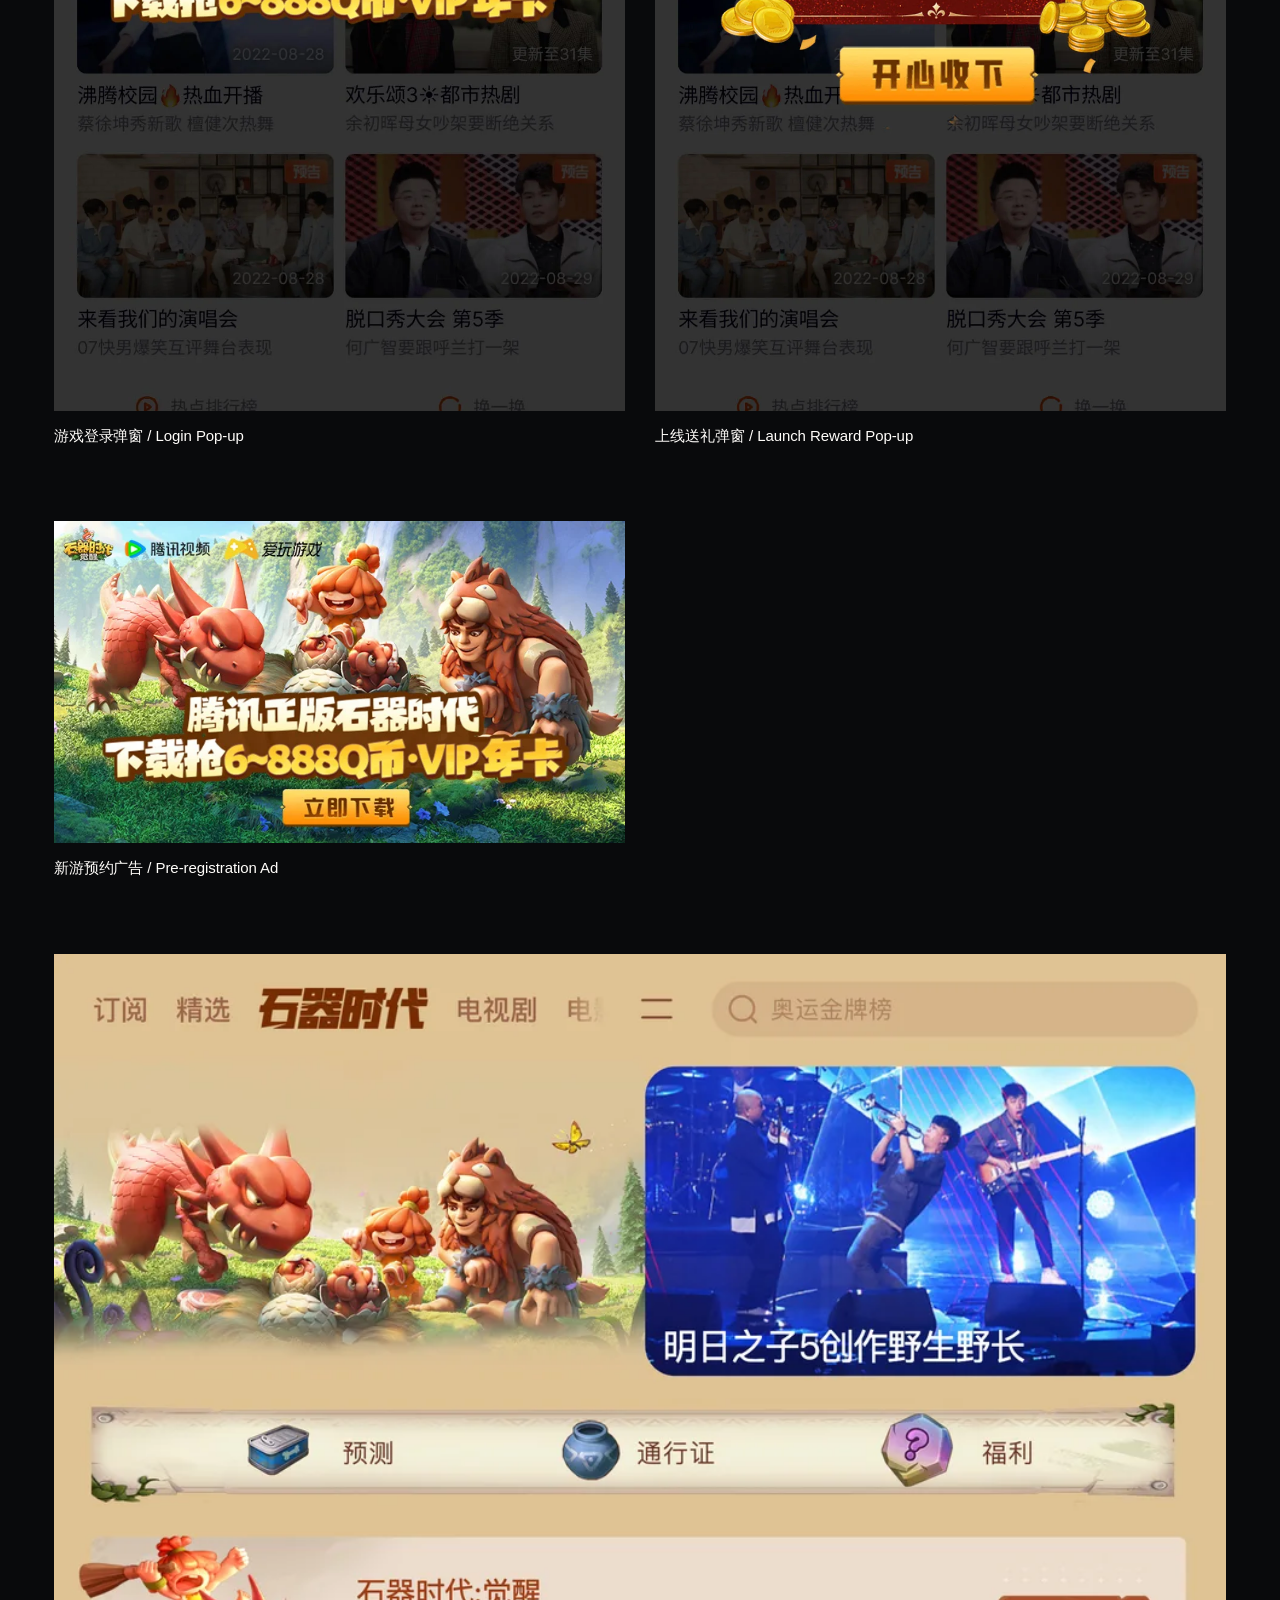
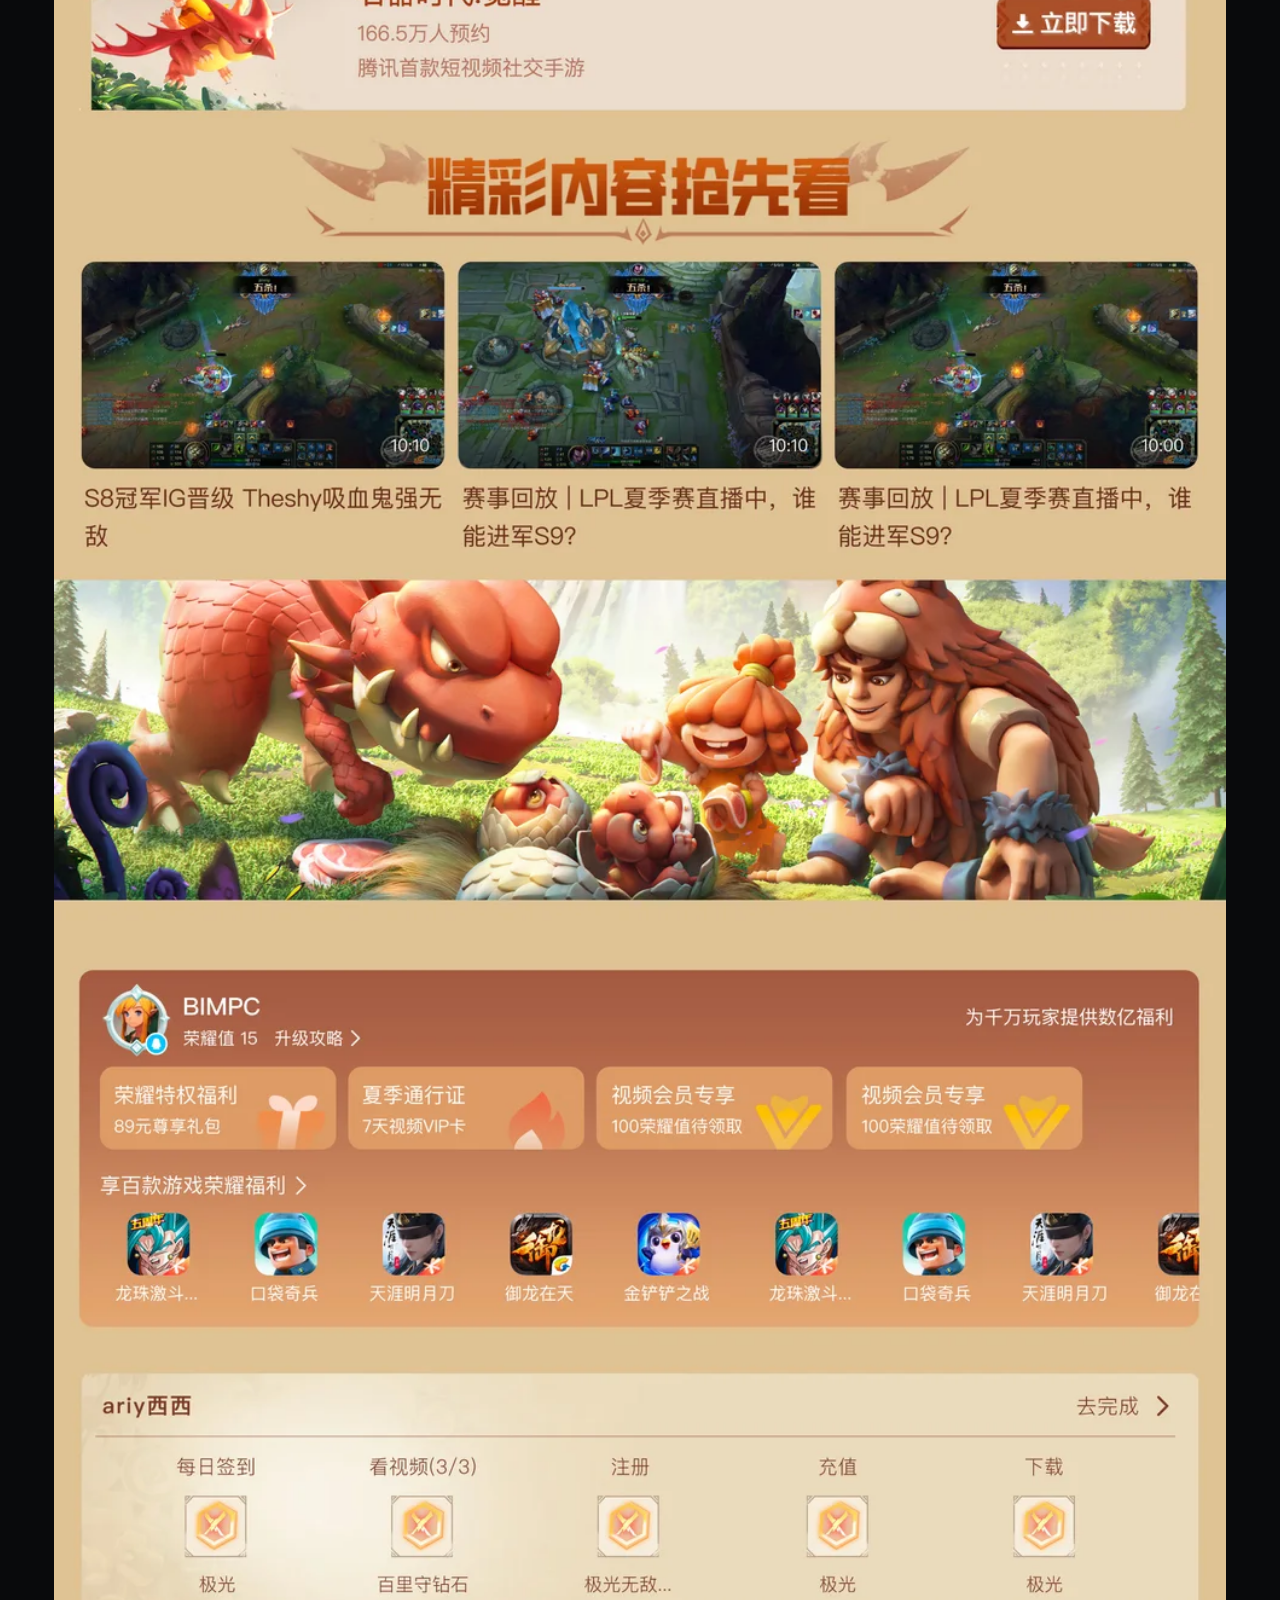
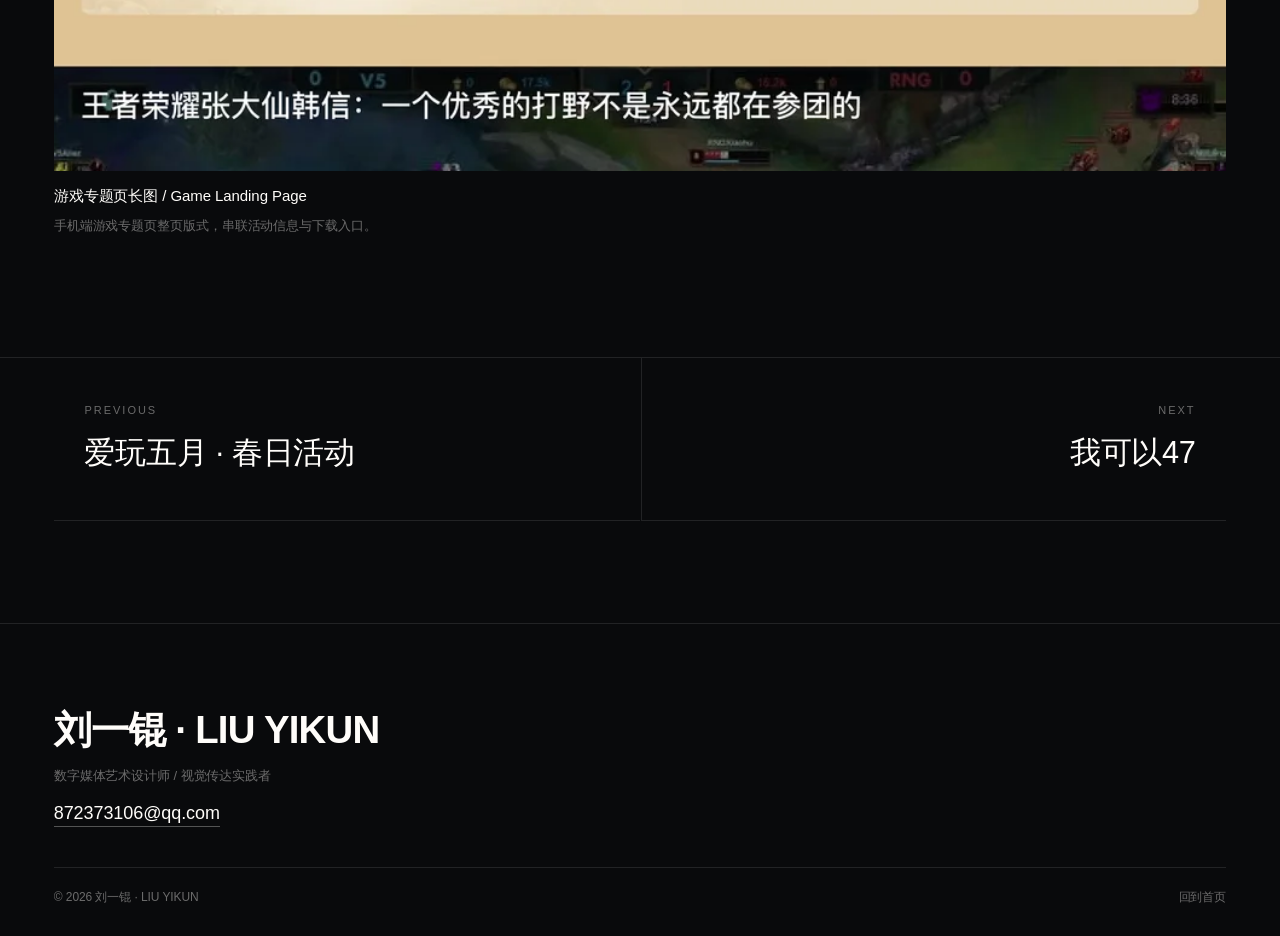
<file: work-shizai.html>
<!DOCTYPE html>
<html lang="zh-CN">
<head>
<meta charset="UTF-8">
<meta name="viewport" content="width=device-width, initial-scale=1.0">
<meta name="theme-color" content="#090A0C">
<title>石器时代 — 刘一锟 作品集</title>
<meta name="description" content="《石器时代》游戏下载推广活动的视觉物料：以原始人、恐龙与史前场景为主画面，输出下载福利活动海报、官方正版宣传海报、iOS 玩家专属奖励、VIP 年卡活动等平面物料，并配套全屏大图、活动焦点图、横滑大图、游戏登录与上线送礼弹窗、新游预约广告以及手机端游戏专题页长图，覆盖活动传播到下载转化的完整链路。">
<link rel="preload" as="image" href="assets/images/shizai/shizai-01.webp">
<link rel="stylesheet" href="style.css?v=20261104a">
<script src="main.js?v=20261104a" defer></script>
</head>
<body class="page-detail">

<header class="topbar" id="siteTop">
  <a class="brand" href="index.html">刘一锟<span class="dot">·</span>LIU YIKUN</a>
  <nav class="nav" aria-label="主导航">
      <a href="index.html">首页</a>
      <a href="index.html#works">作品</a>
      <a href="index.html#profile">关于</a>
      <a href="index.html#contact">联系</a>
  </nav>
</header>

<main id="top">
  <article class="project">
    <header class="phead wrap rv">
      <p class="crumb"><a href="index.html#works">works</a> / shizai</p>
      <h1>石器时代</h1>
      <p class="en">SHI QI SHI DAI · 游戏下载活动推广视觉</p>
      <p class="desc">《石器时代》游戏下载推广活动的视觉物料：以原始人、恐龙与史前场景为主画面，输出下载福利活动海报、官方正版宣传海报、iOS 玩家专属奖励、VIP 年卡活动等平面物料，并配套全屏大图、活动焦点图、横滑大图、游戏登录与上线送礼弹窗、新游预约广告以及手机端游戏专题页长图，覆盖活动传播到下载转化的完整链路。</p>
    </header>

    <div class="gallery">
      <figure class="g-full rv">
        <div class="gimg"><img src="assets/images/shizai/shizai-01.webp" alt="石器时代下载福利活动主海报" loading="lazy"></div>
        <figcaption class="gcap"><p class="t">下载福利活动主海报 / Download Campaign Poster</p><p class="d">以原始人与恐龙场景为主画面的活动主海报，作为该系列物料的统一视觉基调。</p></figcaption>
      </figure>
      <figure class="g-half rv">
        <div class="gimg"><img src="assets/images/shizai/shizai-02.webp" alt="石器时代 iOS 玩家专属奖励" loading="lazy"></div>
        <figcaption class="gcap"><p class="t">iOS 玩家专属奖励 / iOS Player Reward</p></figcaption>
      </figure>
      <figure class="g-half rv">
        <div class="gimg"><img src="assets/images/shizai/shizai-03.webp" alt="石器时代官方正版宣传海报" loading="lazy"></div>
        <figcaption class="gcap"><p class="t">官方正版宣传海报 / Official Poster</p></figcaption>
      </figure>
      <figure class="g-half rv">
        <div class="gimg"><img src="assets/images/shizai/shizai-04.webp" alt="石器时代下载福利活动图" loading="lazy"></div>
        <figcaption class="gcap"><p class="t">下载福利活动图 / Download Reward</p></figcaption>
      </figure>
      <figure class="g-half rv">
        <div class="gimg"><img src="assets/images/shizai/shizai-05.webp" alt="石器时代 VIP 年卡活动" loading="lazy"></div>
        <figcaption class="gcap"><p class="t">VIP 年卡活动 / VIP Annual Card</p></figcaption>
      </figure>
      <figure class="g-full rv">
        <div class="gimg"><img src="assets/images/shizai/shizai-06.webp" alt="石器时代史前场景全屏大图" loading="lazy"></div>
        <figcaption class="gcap"><p class="t">全屏大图 / Full-screen Key Visual</p><p class="d">史前场景宣传插画，用于启动与全屏位置的视觉主体。</p></figcaption>
      </figure>
      <figure class="g-half rv">
        <div class="gimg"><img src="assets/images/shizai/shizai-07.webp" alt="石器时代活动焦点图" loading="lazy"></div>
        <figcaption class="gcap"><p class="t">活动焦点图 / Campaign Banner（1280×720）</p></figcaption>
      </figure>
      <figure class="g-half rv">
        <div class="gimg"><img src="assets/images/shizai/shizai-12.webp" alt="石器时代横滑大图" loading="lazy"></div>
        <figcaption class="gcap"><p class="t">横滑大图 / Carousel Card（640×512）</p></figcaption>
      </figure>
      <figure class="g-half rv">
        <div class="gimg"><img src="assets/images/shizai/shizai-08.webp" alt="石器时代游戏登录弹窗" loading="lazy"></div>
        <figcaption class="gcap"><p class="t">游戏登录弹窗 / Login Pop-up</p></figcaption>
      </figure>
      <figure class="g-half rv">
        <div class="gimg"><img src="assets/images/shizai/shizai-09.webp" alt="石器时代上线送礼弹窗" loading="lazy"></div>
        <figcaption class="gcap"><p class="t">上线送礼弹窗 / Launch Reward Pop-up</p></figcaption>
      </figure>
      <figure class="g-half rv">
        <div class="gimg"><img src="assets/images/shizai/shizai-11.webp" alt="石器时代新游预约广告" loading="lazy"></div>
        <figcaption class="gcap"><p class="t">新游预约广告 / Pre-registration Ad</p></figcaption>
      </figure>
      <figure class="g-full rv">
        <div class="gimg"><img src="assets/images/shizai/shizai-10.webp" alt="石器时代游戏专题页长图" loading="lazy"></div>
        <figcaption class="gcap"><p class="t">游戏专题页长图 / Game Landing Page</p><p class="d">手机端游戏专题页整页版式，串联活动信息与下载入口。</p></figcaption>
      </figure>
    </div>

    <nav class="pn wrap">
      <a class="pn-item prev" href="work-aiwan.html">
        <span class="pn-k">previous</span>
        <span class="pn-n">爱玩五月 · 春日活动</span>
      </a>
      <a class="pn-item next" href="work-wk47.html">
        <span class="pn-k">next</span>
        <span class="pn-n">我可以47</span>
      </a>
    </nav>
  </article>
</main>

<footer class="contact foot-mini" id="contact">
  <div class="wrap foot-inner">
    <p class="foot-name">刘一锟 · LIU YIKUN</p>
    <p class="foot-note">数字媒体艺术设计师 / 视觉传达实践者</p>
    <p class="foot-mail"><a href="mailto:872373106@qq.com">872373106@qq.com</a></p>
    <div class="foot-bar">
      <span>© <span id="year"></span> 刘一锟 · LIU YIKUN</span>
      <a href="index.html">回到首页</a>
    </div>
  </div>
</footer>

</body>
</html>
</file>
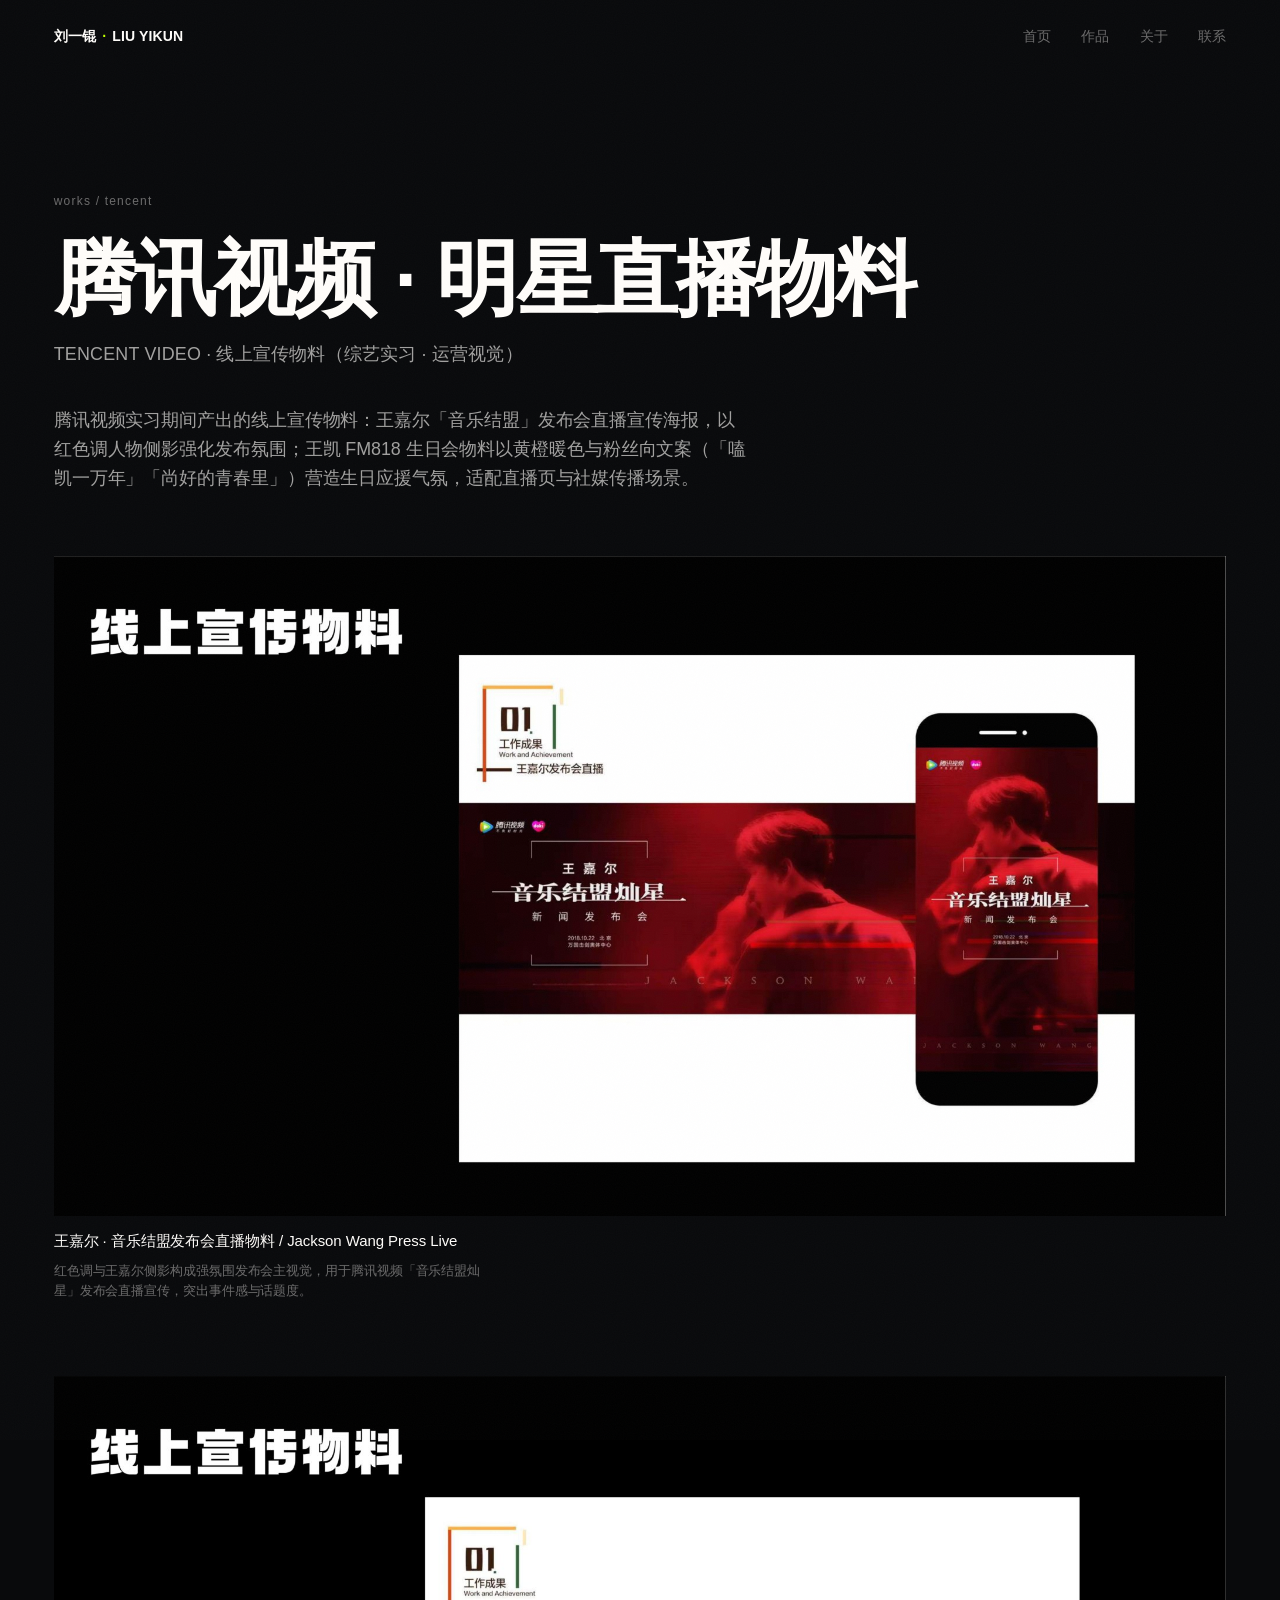
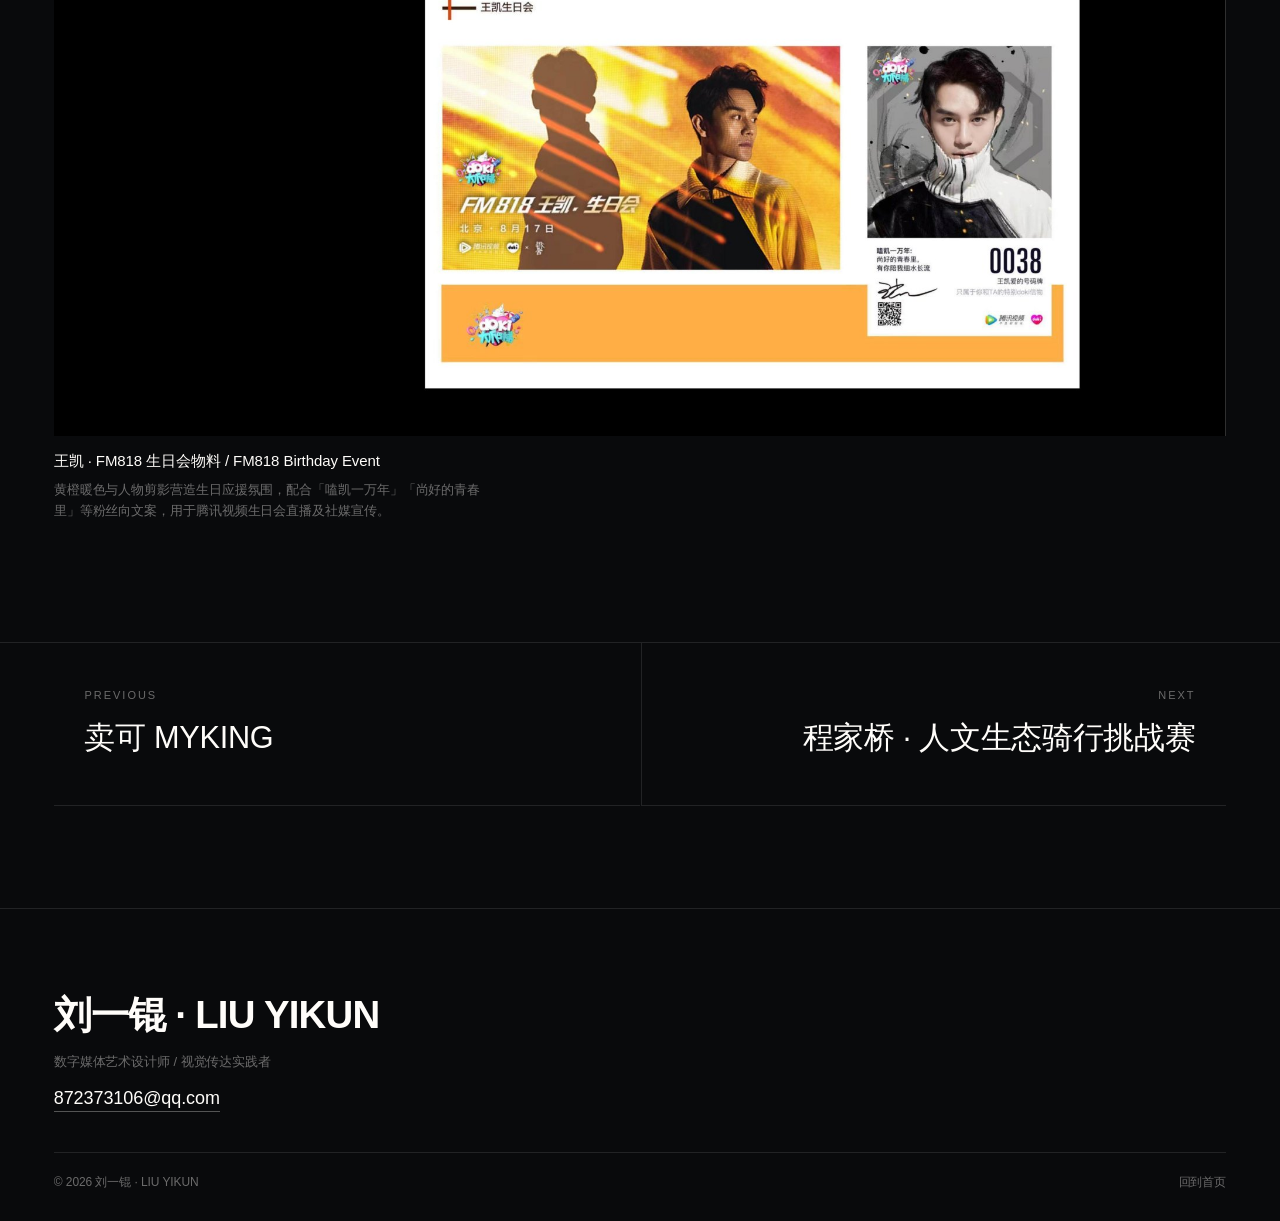
<file: work-tencent.html>
<!DOCTYPE html>
<html lang="zh-CN">
<head>
<meta charset="UTF-8">
<meta name="viewport" content="width=device-width, initial-scale=1.0">
<meta name="theme-color" content="#090A0C">
<title>腾讯视频 · 明星直播物料 — 刘一锟 作品集</title>
<meta name="description" content="腾讯视频实习期间产出的线上宣传物料：王嘉尔「音乐结盟」发布会直播宣传海报，以红色调人物侧影强化发布氛围；王凯 FM818 生日会物料以黄橙暖色与粉丝向文案（「嗑凯一万年」「尚好的青春里」）营造生日应援气氛，适配直播页与社">
<link rel="preload" as="image" href="assets/images/tencent/tencent-01.jpg">
<link rel="stylesheet" href="style.css?v=20261104a">
<script src="main.js?v=20261104a" defer></script>
</head>
<body class="page-detail">

<header class="topbar" id="siteTop">
  <a class="brand" href="index.html">刘一锟<span class="dot">·</span>LIU YIKUN</a>
  <nav class="nav" aria-label="主导航">
      <a href="index.html">首页</a>
      <a href="index.html#works">作品</a>
      <a href="index.html#profile">关于</a>
      <a href="index.html#contact">联系</a>
  </nav>
</header>

<main id="top">
  <article class="project">
    <header class="phead wrap rv">
      <p class="crumb"><a href="index.html#works">works</a> / tencent</p>
      <h1>腾讯视频 · 明星直播物料</h1>
      <p class="en">TENCENT VIDEO · 线上宣传物料（综艺实习 · 运营视觉）</p>
      <p class="desc">腾讯视频实习期间产出的线上宣传物料：王嘉尔「音乐结盟」发布会直播宣传海报，以红色调人物侧影强化发布氛围；王凯 FM818 生日会物料以黄橙暖色与粉丝向文案（「嗑凯一万年」「尚好的青春里」）营造生日应援气氛，适配直播页与社媒传播场景。</p>
    </header>

    <div class="gallery">
      <figure class="g-full rv">
        <div class="gimg"><img src="assets/images/tencent/tencent-01.jpg" alt="腾讯视频 王嘉尔 音乐结盟发布会直播宣传物料" loading="lazy"></div>
        <figcaption class="gcap"><p class="t">王嘉尔 · 音乐结盟发布会直播物料 / Jackson Wang Press Live</p><p class="d">红色调与王嘉尔侧影构成强氛围发布会主视觉，用于腾讯视频「音乐结盟灿星」发布会直播宣传，突出事件感与话题度。</p></figcaption>
      </figure>
      <figure class="g-full rv">
        <div class="gimg"><img src="assets/images/tencent/tencent-02.jpg" alt="腾讯视频 FM818 王凯生日会物料" loading="lazy"></div>
        <figcaption class="gcap"><p class="t">王凯 · FM818 生日会物料 / FM818 Birthday Event</p><p class="d">黄橙暖色与人物剪影营造生日应援氛围，配合「嗑凯一万年」「尚好的青春里」等粉丝向文案，用于腾讯视频生日会直播及社媒宣传。</p></figcaption>
      </figure>
    </div>

    <nav class="pn wrap">
      <a class="pn-item prev" href="work-myking.html">
        <span class="pn-k">previous</span>
        <span class="pn-n">卖可 MYKING</span>
      </a>
      <a class="pn-item next" href="work-chengqiao.html">
        <span class="pn-k">next</span>
        <span class="pn-n">程家桥 · 人文生态骑行挑战赛</span>
      </a>
    </nav>
  </article>
</main>

<footer class="contact foot-mini" id="contact">
  <div class="wrap foot-inner">
    <p class="foot-name">刘一锟 · LIU YIKUN</p>
    <p class="foot-note">数字媒体艺术设计师 / 视觉传达实践者</p>
    <p class="foot-mail"><a href="mailto:872373106@qq.com">872373106@qq.com</a></p>
    <div class="foot-bar">
      <span>© <span id="year"></span> 刘一锟 · LIU YIKUN</span>
      <a href="index.html">回到首页</a>
    </div>
  </div>
</footer>

</body>
</html>
</file>
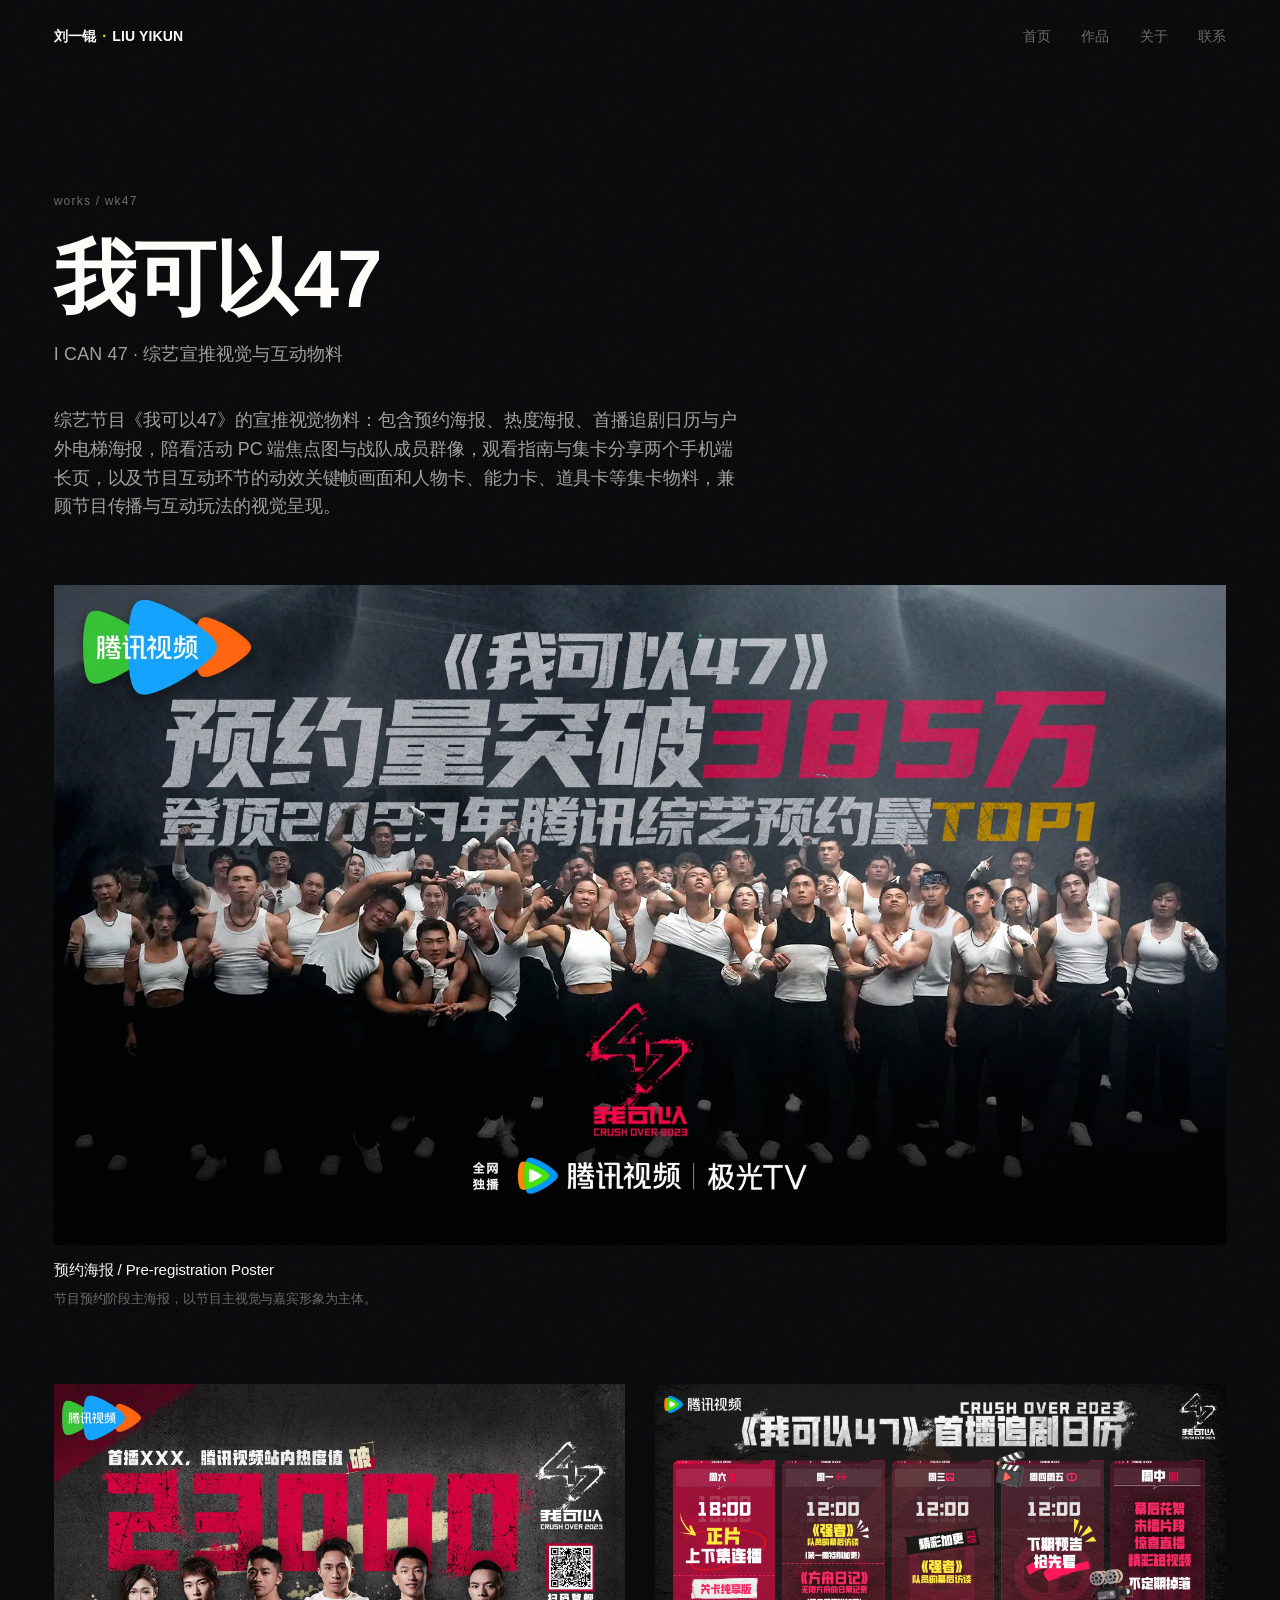
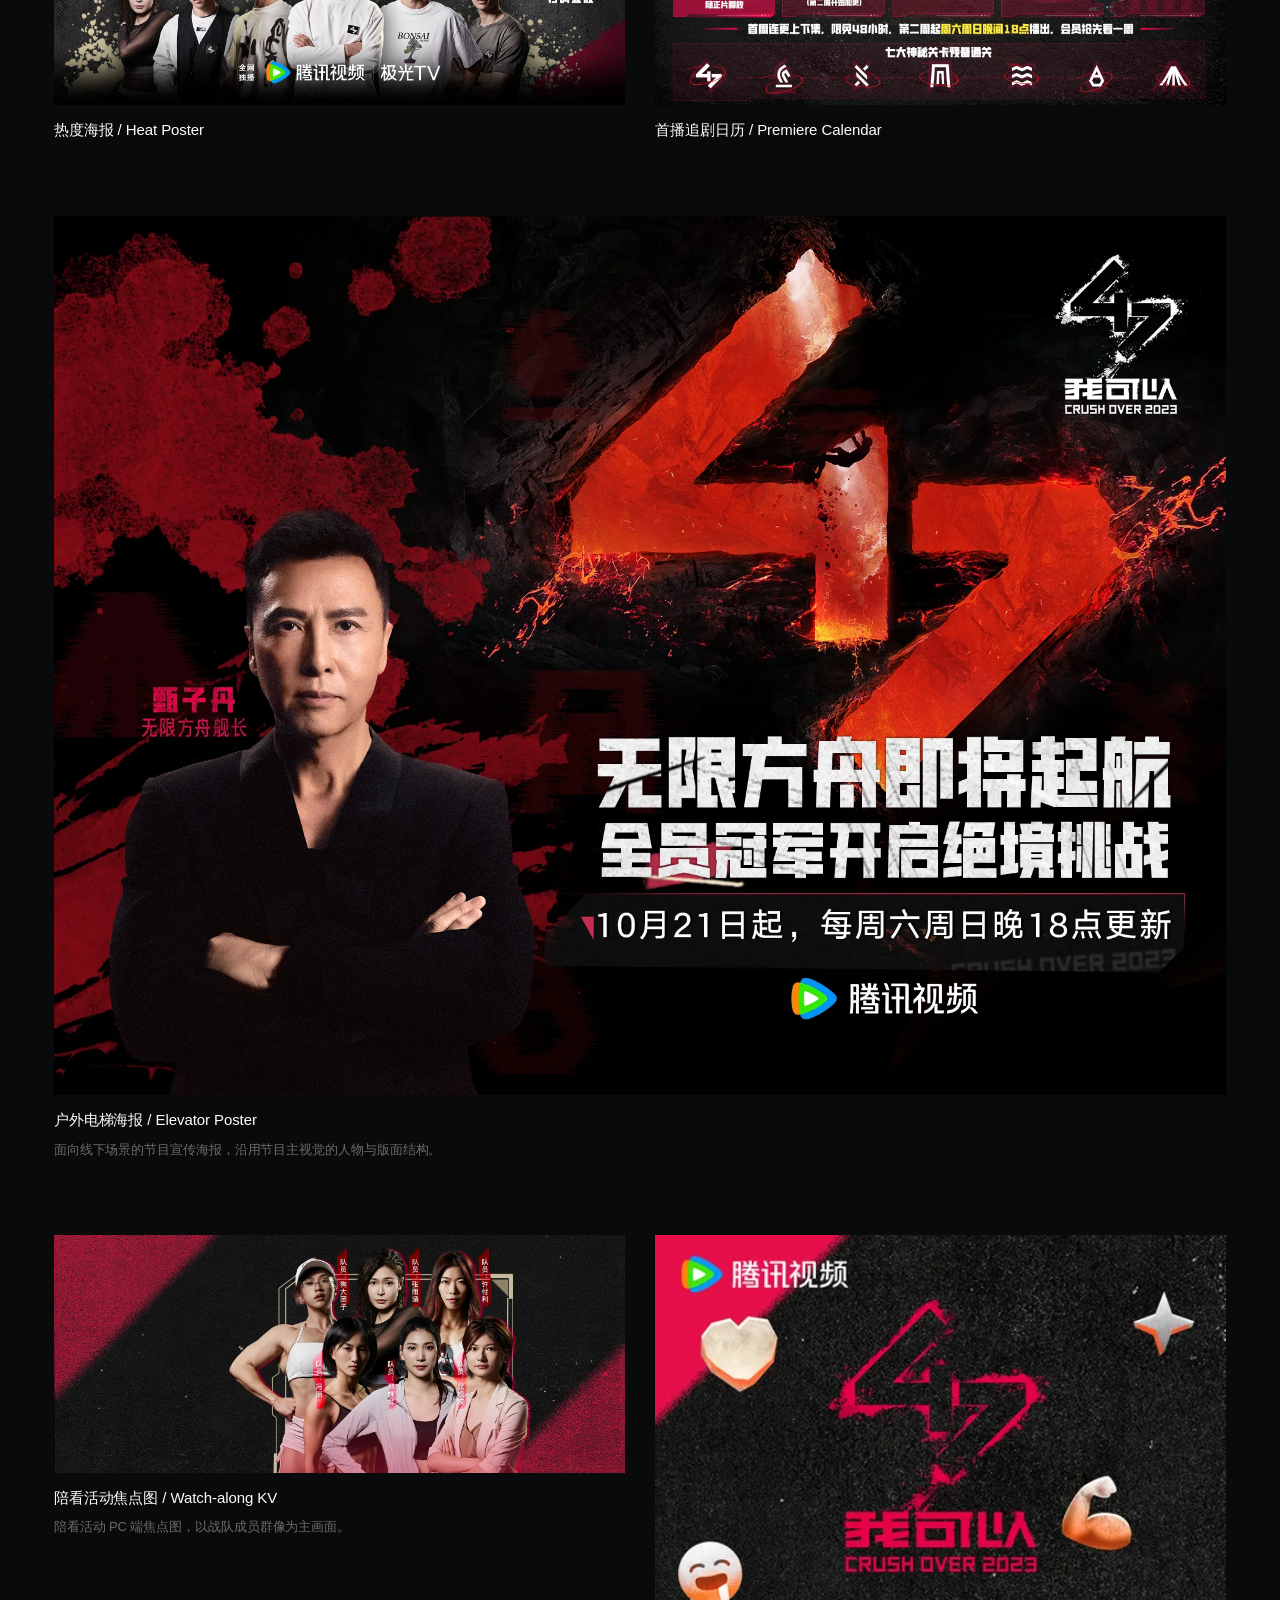
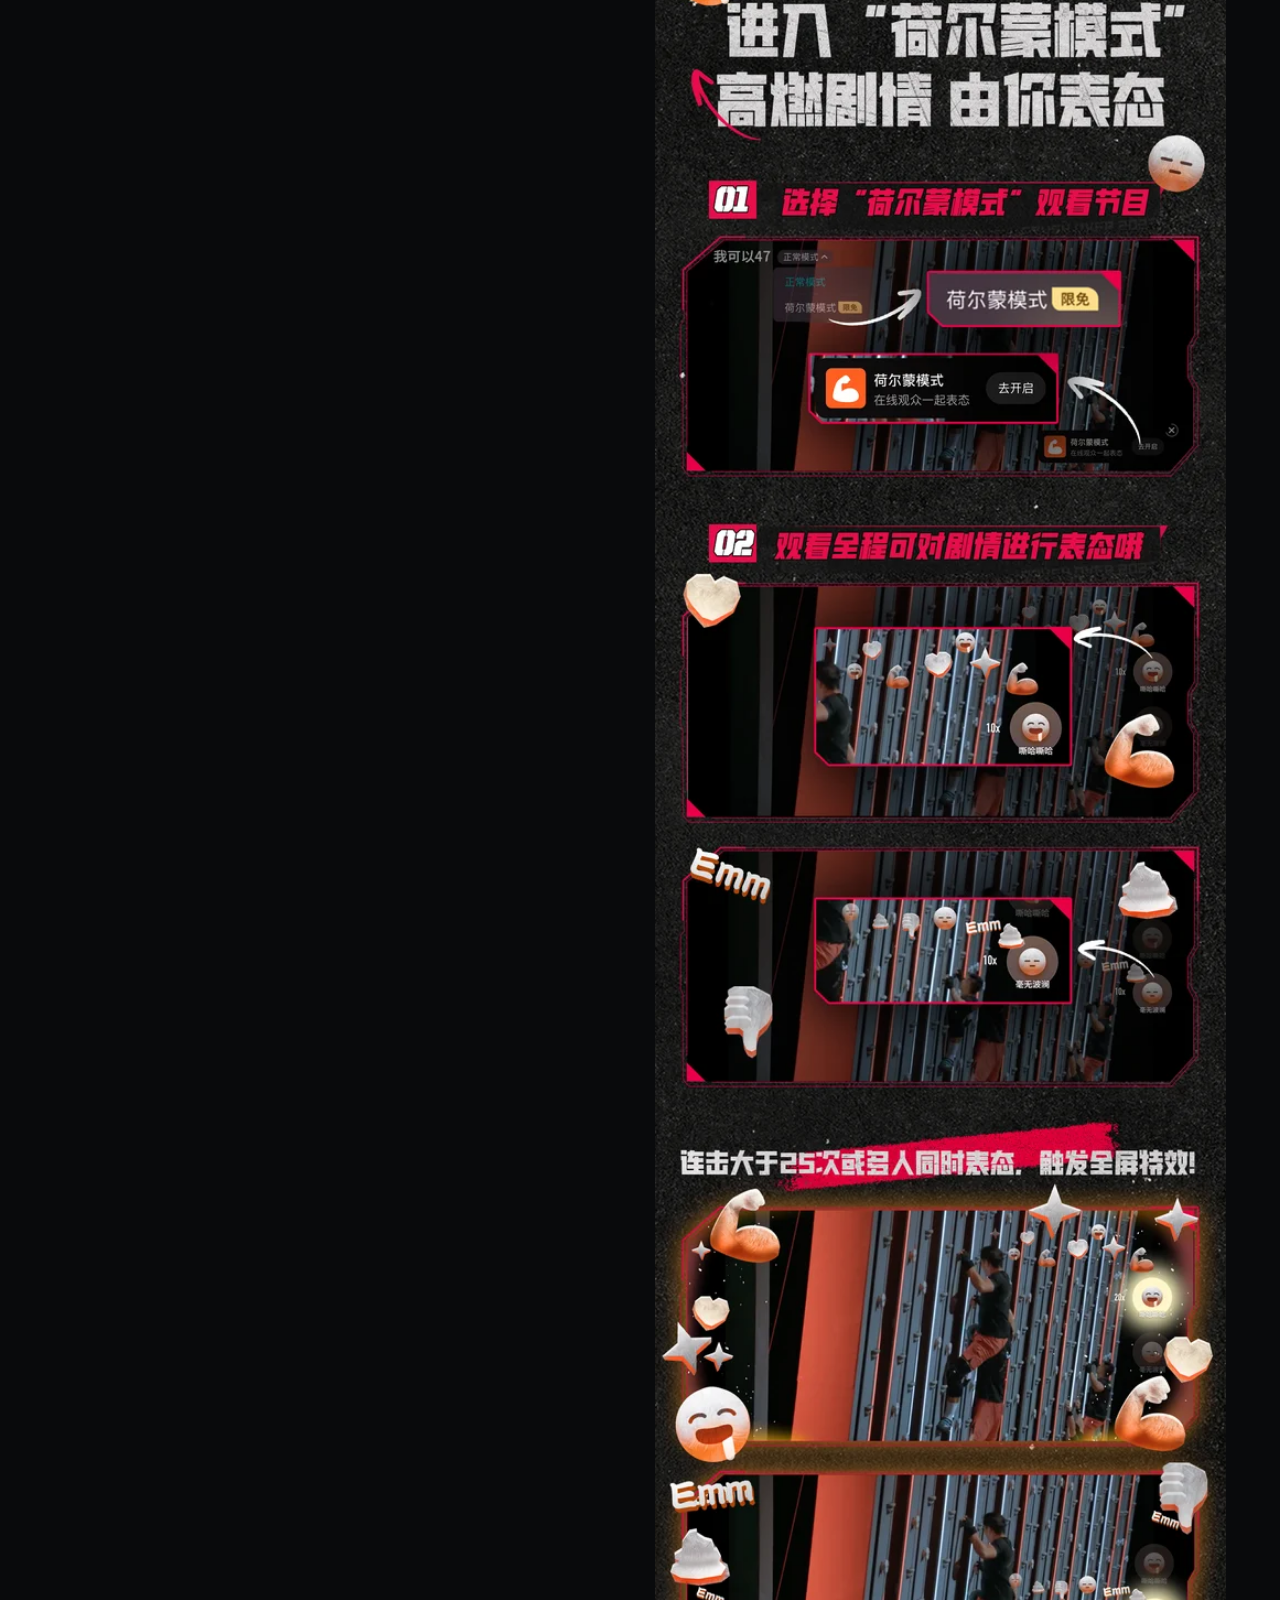
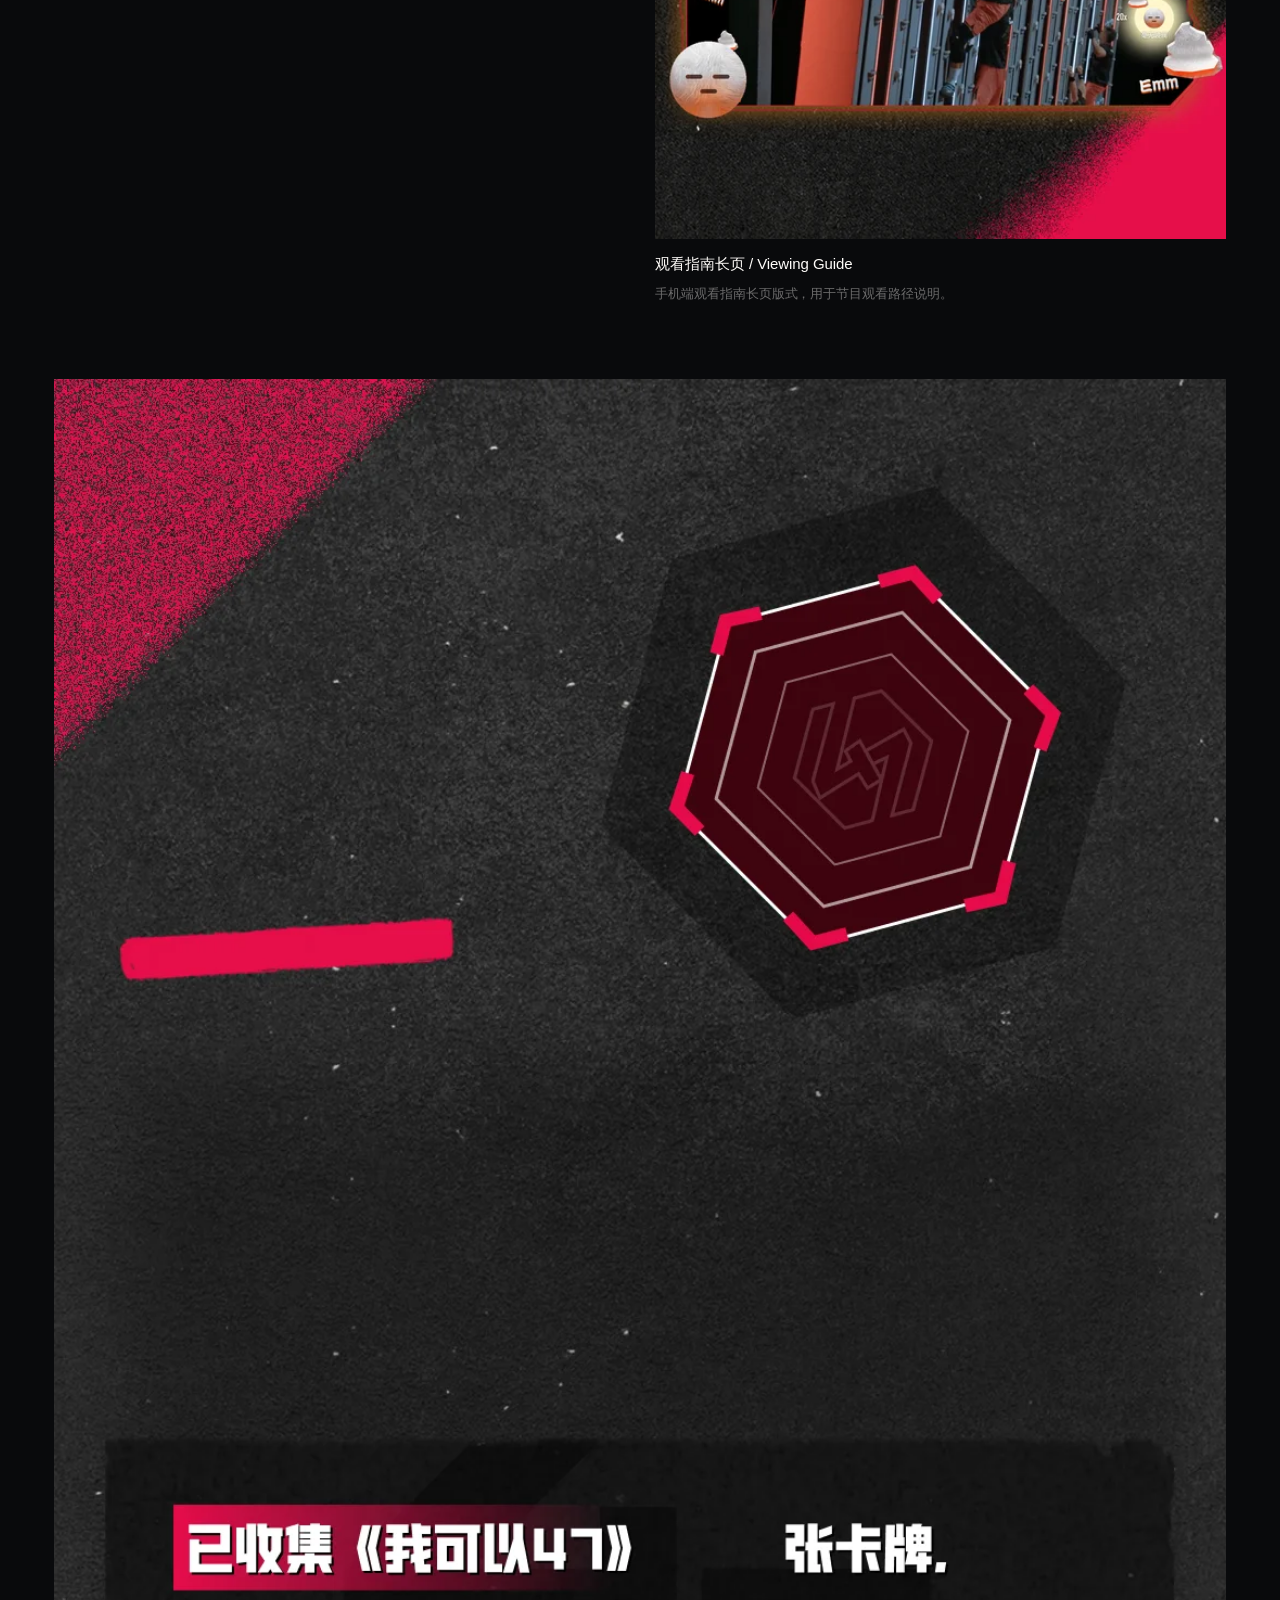
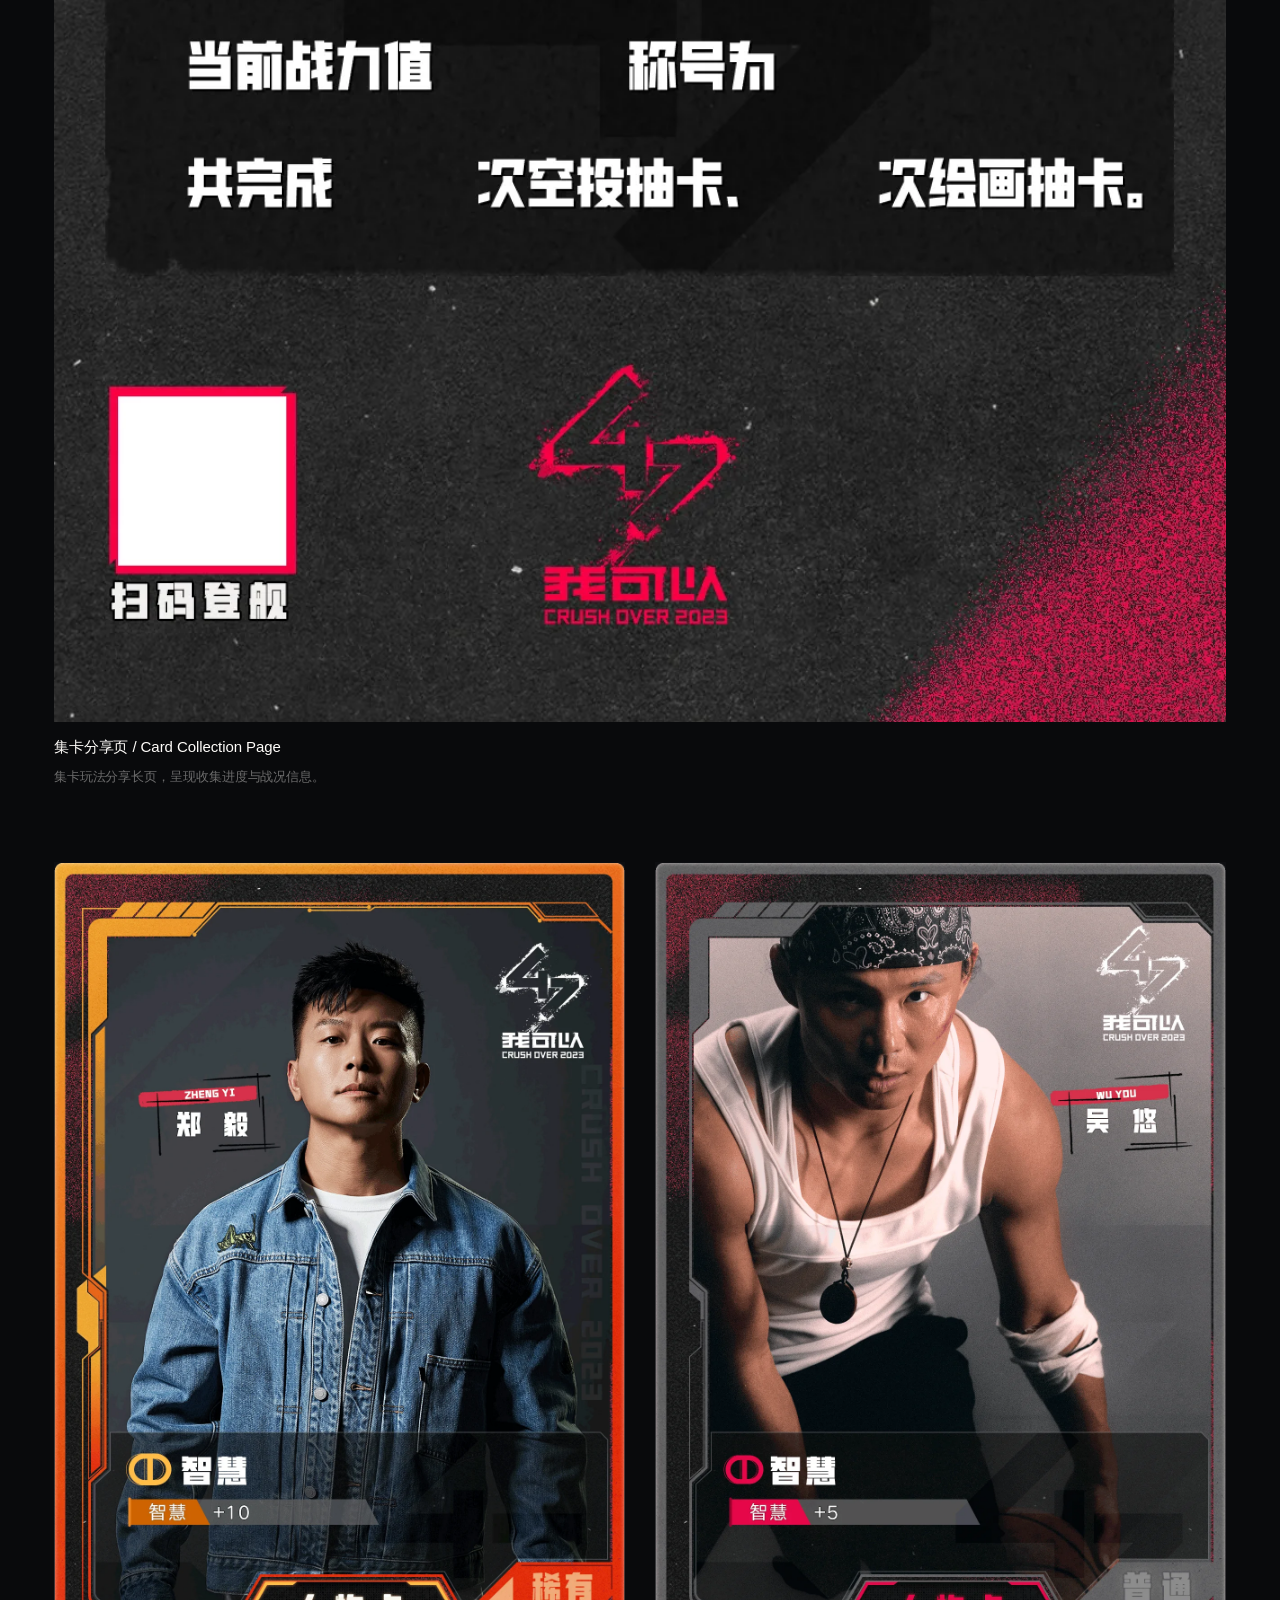
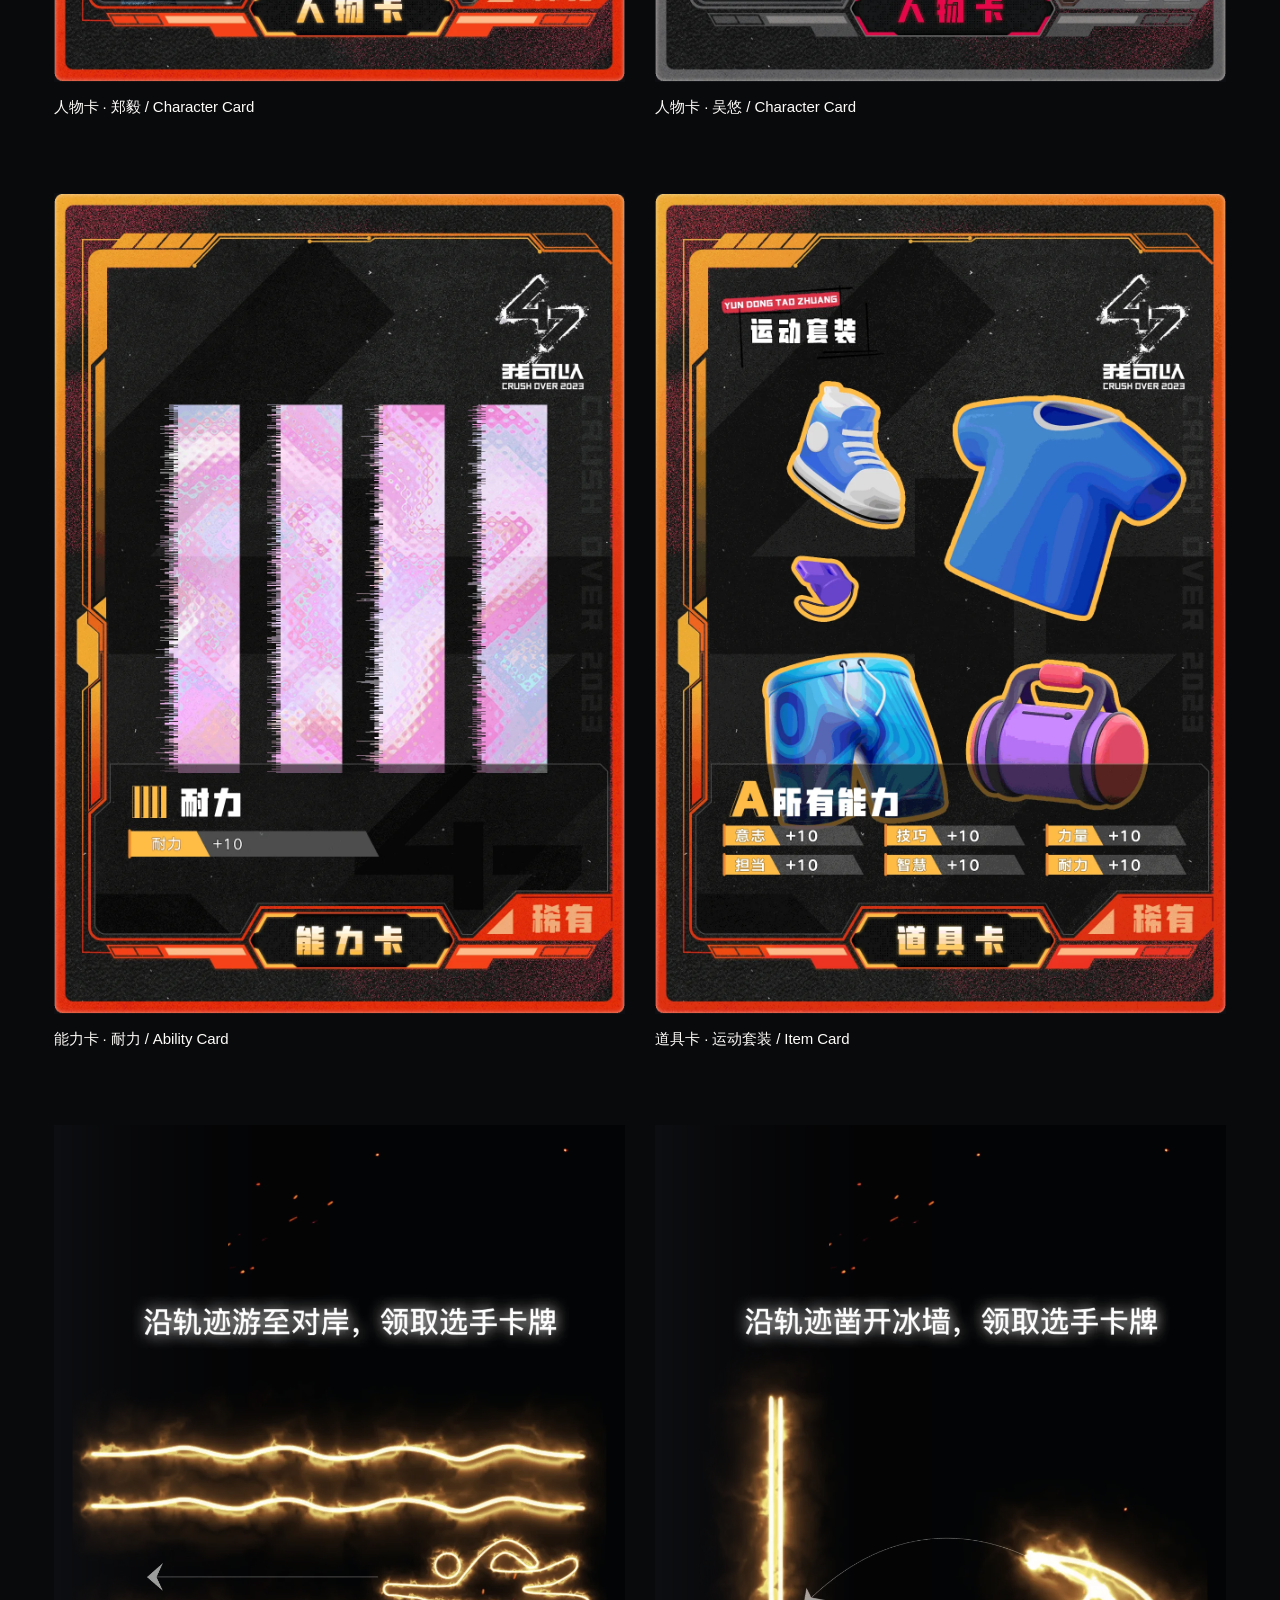
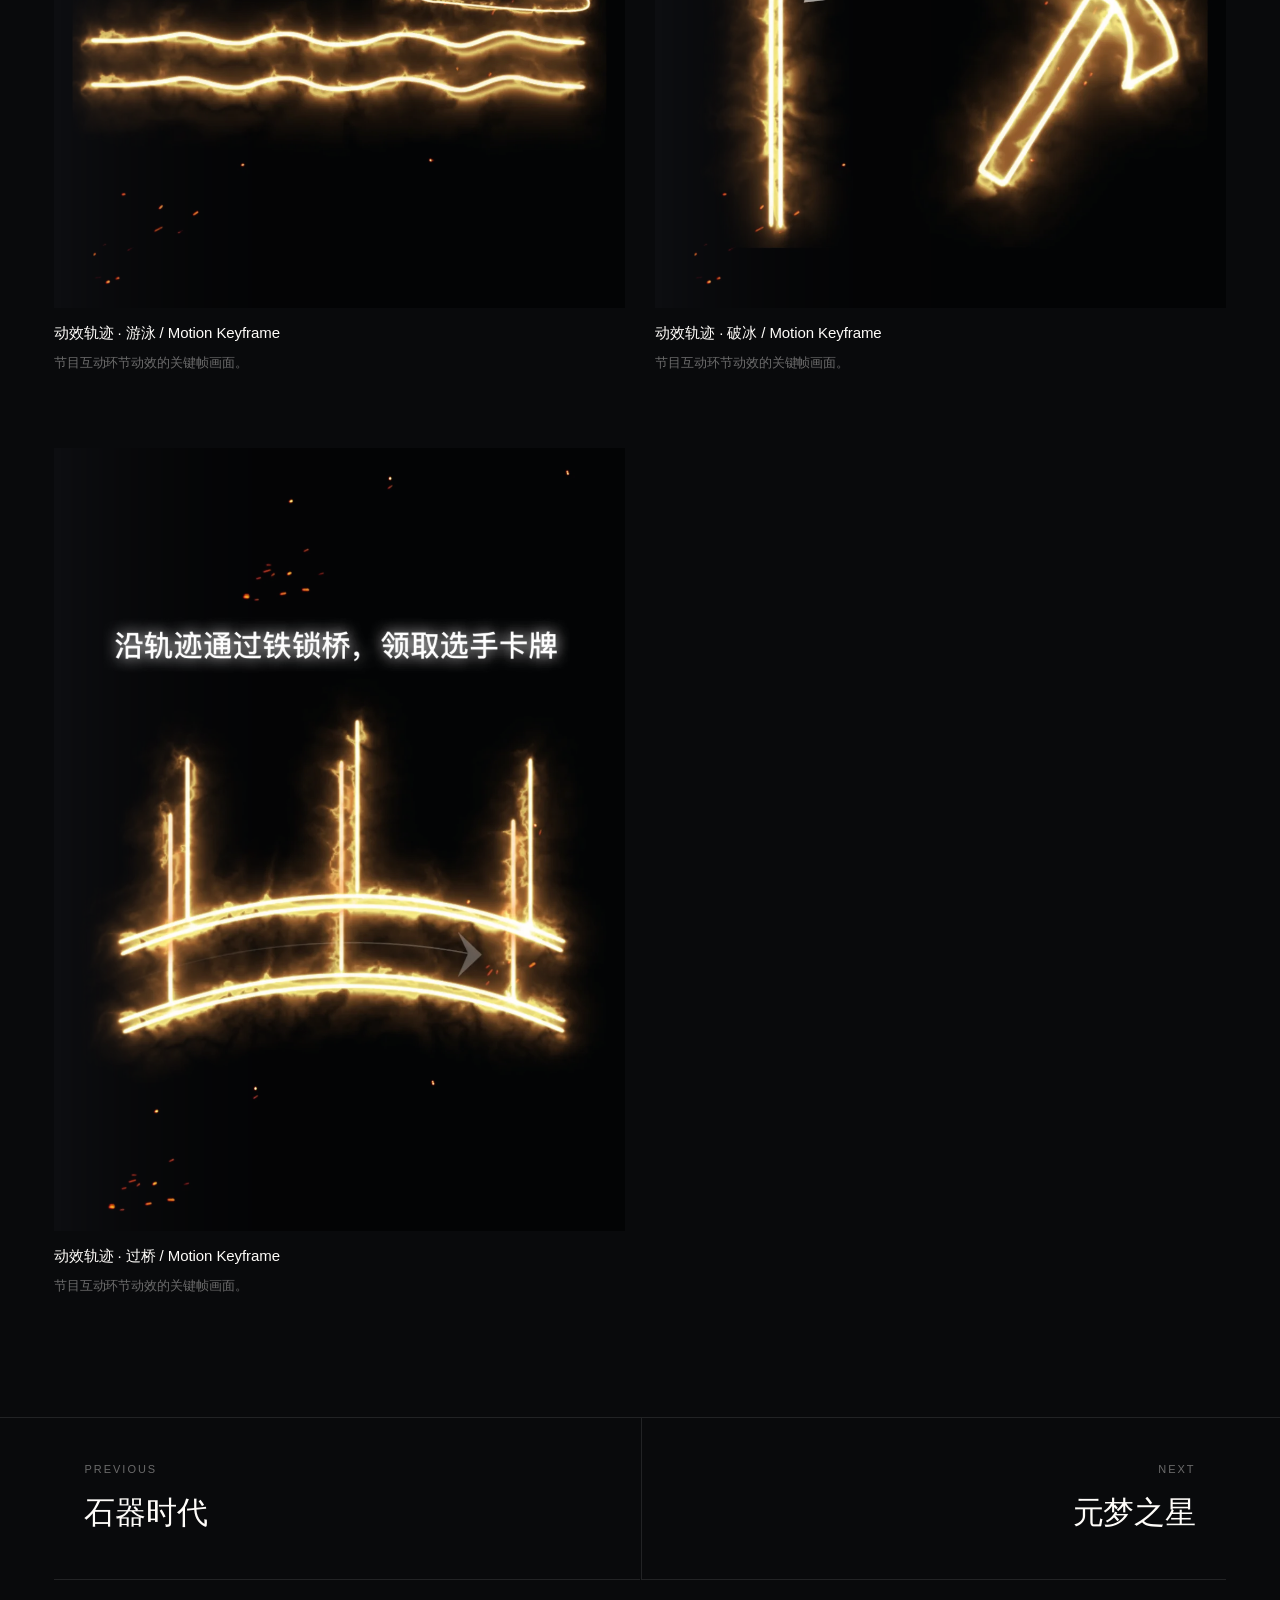
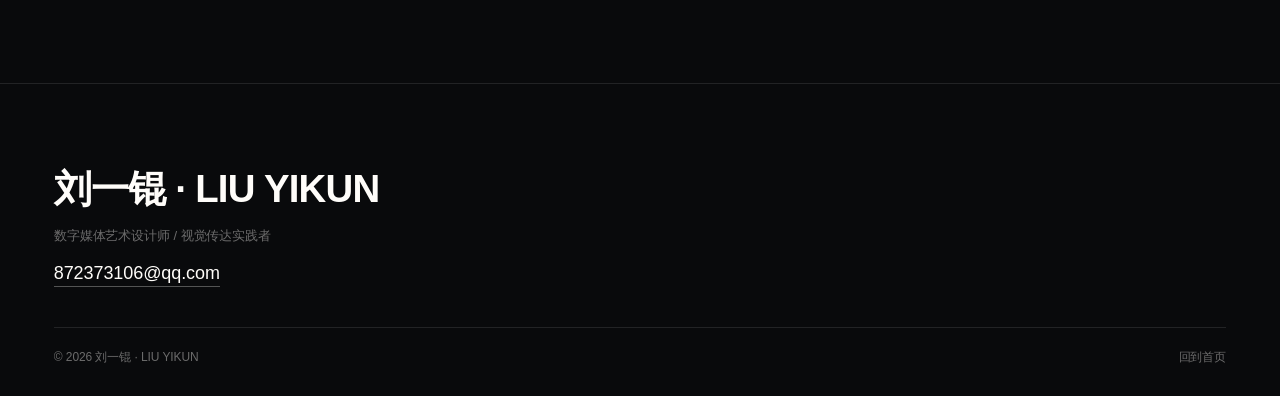
<file: work-wk47.html>
<!DOCTYPE html>
<html lang="zh-CN">
<head>
<meta charset="UTF-8">
<meta name="viewport" content="width=device-width, initial-scale=1.0">
<meta name="theme-color" content="#090A0C">
<title>我可以47 — 刘一锟 作品集</title>
<meta name="description" content="综艺节目《我可以47》的宣推视觉物料：包含预约海报、热度海报、首播追剧日历与户外电梯海报，陪看活动 PC 端焦点图与战队成员群像，观看指南与集卡分享两个手机端长页，以及节目互动环节的动效关键帧画面和人物卡、能力卡、道具卡等集卡物料，兼顾节目传播与互动玩法的视觉呈现。">
<link rel="preload" as="image" href="assets/images/wk47/wk47-01.webp">
<link rel="stylesheet" href="style.css?v=20261104a">
<script src="main.js?v=20261104a" defer></script>
</head>
<body class="page-detail">

<header class="topbar" id="siteTop">
  <a class="brand" href="index.html">刘一锟<span class="dot">·</span>LIU YIKUN</a>
  <nav class="nav" aria-label="主导航">
      <a href="index.html">首页</a>
      <a href="index.html#works">作品</a>
      <a href="index.html#profile">关于</a>
      <a href="index.html#contact">联系</a>
  </nav>
</header>

<main id="top">
  <article class="project">
    <header class="phead wrap rv">
      <p class="crumb"><a href="index.html#works">works</a> / wk47</p>
      <h1>我可以47</h1>
      <p class="en">I CAN 47 · 综艺宣推视觉与互动物料</p>
      <p class="desc">综艺节目《我可以47》的宣推视觉物料：包含预约海报、热度海报、首播追剧日历与户外电梯海报，陪看活动 PC 端焦点图与战队成员群像，观看指南与集卡分享两个手机端长页，以及节目互动环节的动效关键帧画面和人物卡、能力卡、道具卡等集卡物料，兼顾节目传播与互动玩法的视觉呈现。</p>
    </header>

    <div class="gallery">
      <figure class="g-full rv">
        <div class="gimg"><img src="assets/images/wk47/wk47-01.webp" alt="我可以47预约海报" loading="lazy"></div>
        <figcaption class="gcap"><p class="t">预约海报 / Pre-registration Poster</p><p class="d">节目预约阶段主海报，以节目主视觉与嘉宾形象为主体。</p></figcaption>
      </figure>
      <figure class="g-half rv">
        <div class="gimg"><img src="assets/images/wk47/wk47-02.webp" alt="我可以47热度海报" loading="lazy"></div>
        <figcaption class="gcap"><p class="t">热度海报 / Heat Poster</p></figcaption>
      </figure>
      <figure class="g-half rv">
        <div class="gimg"><img src="assets/images/wk47/wk47-03.webp" alt="我可以47首播追剧日历" loading="lazy"></div>
        <figcaption class="gcap"><p class="t">首播追剧日历 / Premiere Calendar</p></figcaption>
      </figure>
      <figure class="g-full rv">
        <div class="gimg"><img src="assets/images/wk47/wk47-04.webp" alt="我可以47户外电梯海报" loading="lazy"></div>
        <figcaption class="gcap"><p class="t">户外电梯海报 / Elevator Poster</p><p class="d">面向线下场景的节目宣传海报，沿用节目主视觉的人物与版面结构。</p></figcaption>
      </figure>
      <figure class="g-half rv">
        <div class="gimg"><img src="assets/images/wk47/wk47-05.webp" alt="我可以47陪看活动焦点图" loading="lazy"></div>
        <figcaption class="gcap"><p class="t">陪看活动焦点图 / Watch-along KV</p><p class="d">陪看活动 PC 端焦点图，以战队成员群像为主画面。</p></figcaption>
      </figure>
      <figure class="g-half rv">
        <div class="gimg"><img src="assets/images/wk47/wk47-06.webp" alt="我可以47观看指南长页" loading="lazy"></div>
        <figcaption class="gcap"><p class="t">观看指南长页 / Viewing Guide</p><p class="d">手机端观看指南长页版式，用于节目观看路径说明。</p></figcaption>
      </figure>
      <figure class="g-full rv">
        <div class="gimg"><img src="assets/images/wk47/wk47-07.webp" alt="我可以47集卡分享页" loading="lazy"></div>
        <figcaption class="gcap"><p class="t">集卡分享页 / Card Collection Page</p><p class="d">集卡玩法分享长页，呈现收集进度与战况信息。</p></figcaption>
      </figure>
      <figure class="g-half rv">
        <div class="gimg"><img src="assets/images/wk47/wk47-11.webp" alt="我可以47人物卡 郑毅" loading="lazy"></div>
        <figcaption class="gcap"><p class="t">人物卡 · 郑毅 / Character Card</p></figcaption>
      </figure>
      <figure class="g-half rv">
        <div class="gimg"><img src="assets/images/wk47/wk47-12.webp" alt="我可以47人物卡 吴悠" loading="lazy"></div>
        <figcaption class="gcap"><p class="t">人物卡 · 吴悠 / Character Card</p></figcaption>
      </figure>
      <figure class="g-half rv">
        <div class="gimg"><img src="assets/images/wk47/wk47-13.webp" alt="我可以47能力卡 耐力" loading="lazy"></div>
        <figcaption class="gcap"><p class="t">能力卡 · 耐力 / Ability Card</p></figcaption>
      </figure>
      <figure class="g-half rv">
        <div class="gimg"><img src="assets/images/wk47/wk47-14.webp" alt="我可以47道具卡 运动套装" loading="lazy"></div>
        <figcaption class="gcap"><p class="t">道具卡 · 运动套装 / Item Card</p></figcaption>
      </figure>
      <figure class="g-half rv">
        <div class="gimg"><img src="assets/images/wk47/wk47-08.webp" alt="我可以47动效轨迹 游泳" loading="lazy"></div>
        <figcaption class="gcap"><p class="t">动效轨迹 · 游泳 / Motion Keyframe</p><p class="d">节目互动环节动效的关键帧画面。</p></figcaption>
      </figure>
      <figure class="g-half rv">
        <div class="gimg"><img src="assets/images/wk47/wk47-09.webp" alt="我可以47动效轨迹 破冰" loading="lazy"></div>
        <figcaption class="gcap"><p class="t">动效轨迹 · 破冰 / Motion Keyframe</p><p class="d">节目互动环节动效的关键帧画面。</p></figcaption>
      </figure>
      <figure class="g-half rv">
        <div class="gimg"><img src="assets/images/wk47/wk47-10.webp" alt="我可以47动效轨迹 过桥" loading="lazy"></div>
        <figcaption class="gcap"><p class="t">动效轨迹 · 过桥 / Motion Keyframe</p><p class="d">节目互动环节动效的关键帧画面。</p></figcaption>
      </figure>
    </div>

    <nav class="pn wrap">
      <a class="pn-item prev" href="work-shizai.html">
        <span class="pn-k">previous</span>
        <span class="pn-n">石器时代</span>
      </a>
      <a class="pn-item next" href="work-yuanmeng.html">
        <span class="pn-k">next</span>
        <span class="pn-n">元梦之星</span>
      </a>
    </nav>
  </article>
</main>

<footer class="contact foot-mini" id="contact">
  <div class="wrap foot-inner">
    <p class="foot-name">刘一锟 · LIU YIKUN</p>
    <p class="foot-note">数字媒体艺术设计师 / 视觉传达实践者</p>
    <p class="foot-mail"><a href="mailto:872373106@qq.com">872373106@qq.com</a></p>
    <div class="foot-bar">
      <span>© <span id="year"></span> 刘一锟 · LIU YIKUN</span>
      <a href="index.html">回到首页</a>
    </div>
  </div>
</footer>

</body>
</html>
</file>
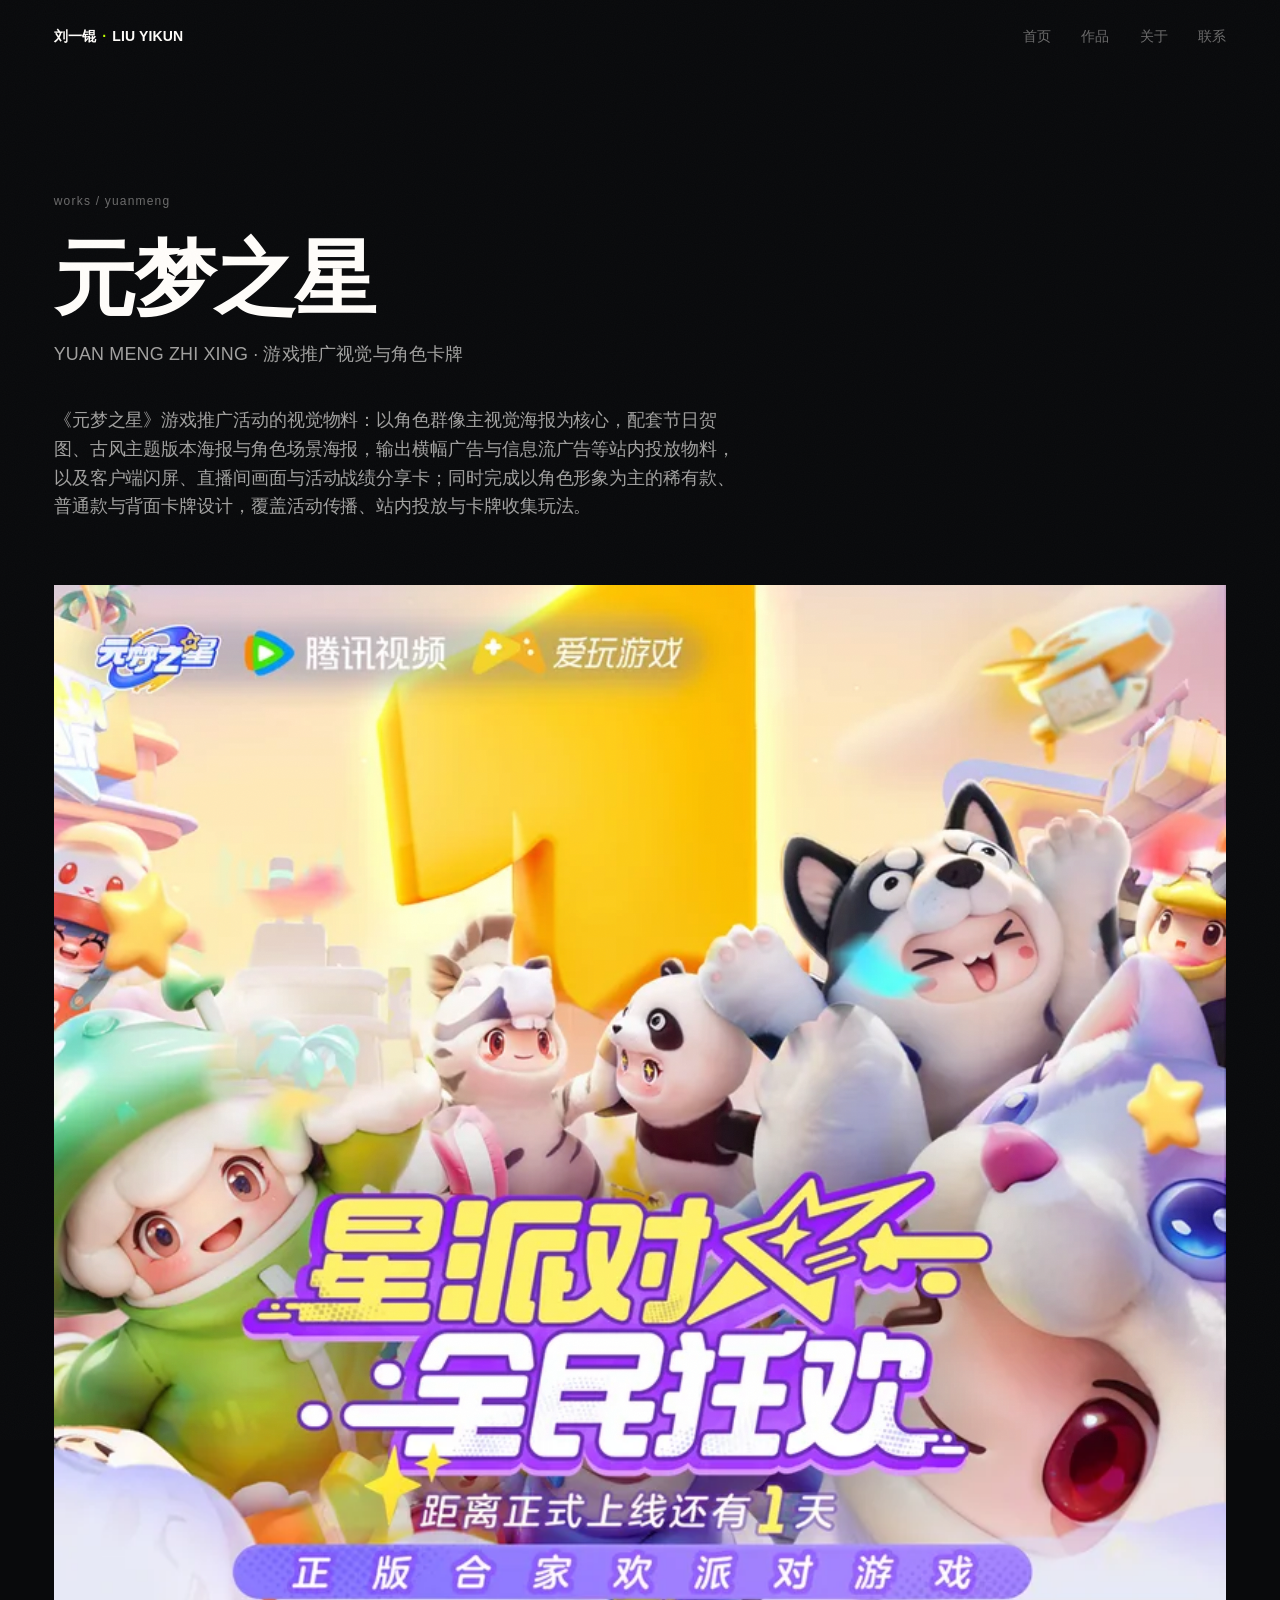
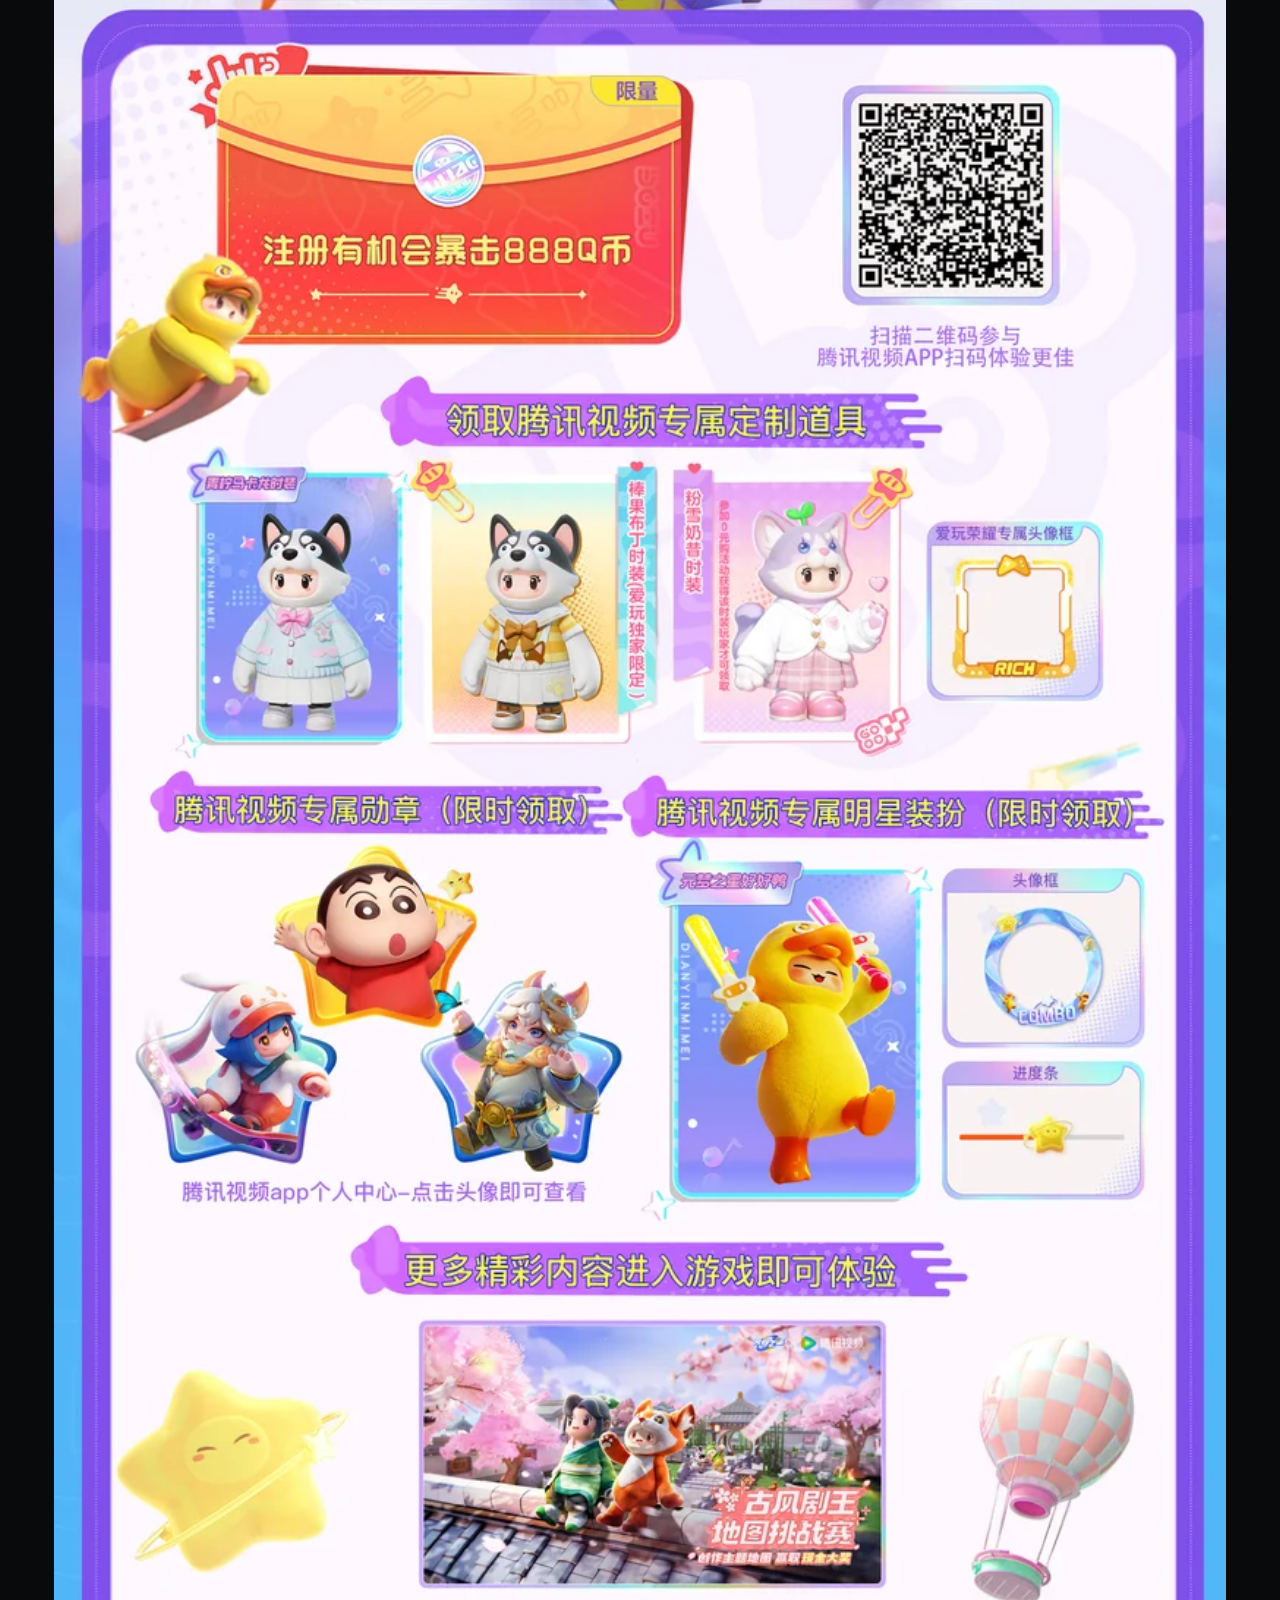
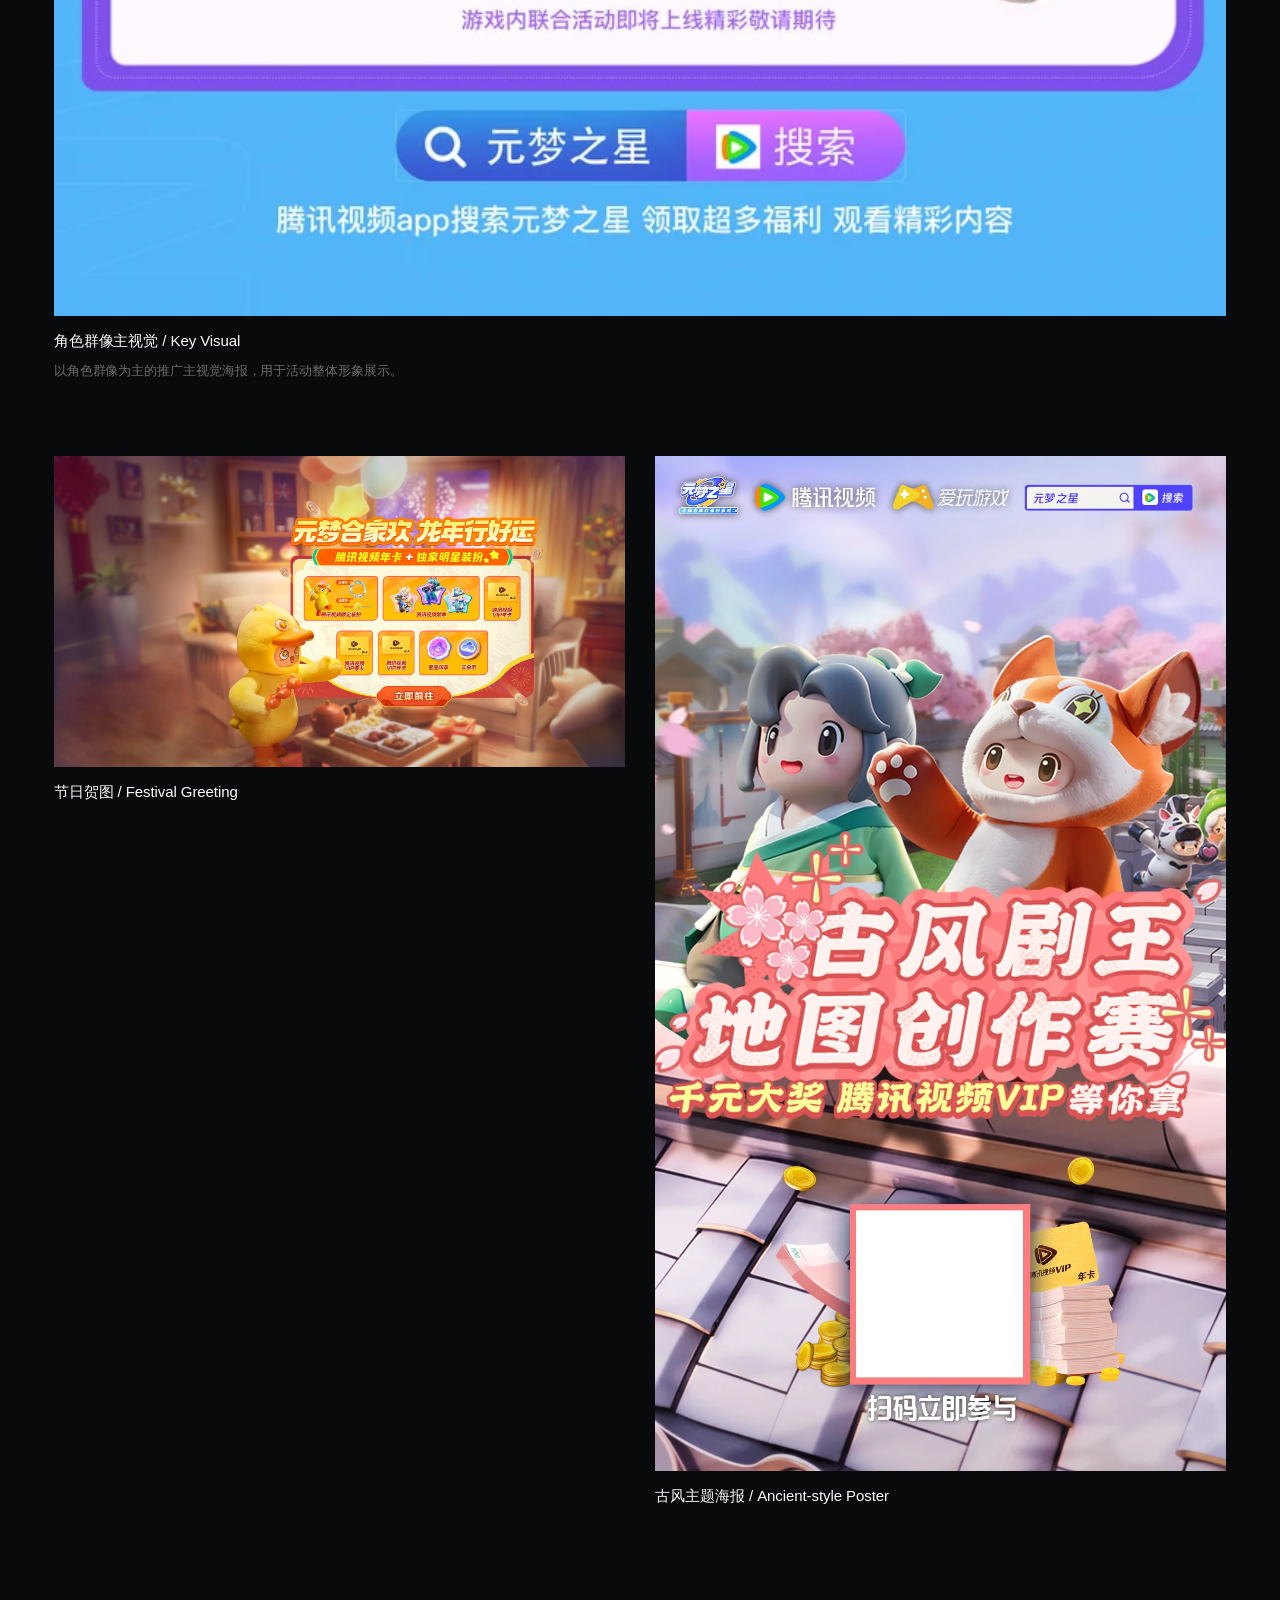
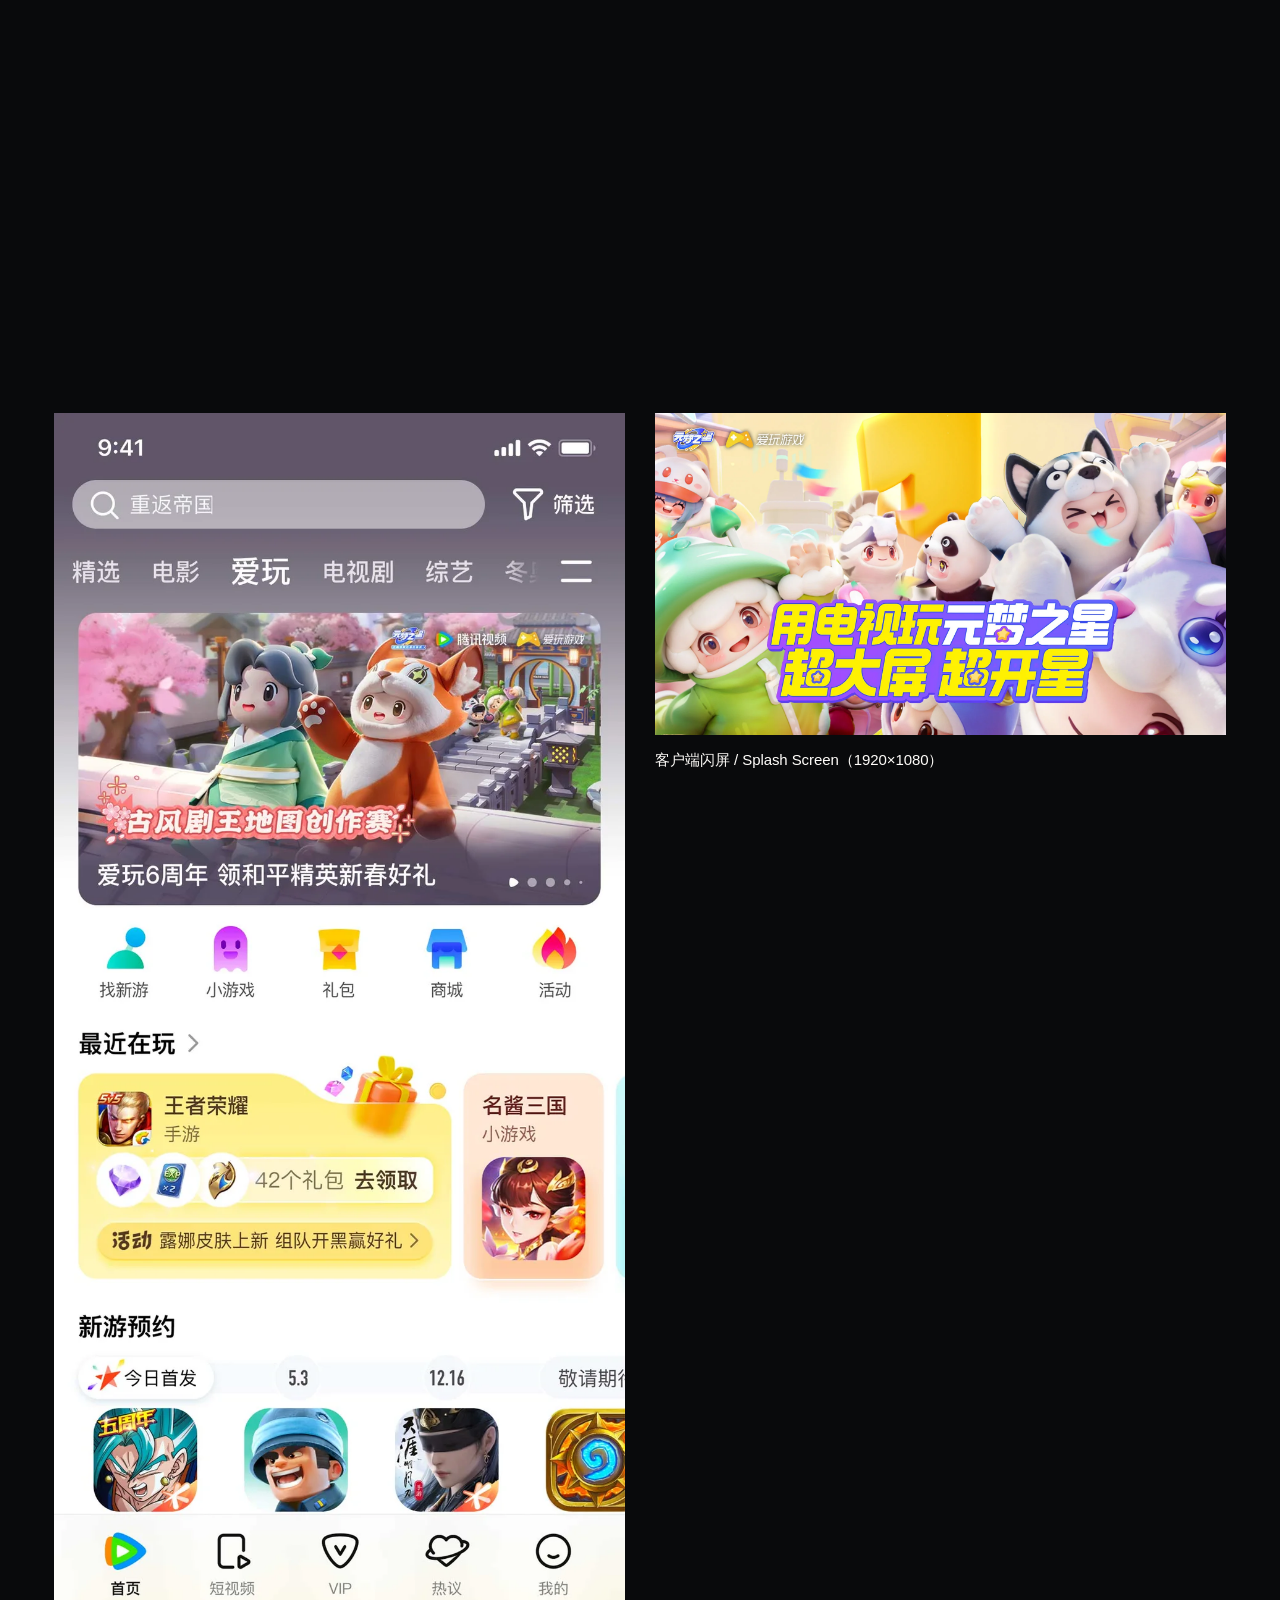
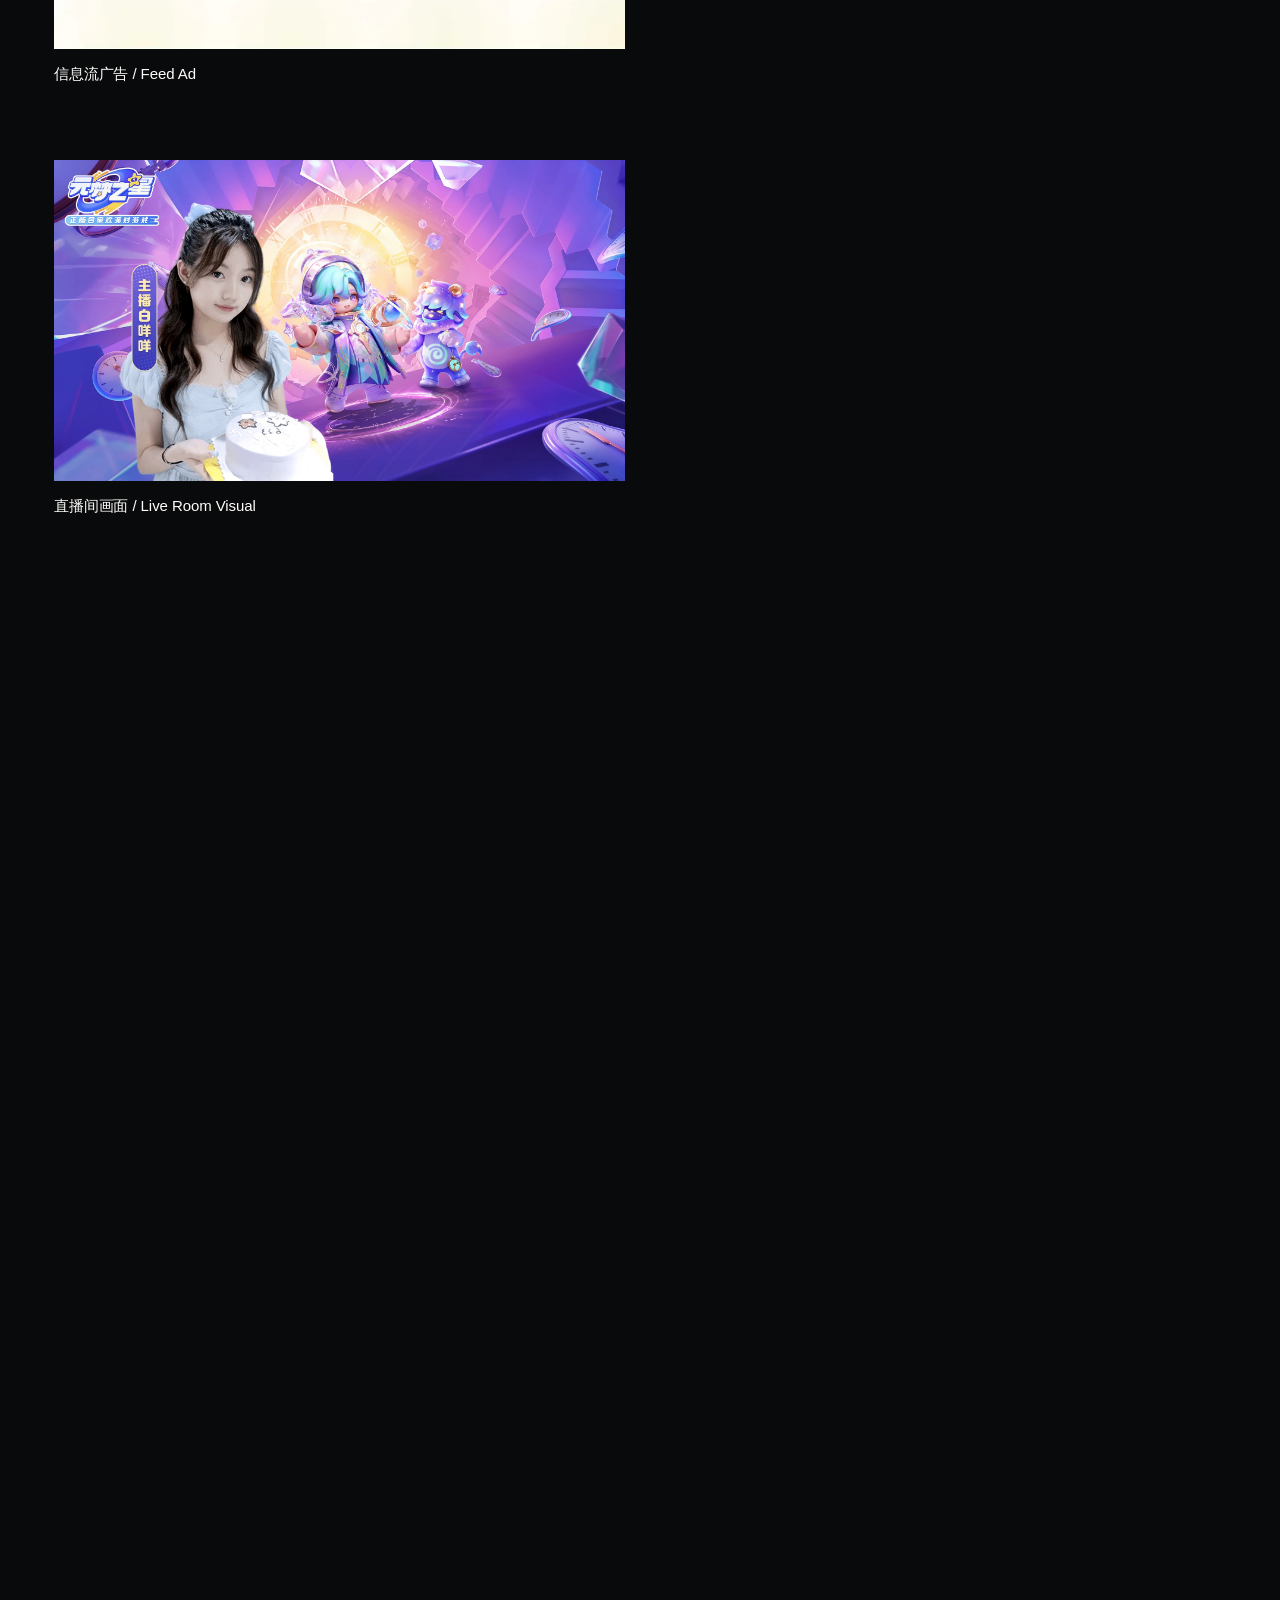
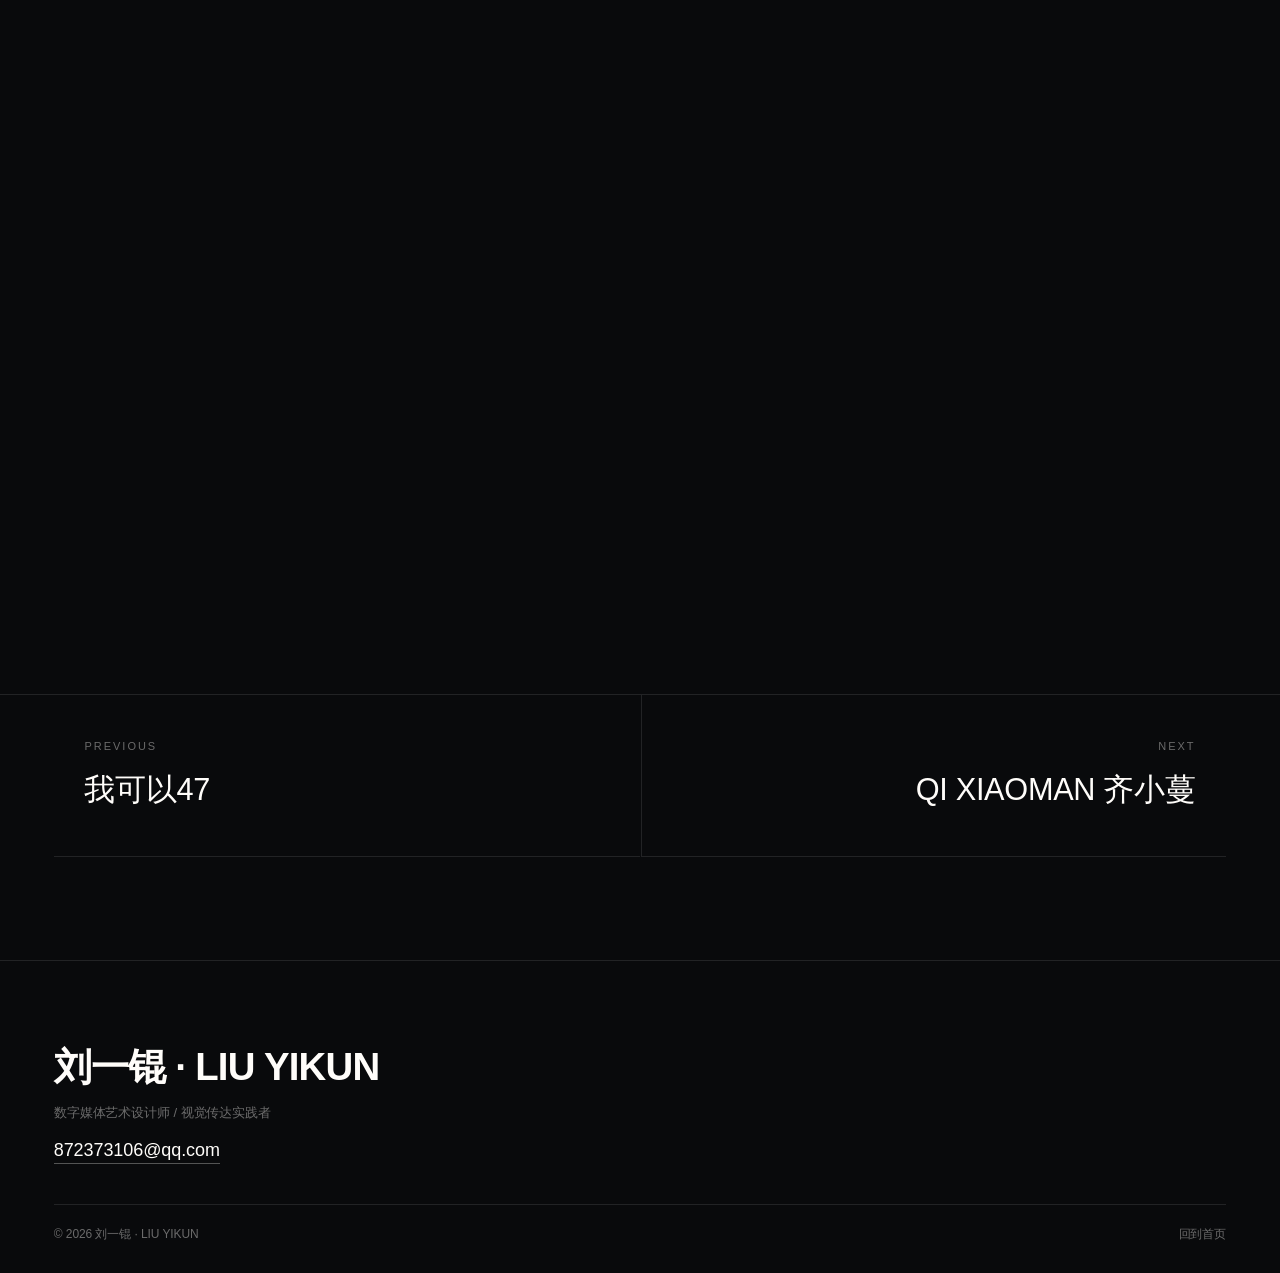
<file: work-yuanmeng.html>
<!DOCTYPE html>
<html lang="zh-CN">
<head>
<meta charset="UTF-8">
<meta name="viewport" content="width=device-width, initial-scale=1.0">
<meta name="theme-color" content="#090A0C">
<title>元梦之星 — 刘一锟 作品集</title>
<meta name="description" content="《元梦之星》游戏推广活动的视觉物料：以角色群像主视觉海报为核心，配套节日贺图、古风主题版本海报与角色场景海报，输出横幅广告与信息流广告等站内投放物料，以及客户端闪屏、直播间画面与活动战绩分享卡；同时完成以角色形象为主的稀有款、普通款与背面卡牌设计，覆盖活动传播、站内投放与卡牌收集玩法。">
<link rel="preload" as="image" href="assets/images/yuanmeng/yuanmeng-01.webp">
<link rel="stylesheet" href="style.css?v=20261104a">
<script src="main.js?v=20261104a" defer></script>
</head>
<body class="page-detail">

<header class="topbar" id="siteTop">
  <a class="brand" href="index.html">刘一锟<span class="dot">·</span>LIU YIKUN</a>
  <nav class="nav" aria-label="主导航">
      <a href="index.html">首页</a>
      <a href="index.html#works">作品</a>
      <a href="index.html#profile">关于</a>
      <a href="index.html#contact">联系</a>
  </nav>
</header>

<main id="top">
  <article class="project">
    <header class="phead wrap rv">
      <p class="crumb"><a href="index.html#works">works</a> / yuanmeng</p>
      <h1>元梦之星</h1>
      <p class="en">YUAN MENG ZHI XING · 游戏推广视觉与角色卡牌</p>
      <p class="desc">《元梦之星》游戏推广活动的视觉物料：以角色群像主视觉海报为核心，配套节日贺图、古风主题版本海报与角色场景海报，输出横幅广告与信息流广告等站内投放物料，以及客户端闪屏、直播间画面与活动战绩分享卡；同时完成以角色形象为主的稀有款、普通款与背面卡牌设计，覆盖活动传播、站内投放与卡牌收集玩法。</p>
    </header>

    <div class="gallery">
      <figure class="g-full rv">
        <div class="gimg"><img src="assets/images/yuanmeng/yuanmeng-01.webp" alt="元梦之星角色群像主视觉" loading="lazy"></div>
        <figcaption class="gcap"><p class="t">角色群像主视觉 / Key Visual</p><p class="d">以角色群像为主的推广主视觉海报，用于活动整体形象展示。</p></figcaption>
      </figure>
      <figure class="g-half rv">
        <div class="gimg"><img src="assets/images/yuanmeng/yuanmeng-02.webp" alt="元梦之星节日贺图" loading="lazy"></div>
        <figcaption class="gcap"><p class="t">节日贺图 / Festival Greeting</p></figcaption>
      </figure>
      <figure class="g-half rv">
        <div class="gimg"><img src="assets/images/yuanmeng/yuanmeng-03.webp" alt="元梦之星古风主题海报" loading="lazy"></div>
        <figcaption class="gcap"><p class="t">古风主题海报 / Ancient-style Poster</p></figcaption>
      </figure>
      <figure class="g-half rv">
        <div class="gimg"><img src="assets/images/yuanmeng/yuanmeng-07.webp" alt="元梦之星古风角色场景海报" loading="lazy"></div>
        <figcaption class="gcap"><p class="t">古风角色场景海报 / Character Scene Poster</p></figcaption>
      </figure>
      <figure class="g-half rv">
        <div class="gimg"><img src="assets/images/yuanmeng/yuanmeng-09.webp" alt="元梦之星横幅广告" loading="lazy"></div>
        <figcaption class="gcap"><p class="t">横幅广告 / Banner Ad（1480×422）</p></figcaption>
      </figure>
      <figure class="g-half rv">
        <div class="gimg"><img src="assets/images/yuanmeng/yuanmeng-08.webp" alt="元梦之星信息流广告" loading="lazy"></div>
        <figcaption class="gcap"><p class="t">信息流广告 / Feed Ad</p></figcaption>
      </figure>
      <figure class="g-half rv">
        <div class="gimg"><img src="assets/images/yuanmeng/yuanmeng-05.webp" alt="元梦之星客户端闪屏" loading="lazy"></div>
        <figcaption class="gcap"><p class="t">客户端闪屏 / Splash Screen（1920×1080）</p></figcaption>
      </figure>
      <figure class="g-half rv">
        <div class="gimg"><img src="assets/images/yuanmeng/yuanmeng-06.webp" alt="元梦之星直播间画面" loading="lazy"></div>
        <figcaption class="gcap"><p class="t">直播间画面 / Live Room Visual</p></figcaption>
      </figure>
      <figure class="g-full rv">
        <div class="gimg"><img src="assets/images/yuanmeng/yuanmeng-04.webp" alt="元梦之星战绩分享卡" loading="lazy"></div>
        <figcaption class="gcap"><p class="t">战绩分享卡 / Result Share Card</p><p class="d">展示个人战绩面板的分享卡版式，用于活动结果的社交传播。</p></figcaption>
      </figure>
      <figure class="g-half rv">
        <div class="gimg"><img src="assets/images/yuanmeng/yuanmeng-10.webp" alt="元梦之星卡牌 稀有款" loading="lazy"></div>
        <figcaption class="gcap"><p class="t">角色卡牌 · 稀有款 / Rare Card</p></figcaption>
      </figure>
      <figure class="g-half rv">
        <div class="gimg"><img src="assets/images/yuanmeng/yuanmeng-11.webp" alt="元梦之星卡牌 普通款" loading="lazy"></div>
        <figcaption class="gcap"><p class="t">角色卡牌 · 普通款 / Normal Card</p></figcaption>
      </figure>
      <figure class="g-half rv">
        <div class="gimg"><img src="assets/images/yuanmeng/yuanmeng-12.webp" alt="元梦之星卡牌 背面" loading="lazy"></div>
        <figcaption class="gcap"><p class="t">角色卡牌 · 背面 / Card Back</p></figcaption>
      </figure>
      <figure class="g-half rv">
        <div class="gimg"><img src="assets/images/yuanmeng/yuanmeng-13.webp" alt="元梦之星首发福利横幅" loading="lazy"></div>
        <figcaption class="gcap"><p class="t">首发福利横幅 / Launch Reward Banner</p></figcaption>
      </figure>
      <figure class="g-half rv">
        <div class="gimg"><img src="assets/images/yuanmeng/yuanmeng-14.webp" alt="元梦之星动效轨迹" loading="lazy"></div>
        <figcaption class="gcap"><p class="t">动效轨迹 / Motion Keyframe</p><p class="d">手势互动动效的关键帧画面。</p></figcaption>
      </figure>
    </div>

    <nav class="pn wrap">
      <a class="pn-item prev" href="work-wk47.html">
        <span class="pn-k">previous</span>
        <span class="pn-n">我可以47</span>
      </a>
      <a class="pn-item next" href="work-qi-xiaoman.html">
        <span class="pn-k">next</span>
        <span class="pn-n">QI XIAOMAN 齐小蔓</span>
      </a>
    </nav>
  </article>
</main>

<footer class="contact foot-mini" id="contact">
  <div class="wrap foot-inner">
    <p class="foot-name">刘一锟 · LIU YIKUN</p>
    <p class="foot-note">数字媒体艺术设计师 / 视觉传达实践者</p>
    <p class="foot-mail"><a href="mailto:872373106@qq.com">872373106@qq.com</a></p>
    <div class="foot-bar">
      <span>© <span id="year"></span> 刘一锟 · LIU YIKUN</span>
      <a href="index.html">回到首页</a>
    </div>
  </div>
</footer>

</body>
</html>
</file>
<file: style.css>
/* ============================================================
   刘一锟 · LIU YIKUN — PORTFOLIO
   视觉参照 tigranz.com：暗色画布 / 超大字号 / 紧字距 / 纯文字列表
   强调色仅在交互态出现
   ============================================================ */

/* ---------- 字体：正文黑体栈 + 展示层字魂扁桃体（圆体，承担巨型标题/字标） ----------
   font-zh.ttf 是子集：仅含可打印 ASCII + 「作品集」三字与常用中文标点（原 2.2MB → 24KB）。
   完整原件留在 fonts/字魂扁桃体.ttf。若日后给 .tt 区块标题加中文，需先用原件重新子集，
   否则缺字会静默回退到系统黑体。 */
@font-face {
  font-family: 'ZiHunBianTaoTi';
  src: url('fonts/font-zh.ttf?v=20261104a') format('truetype');
  font-weight: 400;
  font-style: normal;
  font-display: swap;
}

:root {
  --bg: #090A0C;
  --fg: #FFFDFA;
  --dim: rgba(255, 253, 250, 0.4);
  --dim2: rgba(255, 253, 250, 0.62);
  --line: rgba(255, 253, 250, 0.1);
  --accent: #BFFF00;
  --violet: #A78BFA;
  --amber: #FFC531;
  --flame: #FF4D2E;
  --ink: #090A0C;
  --pad: clamp(20px, 4.2vw, 64px);
  --maxw: 1440px;
  --ease: cubic-bezier(0.22, 0.72, 0.2, 1);
  --sans: 'Inter', 'Helvetica Neue', Helvetica, Arial, 'PingFang SC', 'Hiragino Sans GB',
          'Microsoft YaHei', 'Source Han Sans SC', 'Noto Sans SC', sans-serif;
  --disp: 'ZiHunBianTaoTi', 'PingFang SC', 'Hiragino Sans GB', 'Microsoft YaHei', sans-serif;
}

* { box-sizing: border-box; }

html { -webkit-text-size-adjust: 100%; }

body {
  margin: 0;
  background: var(--bg);
  color: var(--fg);
  font-family: var(--sans);
  font-size: 16px;
  line-height: 1.5;
  font-weight: 400;
  letter-spacing: -0.005em;
  -webkit-font-smoothing: antialiased;
  text-rendering: optimizeLegibility;
  -webkit-tap-highlight-color: transparent;
  overflow-x: hidden;
}

img { display: block; max-width: 100%; height: auto; }
a { color: inherit; text-decoration: none; }
button { font: inherit; color: inherit; background: none; border: 0; cursor: pointer; }
p, h1, h2, h3, dl, dd, dt, figure { margin: 0; }

/* 触屏点按不再等待双击缩放判定，反馈即时 */
a, button { touch-action: manipulation; }

/* 键盘焦点：全站统一 2px 荧光绿描边 + 3px 间距，与暗底对比充足 */
:focus-visible { outline: 2px solid var(--accent); outline-offset: 3px; }

/* ---------- 图片渐进显影 ----------
   初始隐藏态挂在 .has-reveal 上（由 JS 注入），因此禁用 JS 时图片默认可见。
   选择器刻意保持 (0,2,1) 权重，好让文件后段的 :hover 缩放规则按源码顺序胜出 */
.has-reveal .gimg img,
.has-reveal .about-face img {
  opacity: 0;
  transform: scale(1.06);
  transition: opacity 0.8s var(--ease), transform 1.1s var(--ease);
}
.gimg img.is-loaded,
.about-face img.is-loaded { opacity: 1; transform: none; }

.wrap {
  width: 100%;
  max-width: var(--maxw);
  margin: 0 auto;
  padding-left: var(--pad);
  padding-right: var(--pad);
}

section[id], article[id] { scroll-margin-top: 96px; }

::selection { background: var(--accent); color: var(--ink); }

/* ============================================================
   顶栏：固定 / 透明 / 常驻
   ============================================================ */
.topbar {
  position: fixed;
  inset: 0 0 auto 0;
  height: 72px;
  display: flex;
  align-items: center;
  justify-content: space-between;
  padding: 0 var(--pad);
  z-index: 60;
  background: transparent;
  transition: background 0.4s var(--ease);
}
.topbar.is-scrolled { background: rgba(9, 10, 12, 0.86); }

.brand {
  font-size: 14px;
  font-weight: 600;
  letter-spacing: 0.01em;
  white-space: nowrap;
}
.brand .dot { color: var(--accent); margin: 0 6px; }

.nav { display: flex; align-items: center; gap: clamp(16px, 2.4vw, 40px); }
.nav a {
  position: relative;
  font-size: 14px;
  color: var(--dim);
  padding: 4px 0;
  transition: color 0.35s var(--ease);
  white-space: nowrap;
}
.nav a::after {
  content: '';
  position: absolute;
  left: 0; bottom: 0;
  width: 100%; height: 1px;
  background: currentColor;
  transform: scaleX(0);
  transform-origin: left;
  transition: transform 0.4s var(--ease);
}
.nav a:hover { color: var(--fg); }
.nav a:hover::after, .nav a.is-active::after { transform: scaleX(1); }
.nav a.is-active { color: var(--fg); }

/* ============================================================
   首屏：居中超大标语 + 底部滚动文字带
   ============================================================ */
.hero {
  position: relative;
  min-height: 100vh;
  min-height: 100svh;
  display: flex;
  flex-direction: column;
  justify-content: center;
  padding: 120px 0 120px;
  overflow: hidden;
}

.hero-inner { text-align: center; max-width: 1180px; }

.kicker {
  font-size: 13px;
  letter-spacing: 0.06em;
  color: var(--dim);
  text-transform: uppercase;
  margin-bottom: clamp(24px, 4vw, 48px);
}

/* 巨型英文字标：满屏开场，白色 + 荧光绿片段，呼应 tigranz 的彩色大字标 */
.wordmark {
  font-family: var(--disp);
  font-size: clamp(46px, 13.5vw, 210px);
  line-height: 0.92;
  letter-spacing: -0.02em;
  font-weight: 400;
  white-space: nowrap;
}
.wordmark .wm-accent { color: var(--accent); }
.wordmark .wm-dot { color: var(--violet); }
.wordmark-cn {
  font-family: var(--disp);
  font-size: clamp(30px, 5.6vw, 84px);
  line-height: 1.15;
  letter-spacing: 0.08em;
  color: var(--fg);
  /* 下放开间距：字标 y 的下勾按 0.292em 伸出，原 1.6vw 上限 22px 在 1920 宽会被斜杠压住 2.8px */
  margin-top: clamp(12px, 2vw, 36px);
}
.wordmark-cn .wm-sep { color: var(--accent); margin: 0 0.35em; font-weight: 400; }
.claim-src {
  font-size: 13px;
  letter-spacing: 0.04em;
  color: var(--dim);
  margin-top: clamp(20px, 3vw, 36px);
}

.hero-cta {
  display: flex;
  gap: 14px;
  justify-content: center;
  flex-wrap: wrap;
  margin-top: clamp(32px, 5vw, 60px);
}
.btn-line {
  display: inline-block;
  padding: 13px 26px;
  font-size: 14px;
  border: 1px solid rgba(255, 253, 250, 0.28);
  border-radius: 999px;
  /* 位移由 JS 写入 --mx/--my（磁吸，仅精确指针设备），按压缩放只改 --sc，互不覆盖 */
  transform: translate(var(--mx, 0px), var(--my, 0px)) scale(var(--sc, 1));
  transition: color 0.4s var(--ease), border-color 0.4s var(--ease), background 0.4s var(--ease);
}
.btn-line:hover { background: var(--accent); border-color: var(--accent); color: var(--ink); }
.btn-line:active { --sc: 0.972; }
.btn-line.ghost { border-color: rgba(255, 253, 250, 0.14); color: var(--dim); }
.btn-line.ghost:hover { color: var(--ink); background: var(--fg); border-color: var(--fg); }

/* 滚动文字带 */
.marquee {
  position: absolute;
  left: 0; right: 0; bottom: 0;
  border-top: 1px solid var(--line);
  border-bottom: 1px solid var(--line);
  overflow: hidden;
  padding: 14px 0;
}
.marquee-track {
  display: flex;
  align-items: center;
  width: max-content;
  animation: mq 34s linear infinite;
}
.marquee:hover .marquee-track { animation-play-state: paused; }
/* 间隔由元素自带 margin 提供（而非父级 gap），使 translateX(-50%) 精确等于单份内容宽度，循环接缝零跳变 */
.mq-item {
  margin-right: 26px;
  font-size: 13px;
  letter-spacing: 0.08em;
  color: var(--dim);
  white-space: nowrap;
}
.mq-sep { margin-right: 26px; color: var(--accent); font-size: 12px; }
@keyframes mq { from { transform: translateX(0); } to { transform: translateX(-50%); } }

/* 作品列表：悬停小缩略图预览（fixed 跟随鼠标，指针事件全程穿透，不遮挡文字与点击，层级高于展开色块） */
.wk-preview {
  position: fixed;
  left: 0;
  top: 0;
  z-index: 40;
  display: block;
  width: 220px;
  height: 140px;
  border-radius: 12px;
  overflow: hidden;
  background: #0d0e11;
  border: 1px solid rgba(255, 253, 250, 0.14);
  box-shadow: 0 20px 48px rgba(0, 0, 0, 0.6);
  opacity: 0;
  transform: translateY(12px);
  transition: opacity 0.26s var(--ease), transform 0.26s var(--ease);
  pointer-events: none;
  will-change: opacity, transform;
}
.wk-preview.is-on { opacity: 1; transform: translateY(0); }
.wk-preview img { display: block; width: 100%; height: 100%; object-fit: cover; }
/* 触屏端（无精确悬浮指针）不显示预览 */
@media (hover: none), (pointer: coarse) {
  .wk-preview { display: none; }
}

.scroll-hint {
  position: absolute;
  right: var(--pad);
  bottom: 96px;
  font-size: 11px;
  letter-spacing: 0.18em;
  color: var(--dim);
  display: flex;
  flex-direction: column;
  align-items: center;
  gap: 12px;
}
.sh-line {
  width: 1px; height: 54px;
  background: linear-gradient(to bottom, var(--dim), transparent);
  animation: shl 2.2s var(--ease) infinite;
  transform-origin: top;
}
@keyframes shl { 0%,100% { transform: scaleY(0.4); opacity: 0.4; } 50% { transform: scaleY(1); opacity: 1; } }

/* ============================================================
   代表作品轮播（Showreel 位）
   ============================================================ */
.reel { padding: clamp(60px, 8vw, 120px) 0 clamp(40px, 6vw, 80px); }

.reel-stage {
  position: relative;
  width: 100%;
  max-width: var(--maxw);
  margin: 0 auto;
  aspect-ratio: 16 / 9;
  overflow: hidden;
  background: #0d0e11;
}
.reel-slider { position: absolute; inset: 0; }
.reel-slide {
  position: absolute;
  inset: 0;
  opacity: 0;
  visibility: hidden;
  transition: opacity 0.9s var(--ease), visibility 0.9s;
}
.reel-slide.is-active { opacity: 1; visibility: visible; }
.reel-slide img { width: 100%; height: 100%; object-fit: cover; }

/* 液态水滴指示器：svg 铺满舞台绘制（goo 滤镜需要水滴与光标水滴同组），按钮层只负责点击与无障碍 */
.reel-dropsvg {
  position: absolute;
  inset: 0;
  width: 100%;
  height: 100%;
  z-index: 5;
  pointer-events: none;
}
.reel-dropg { will-change: transform; }
.drop { fill: rgba(255, 253, 250, 0.5); }
.drop.is-active { fill: var(--accent); }
.drop-fx {
  fill: rgba(255, 253, 250, 0.92);
  opacity: 0;
  transition: opacity 0.35s var(--ease);
}
.reel-dropsvg.is-hover .drop-fx { opacity: 1; }
.reel-dropbtns {
  position: absolute;
  left: 0; right: 0; bottom: 0;
  height: 64px;
  z-index: 6;
  pointer-events: none;
}
.reel-dropbtn {
  position: absolute;
  bottom: 6px;
  width: 44px; height: 44px;
  margin: 0; padding: 0;
  transform: translateX(-50%);
  background: none;
  border: 0;
  border-radius: 50%;
  cursor: pointer;
  pointer-events: auto;
}
.reel-dropbtn:focus-visible { outline: 1px solid var(--accent); outline-offset: 6px; }

.reel-line {
  position: absolute;
  left: 0; right: 0; bottom: 0;
  height: 2px;
  background: rgba(255, 253, 250, 0.08);
  z-index: 3;
}
.reel-line .fill {
  display: block; height: 100%; width: 0;
  background: var(--accent);
}
.reel-line .fill.is-run { animation: rl 4s linear forwards; }
@keyframes rl { from { width: 0; } to { width: 100%; } }

.reel-caption {
  position: absolute;
  left: var(--pad);
  bottom: 58px;
  right: var(--pad);
  z-index: 4;
  max-width: 720px;
  display: block;
  transition: opacity 0.22s linear, transform 0.22s linear;
}
.reel-caption.is-fading { opacity: 0; transform: translateY(8px); }
.rc-no {
  display: block;
  font-size: 12px;
  letter-spacing: 0.16em;
  color: var(--accent);
  margin-bottom: 10px;
}
.rc-name {
  display: block;
  font-size: clamp(22px, 2.6vw, 40px);
  font-weight: 500;
  line-height: 1.2;
  letter-spacing: -0.02em;
}
.rc-desc {
  display: block;
  font-size: 14px;
  color: var(--dim2);
  margin-top: 8px;
}
.rc-view {
  display: inline-block;
  margin-top: 16px;
  font-size: 13px;
  padding-bottom: 4px;
  border-bottom: 1px solid var(--accent);
  color: var(--accent);
}
.reel-caption:hover .rc-view { background: var(--accent); color: var(--ink); border-color: var(--accent); }

/* 自动轮播的暂停开关：持续自动播放的动效必须留一个可关闭的入口。
   放在舞台右上角，避开左上水滴与底部进度线，320px 窄屏下也不会压到水滴热区 */
.reel-toggle {
  position: absolute;
  top: 16px;
  right: var(--pad);
  z-index: 7;
  padding: 8px 0 8px 12px;
  font-size: 10px;
  letter-spacing: 0.2em;
  text-transform: uppercase;
  color: var(--dim);
  transition: color 0.35s var(--ease);
}
.reel-toggle:hover, .reel-toggle:focus-visible { color: var(--accent); }

/* ============================================================
   区块标题
   ============================================================ */
.sec-head {
  display: flex;
  align-items: baseline;
  justify-content: space-between;
  gap: 20px;
  flex-wrap: wrap;
  padding-bottom: 26px;
  border-bottom: 1px solid var(--line);
  margin-bottom: clamp(24px, 3.4vw, 52px);
}
/* 巨型小写区块标题——tigranz 式的全站视觉锚点 */
.tt {
  font-family: var(--disp);
  font-size: clamp(58px, 9.5vw, 148px);
  font-weight: 400;
  letter-spacing: -0.015em;
  line-height: 0.95;
  text-transform: lowercase;
}
.tt::after {
  content: '.';
  color: var(--accent);
}
.ts { font-size: 13px; color: var(--dim); letter-spacing: 0.02em; }

/* ============================================================
   作品列表：纯文字行 + hover 强调色块左展
   ============================================================ */
.works { padding: clamp(60px, 8vw, 130px) var(--pad) 0; }

.work-list { border-top: 1px solid transparent; }

.work-row {
  position: relative;
  display: grid;
  grid-template-columns: 1fr 44px;
  align-items: center;
  gap: 18px;
  min-height: clamp(64px, 5.6vw, 86px);
  padding: 0 clamp(14px, 2.4vw, 33px);
  border-bottom: 1px solid var(--line);
  overflow: hidden;
  isolation: isolate;
  transition: color 0.5s var(--ease);
}
.work-row::before {
  content: '';
  position: absolute;
  inset: 0;
  background: var(--accent);
  transform: scaleX(0);
  transform-origin: left center;
  transition: transform 0.6s var(--ease);
  z-index: -1;
}
.work-row:hover::before, .work-row:focus-visible::before { transform: scaleX(1); }
.work-row:hover, .work-row:focus-visible { color: var(--ink); }
/* 触屏没有 hover，用点按瞬间的浅色底给出「按到了」的确认 */
.work-row:active { background: rgba(191, 255, 0, 0.07); }

/* tigranz 式编号直接隐去，保持行内只有项目名 + 箭头 */
.w-idx { display: none; }
.w-body { min-width: 0; }
.w-name {
  display: block;
  font-size: clamp(19px, 2.3vw, 33px);
  font-weight: 500;
  line-height: 1.2;
  letter-spacing: -0.01em;
  transition: transform 0.6s var(--ease);
}
/* 悬停时名字前的「—」短横，tigranz 同款细节 */
.w-name::before {
  content: '—';
  display: inline-block;
  max-width: 0;
  overflow: hidden;
  vertical-align: bottom;
  white-space: nowrap;
  font-weight: 600;
  transition: max-width 0.6s var(--ease), margin-right 0.6s var(--ease);
}
.w-meta {
  display: block;
  font-size: 13px;
  color: var(--dim);
  margin-top: 4px;
  transition: color 0.5s var(--ease), transform 0.6s var(--ease);
}
.work-row:hover .w-name, .work-row:focus-visible .w-name,
.work-row:hover .w-meta, .work-row:focus-visible .w-meta { transform: translateX(clamp(10px, 3.4vw, 53px)); }
.work-row:hover .w-meta, .work-row:focus-visible .w-meta { color: rgba(9, 10, 12, 0.62); }
.work-row:hover .w-name::before, .work-row:focus-visible .w-name::before { max-width: 1.6em; margin-right: 0.45em; }

.w-arrow {
  justify-self: end;
  width: 24px;
  height: 22px;
  overflow: hidden;
}
.w-arrow svg {
  display: block;
  transition: transform 0.6s var(--ease), color 0.5s var(--ease);
}
.work-row:hover .w-arrow svg, .work-row:focus-visible .w-arrow svg {
  transform: translateY(-22px);
  color: var(--flame);
}

/* ============================================================
   奖项
   ============================================================ */
.awards { padding: clamp(60px, 8vw, 130px) var(--pad) 0; }

.awards-grid {
  display: grid;
  grid-template-columns: repeat(4, minmax(0, 1fr));
  gap: clamp(20px, 2.6vw, 40px);
}
.award-img {
  aspect-ratio: 4 / 3;
  overflow: hidden;
  background: #0d0e11;
  margin-bottom: 18px;
}
.award-img img {
  width: 100%; height: 100%;
  object-fit: cover;
  object-position: center bottom; /* 证书取景下移：露出奖项与红章，裁掉顶部留白 */
  transition: transform 0.9s var(--ease), filter 0.6s var(--ease);
  filter: grayscale(0.15);
}
/* 金彩奖三张：露出上半部分（奖项名称），红章区域可不露出 */
.awards-grid .award:nth-child(-n+3) .award-img img {
  object-position: center top;
}
.award:hover .award-img img { transform: scale(1.04); filter: grayscale(0); }
.award .t1 { font-size: 16px; font-weight: 500; line-height: 1.35; }
.award .t2 { font-size: 14px; color: var(--dim2); margin-top: 8px; }
.award .t3 { font-size: 12px; color: var(--dim); margin-top: 6px; }

/* ============================================================
   关于 / PROFILE
   ============================================================ */
.about { padding: clamp(60px, 8vw, 130px) var(--pad) 0; }

.about-grid {
  display: grid;
  grid-template-columns: minmax(0, 360px) minmax(0, 1fr);
  gap: clamp(32px, 5vw, 88px);
  align-items: start;
}
.about-face { position: relative; overflow: hidden; background: #0d0e11; }
.about-face img { width: 100%; aspect-ratio: 3 / 4; object-fit: cover; filter: grayscale(0.2); }

.about-name {
  font-size: clamp(24px, 2.6vw, 38px);
  font-weight: 600;
  letter-spacing: -0.02em;
}
.about-name span { font-size: 0.5em; color: var(--dim); font-weight: 400; letter-spacing: 0.08em; margin-left: 8px; }
.about-role { font-size: 14px; color: var(--dim2); margin: 12px 0 30px; }

.about-body > p { font-size: clamp(16px, 1.5vw, 20px); line-height: 1.62; max-width: 74ch; }
.about-body > p + p { margin-top: 18px; }

.about-dl { margin-top: clamp(36px, 4vw, 64px); border-top: 1px solid var(--line); }
.about-dl .row {
  display: grid;
  grid-template-columns: 160px minmax(0, 1fr);
  gap: 24px;
  padding: 24px 0;
  border-bottom: 1px solid var(--line);
}
.about-dl dt {
  font-size: 12px;
  letter-spacing: 0.12em;
  color: var(--dim);
  padding-top: 5px;
}
.about-dl dd { font-size: 16px; line-height: 1.6; }
.about-dl dd .t { display: block; font-size: 13px; color: var(--dim); margin-top: 6px; }
.about-dl dd .job { display: block; font-size: 16px; }
.about-dl dd .job + .job { margin-top: 18px; }
.about-dl dd .job i {
  display: block;
  font-style: normal;
  font-size: 13px;
  color: var(--dim);
  margin-top: 6px;
  line-height: 1.6;
}

.cert-inline {
  display: flex;
  gap: 22px;
  align-items: center;
  margin-top: 34px;
  padding: 20px;
  border: 1px solid var(--line);
}
.cert-inline img { width: 128px; flex: 0 0 auto; }
.ci-t { font-size: 15px; font-weight: 500; }
.ci-d { font-size: 13px; color: var(--dim2); margin-top: 6px; }
.ci-m { font-size: 12px; color: var(--dim); margin-top: 6px; }

/* ============================================================
   合作品牌 LOGO 墙
   ============================================================ */
.brands { padding: clamp(60px, 8vw, 130px) 0 0; }

.logo-marquee { overflow: hidden; padding: 30px 0; }
.logo-track {
  display: flex;
  width: max-content;
  animation: mq 42s linear infinite;
}
.logo-marquee:hover .logo-track { animation-play-state: paused; }
.logo-group { display: flex; align-items: center; gap: clamp(40px, 6vw, 96px); padding-right: clamp(40px, 6vw, 96px); }
.brand { display: flex; align-items: center; }
/* logo 显示原厂彩色；黑色矢量 logo 在暗底不可见，单独反白 */
.brand img {
  height: 34px;
  width: auto;
  max-width: 160px;
  object-fit: contain;
  filter: none;
  opacity: 0.85;
  transition: opacity 0.5s var(--ease), transform 0.5s var(--ease);
}
.brand img[src*="zcool"],
.brand img[src*="cooler-master"],
.brand img[src*="proartist"] {
  filter: brightness(0) invert(1);
}
.brand:hover img { opacity: 1; transform: scale(1.06); }

/* ============================================================
   联系 / 页脚
   ============================================================ */
.contact {
  margin-top: clamp(80px, 10vw, 160px);
  padding: clamp(60px, 8vw, 120px) 0 34px;
  border-top: 1px solid var(--line);
}
.contact-inner { text-align: left; }
/* 区块标题行（与 work / about 同款巨型小写字） */
.ct-tt { text-align: left; margin-bottom: clamp(28px, 4vw, 56px); }
.ct-kicker { font-size: 12px; letter-spacing: 0.2em; color: var(--dim); }
/* 巨型邮箱字标：@ 紫 / 圆点黄 / com 荧光绿，tigranz 页脚同款彩色拼字 */
.ct-mail-giant {
  font-family: var(--disp);
  font-size: clamp(34px, 7.2vw, 118px);
  line-height: 1.06;
  letter-spacing: -0.02em;
  font-weight: 400;
  margin-top: clamp(18px, 2.6vw, 34px);
  overflow-wrap: anywhere;
}
.ct-mail-giant a {
  display: inline-block;
  color: var(--fg);
  transition: color 0.4s var(--ease);
}
.ct-mail-giant .cm-at { color: var(--violet); }
.ct-mail-giant .cm-dot { color: var(--amber); }
.ct-mail-giant .cm-com { color: var(--accent); }
.ct-mail-giant a:hover { color: var(--dim2); }
.ct-top {
  display: inline-block;
  margin-top: clamp(30px, 4.4vw, 54px);
  font-size: 13px;
  padding-bottom: 4px;
  border-bottom: 1px solid rgba(255, 253, 250, 0.3);
  transition: color 0.4s var(--ease), border-color 0.4s var(--ease);
}
.ct-top:hover { color: var(--accent); border-color: var(--accent); }
.ct-bar {
  display: flex;
  justify-content: space-between;
  gap: 14px;
  flex-wrap: wrap;
  margin-top: clamp(50px, 7vw, 96px);
  padding-top: 22px;
  border-top: 1px solid var(--line);
  font-size: 12px;
  color: var(--dim);
}
.ct-bar a { color: var(--dim2); transition: color 0.4s var(--ease); }
.ct-bar a:hover { color: var(--accent); }
.foot-mail a {
  color: var(--fg);
  border-bottom: 1px solid rgba(255, 253, 250, 0.3);
  padding-bottom: 3px;
  transition: color 0.4s var(--ease), border-color 0.4s var(--ease);
}
.foot-mail a:hover { color: var(--accent); border-color: var(--accent); }

/* 详情页简化页脚 */
.foot-mini { padding: clamp(50px, 6vw, 84px) 0 30px; margin-top: clamp(60px, 8vw, 120px); }
.foot-mini .contact-inner, .foot-mini .foot-inner { text-align: left; }
.foot-name { font-size: clamp(24px, 3vw, 40px); font-weight: 600; letter-spacing: -0.02em; }
.foot-note { font-size: 13px; color: var(--dim); margin-top: 8px; }
.foot-mail { margin-top: 14px; font-size: clamp(14px, 1.5vw, 18px); }
.foot-bar {
  display: flex;
  justify-content: space-between;
  gap: 14px;
  flex-wrap: wrap;
  margin-top: 40px;
  padding-top: 20px;
  border-top: 1px solid var(--line);
  font-size: 12px;
  color: var(--dim);
}
.foot-bar a { transition: color 0.4s var(--ease); }
.foot-bar a:hover { color: var(--accent); }

/* ============================================================
   详情页
   ============================================================ */
.phead { padding-top: clamp(120px, 15vw, 200px); padding-bottom: clamp(36px, 5vw, 64px); }
.crumb {
  font-size: 12px;
  letter-spacing: 0.1em;
  color: var(--dim);
  text-transform: lowercase;
  margin-bottom: 26px;
}
.crumb a:hover { color: var(--accent); }
.phead h1 {
  font-family: var(--sans);
  font-size: clamp(38px, 6.4vw, 86px);
  line-height: 1.04;
  letter-spacing: -0.025em;
  font-weight: 700;
  max-width: 20ch;
}
.phead .en {
  font-size: clamp(14px, 1.4vw, 20px);
  color: var(--dim2);
  margin-top: 20px;
  letter-spacing: 0.01em;
}
.phead .desc {
  font-size: clamp(15px, 1.4vw, 20px);
  line-height: 1.6;
  color: var(--dim2);
  margin-top: clamp(22px, 3vw, 40px);
  max-width: 70ch;
}

.gallery {
  display: grid;
  grid-template-columns: repeat(2, minmax(0, 1fr));
  gap: clamp(16px, 2.4vw, 36px);
  padding: 0 var(--pad) 0;
  max-width: var(--maxw);
  margin: 0 auto;
}
.g-full { grid-column: 1 / -1; }
.gimg { overflow: hidden; background: #0d0e11; }
.gimg img { width: 100%; transition: transform 1s var(--ease); }
.g-full .gimg img { }
.gimg:hover img { transform: scale(1.015); }
.gcap { padding-top: 14px; padding-bottom: clamp(24px, 3.4vw, 52px); }
.gcap .t { font-size: 15px; font-weight: 500; }
.gcap .d { font-size: 13px; color: var(--dim); margin-top: 8px; line-height: 1.6; max-width: 62ch; }
.gsec {
  grid-column: 1 / -1;
  position: relative;
  font-size: clamp(17px, 1.9vw, 24px);
  font-weight: 600;
  letter-spacing: -0.01em;
  padding-top: clamp(18px, 2.4vw, 30px);
  margin-top: clamp(20px, 3vw, 44px);
  border-top: 1px solid var(--line);
}
/* 章节线：CM 酷码紫 RGB 流动光 */
.gsec::before {
  content: '';
  position: absolute;
  left: 0;
  top: -1px;
  height: 2px;
  width: min(320px, 42%);
  background: linear-gradient(90deg, #8B5CF6, #22D3EE, #8B5CF6);
  background-size: 200% 100%;
  animation: cm-flow 5s linear infinite;
}
@keyframes cm-flow { to { background-position: 200% 0; } }
.gsec span.gen {
  color: #A78BFA;
  margin-left: 12px;
  letter-spacing: 0.14em;
}

/* ============================================================
   酷冷至尊页面专属：旋转风扇 + 封面紫光氛围
   ============================================================ */
.phead { position: relative; }
.cm-fan {
  position: absolute;
  right: var(--pad);
  top: clamp(120px, 15vw, 190px);
  width: clamp(64px, 7vw, 96px);
  opacity: 0.92;
  pointer-events: auto;
}
.cm-fan svg { display: block; width: 100%; height: auto; }
.cm-fan .cm-fan-blades {
  transform-origin: 50px 50px;
  animation: cm-spin 7s linear infinite;
}
.cm-fan:hover .cm-fan-blades { animation-duration: 1.8s; }
@keyframes cm-spin { to { transform: rotate(360deg); } }
@media (max-width: 860px) { .cm-fan { display: none; } }

.cm-glow { position: relative; }
.cm-glow::before {
  content: '';
  position: absolute;
  inset: -6% -4%;
  background: radial-gradient(52% 58% at 50% 44%, rgba(139, 92, 246, 0.38), rgba(139, 92, 246, 0) 70%);
  filter: blur(42px);
  z-index: 0;
}
.cm-glow img { position: relative; z-index: 1; }
.gsec-first { border-top: 0; padding-top: 0; margin-top: 0; }
.gsec .gen {
  display: block;
  font-size: 11px;
  font-weight: 400;
  letter-spacing: 0.18em;
  color: var(--dim);
  text-transform: uppercase;
  margin-top: 8px;
}

/* ============================================================
   角色 3D 展示：鼠标跟随的伪 3D 视差卡片
   卡片随鼠标倾斜，角色层 translateZ 浮出卡面，投影留在卡底
   ============================================================ */
.qxm3d {
  grid-column: 1 / -1; /* 在 gallery 双列网格中占满整行 */
  display: grid;
  grid-template-columns: repeat(2, minmax(0, 1fr));
  gap: clamp(16px, 2.4vw, 36px);
  perspective: 1100px;
}
.gallery > .gcap { grid-column: 1 / -1; }
.qxm3d-card {
  position: relative;
  aspect-ratio: 1 / 1.02; /* 定高取景：只呈现角色上半身，腿部裁出画面 */
  border-radius: 18px;
  background:
    radial-gradient(120% 90% at 50% 0%, rgba(255, 170, 60, 0.34), rgba(255, 170, 60, 0) 60%),
    linear-gradient(165deg, #3a150f 0%, #571d12 52%, #2c100b 100%);
  overflow: hidden;
  transform-style: preserve-3d;
  transition: transform 0.18s ease-out, box-shadow 0.3s var(--ease);
  box-shadow: 0 18px 44px rgba(0, 0, 0, 0.45);
  will-change: transform;
}
.qxm3d-card::before {
  /* 卡面高光：跟随倾斜由 JS 调整位置 */
  content: '';
  position: absolute;
  inset: 0;
  z-index: 3;
  background: radial-gradient(60% 45% at var(--gx, 50%) var(--gy, 30%), rgba(255, 255, 255, 0.16), rgba(255, 255, 255, 0) 70%);
  pointer-events: none;
}
.qxm3d-tag {
  position: absolute;
  top: 14px;
  left: 16px;
  z-index: 4;
  font-size: 11px;
  letter-spacing: 0.18em;
  text-transform: uppercase;
  color: rgba(255, 253, 250, 0.65);
  transform: translateZ(30px);
}
.qxm3d-pose {
  position: absolute;
  left: 50%;
  top: 6%;
  z-index: 2;
  width: 108%;
  height: 150%; /* 放大取景：头顶留少量空间，胯部以下裁出画面 */
  object-fit: cover;
  object-position: 50% 0;
  transform: translateX(-50%) translateZ(52px);
  animation: qxm-float 4.2s ease-in-out infinite alternate;
}
.qxm3d-card:nth-child(2) .qxm3d-pose { animation-delay: -2.1s; }
@keyframes qxm-float {
  from { transform: translateX(-50%) translateZ(52px) translateY(0) rotateZ(-0.6deg); }
  to { transform: translateX(-50%) translateZ(52px) translateY(-14px) rotateZ(0.8deg); }
}
.qxm3d-shadow {
  /* 取景裁到上半身后不再展示地面投影 */
  display: none;
}
.qxm3d-card:nth-child(2) .qxm3d-shadow { animation-delay: -2.1s; }
@keyframes qxm-shadow {
  from { transform: translateX(-50%) scaleX(1); opacity: 0.8; }
  to { transform: translateX(-50%) scaleX(0.82); opacity: 0.5; }
}

/* ============================================================
   上一个 / 下一个
   ============================================================ */
.pn {
  display: grid;
  grid-template-columns: repeat(2, minmax(0, 1fr));
  gap: 1px;
  margin-top: clamp(40px, 6vw, 90px);
  border-top: 1px solid var(--line);
}
.pn-item {
  position: relative;
  overflow: hidden;
  isolation: isolate;
  padding: clamp(26px, 3.4vw, 46px) clamp(16px, 2.4vw, 33px);
  border-bottom: 1px solid var(--line);
  transition: color 0.5s var(--ease);
}
.pn-item.next { text-align: right; border-left: 1px solid var(--line); }
.pn-item::before {
  content: '';
  position: absolute;
  inset: 0;
  background: var(--accent);
  transform: scaleX(0);
  transform-origin: left center;
  transition: transform 0.6s var(--ease);
  z-index: -1;
}
.pn-item:hover { color: var(--ink); }
.pn-item:hover::before { transform: scaleX(1); }
.pn-item:active { background: rgba(191, 255, 0, 0.07); }
.pn-k { display: block; font-size: 11px; letter-spacing: 0.18em; color: var(--dim); text-transform: uppercase; }
.pn-n { display: block; font-size: clamp(18px, 2.4vw, 33px); font-weight: 500; margin-top: 12px; letter-spacing: -0.01em; }
.pn-item:hover .pn-k { color: rgba(9, 10, 12, 0.55); }

/* ============================================================
   滚动渐显
   ============================================================ */
.rv {
  opacity: 0;
  transform: translateY(26px);
  transition: opacity 0.9s var(--ease), transform 0.9s var(--ease);
  /* 错峰入场：JS 按元素次序写入 --d，同批元素依次落位而非齐刷刷弹出 */
  transition-delay: var(--d, 0ms);
}
.rv.in { opacity: 1; transform: none; }

/* ============================================================
   动效增强层
   ============================================================ */
/* hero 彩色光斑：低透明度荧光色在黑底上缓慢漂移 */
.hero-blobs { position: absolute; inset: -12%; z-index: 0; pointer-events: none; filter: blur(72px); }
.hero-blobs i { position: absolute; border-radius: 50%; mix-blend-mode: screen; }
.hero-blobs i:nth-child(1) { width: 34vw; height: 34vw; left: 6%; top: 14%; background: rgba(191, 255, 0, 0.14); animation: blob1 22s ease-in-out infinite alternate; }
.hero-blobs i:nth-child(2) { width: 26vw; height: 26vw; right: 10%; top: 6%; background: rgba(167, 139, 250, 0.13); animation: blob2 26s ease-in-out infinite alternate; }
.hero-blobs i:nth-child(3) { width: 30vw; height: 30vw; left: 40%; bottom: -8%; background: rgba(255, 197, 49, 0.09); animation: blob3 30s ease-in-out infinite alternate; }
@keyframes blob1 { to { transform: translate(9vw, 14vh) scale(1.18); } }
@keyframes blob2 { to { transform: translate(-8vw, 12vh) scale(0.82); } }
@keyframes blob3 { to { transform: translate(6vw, -14vh) scale(1.22); } }
.hero-inner { position: relative; z-index: 1; }

/* 首屏字标逐字弹入（字符由 main.js 拆分）
   裁切框必须容得下「y」的下勾：该字体下勾伸出基线 0.292em，而 line-height 0.92 只留到基线以下
   0.06em，直接裁会切掉约八成，名字读成 liuvikun。补 0.3em 下内边距撑开裁切框，再用等高负外边距
   保持版式位置不变；入场位移随之放大到 150%，确保初始字符仍完全落在裁切框之外。 */
.wordmark { overflow: hidden; padding-bottom: 0.3em; margin-bottom: -0.3em; }
.wm-ch {
  display: inline-block;
  opacity: 0;
  transform: translateY(150%) rotate(8deg);
  animation: wm-in 0.9s var(--ease) forwards;
  animation-delay: calc(var(--i, 0) * 50ms + 150ms);
}
@keyframes wm-in { to { opacity: 1; transform: none; } }
/* hero 内元素依次入场 */
.kicker.rv { transition-delay: 0.05s; }
.wordmark-cn.rv { transition-delay: 0.5s; }
.claim-src.rv { transition-delay: 0.65s; }
.hero-cta.rv { transition-delay: 0.8s; }

/* 区块巨型标题：逐字错峰升起（字符由 main.js 拆分；未拆分时退回父级整体渐显）。
   触发条件是「任意祖先拿到 .in」——首页 .rv 挂在 .sec-head 上，contact 则在 .ct-tt 自身 */
.sec-head { overflow: hidden; }
.tt-ch {
  display: inline-block;
  opacity: 0;
  transform: translateY(0.44em) rotate(5deg);
  transition: opacity 0.7s var(--ease), transform 0.95s var(--ease);
  transition-delay: calc(var(--i, 0) * 58ms);
}
.in .tt-ch { opacity: 1; transform: none; }

/* 轮播 Ken Burns：当前图缓缓收紧 */
.reel-slide.is-active img { animation: reelkb 6.5s var(--ease) forwards; }
@keyframes reelkb { from { transform: scale(1.07); } to { transform: scale(1); } }

/* 文字带交给 JS 驱动后停用 CSS 动画（滚动速度感应 + 斜切） */
.marquee-track.is-driven, .logo-track.is-driven { animation: none; will-change: transform; }

/* 顶部阅读进度条（元素由 main.js 注入） */
.scroll-progress {
  position: fixed;
  left: 0; top: 0; right: 0;
  height: 2px;
  z-index: 80;
  background: var(--accent);
  transform: scaleX(0);
  transform-origin: left;
  pointer-events: none;
}

/* 鼠标跟随光点（元素由 main.js 注入；仅精确指针设备） */
.cursor-dot {
  position: fixed;
  left: 0; top: 0;
  width: 10px; height: 10px;
  margin: -5px 0 0 -5px;
  border-radius: 50%;
  background: var(--accent);
  z-index: 200;
  pointer-events: none;
  opacity: 0;
  transition: opacity 0.3s var(--ease);
  will-change: transform;
}
.cursor-dot.is-on { opacity: 0.85; }
.cursor-dot.is-link { opacity: 0.32; }
@media (hover: none), (pointer: coarse) { .cursor-dot { display: none; } }

/* 胶片噪点：全站覆盖，缓慢抖动（body::after 纯 CSS，无需节点） */
body::after {
  content: '';
  position: fixed;
  inset: -60%;
  z-index: 120;
  pointer-events: none;
  background-image: url("data:image/svg+xml,%3Csvg xmlns='http://www.w3.org/2000/svg' width='240' height='240'%3E%3Cfilter id='n'%3E%3CfeTurbulence type='fractalNoise' baseFrequency='0.9' numOctaves='2' stitchTiles='stitch'/%3E%3C/filter%3E%3Crect width='240' height='240' filter='url(%23n)' opacity='0.5'/%3E%3C/svg%3E");
  opacity: 0.05;
  animation: grain 0.7s steps(6) infinite;
}
@keyframes grain {
  0% { transform: translate(0, 0); }
  20% { transform: translate(-4%, 3%); }
  40% { transform: translate(3%, -5%); }
  60% { transform: translate(-5%, -2%); }
  80% { transform: translate(4%, 4%); }
  100% { transform: translate(0, 0); }
}

/* ============================================================
   站内跳转过渡：View Transitions（Chromium 120+ 生效，其余浏览器
   直接硬跳，零副作用）。旧页轻微放大淡出，新页略微收拢淡入
   ============================================================ */
@view-transition { navigation: auto; }
::view-transition-old(root) { animation: vt-out 0.26s var(--ease) both; }
::view-transition-new(root) { animation: vt-in 0.4s var(--ease) both; }
@keyframes vt-out { to { opacity: 0; transform: scale(1.012); } }
@keyframes vt-in { from { opacity: 0; transform: scale(0.988); } }

/* ============================================================
   响应式
   ============================================================ */
@media (max-width: 1100px) {
  .awards-grid { grid-template-columns: repeat(2, minmax(0, 1fr)); }
  .about-grid { grid-template-columns: minmax(0, 280px) minmax(0, 1fr); gap: 40px; }
}

@media (max-width: 860px) {
  :root { --pad: clamp(18px, 5vw, 32px); }
  .topbar { height: 62px; }
  .nav { gap: 16px; overflow-x: auto; scrollbar-width: none; }
  .nav::-webkit-scrollbar { display: none; }
  .nav a { font-size: 13px; }
  .brand { font-size: 13px; }

  .hero { min-height: 92vh; padding-top: 104px; padding-bottom: 132px; }
  .scroll-hint { display: none; }
  .marquee-track { animation-duration: 26s; }

  .reel-stage { aspect-ratio: 4 / 3; }
  .reel-caption { bottom: 48px; }

  .work-row { grid-template-columns: 1fr 24px; gap: 12px; }

  .about-grid { grid-template-columns: 1fr; }
  .about-face img { aspect-ratio: 4 / 3; }
  .about-dl .row { grid-template-columns: 1fr; gap: 10px; padding: 20px 0; }
  .about-dl dt { padding-top: 0; }

  .cert-inline { flex-direction: column; align-items: flex-start; gap: 14px; }
  .cert-inline img { width: 180px; }

  .gallery { grid-template-columns: 1fr; }
  .qxm3d { grid-template-columns: 1fr; }
  .pn { grid-template-columns: 1fr; }
  .pn-item.next { text-align: left; border-left: 0; }
}

@media (max-width: 560px) {
  .awards-grid { grid-template-columns: 1fr; }
  .hero-cta { flex-direction: column; align-items: stretch; }
  .btn-line { text-align: center; }
  .brands .sec-head { margin-left: 0; margin-right: 0; }
}

/* ============================================================
   触屏端：没有 hover 离开事件，手指点过的行会永久停在悬停态
   （整行荧光绿填充 + 文字反色 + 位移），此处逐条中和
   ============================================================ */
@media (hover: none), (pointer: coarse) {
  .work-row:hover::before, .pn-item:hover::before { transform: scaleX(0); }
  .work-row:hover, .pn-item:hover { color: var(--fg); }
  .work-row:hover .w-name,
  .work-row:hover .w-meta { transform: none; }
  .work-row:hover .w-meta { color: var(--dim); }
  .work-row:hover .w-name::before { max-width: 0; margin-right: 0; }
  .work-row:hover .w-arrow svg { transform: none; color: inherit; }
  .pn-item:hover .pn-k { color: var(--dim); }
  .gimg:hover img { transform: none; }
  .award:hover .award-img img { transform: none; filter: grayscale(0.15); }
  .reel-caption:hover .rc-view { background: none; color: var(--accent); }
}

@media (prefers-reduced-motion: reduce) {
  *, *::before, *::after { animation-duration: 0.001ms !important; animation-iteration-count: 1 !important; transition-duration: 0.001ms !important; }
  .rv { opacity: 1; transform: none; }
  ::view-transition-old(root), ::view-transition-new(root) { animation: none !important; }
}
</file>
